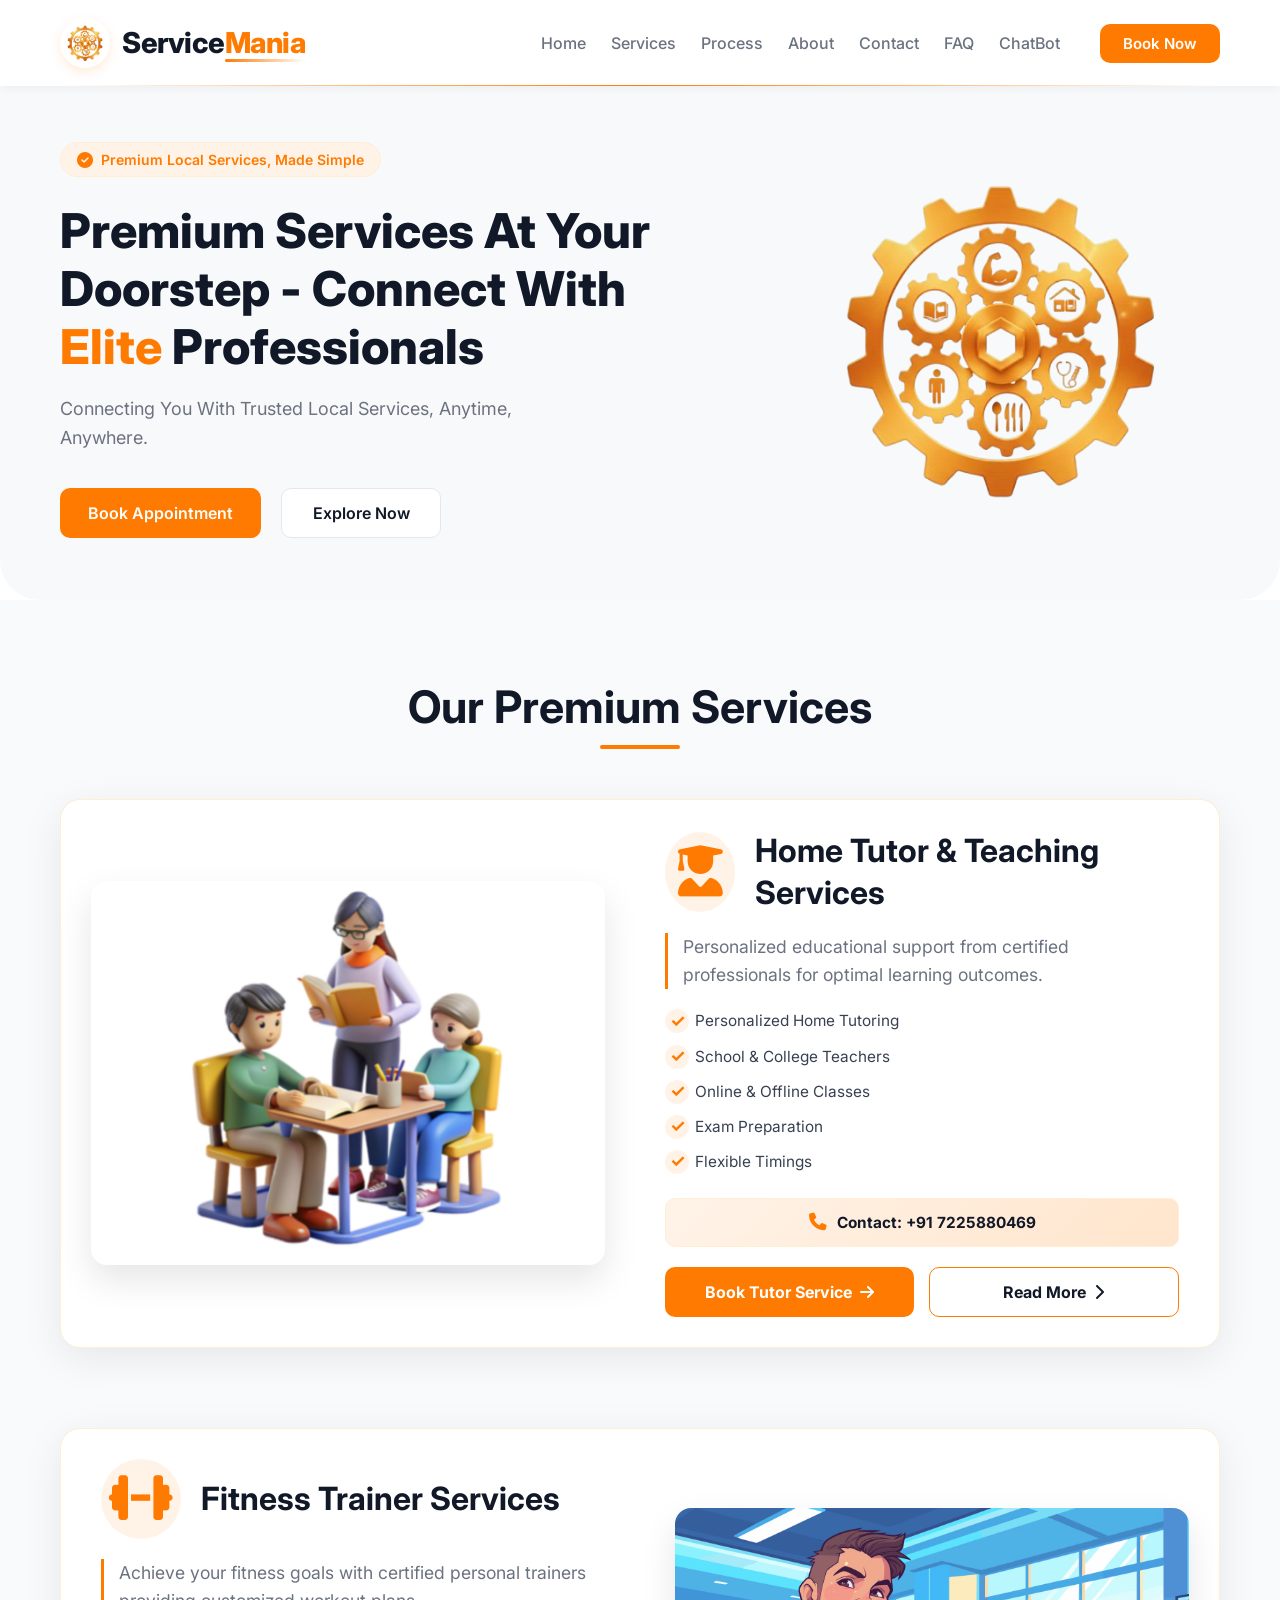
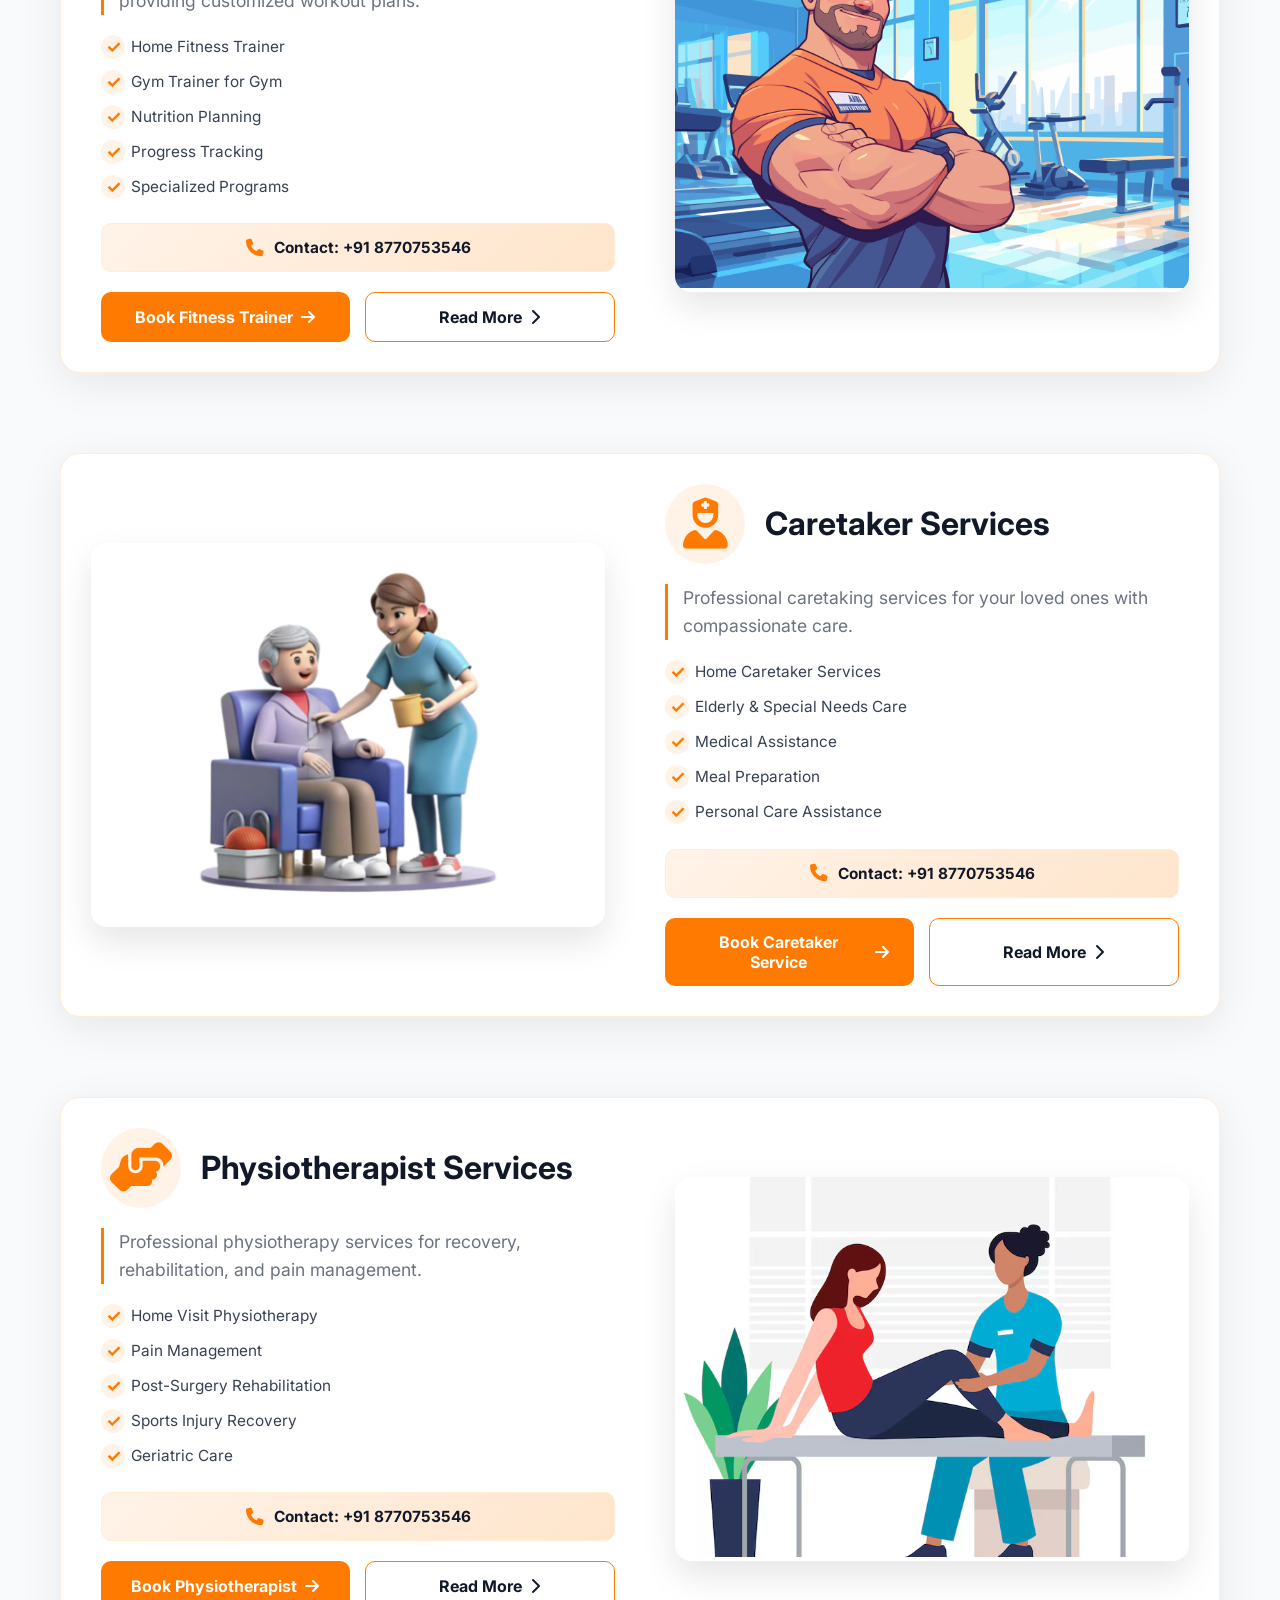
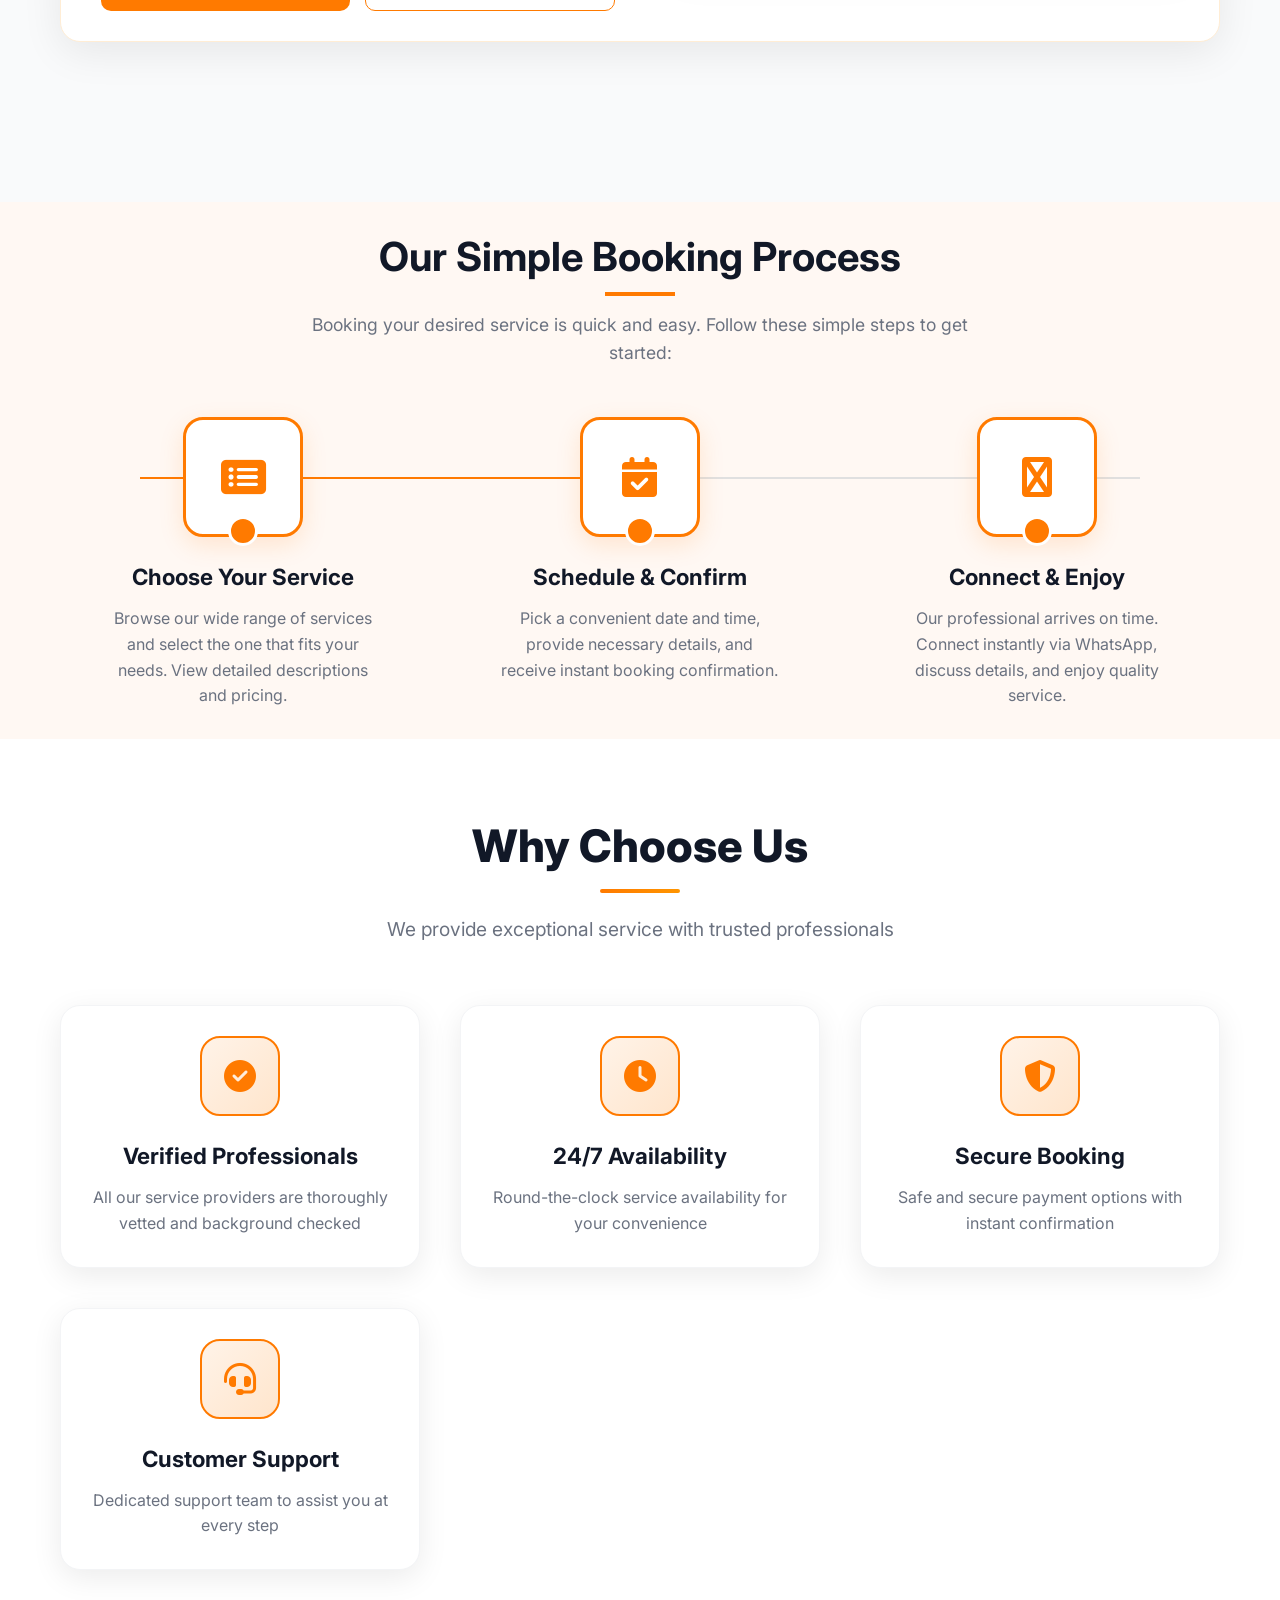
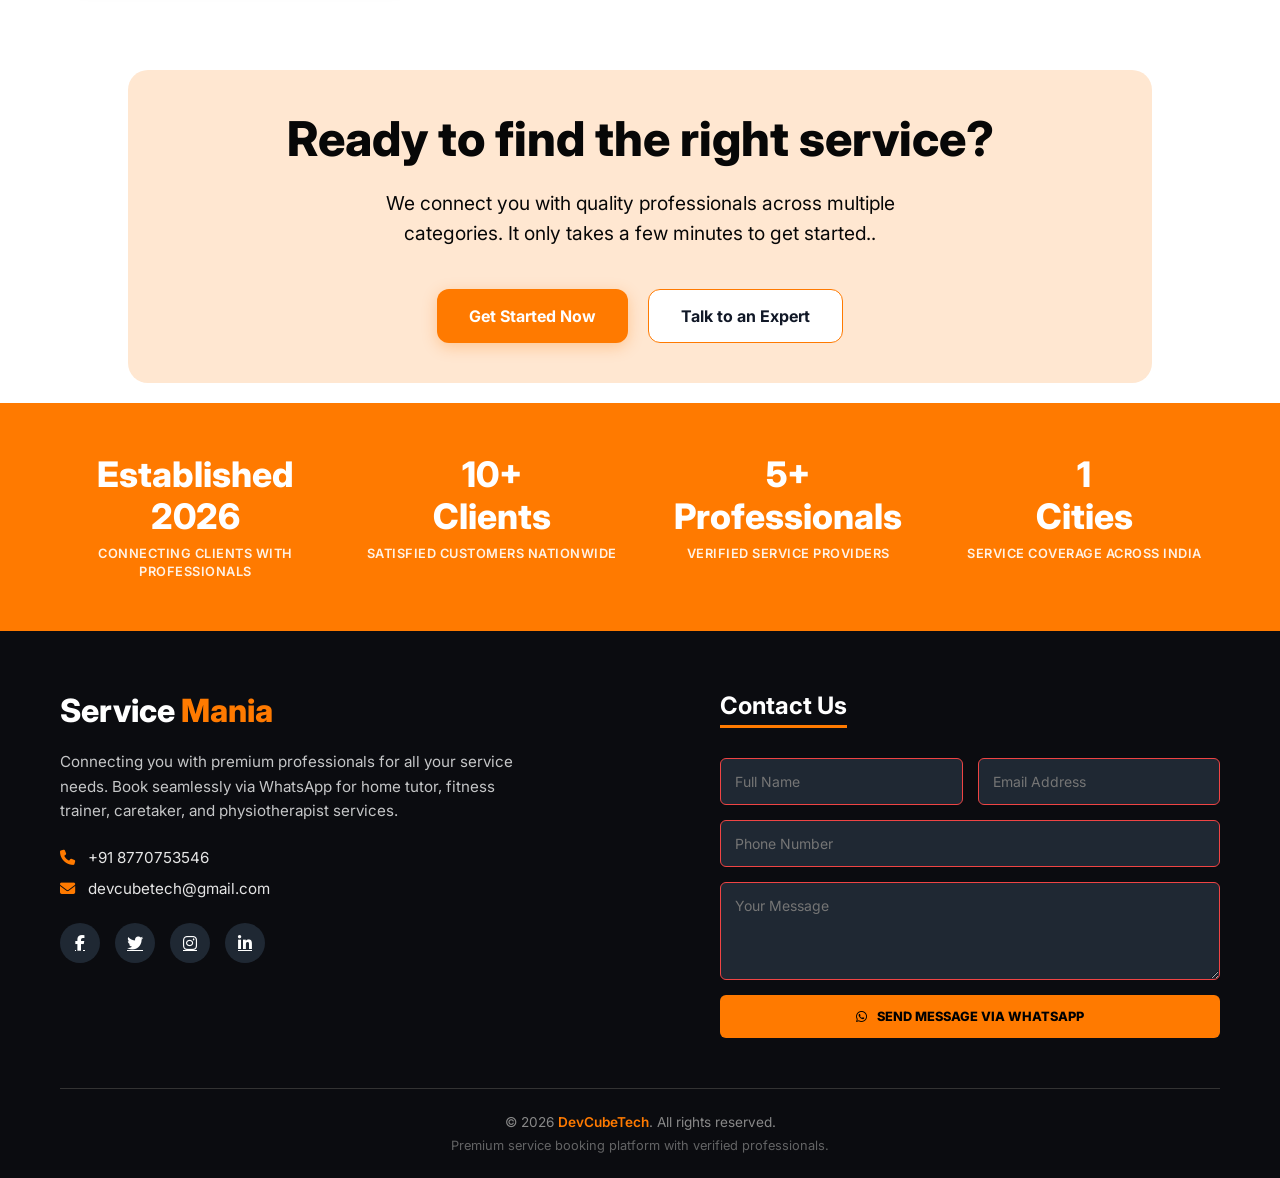
<file: index.html>
<!DOCTYPE html>
<html lang="en">
<head>
    <meta charset="UTF-8" />
    <meta name="viewport" content="width=device-width, initial-scale=1.0">
    <!-- Google tag (gtag.js) -->
<script async src="https://www.googletagmanager.com/gtag/js?id=G-65V86V89R3"></script>
<script>
  window.dataLayer = window.dataLayer || [];
  function gtag(){dataLayer.push(arguments);}
  gtag('js', new Date());

  gtag('config', 'G-65V86V89R3');
</script>
    <link rel="icon" href="img/Logo.png">
    <meta name="description" content="Service Mania connects you with verified professionals for home tutoring, fitness training, caretaking, and physiotherapy. Instant booking and WhatsApp support for a smooth and trusted service experience.">
    <meta name="author" content="Service Mania">
    <title>Service Mania</title>

    <!-- Fonts & Icons -->
    <link href="https://fonts.googleapis.com/css2?family=Inter:wght@400;600;700;800&display=swap" rel="stylesheet">
    <link rel="stylesheet" href="https://cdnjs.cloudflare.com/ajax/libs/font-awesome/6.5.1/css/all.min.css">
    <link rel="preconnect" href="https://fonts.googleapis.com">
    <link rel="preconnect" href="https://fonts.gstatic.com" crossorigin>
    <link href="https://fonts.googleapis.com/css2?family=Poppins:wght@400;500;600;700;800&display=swap" rel="stylesheet">

    <!-- Main CSS -->
    <link rel="stylesheet" href="css/style.css">
</head>

<body>
    <!-- Navbar -->
    <header class="navbar">
        <div class="container">
            <div class="nav-container">
                <div class="logo">
                    <div class="logo-container">
                        <img src="img/Logo.png" alt="Service Mania Logo" class="logo-image">
                        <span class="logo-text">Service<span class="logo-highlight">Mania</span></span>
                    </div>
                </div>

                <div class="nav-menu">
                    <nav class="nav-links">
                        <a href="#home">Home</a>
                        <a href="#services">Services</a>
                        <a href="#process">Process</a>
                        <a href="about.html">About</a>
                        <a href="contact.html">Contact</a>
                        <a href="faq.html">FAQ</a>
                        <a href="chatbot/chatbot.html">ChatBot</a>
                    </nav>

                    <div class="nav-actions">
                        <a href="BookService.html" class="btn primary">Book Now</a>
                    </div>
                </div>
                
                <div class="hamburger">
                    <span></span>
                    <span></span>
                    <span></span>
                </div>
            </div>
        </div>
    </header>

    <!-- Hero Section -->
    <section class="hero" id="home">
        <div class="container">
            <div class="hero-content">
                <!-- Left Column - Text Content -->
                <div class="hero-left">
                    <div class="trust-badge">
                        <i class="fas fa-check-circle"></i>
                        Premium Local Services, Made Simple
                    </div>
                    
                    <h1>
                        Premium Services At Your Doorstep - Connect With <span class="highlight">Elite</span> Professionals
                    </h1>
                    
                    <p class="hero-subtitle">
                        Connecting You With Trusted Local Services, Anytime, Anywhere.
                    </p>
                    
                    <div class="hero-buttons">
                        <a href="#services" class="btn primary">
                            Book Appointment
                        </a>
                        <a href="#services" class="btn secondary">
                            Explore Now
                        </a>
                    </div>
                </div>
                
                <!-- Right Column - Image -->
                <div class="hero-right">
                    <div class="hero-image-container">
                        <img src="img/Logo.png" alt="Healthcare Professional" class="hero-image">
                    </div>
                </div>
            </div>
        </div>
    </section>

    <!-- Services Section -->
    <section class="services-section" id="services">
        <div class="container">
            <h2>Our Premium Services</h2>

            <!-- Service 1: Home Tutor -->
            <div class="service-alternate">
                <div class="service-image">
                    <img src="img/Home Tutor.png" alt="Home Tutor Service">
                </div>
                <div class="service-content">
                    <div class="service-header">
                        <div class="service-icon">
                            <i class="fas fa-user-graduate"></i>
                        </div>
                        <h3>Home Tutor & Teaching Services</h3>
                    </div>
                    <p class="service-description">Personalized educational support from certified professionals for optimal learning outcomes.</p>
                    <ul class="service-features">
                        <li>Personalized Home Tutoring</li>
                        <li>School & College Teachers</li>
                        <li>Online & Offline Classes</li>
                        <li>Exam Preparation</li>
                        <li>Flexible Timings</li>
                    </ul>
                    <div class="service-contact">
                        <p><i class="fas fa-phone"></i> Contact: +91 7225880469</p>
                    </div>
                    <div class="service-action-buttons">
                        <a href="BookService.html" class="btn primary book-btn">
                            Book Tutor Service
                            <i class="fa-solid fa-arrow-right"></i>
                        </a>
                        <a href="services/home-tutor.html" class="btn secondary read-more-btn">
                            Read More
                            <i class="fa-solid fa-chevron-right"></i>
                        </a>
                    </div>
                </div>
            </div>

            <!-- Service 2: Fitness Trainer -->
            <div class="service-alternate reverse">
                <div class="service-image">
                    <img src="img/Gym Trainer.png" alt="Fitness Trainer Service">
                </div>
                <div class="service-content">
                    <div class="service-header">
                        <div class="service-icon">
                            <i class="fas fa-dumbbell"></i>
                        </div>
                        <h3>Fitness Trainer Services</h3>
                    </div>
                    <p class="service-description">Achieve your fitness goals with certified personal trainers providing customized workout plans.</p>
                    <ul class="service-features">
                        <li>Home Fitness Trainer</li>
                        <li>Gym Trainer for Gym</li>
                        <li>Nutrition Planning</li>
                        <li>Progress Tracking</li>
                        <li>Specialized Programs</li>
                    </ul>
                    <div class="service-contact">
                        <p><i class="fas fa-phone"></i> Contact: +91 8770753546</p>
                    </div>
                    <div class="service-action-buttons">
                        <a href="BookService.html" class="btn primary book-btn">
                            Book Fitness Trainer
                            <i class="fa-solid fa-arrow-right"></i>
                        </a>
                        <a href="services/fitness-trainer.html" class="btn secondary read-more-btn">
                            Read More
                            <i class="fa-solid fa-chevron-right"></i>
                        </a>
                    </div>
                </div>
            </div>

            <!-- Service 3: Caretaker -->
            <div class="service-alternate">
                <div class="service-image">
                    <img src="img/Caretaker.png" alt="Caretaker Service">
                </div>
                <div class="service-content">
                    <div class="service-header">
                        <div class="service-icon">
                            <i class="fas fa-user-nurse"></i>
                        </div>
                        <h3>Caretaker Services</h3>
                    </div>
                    <p class="service-description">Professional caretaking services for your loved ones with compassionate care.</p>
                    <ul class="service-features">
                        <li>Home Caretaker Services</li>
                        <li>Elderly & Special Needs Care</li>
                        <li>Medical Assistance</li>
                        <li>Meal Preparation</li>
                        <li>Personal Care Assistance</li>
                    </ul>
                    <div class="service-contact">
                        <p><i class="fas fa-phone"></i> Contact: +91 8770753546</p>
                    </div>
                    <div class="service-action-buttons">
                        <a href="BookService.html" class="btn primary book-btn">
                            Book Caretaker Service
                            <i class="fa-solid fa-arrow-right"></i>
                        </a>
                        <a href="services/caretaker.html" class="btn secondary read-more-btn">
                            Read More
                            <i class="fa-solid fa-chevron-right"></i>
                        </a>
                    </div>
                </div>
            </div>

            <!-- Service 4: Physiotherapist -->
            <div class="service-alternate reverse">
                <div class="service-image">
                    <img src="img/Physiotherapist.png" alt="Physiotherapist Service">
                </div>
                <div class="service-content">
                    <div class="service-header">
                        <div class="service-icon">
                            <i class="fas fa-hands-helping"></i>
                        </div>
                        <h3>Physiotherapist Services</h3>
                    </div>
                    <p class="service-description">Professional physiotherapy services for recovery, rehabilitation, and pain management.</p>
                    <ul class="service-features">
                        <li>Home Visit Physiotherapy</li>
                        <li>Pain Management</li>
                        <li>Post-Surgery Rehabilitation</li>
                        <li>Sports Injury Recovery</li>
                        <li>Geriatric Care</li>
                    </ul>
                    <div class="service-contact">
                        <p><i class="fas fa-phone"></i> Contact: +91 8770753546</p>
                    </div>
                    <div class="service-action-buttons">
                        <a href="BookService.html" class="btn primary book-btn">
                            Book Physiotherapist
                            <i class="fa-solid fa-arrow-right"></i>
                        </a>
                        <a href="services/physiotherapist.html" class="btn secondary read-more-btn">
                            Read More
                            <i class="fa-solid fa-chevron-right"></i>
                        </a>
                    </div>
                </div>
            </div>
        </div>
    </section>

    <!-- Process Section -->
    <section class="process-section">
        <div class="container">
            <h2>Our Simple Booking Process</h2>
            <p class="process-subtitle">Booking your desired service is quick and easy. Follow these simple steps to get started:</p>
            <div class="process-steps">
                <div class="process-step">
                    <div class="step-icon">
                        <i class="fas fa-list-alt"></i>
                    </div>
                    <h3>Choose Your Service</h3>
                    <p>Browse our wide range of services and select the one that fits your needs. View detailed descriptions and pricing.</p>
                </div>
                <div class="process-step">
                    <div class="step-icon">
                        <i class="fas fa-calendar-check"></i>
                    </div>
                    <h3>Schedule & Confirm</h3>
                    <p>Pick a convenient date and time, provide necessary details, and receive instant booking confirmation.</p>
                </div>
                <div class="process-step">
                    <div class="step-icon">
                        <i class="fas fa-whatsapp"></i>
                    </div>
                    <h3>Connect & Enjoy</h3>
                    <p>Our professional arrives on time. Connect instantly via WhatsApp, discuss details, and enjoy quality service.</p>
                </div>
            </div>
        </div>
    </section>

    <!-- Why Choose Us Section -->
    <section class="why-choose-section">
        <div class="container">
            <h2>Why Choose Us</h2>
            <p class="why-subtitle">We provide exceptional service with trusted professionals</p>
            <div class="why-grid">
                <div class="why-item">
                    <div class="why-icon">
                        <i class="fas fa-check-circle"></i>
                    </div>
                    <h3>Verified Professionals</h3>
                    <p>All our service providers are thoroughly vetted and background checked</p>
                </div>
                <div class="why-item">
                    <div class="why-icon">
                        <i class="fas fa-clock"></i>
                    </div>
                    <h3>24/7 Availability</h3>
                    <p>Round-the-clock service availability for your convenience</p>
                </div>
                <div class="why-item">
                    <div class="why-icon">
                        <i class="fas fa-shield-alt"></i>
                    </div>
                    <h3>Secure Booking</h3>
                    <p>Safe and secure payment options with instant confirmation</p>
                </div>
                <div class="why-item">
                    <div class="why-icon">
                        <i class="fas fa-headset"></i>
                    </div>
                    <h3>Customer Support</h3>
                    <p>Dedicated support team to assist you at every step</p>
                </div>
            </div>
        </div>
    </section>

    <!-- CTA Banner Section -->
    <section class="cta-banner-section">
        <div class="container">
            <div class="cta-banner-content">
                <h2>Ready to find the right service?</h2>
                <p class="cta-subtitle">We connect you with quality professionals across multiple categories.
It only takes a few minutes to get started..</p>
                <div class="cta-buttons">
                    <a href="#services" class="btn primary cta-btn-primary">Get Started Now</a>
                    <a href="#contact" class="btn secondary cta-btn-secondary">Talk to an Expert</a>
                </div>
            </div>
        </div>
    </section>

    <!-- Stats Section -->
    <section class="stats-section">
        <div class="container">
            <div class="stats-grid">
                <div class="stat-item">
                    <h3>Established <br>2026</h3>
                    <p>CONNECTING CLIENTS WITH PROFESSIONALS</p>
                </div>
                <div class="stat-item">
                    <h3>10+ <br>Clients</h3>
                    <p>SATISFIED CUSTOMERS NATIONWIDE</p>
                </div>
                <div class="stat-item">
                    <h3>5+ <br>Professionals</h3>
                    <p>VERIFIED SERVICE PROVIDERS</p>
                </div>
                <div class="stat-item">
                    <h3>1 <br>Cities</h3>
                    <p>SERVICE COVERAGE ACROSS INDIA</p>
                </div>
            </div>
        </div>
    </section>

    <!-- Footer -->
    <footer class="footer" id="contact">
        <div class="container">
            <div class="footer-container">
                <!-- Left Column -->
                <div class="footer-left">
                    <h2 class="footer-logo">Service <span class="highlight">Mania</span></h2>
                    <p class="footer-desc">
                        Connecting you with premium professionals for all your service needs.
                        Book seamlessly via WhatsApp for home tutor, fitness trainer, caretaker, and physiotherapist services.
                    </p>

                    <div class="contact-info">
                        <p><i class="fas fa-phone"></i> +91 8770753546</p>
                        <p><i class="fas fa-envelope"></i> devcubetech@gmail.com</p>
                    </div>

                    <div class="social-icons">
                        <a href="#"><i class="fab fa-facebook-f"></i></a>
                        <a href="#"><i class="fab fa-twitter"></i></a>
                        <a href="#"><i class="fab fa-instagram"></i></a>
                        <a href="#"><i class="fab fa-linkedin-in"></i></a>
                    </div>
                </div>

                <!-- Right Column -->
                <div class="footer-right">
                    <h3>Contact Us</h3>
                    <form class="footer-form" id="contactForm">
                        <div class="form-row">
                            <input type="text" id="contactName" placeholder="Full Name" required>
                            <input type="email" id="contactEmail" placeholder="Email Address" required>
                        </div>
                        <input type="tel" id="contactPhone" placeholder="Phone Number" required>
                        <textarea id="contactMessage" placeholder="Your Message" rows="4" required></textarea>
                        <button type="submit" class="btn-whatsapp">
                            <i class="fab fa-whatsapp"></i> SEND MESSAGE VIA WHATSAPP
                        </button>
                    </form>
                </div>
            </div>

            <div class="footer-bottom">
                <p>&copy; <span id="currentYear"></span> <a href="https://www.devcubetech.com/" target="_blank" class="devcube-link">DevCubeTech</a>. All rights reserved.</p>
                <p class="footer-tagline">Premium service booking platform with verified professionals.</p>
            </div>
        </div>
    </footer>

    <script src="js/script.js"></script>
</body>
</html>
</file>
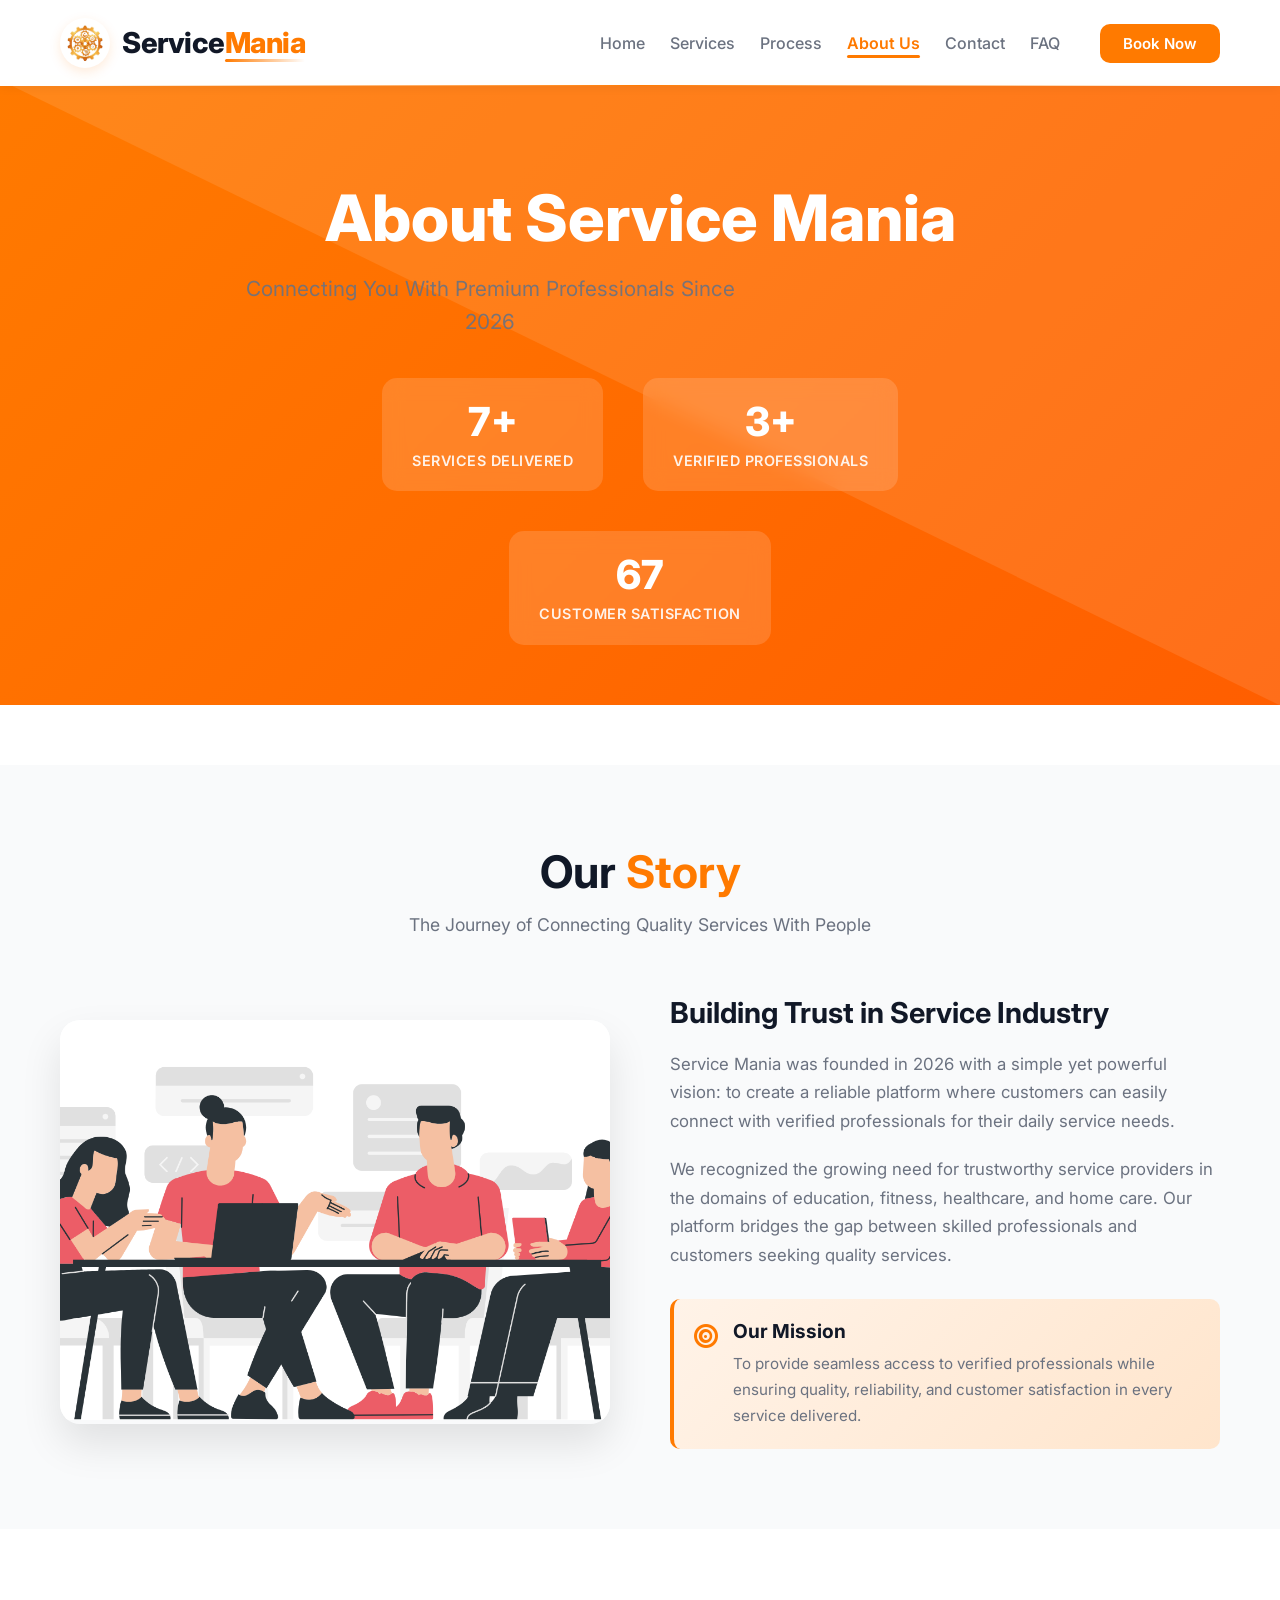
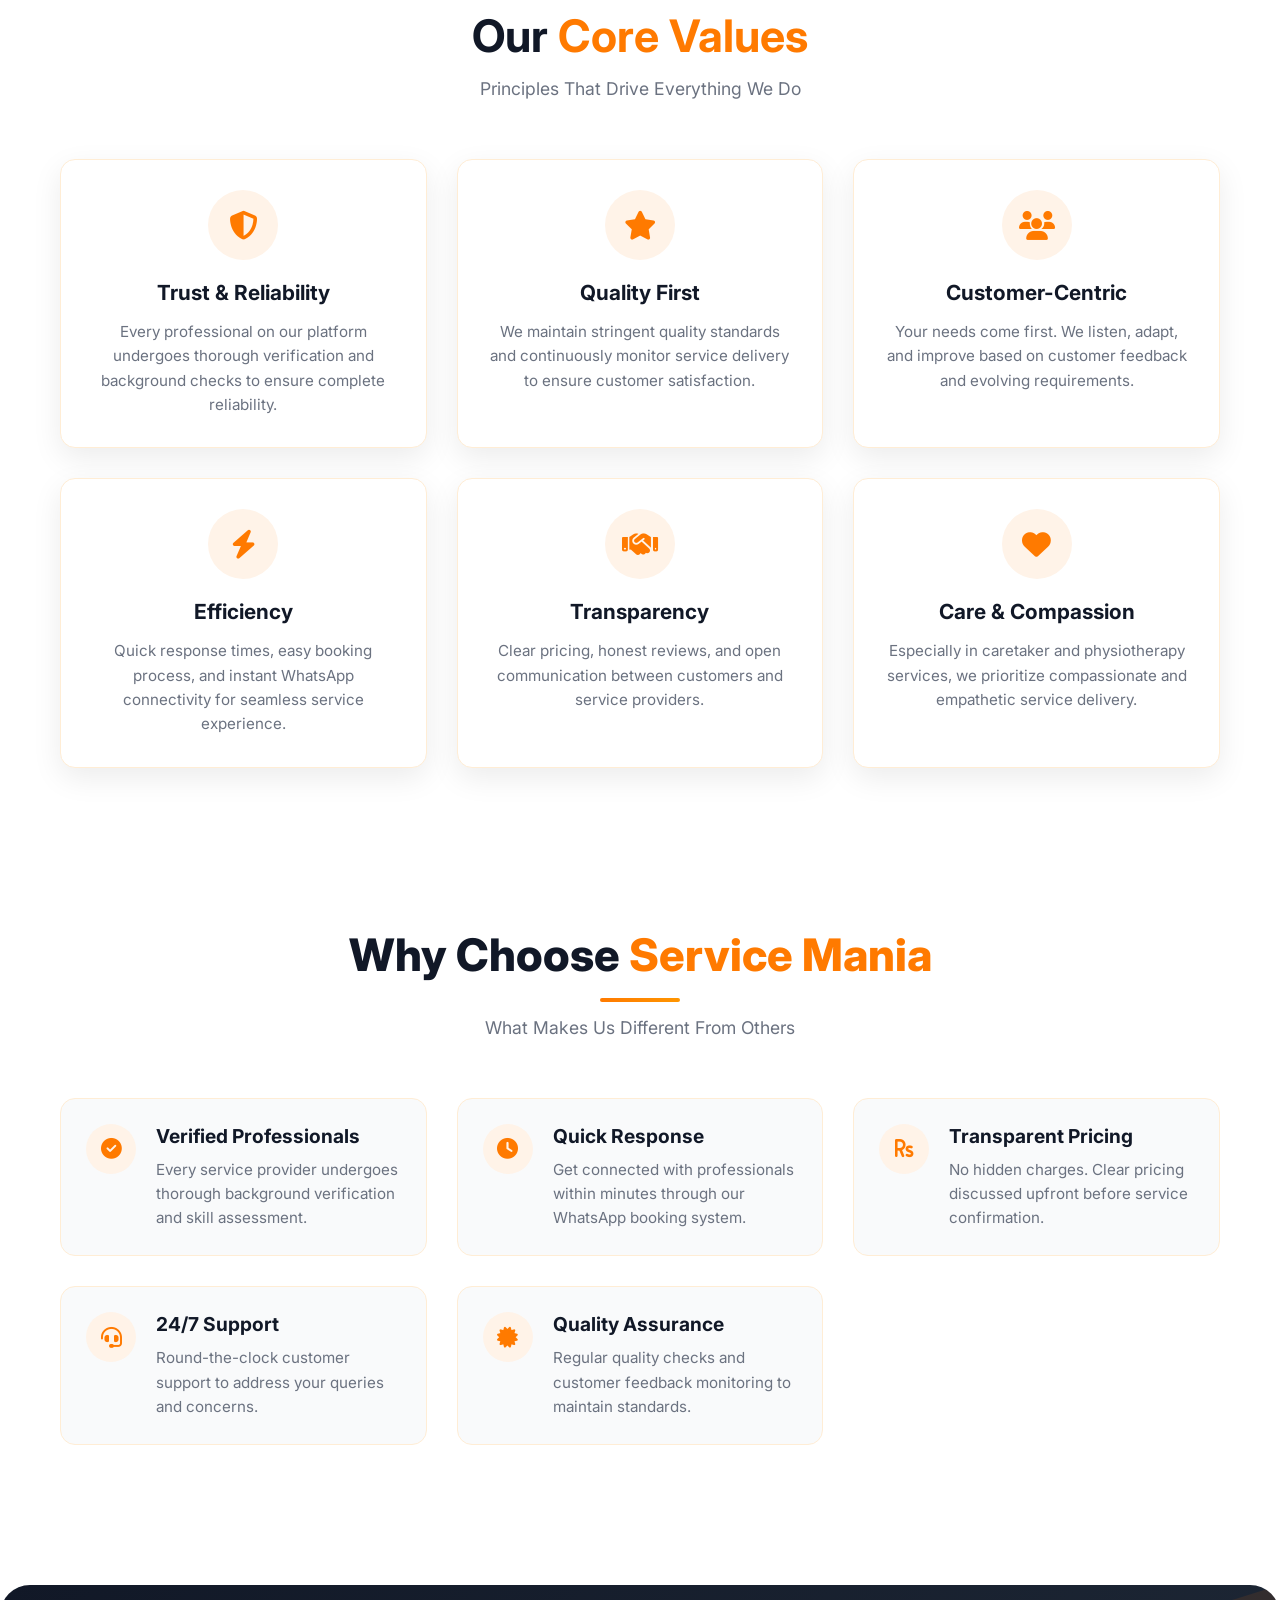
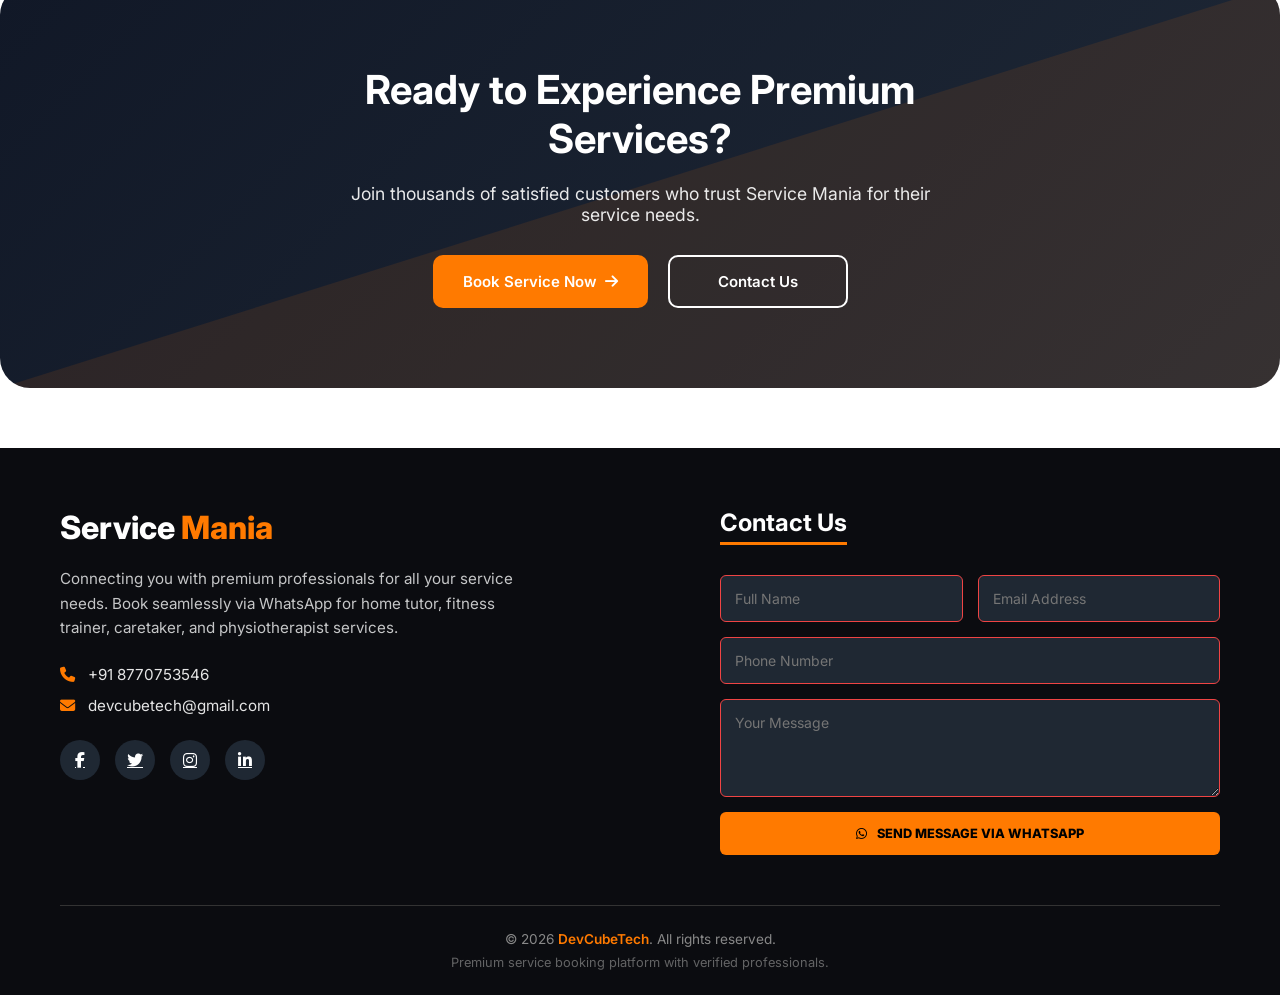
<file: about.html>
<!DOCTYPE html>
<html lang="en">
<head>
    <meta charset="UTF-8" />
    <meta name="viewport" content="width=device-width, initial-scale=1.0">
    <!-- Google tag (gtag.js) -->
    <script async src="https://www.googletagmanager.com/gtag/js?id=G-65V86V89R3"></script>
    <script>
        window.dataLayer = window.dataLayer || [];
        function gtag(){dataLayer.push(arguments);}
        gtag('js', new Date());
        gtag('config', 'G-65V86V89R3');
    </script>
    <link rel="icon" href="img/Logo.png">
    <meta name="description" content="Learn about Service Mania's mission to connect customers with verified professionals for home services. Our story, values, and commitment to excellence.">
    <meta name="author" content="Service Mania">
    <title>About Us - Service Mania</title>

    <!-- Fonts & Icons -->
    <link href="https://fonts.googleapis.com/css2?family=Inter:wght@400;600;700;800&display=swap" rel="stylesheet">
    <link rel="stylesheet" href="https://cdnjs.cloudflare.com/ajax/libs/font-awesome/6.5.1/css/all.min.css">
    <link rel="preconnect" href="https://fonts.googleapis.com">
    <link rel="preconnect" href="https://fonts.gstatic.com" crossorigin>
    <link href="https://fonts.googleapis.com/css2?family=Poppins:wght@400;500;600;700;800&display=swap" rel="stylesheet">

    <!-- Main CSS -->
    <link rel="stylesheet" href="css/style.css">
    <!-- About Page CSS -->
    <link rel="stylesheet" href="css/about.css">
</head>

<body>
    <!-- Navbar -->
    <header class="navbar">
        <div class="container">
            <div class="nav-container">
                <div class="logo">
                    <div class="logo-container">
                        <img src="img/Logo.png" alt="Service Mania Logo" class="logo-image">
                        <span class="logo-text">Service<span class="logo-highlight">Mania</span></span>
                    </div>
                </div>

                <div class="nav-menu">
                    <nav class="nav-links">
                        <a href="index.html">Home</a>
                        <a href="index.html#services">Services</a>
                        <a href="index.html#process">Process</a>
                        <a href="about.html" class="active">About Us</a>
                        <a href="contact.html">Contact</a>
                        <a href="faq.html">FAQ</a>
                    </nav>

                    <div class="nav-actions">
                        <a href="BookService.html" class="btn primary">Book Now</a>
                    </div>
                </div>
                
                <div class="hamburger">
                    <span></span>
                    <span></span>
                    <span></span>
                </div>
            </div>
        </div>
    </header>

    <!-- About Hero Section -->
    <section class="about-hero">
        <div class="container">
            <div class="about-hero-content">
                <h1>About <span class="highlight" style="color: white;">Service Mania</span></h1>
                <p class="hero-subtitle">Connecting You With Premium Professionals Since 2026</p>
                <div class="hero-stats">
                    <div class="stat-item">
                        <h3>10+</h3>
                        <p>Services Delivered</p>
                    </div>
                    <div class="stat-item">
                        <h3>5+</h3>
                        <p>Verified Professionals</p>
                    </div>
                    <div class="stat-item">
                        <h3>90%</h3>
                        <p>Customer Satisfaction</p>
                    </div>
                </div>
            </div>
        </div>
    </section>

    <!-- Our Story Section -->
    <section class="story-section">
        <div class="container">
            <div class="section-header">
                <h2>Our <span class="highlight">Story</span></h2>
                <p class="section-subtitle">The Journey of Connecting Quality Services With People</p>
            </div>
            
            <div class="story-content">
                <div class="story-image">
                    <img src="img/about.png" alt="Service Mania Team">
                </div>
                <div class="story-text">
                    <h3>Building Trust in Service Industry</h3>
                    <p>Service Mania was founded in 2026 with a simple yet powerful vision: to create a reliable platform where customers can easily connect with verified professionals for their daily service needs.</p>
                    <p>We recognized the growing need for trustworthy service providers in the domains of education, fitness, healthcare, and home care. Our platform bridges the gap between skilled professionals and customers seeking quality services.</p>
                    <div class="story-highlight">
                        <i class="fas fa-bullseye"></i>
                        <div>
                            <h4>Our Mission</h4>
                            <p>To provide seamless access to verified professionals while ensuring quality, reliability, and customer satisfaction in every service delivered.</p>
                        </div>
                    </div>
                </div>
            </div>
        </div>
    </section>

    <!-- Our Values Section -->
    <section class="values-section">
        <div class="container">
            <div class="section-header">
                <h2>Our <span class="highlight">Core Values</span></h2>
                <p class="section-subtitle">Principles That Drive Everything We Do</p>
            </div>
            
            <div class="values-grid">
                <div class="value-card">
                    <div class="value-icon">
                        <i class="fas fa-shield-alt"></i>
                    </div>
                    <h3>Trust & Reliability</h3>
                    <p>Every professional on our platform undergoes thorough verification and background checks to ensure complete reliability.</p>
                </div>
                
                <div class="value-card">
                    <div class="value-icon">
                        <i class="fas fa-star"></i>
                    </div>
                    <h3>Quality First</h3>
                    <p>We maintain stringent quality standards and continuously monitor service delivery to ensure customer satisfaction.</p>
                </div>
                
                <div class="value-card">
                    <div class="value-icon">
                        <i class="fas fa-users"></i>
                    </div>
                    <h3>Customer-Centric</h3>
                    <p>Your needs come first. We listen, adapt, and improve based on customer feedback and evolving requirements.</p>
                </div>
                
                <div class="value-card">
                    <div class="value-icon">
                        <i class="fas fa-bolt"></i>
                    </div>
                    <h3>Efficiency</h3>
                    <p>Quick response times, easy booking process, and instant WhatsApp connectivity for seamless service experience.</p>
                </div>
                
                <div class="value-card">
                    <div class="value-icon">
                        <i class="fas fa-handshake"></i>
                    </div>
                    <h3>Transparency</h3>
                    <p>Clear pricing, honest reviews, and open communication between customers and service providers.</p>
                </div>
                
                <div class="value-card">
                    <div class="value-icon">
                        <i class="fas fa-heart"></i>
                    </div>
                    <h3>Care & Compassion</h3>
                    <p>Especially in caretaker and physiotherapy services, we prioritize compassionate and empathetic service delivery.</p>
                </div>
            </div>
        </div>
    </section>

    <!-- Why Choose Us Section -->
    <section class="why-choose-section">
        <div class="container">
            <div class="section-header">
                <h2>Why Choose <span class="highlight">Service Mania</span></h2>
                <p class="section-subtitle">What Makes Us Different From Others</p>
            </div>
            
            <div class="benefits-grid">
                <div class="benefit-item">
                    <div class="benefit-icon">
                        <i class="fas fa-check-circle"></i>
                    </div>
                    <div class="benefit-content">
                        <h3>Verified Professionals</h3>
                        <p>Every service provider undergoes thorough background verification and skill assessment.</p>
                    </div>
                </div>
                
                <div class="benefit-item">
                    <div class="benefit-icon">
                        <i class="fas fa-clock"></i>
                    </div>
                    <div class="benefit-content">
                        <h3>Quick Response</h3>
                        <p>Get connected with professionals within minutes through our WhatsApp booking system.</p>
                    </div>
                </div>
                
                <div class="benefit-item">
                    <div class="benefit-icon">
                        <i class="fas fa-rupee-sign"></i>
                    </div>
                    <div class="benefit-content">
                        <h3>Transparent Pricing</h3>
                        <p>No hidden charges. Clear pricing discussed upfront before service confirmation.</p>
                    </div>
                </div>
                
                <div class="benefit-item">
                    <div class="benefit-icon">
                        <i class="fas fa-headset"></i>
                    </div>
                    <div class="benefit-content">
                        <h3>24/7 Support</h3>
                        <p>Round-the-clock customer support to address your queries and concerns.</p>
                    </div>
                </div>
                
                <div class="benefit-item">
                    <div class="benefit-icon">
                        <i class="fas fa-certificate"></i>
                    </div>
                    <div class="benefit-content">
                        <h3>Quality Assurance</h3>
                        <p>Regular quality checks and customer feedback monitoring to maintain standards.</p>
                    </div>
                </div>
                
                <div class="benefit-item">
                    <div class="benefit-icon">
                        <i class="fas fa-shield-alt"></i>
                    </div>
                    <div class="benefit-content">
                        <h3>Safety First</h3>
                        <p>Your safety is our priority. All professionals follow strict safety protocols.</p>
                    </div>
                </div>
            </div>
        </div>
    </section>

    <!-- CTA Section -->
    <section class="about-cta">
        <div class="container">
            <div class="cta-content">
                <h2>Ready to Experience Premium Services?</h2>
                <p>Join thousands of satisfied customers who trust Service Mania for their service needs.</p>
                <div class="cta-buttons">
                    <a href="BookService.html" class="btn primary">
                        Book Service Now
                        <i class="fa-solid fa-arrow-right"></i>
                    </a>
                    <a href="contact.html" class="btn secondary">Contact Us</a>
                </div>
            </div>
        </div>
    </section>

    <!-- Footer -->
    <footer class="footer" id="contact">
        <div class="container">
            <div class="footer-container">
                <!-- Left Column -->
                <div class="footer-left">
                    <h2 class="footer-logo">Service <span class="highlight">Mania</span></h2>
                    <p class="footer-desc">
                        Connecting you with premium professionals for all your service needs.
                        Book seamlessly via WhatsApp for home tutor, fitness trainer, caretaker, and physiotherapist services.
                    </p>

                    <div class="contact-info">
                        <p><i class="fas fa-phone"></i> +91 8770753546</p>
                        <p><i class="fas fa-envelope"></i> devcubetech@gmail.com</p>
                    </div>

                    <div class="social-icons">
                        <a href="#"><i class="fab fa-facebook-f"></i></a>
                        <a href="#"><i class="fab fa-twitter"></i></a>
                        <a href="#"><i class="fab fa-instagram"></i></a>
                        <a href="#"><i class="fab fa-linkedin-in"></i></a>
                    </div>
                </div>

                <!-- Right Column -->
                <div class="footer-right">
                    <h3>Contact Us</h3>
                    <form class="footer-form" id="contactForm">
                        <div class="form-row">
                            <input type="text" id="contactName" placeholder="Full Name" required>
                            <input type="email" id="contactEmail" placeholder="Email Address" required>
                        </div>
                        <input type="tel" id="contactPhone" placeholder="Phone Number" required>
                        <textarea id="contactMessage" placeholder="Your Message" rows="4" required></textarea>
                        <button type="submit" class="btn-whatsapp">
                            <i class="fab fa-whatsapp"></i> SEND MESSAGE VIA WHATSAPP
                        </button>
                    </form>
                </div>
            </div>

            <div class="footer-bottom">
                <p>&copy; <span id="currentYear"></span> <a href="https://www.devcubetech.com/" target="_blank" class="devcube-link">DevCubeTech</a>. All rights reserved.</p>
                <p class="footer-tagline">Premium service booking platform with verified professionals.</p>
            </div>
        </div>
    </footer>

    <script src="js/script.js"></script>
    <script src="js/about.js"></script>
</body>
</html>
</file>
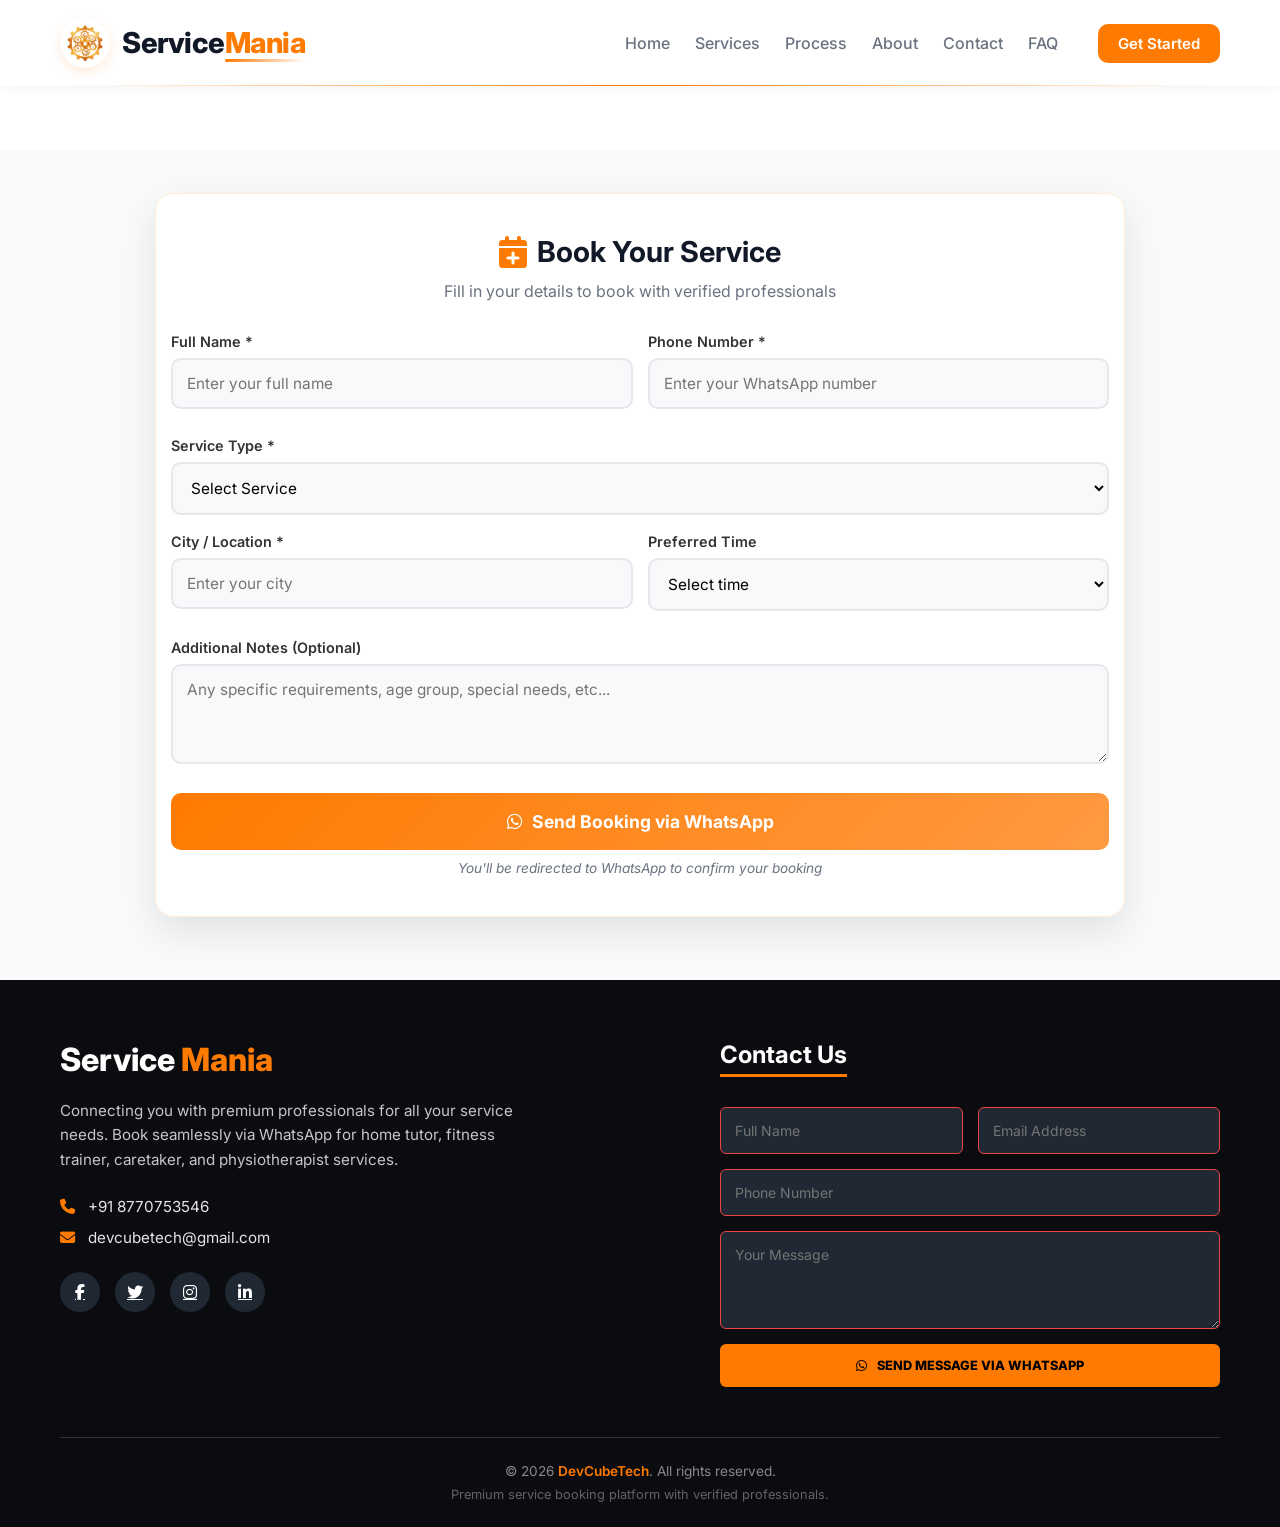
<file: bookservice.html>
<!DOCTYPE html>
<html lang="en">

<head>
    <meta charset="UTF-8" />
    <meta name="viewport" content="width=device-width, initial-scale=1.0">
    <link rel="icon" href="img/Logo.png">
    <meta name="description" content="Book premium services with Service Mania - Home tutoring, fitness training, caretaking, and physiotherapy with verified professionals.">
    <meta name="author" content="Service Mania">
    <title>Book Service | Service Mania</title>
    
    <!-- Fonts & Icons -->
    <link href="https://fonts.googleapis.com/css2?family=Inter:wght@400;600;700;800&display=swap" rel="stylesheet">
    <link rel="stylesheet" href="https://cdnjs.cloudflare.com/ajax/libs/font-awesome/6.5.1/css/all.min.css">
    <link rel="preconnect" href="https://fonts.googleapis.com">
    <link rel="preconnect" href="https://fonts.gstatic.com" crossorigin>
    <link href="https://fonts.googleapis.com/css2?family=Poppins:wght@400;500;600;700;800&display=swap" rel="stylesheet">

    <!-- CSS -->
    <link rel="stylesheet" href="css/style.css">
    <link rel="stylesheet" href="css/bookservice.css">
</head>

<body>
    <!-- Navbar -->
    <header class="navbar">
        <div class="container">
            <div class="nav-container">
                <div class="logo">
                    <div class="logo-container">
                        <img src="img/Logo.png" alt="Service Mania Logo" class="logo-image">
                        <span class="logo-text">Service<span class="logo-highlight">Mania</span></span>
                    </div>
                </div>

                <div class="nav-menu">
                    <nav class="nav-links">
                        <a href="index.html#home">Home</a>
                        <a href="index.html#services">Services</a>
                        <a href="index.html#process">Process</a>
                        <a href="about.html">About</a>
                        <a href="index.html#contact">Contact</a>
                        <a href="faq.html">FAQ</a>
                    </nav>

                    <div class="nav-actions">
                        <a href="index.html#contact" class="btn primary">Get Started</a>
                    </div>
                </div>
                
                <div class="hamburger">
                    <span></span>
                    <span></span>
                    <span></span>
                </div>
            </div>
        </div>
    </header>

    <!-- Rest of the file remains the same -->
    <!-- Booking Form Section -->
    <section class="booking-section">
        <div class="container">
            <div class="booking-container">
                <div class="booking-form-container">
                    <div class="booking-form-card">
                        <div class="form-header">
                            <h3><i class="fas fa-calendar-plus"></i> Book Your Service</h3>
                            <p>Fill in your details to book with verified professionals</p>
                        </div>
                        
                        <form id="bookingForm" class="booking-form">
                            <div class="form-row">
                                <div class="form-group form-group-half">
                                    <label for="fullName">Full Name *</label>
                                    <input type="text" id="fullName" name="fullName" required placeholder="Enter your full name">
                                </div>

                                <div class="form-group form-group-half">
                                    <label for="phoneNumber">Phone Number *</label>
                                    <input type="tel" id="phoneNumber" name="phoneNumber" required placeholder="Enter your WhatsApp number">
                                </div>
                            </div>

                            <div class="form-group">
                                <label for="serviceType">Service Type *</label>
                                <select id="serviceType" name="serviceType" required>
                                    <option value="">Select Service</option>
                                    <option value="Home Tutor & Teaching Services">Home Tutor & Teaching Services</option>
                                    <option value="Fitness Trainer Services">Fitness Trainer Services</option>
                                    <option value="Caretaker Services">Caretaker Services</option>
                                    <option value="Physiotherapist Services">Physiotherapist Services</option>
                                </select>
                            </div>

                            <!-- Service-specific fields container (initially hidden) -->
                            <div id="serviceSpecificFieldsContainer" class="service-specific-container" style="display: none;">
                                <h4 class="service-fields-title"><i class="fas fa-info-circle"></i> Service Specific Details</h4>
                                
                                <!-- Home Tutor Specific Fields -->
                                <div id="tutorFields" class="service-specific-fields">
                                    <div class="form-row">
                                        <div class="form-group form-group-half">
                                            <label for="classGrade">Class / Grade *</label>
                                            <select id="classGrade" name="classGrade" disabled>
                                                <option value="">Select Class/Grade</option>
                                                <option value="Class 1-5">Class 1-5</option>
                                                <option value="Class 6-8">Class 6-8</option>
                                                <option value="Class 9-10">Class 9-10</option>
                                                <option value="Class 11-12">Class 11-12</option>
                                                <option value="College Level">College Level</option>
                                                <option value="Competitive Exams">Competitive Exams</option>
                                            </select>
                                        </div>

                                        <div class="form-group form-group-half">
                                            <label for="subjects">Subjects</label>
                                            <input type="text" id="subjects" name="subjects" disabled placeholder="e.g., Math, Science, English">
                                        </div>
                                    </div>
                                </div>

                                <!-- Fitness Trainer Specific Fields -->
                                <div id="gymFields" class="service-specific-fields">
                                    <div class="form-row">
                                        <div class="form-group form-group-half">
                                            <label for="fitnessGoal">Fitness Goal *</label>
                                            <select id="fitnessGoal" name="fitnessGoal" disabled>
                                                <option value="">Select Goal</option>
                                                <option value="Weight Loss">Weight Loss</option>
                                                <option value="Weight Gain">Weight Gain</option>
                                                <option value="Muscle Building">Muscle Building</option>
                                                <option value="General Fitness">General Fitness</option>
                                                <option value="Body Toning">Body Toning</option>
                                                <option value="Sports Specific">Sports Specific</option>
                                            </select>
                                        </div>

                                        <div class="form-group form-group-half">
                                            <label for="sessionType">Session Type</label>
                                            <select id="sessionType" name="sessionType" disabled>
                                                <option value="">Select Type</option>
                                                <option value="One-on-One">One-on-One</option>
                                                <option value="Group Session">Group Session</option>
                                                <option value="Couple Session">Couple Session</option>
                                            </select>
                                        </div>
                                    </div>
                                </div>

                                <!-- Caretaker Specific Fields -->
                                <div id="caretakerFields" class="service-specific-fields">
                                    <div class="form-row">
                                        <div class="form-group form-group-half">
                                            <label for="careType">Type of Care *</label>
                                            <select id="careType" name="careType" disabled>
                                                <option value="">Select Care Type</option>
                                                <option value="Elderly Care">Elderly Care</option>
                                                <option value="Child Care">Child Care</option>
                                                <option value="Patient Care">Patient Care</option>
                                                <option value="Post-Surgery Care">Post-Surgery Care</option>
                                                <option value="General Assistance">General Assistance</option>
                                            </select>
                                        </div>

                                        <div class="form-group form-group-half">
                                            <label for="shiftDuration">Shift Duration</label>
                                            <select id="shiftDuration" name="shiftDuration" disabled>
                                                <option value="">Select Duration</option>
                                                <option value="4 hours">4 hours</option>
                                                <option value="8 hours">8 hours</option>
                                                <option value="12 hours">12 hours</option>
                                                <option value="24 hours">24 hours</option>
                                                <option value="Live-in">Live-in</option>
                                            </select>
                                        </div>
                                    </div>
                                </div>

                                <!-- Physiotherapist Specific Fields -->
                                <div id="physioFields" class="service-specific-fields">
                                    <div class="form-row">
                                        <div class="form-group form-group-half">
                                            <label for="therapyType">Type of Therapy *</label>
                                            <select id="therapyType" name="therapyType" disabled>
                                                <option value="">Select Therapy Type</option>
                                                <option value="Pain Management">Pain Management</option>
                                                <option value="Post-Surgery Rehabilitation">Post-Surgery Rehabilitation</option>
                                                <option value="Sports Injury Recovery">Sports Injury Recovery</option>
                                                <option value="Geriatric Care">Geriatric Care</option>
                                                <option value="Neurological Rehabilitation">Neurological Rehabilitation</option>
                                                <option value="Orthopedic Rehabilitation">Orthopedic Rehabilitation</option>
                                            </select>
                                        </div>

                                        <div class="form-group form-group-half">
                                            <label for="condition">Medical Condition</label>
                                            <input type="text" id="condition" name="condition" disabled placeholder="e.g., Back pain, Knee injury">
                                        </div>
                                    </div>
                                </div>
                            </div>

                            <div class="form-row">
                                <div class="form-group form-group-half">
                                    <label for="city">City / Location *</label>
                                    <input type="text" id="city" name="city" required placeholder="Enter your city">
                                </div>

                                <div class="form-group form-group-half">
                                    <label for="preferredTime">Preferred Time</label>
                                    <select id="preferredTime" name="preferredTime">
                                        <option value="">Select time</option>
                                        <option value="Morning (6 AM - 12 PM)">Morning (6 AM - 12 PM)</option>
                                        <option value="Afternoon (12 PM - 4 PM)">Afternoon (12 PM - 4 PM)</option>
                                        <option value="Evening (4 PM - 8 PM)">Evening (4 PM - 8 PM)</option>
                                        <option value="Night (8 PM - 10 PM)">Night (8 PM - 10 PM)</option>
                                        <option value="Flexible">Flexible</option>
                                    </select>
                                </div>
                            </div>

                            <div class="form-group">
                                <label for="additionalNotes">Additional Notes (Optional)</label>
                                <textarea id="additionalNotes" name="additionalNotes" rows="3" placeholder="Any specific requirements, age group, special needs, etc..."></textarea>
                            </div>

                            <div class="form-submit">
                                <button type="submit" class="btn btn-submit">
                                    <i class="fab fa-whatsapp"></i> Send Booking via WhatsApp
                                </button>
                                <p class="form-note">You'll be redirected to WhatsApp to confirm your booking</p>
                            </div>
                        </form>
                    </div>
                </div>
            </div>
        </div>
    </section>

    <!-- Footer -->
    <footer class="footer" id="contact">
        <div class="container">
            <div class="footer-container">
                <!-- Left Column -->
                <div class="footer-left">
                    <h2 class="footer-logo">Service <span class="highlight">Mania</span></h2>
                    <p class="footer-desc">
                        Connecting you with premium professionals for all your service needs.
                        Book seamlessly via WhatsApp for home tutor, fitness trainer, caretaker, and physiotherapist services.
                    </p>

                    <div class="contact-info">
                        <p><i class="fas fa-phone"></i> +91 8770753546</p>
                        <p><i class="fas fa-envelope"></i> devcubetech@gmail.com</p>
                    </div>

                    <div class="social-icons">
                        <a href="#"><i class="fab fa-facebook-f"></i></a>
                        <a href="#"><i class="fab fa-twitter"></i></a>
                        <a href="#"><i class="fab fa-instagram"></i></a>
                        <a href="#"><i class="fab fa-linkedin-in"></i></a>
                    </div>
                </div>

                <!-- Right Column -->
                <div class="footer-right">
                    <h3>Contact Us</h3>
                    <form class="footer-form" id="contactForm">
                        <div class="form-row">
                            <input type="text" id="contactName" placeholder="Full Name" required>
                            <input type="email" id="contactEmail" placeholder="Email Address" required>
                        </div>
                        <input type="tel" id="contactPhone" placeholder="Phone Number" required>
                        <textarea id="contactMessage" placeholder="Your Message" rows="4" required></textarea>
                        <button type="submit" class="btn-whatsapp">
                            <i class="fab fa-whatsapp"></i> SEND MESSAGE VIA WHATSAPP
                        </button>
                    </form>
                </div>
            </div>

            <div class="footer-bottom">
                <p>&copy; <span id="currentYear"></span> <a href="https://www.devcubetech.com/" target="_blank" class="devcube-link">DevCubeTech</a>. All rights reserved.</p>
                <p class="footer-tagline">Premium service booking platform with verified professionals.</p>
            </div>
        </div>
    </footer>

    <!-- Scripts -->
    <script src="js/script.js"></script>
    <script src="js/bookservice.js"></script>
</body>

</html>
</file>
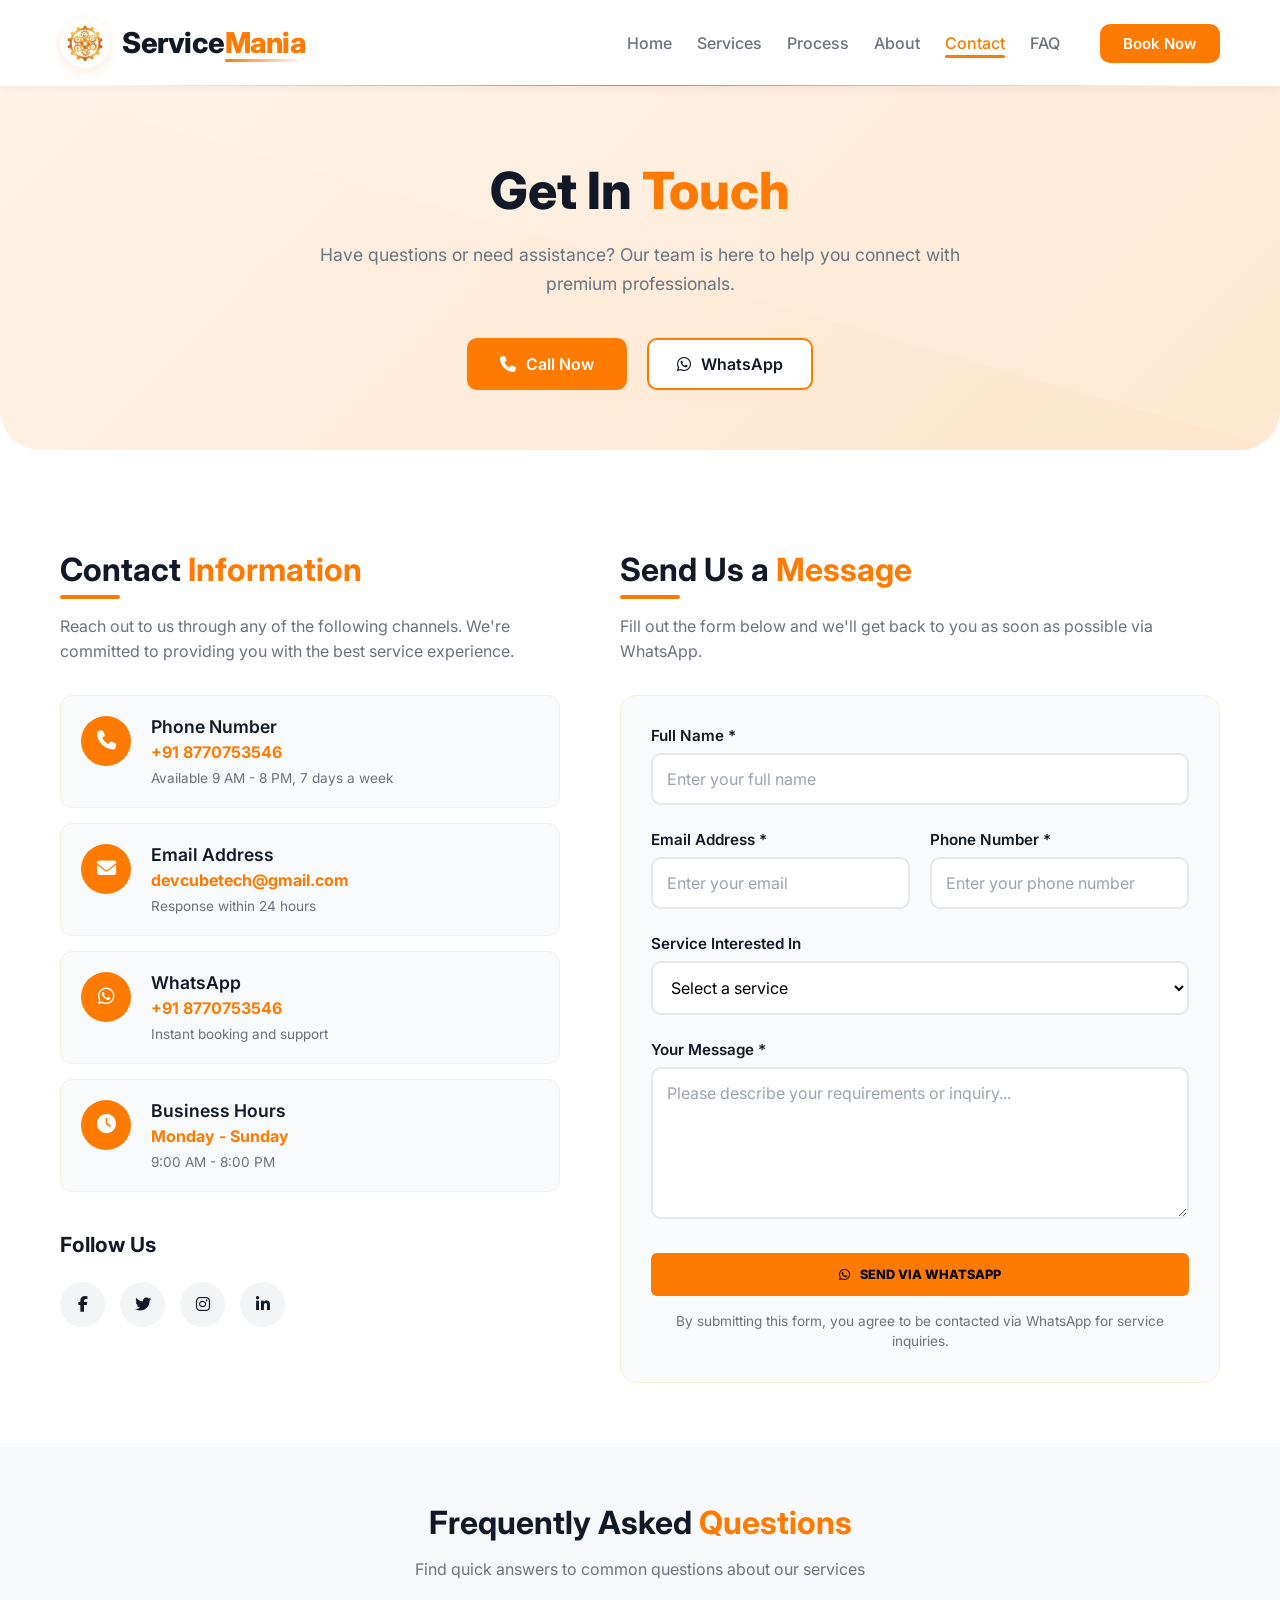
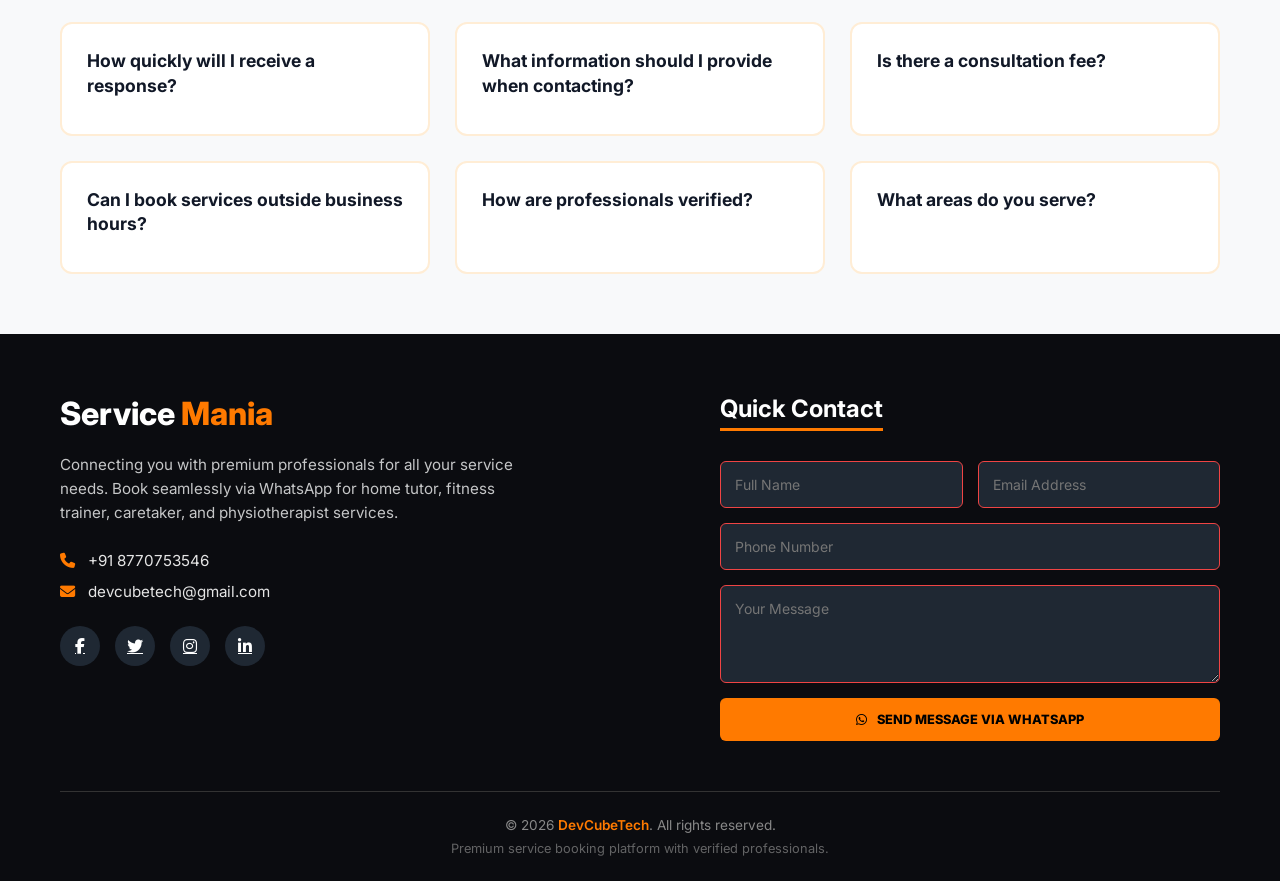
<file: contact.html>
<!DOCTYPE html>
<html lang="en">
<head>
    <meta charset="UTF-8" />
    <meta name="viewport" content="width=device-width, initial-scale=1.0">
    <!-- Google tag (gtag.js) -->
    <script async src="https://www.googletagmanager.com/gtag/js?id=G-65V86V89R3"></script>
    <script>
      window.dataLayer = window.dataLayer || [];
      function gtag(){dataLayer.push(arguments);}
      gtag('js', new Date());
      gtag('config', 'G-65V86V89R3');
    </script>
    <link rel="icon" href="img/Logo.png">
    <meta name="description" content="Contact Service Mania for premium home tutoring, fitness training, caretaking, and physiotherapy services. Get in touch via WhatsApp, phone, or email.">
    <meta name="author" content="Service Mania">
    <title>Contact Us - Service Mania</title>

    <!-- Fonts & Icons -->
    <link href="https://fonts.googleapis.com/css2?family=Inter:wght@400;600;700;800&display=swap" rel="stylesheet">
    <link rel="stylesheet" href="https://cdnjs.cloudflare.com/ajax/libs/font-awesome/6.5.1/css/all.min.css">
    <link rel="preconnect" href="https://fonts.googleapis.com">
    <link rel="preconnect" href="https://fonts.gstatic.com" crossorigin>
    <link href="https://fonts.googleapis.com/css2?family=Poppins:wght@400;500;600;700;800&display=swap" rel="stylesheet">

    <!-- Main CSS -->
    <link rel="stylesheet" href="css/style.css">
    <!-- Contact Page CSS -->
    <link rel="stylesheet" href="css/contact.css">
</head>

<body>
    <!-- Navbar -->
    <header class="navbar">
        <div class="container">
            <div class="nav-container">
                <div class="logo">
                    <div class="logo-container">
                        <img src="img/Logo.png" alt="Service Mania Logo" class="logo-image">
                        <span class="logo-text">Service<span class="logo-highlight">Mania</span></span>
                    </div>
                </div>

                <div class="nav-menu">
                    <nav class="nav-links">
                        <a href="index.html">Home</a>
                        <a href="index.html#services">Services</a>
                        <a href="index.html#process">Process</a>
                        <a href="about.html">About</a>
                        <a href="#contact" class="active">Contact</a>
                        <a href="faq.html">FAQ</a>
                    </nav>

                    <div class="nav-actions">
                        <a href="BookService.html" class="btn primary">Book Now</a>
                    </div>
                </div>
                
                <div class="hamburger">
                    <span></span>
                    <span></span>
                    <span></span>
                </div>
            </div>
        </div>
    </header>

    <!-- Contact Hero Section -->
    <section class="contact-hero">
        <div class="container">
            <div class="contact-hero-content">
                <h1>Get In <span class="highlight">Touch</span></h1>
                <p class="contact-subtitle">Have questions or need assistance? Our team is here to help you connect with premium professionals.</p>
                
                <div class="contact-cta">
                    <a href="tel:+918770753546" class="btn primary">
                        <i class="fas fa-phone"></i> Call Now
                    </a>
                    <a href="https://wa.me/918770753546" target="_blank" class="btn secondary">
                        <i class="fab fa-whatsapp"></i> WhatsApp
                    </a>
                </div>
            </div>
        </div>
    </section>

    <!-- Contact Main Section -->
    <section class="contact-main" id="contact">
        <div class="container">
            <div class="contact-grid">
                <!-- Left Column: Contact Information -->
                <div class="contact-info-section">
                    <h2>Contact <span class="highlight">Information</span></h2>
                    <p class="contact-description">
                        Reach out to us through any of the following channels. We're committed to providing you with the best service experience.
                    </p>

                    <div class="contact-methods">
                        <div class="contact-method">
                            <div class="method-icon">
                                <i class="fas fa-phone"></i>
                            </div>
                            <div class="method-content">
                                <h3>Phone Number</h3>
                                <p>+91 8770753546</p>
                                <small>Available 9 AM - 8 PM, 7 days a week</small>
                            </div>
                        </div>

                        <div class="contact-method">
                            <div class="method-icon">
                                <i class="fas fa-envelope"></i>
                            </div>
                            <div class="method-content">
                                <h3>Email Address</h3>
                                <p>devcubetech@gmail.com</p>
                                <small>Response within 24 hours</small>
                            </div>
                        </div>

                        <div class="contact-method">
                            <div class="method-icon">
                                <i class="fab fa-whatsapp"></i>
                            </div>
                            <div class="method-content">
                                <h3>WhatsApp</h3>
                                <p>+91 8770753546</p>
                                <small>Instant booking and support</small>
                            </div>
                        </div>

                        <div class="contact-method">
                            <div class="method-icon">
                                <i class="fas fa-clock"></i>
                            </div>
                            <div class="method-content">
                                <h3>Business Hours</h3>
                                <p>Monday - Sunday</p>
                                <small>9:00 AM - 8:00 PM</small>
                            </div>
                        </div>
                    </div>

                    <div class="contact-social">
                        <h3>Follow Us</h3>
                        <div class="social-icons">
                            <a href="#" class="social-icon"><i class="fab fa-facebook-f"></i></a>
                            <a href="#" class="social-icon"><i class="fab fa-twitter"></i></a>
                            <a href="#" class="social-icon"><i class="fab fa-instagram"></i></a>
                            <a href="#" class="social-icon"><i class="fab fa-linkedin-in"></i></a>
                        </div>
                    </div>
                </div>

                <!-- Right Column: Contact Form -->
                <div class="contact-form-section">
                    <h2>Send Us a <span class="highlight">Message</span></h2>
                    <p class="form-description">
                        Fill out the form below and we'll get back to you as soon as possible via WhatsApp.
                    </p>

                    <form class="contact-form" id="contactPageForm">
                        <div class="form-group">
                            <label for="fullName">Full Name *</label>
                            <input type="text" id="fullName" name="fullName" placeholder="Enter your full name" required>
                        </div>

                        <div class="form-row">
                            <div class="form-group">
                                <label for="email">Email Address *</label>
                                <input type="email" id="email" name="email" placeholder="Enter your email" required>
                            </div>
                            <div class="form-group">
                                <label for="phone">Phone Number *</label>
                                <input type="tel" id="phone" name="phone" placeholder="Enter your phone number" required>
                            </div>
                        </div>

                        <div class="form-group">
                            <label for="service">Service Interested In</label>
                            <select id="service" name="service">
                                <option value="">Select a service</option>
                                <option value="home-tutor">Home Tutor & Teaching Services</option>
                                <option value="fitness-trainer">Fitness Trainer Services</option>
                                <option value="caretaker">Caretaker Services</option>
                                <option value="physiotherapist">Physiotherapist Services</option>
                                <option value="other">Other Inquiry</option>
                            </select>
                        </div>

                        <div class="form-group">
                            <label for="message">Your Message *</label>
                            <textarea id="message" name="message" placeholder="Please describe your requirements or inquiry..." rows="6" required></textarea>
                        </div>

                        <div class="form-footer">
                            <button type="submit" class="btn-whatsapp">
                                <i class="fab fa-whatsapp"></i> SEND VIA WHATSAPP
                            </button>
                            <p class="form-note">
                                By submitting this form, you agree to be contacted via WhatsApp for service inquiries.
                            </p>
                        </div>
                    </form>
                </div>
            </div>
        </div>
    </section>

    <!-- FAQ Section -->
    <section class="faq-section">
        <div class="container">
            <h2>Frequently Asked <span class="highlight">Questions</span></h2>
            <p class="faq-subtitle">Find quick answers to common questions about our services</p>

            <div class="faq-grid">
                <div class="faq-item">
                    <h3>How quickly will I receive a response?</h3>
                    <p>We typically respond within 30 minutes during business hours (9 AM - 8 PM). For WhatsApp messages, response is usually instant.</p>
                </div>

                <div class="faq-item">
                    <h3>What information should I provide when contacting?</h3>
                    <p>Please share your service requirement, preferred location, date/time, and any special instructions for faster service matching.</p>
                </div>

                <div class="faq-item">
                    <h3>Is there a consultation fee?</h3>
                    <p>No, initial consultation and service matching are completely free. You only pay for the booked service.</p>
                </div>

                <div class="faq-item">
                    <h3>Can I book services outside business hours?</h3>
                    <p>Yes, you can submit inquiries anytime. WhatsApp messages will be responded to first thing next business day.</p>
                </div>

                <div class="faq-item">
                    <h3>How are professionals verified?</h3>
                    <p>All professionals undergo background checks, credential verification, and skill assessment before joining our platform.</p>
                </div>

                <div class="faq-item">
                    <h3>What areas do you serve?</h3>
                    <p>We currently serve major cities across India with plans to expand. Contact us to check availability in your area.</p>
                </div>
            </div>
        </div>
    </section>

    <!-- Footer -->
    <footer class="footer">
        <div class="container">
            <div class="footer-container">
                <!-- Left Column -->
                <div class="footer-left">
                    <h2 class="footer-logo">Service <span class="highlight">Mania</span></h2>
                    <p class="footer-desc">
                        Connecting you with premium professionals for all your service needs.
                        Book seamlessly via WhatsApp for home tutor, fitness trainer, caretaker, and physiotherapist services.
                    </p>

                    <div class="contact-info">
                        <p><i class="fas fa-phone"></i> +91 8770753546</p>
                        <p><i class="fas fa-envelope"></i> devcubetech@gmail.com</p>
                    </div>

                    <div class="social-icons">
                        <a href="#"><i class="fab fa-facebook-f"></i></a>
                        <a href="#"><i class="fab fa-twitter"></i></a>
                        <a href="#"><i class="fab fa-instagram"></i></a>
                        <a href="#"><i class="fab fa-linkedin-in"></i></a>
                    </div>
                </div>

                <!-- Right Column -->
                <div class="footer-right">
                    <h3>Quick Contact</h3>
                    <form class="footer-form" id="footerContactForm">
                        <div class="form-row">
                            <input type="text" id="footerName" placeholder="Full Name" required>
                            <input type="email" id="footerEmail" placeholder="Email Address" required>
                        </div>
                        <input type="tel" id="footerPhone" placeholder="Phone Number" required>
                        <textarea id="footerMessage" placeholder="Your Message" rows="4" required></textarea>
                        <button type="submit" class="btn-whatsapp">
                            <i class="fab fa-whatsapp"></i> SEND MESSAGE VIA WHATSAPP
                        </button>
                    </form>
                </div>
            </div>

            <div class="footer-bottom">
                <p>&copy; <span id="currentYear"></span> <a href="https://www.devcubetech.com/" target="_blank" class="devcube-link">DevCubeTech</a>. All rights reserved.</p>
                <p class="footer-tagline">Premium service booking platform with verified professionals.</p>
            </div>
        </div>
    </footer>

    <script src="js/script.js"></script>
    <script src="js/contact.js"></script>
</body>
</html>
</file>
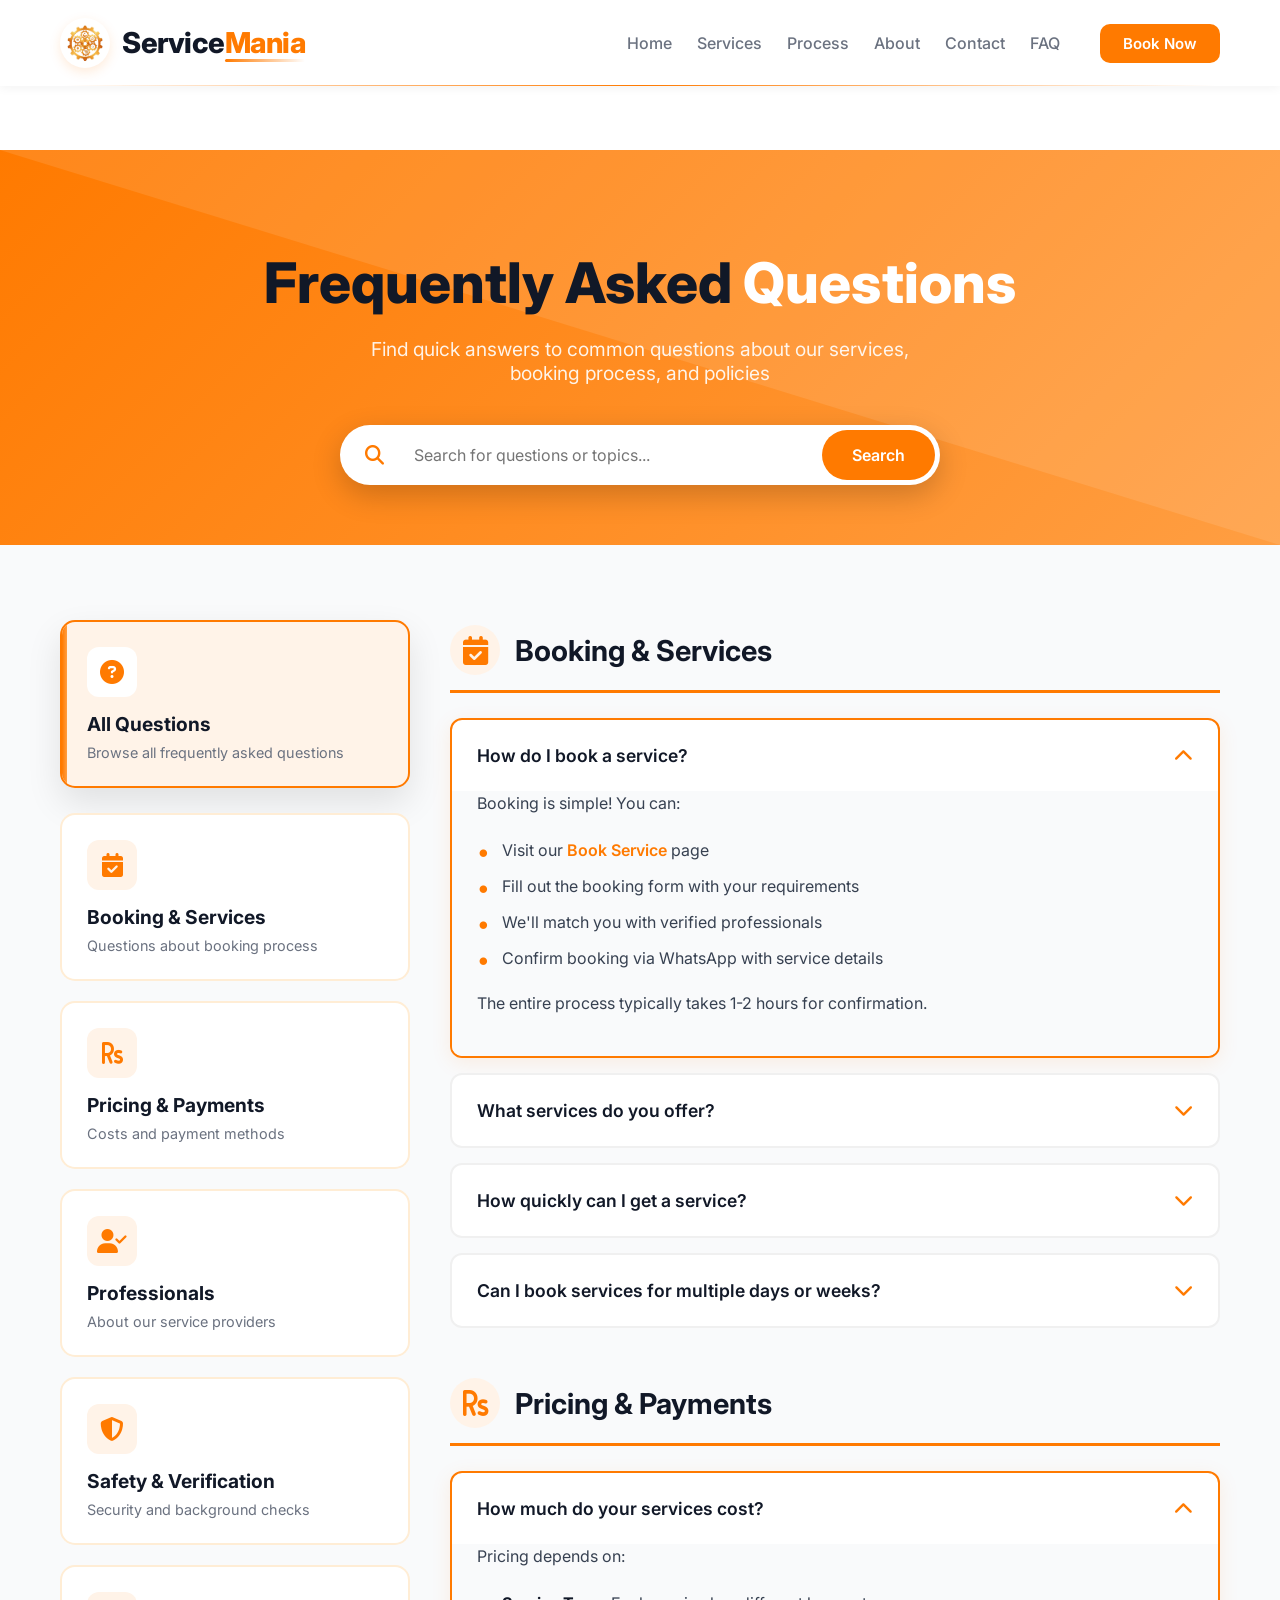
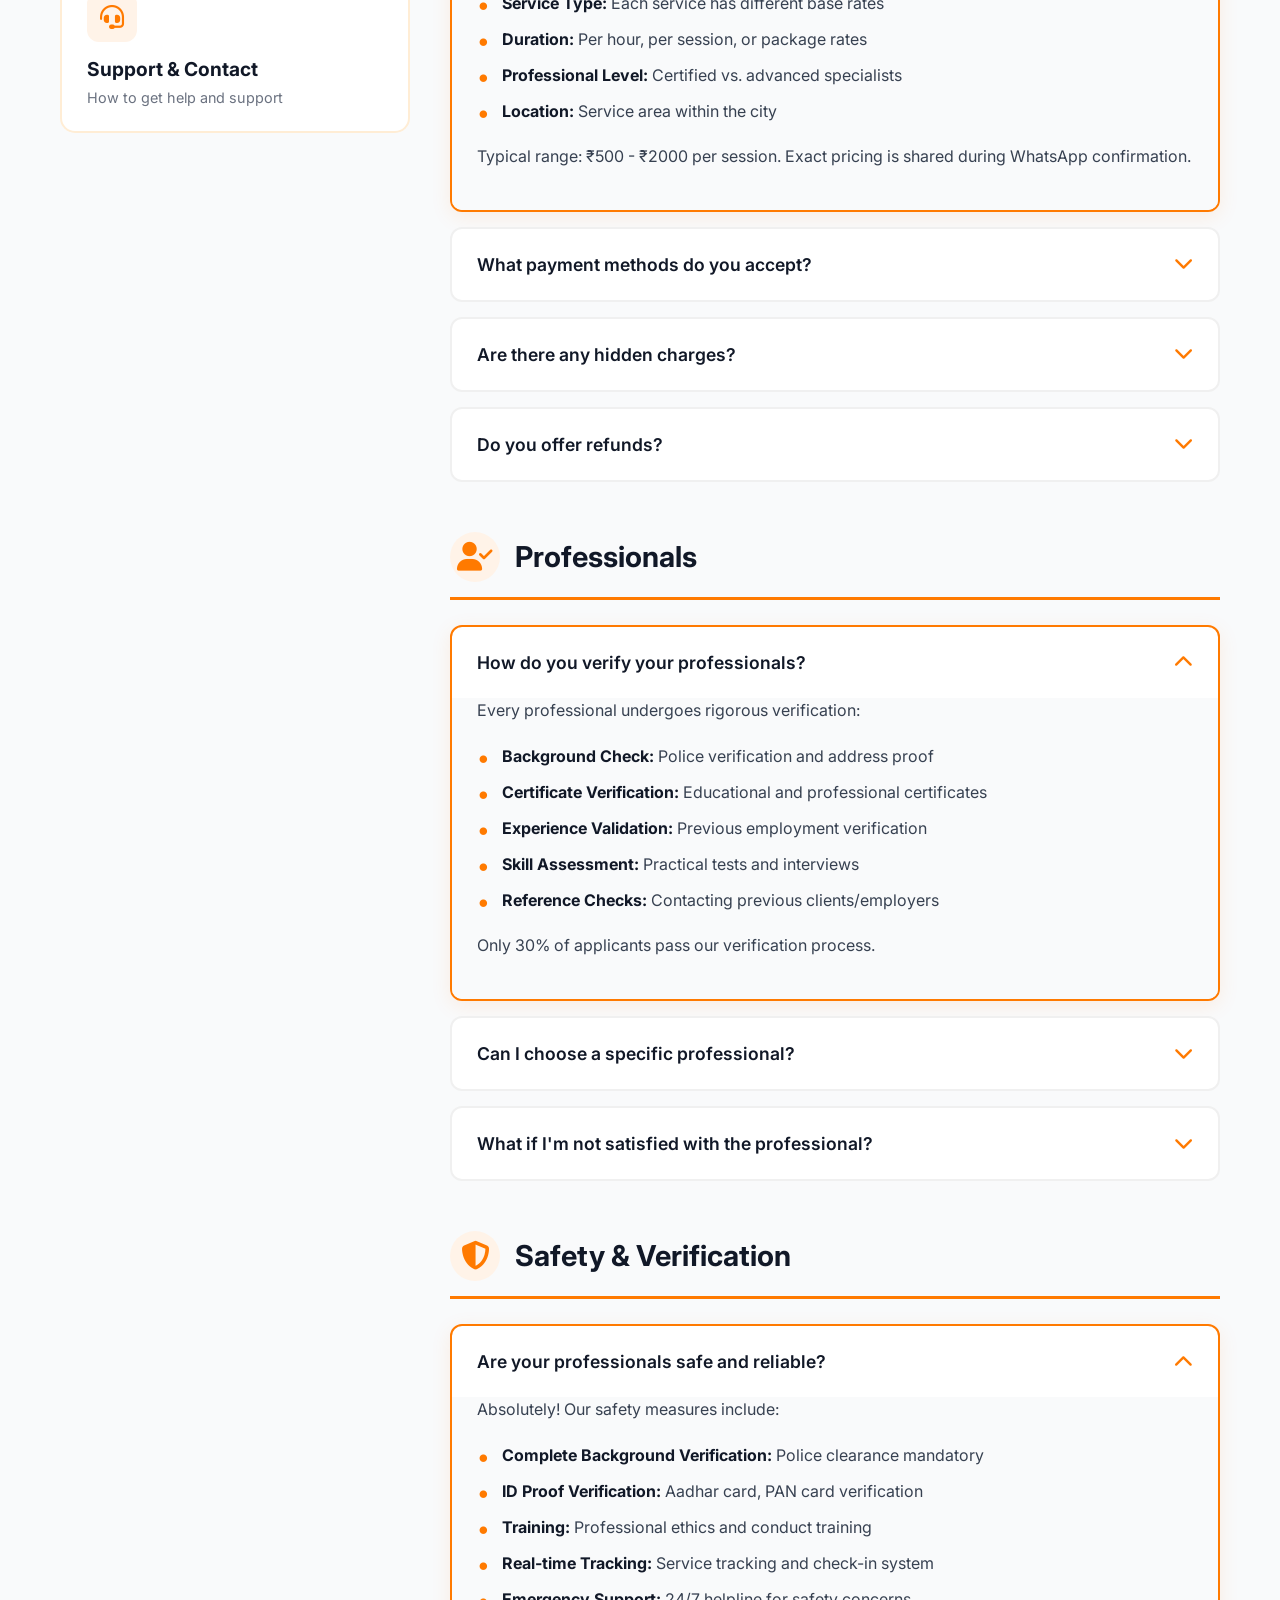
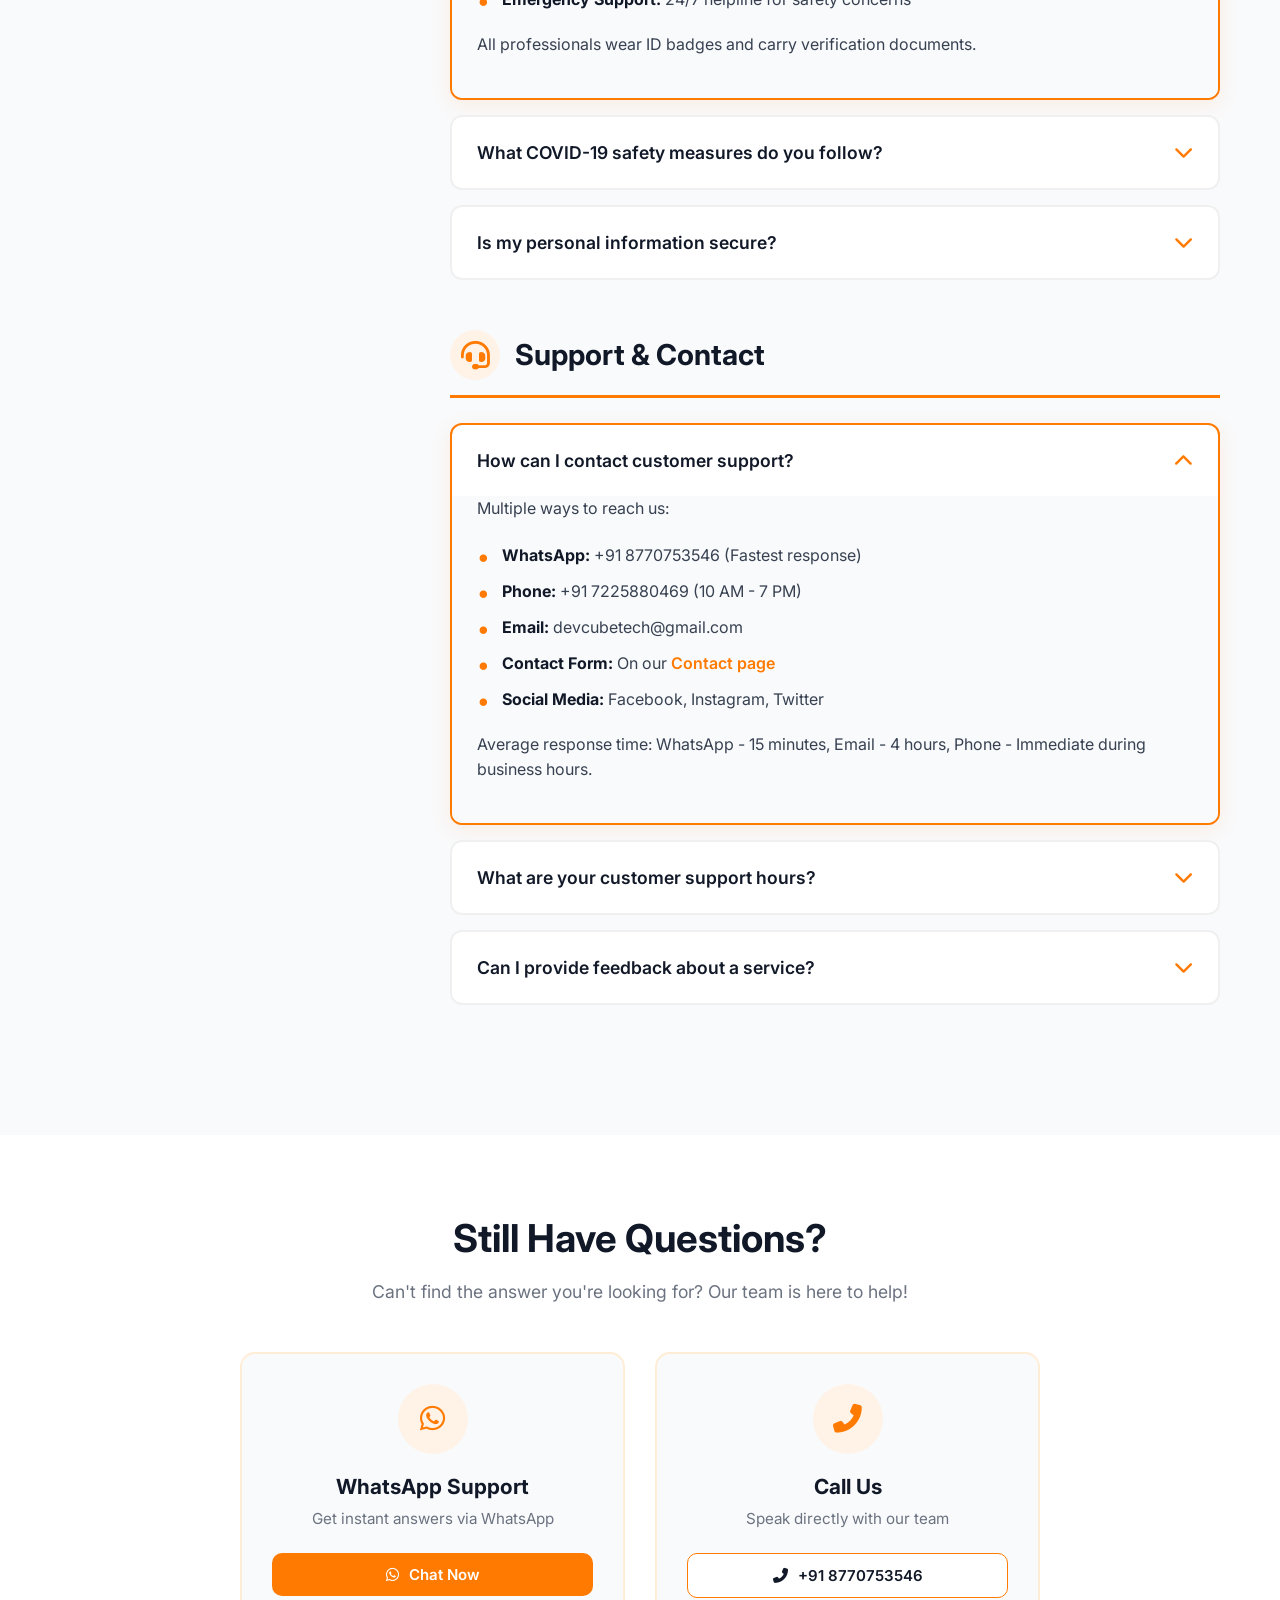
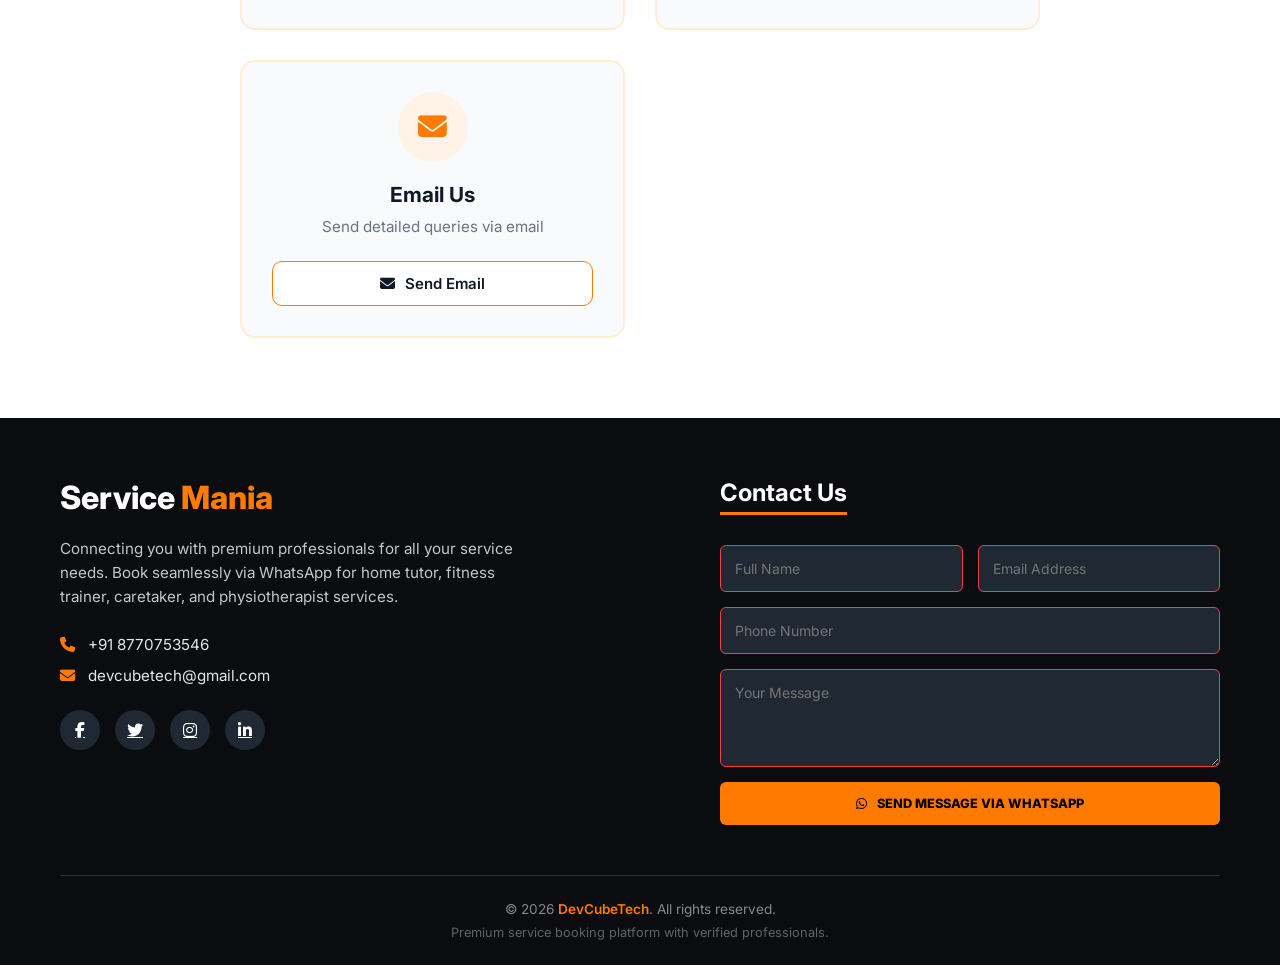
<file: faq.html>
<!DOCTYPE html>
<html lang="en">
<head>
    <meta charset="UTF-8" />
    <meta name="viewport" content="width=device-width, initial-scale=1.0">
    <!-- Google tag (gtag.js) -->
    <script async src="https://www.googletagmanager.com/gtag/js?id=G-65V86V89R3"></script>
    <script>
      window.dataLayer = window.dataLayer || [];
      function gtag(){dataLayer.push(arguments);}
      gtag('js', new Date());
      gtag('config', 'G-65V86V89R3');
    </script>
    <link rel="icon" href="img/Logo.png">
    <meta name="description" content="Find answers to common questions about Service Mania's professional services. Learn about booking, pricing, verification, and more.">
    <meta name="author" content="Service Mania">
    <title>FAQ - Service Mania</title>

    <!-- Fonts & Icons -->
    <link href="https://fonts.googleapis.com/css2?family=Inter:wght@400;600;700;800&display=swap" rel="stylesheet">
    <link rel="stylesheet" href="https://cdnjs.cloudflare.com/ajax/libs/font-awesome/6.5.1/css/all.min.css">
    <link rel="preconnect" href="https://fonts.googleapis.com">
    <link rel="preconnect" href="https://fonts.gstatic.com" crossorigin>
    <link href="https://fonts.googleapis.com/css2?family=Poppins:wght@400;500;600;700;800&display=swap" rel="stylesheet">

    <!-- Main CSS -->
    <link rel="stylesheet" href="css/style.css">
    <link rel="stylesheet" href="css/faq.css">
</head>

<body>
    <!-- Navbar (Same as index.html) -->
    <header class="navbar">
        <div class="container">
            <div class="nav-container">
                <div class="logo">
                    <div class="logo-container">
                        <img src="img/Logo.png" alt="Service Mania Logo" class="logo-image">
                        <span class="logo-text">Service<span class="logo-highlight">Mania</span></span>
                    </div>
                </div>

                <div class="nav-menu">
                    <nav class="nav-links">
                        <a href="index.html#home">Home</a>
                        <a href="index.html#services">Services</a>
                        <a href="index.html#process">Process</a>
                        <a href="about.html">About</a>
                        <a href="contact.html">Contact</a>
                        <a href="faq.html" class="active">FAQ</a>
                    </nav>

                    <div class="nav-actions">
                        <a href="BookService.html" class="btn primary">Book Now</a>
                    </div>
                </div>
                
                <div class="hamburger">
                    <span></span>
                    <span></span>
                    <span></span>
                </div>
            </div>
        </div>
    </header>

    <!-- FAQ Hero Section -->
    <section class="faq-hero">
        <div class="container">
            <div class="faq-hero-content">
                <h1><span class="highlight">Frequently Asked</span> Questions</h1>
                <p class="faq-subtitle">Find quick answers to common questions about our services, booking process, and policies</p>
                
                <div class="search-container">
                    <div class="search-box">
                        <i class="fas fa-search"></i>
                        <input type="text" id="faqSearch" placeholder="Search for questions or topics...">
                        <button class="search-btn">Search</button>
                    </div>
                </div>
            </div>
        </div>
    </section>

    <!-- FAQ Main Content -->
    <section class="faq-section">
        <div class="container">
            <div class="faq-container">
                <!-- Left Side - FAQ Categories -->
                <div class="faq-categories">
                    <div class="category-card active" data-category="all">
                        <div class="category-icon">
                            <i class="fas fa-question-circle"></i>
                        </div>
                        <h3>All Questions</h3>
                        <p>Browse all frequently asked questions</p>
                    </div>
                    
                    <div class="category-card" data-category="booking">
                        <div class="category-icon">
                            <i class="fas fa-calendar-check"></i>
                        </div>
                        <h3>Booking & Services</h3>
                        <p>Questions about booking process</p>
                    </div>
                    
                    <div class="category-card" data-category="pricing">
                        <div class="category-icon">
                            <i class="fas fa-rupee-sign"></i>
                        </div>
                        <h3>Pricing & Payments</h3>
                        <p>Costs and payment methods</p>
                    </div>
                    
                    <div class="category-card" data-category="professionals">
                        <div class="category-icon">
                            <i class="fas fa-user-check"></i>
                        </div>
                        <h3>Professionals</h3>
                        <p>About our service providers</p>
                    </div>
                    
                    <div class="category-card" data-category="safety">
                        <div class="category-icon">
                            <i class="fas fa-shield-alt"></i>
                        </div>
                        <h3>Safety & Verification</h3>
                        <p>Security and background checks</p>
                    </div>
                    
                    <div class="category-card" data-category="support">
                        <div class="category-icon">
                            <i class="fas fa-headset"></i>
                        </div>
                        <h3>Support & Contact</h3>
                        <p>How to get help and support</p>
                    </div>
                </div>

                <!-- Right Side - FAQ Items -->
                <div class="faq-items">
                    <!-- Booking & Services Category -->
                    <div class="faq-category-group" data-category="booking">
                        <h2 class="faq-category-title">
                            <i class="fas fa-calendar-check"></i> Booking & Services
                        </h2>
                        
                        <div class="faq-item">
                            <div class="faq-question">
                                <h3>How do I book a service?</h3>
                                <i class="fas fa-chevron-down"></i>
                            </div>
                            <div class="faq-answer">
                                <p>Booking is simple! You can:</p>
                                <ul>
                                    <li>Visit our <a href="BookService.html">Book Service</a> page</li>
                                    <li>Fill out the booking form with your requirements</li>
                                    <li>We'll match you with verified professionals</li>
                                    <li>Confirm booking via WhatsApp with service details</li>
                                </ul>
                                <p>The entire process typically takes 1-2 hours for confirmation.</p>
                            </div>
                        </div>
                        
                        <div class="faq-item">
                            <div class="faq-question">
                                <h3>What services do you offer?</h3>
                                <i class="fas fa-chevron-down"></i>
                            </div>
                            <div class="faq-answer">
                                <p>We offer four premium services:</p>
                                <ul>
                                    <li><strong>Home Tutor & Teaching Services:</strong> Personalized educational support for all subjects and levels</li>
                                    <li><strong>Fitness Trainer Services:</strong> Customized workout plans at home or gym</li>
                                    <li><strong>Caretaker Services:</strong> Professional care for elderly, children, or special needs</li>
                                    <li><strong>Physiotherapist Services:</strong> Home visit physiotherapy and rehabilitation</li>
                                </ul>
                            </div>
                        </div>
                        
                        <div class="faq-item">
                            <div class="faq-question">
                                <h3>How quickly can I get a service?</h3>
                                <i class="fas fa-chevron-down"></i>
                            </div>
                            <div class="faq-answer">
                                <p>Service availability varies:</p>
                                <ul>
                                    <li><strong>Immediate (Same Day):</strong> Available within 4-6 hours for urgent requirements</li>
                                    <li><strong>Standard Booking:</strong> 12-24 hours advance notice recommended</li>
                                    <li><strong>Regular/Scheduled:</strong> Weekly or monthly schedules can be arranged</li>
                                </ul>
                                <p>We recommend booking at least 24 hours in advance for guaranteed availability.</p>
                            </div>
                        </div>
                        
                        <div class="faq-item">
                            <div class="faq-question">
                                <h3>Can I book services for multiple days or weeks?</h3>
                                <i class="fas fa-chevron-down"></i>
                            </div>
                            <div class="faq-answer">
                                <p>Yes! We offer flexible booking options:</p>
                                <ul>
                                    <li><strong>Single Session:</strong> One-time service booking</li>
                                    <li><strong>Weekly Packages:</strong> 3-5 sessions per week at discounted rates</li>
                                    <li><strong>Monthly Packages:</strong> Regular scheduled services with best pricing</li>
                                    <li><strong>Custom Plans:</strong> Tailored to your specific needs and schedule</li>
                                </ul>
                                <p>Contact us via WhatsApp for custom package details and pricing.</p>
                            </div>
                        </div>
                    </div>

                    <!-- Pricing & Payments Category -->
                    <div class="faq-category-group" data-category="pricing">
                        <h2 class="faq-category-title">
                            <i class="fas fa-rupee-sign"></i> Pricing & Payments
                        </h2>
                        
                        <div class="faq-item">
                            <div class="faq-question">
                                <h3>How much do your services cost?</h3>
                                <i class="fas fa-chevron-down"></i>
                            </div>
                            <div class="faq-answer">
                                <p>Pricing depends on:</p>
                                <ul>
                                    <li><strong>Service Type:</strong> Each service has different base rates</li>
                                    <li><strong>Duration:</strong> Per hour, per session, or package rates</li>
                                    <li><strong>Professional Level:</strong> Certified vs. advanced specialists</li>
                                    <li><strong>Location:</strong> Service area within the city</li>
                                </ul>
                                <p>Typical range: ₹500 - ₹2000 per session. Exact pricing is shared during WhatsApp confirmation.</p>
                            </div>
                        </div>
                        
                        <div class="faq-item">
                            <div class="faq-question">
                                <h3>What payment methods do you accept?</h3>
                                <i class="fas fa-chevron-down"></i>
                            </div>
                            <div class="faq-answer">
                                <p>We offer multiple payment options:</p>
                                <ul>
                                    <li><strong>Cash:</strong> Direct payment to the professional after service</li>
                                    <li><strong>UPI:</strong> Google Pay, PhonePe, PayTM</li>
                                    <li><strong>Bank Transfer:</strong> NEFT/IMPS to our account</li>
                                    <li><strong>Digital Wallets:</strong> Various payment apps</li>
                                </ul>
                                <p>Payments are typically made after service completion unless booking a package.</p>
                            </div>
                        </div>
                        
                        <div class="faq-item">
                            <div class="faq-question">
                                <h3>Are there any hidden charges?</h3>
                                <i class="fas fa-chevron-down"></i>
                            </div>
                            <div class="faq-answer">
                                <p>No hidden charges! Our pricing is transparent:</p>
                                <ul>
                                    <li><strong>Service Fee:</strong> Clearly mentioned during booking</li>
                                    <li><strong>Travel Cost:</strong> Included if within city limits (extra for outskirts)</li>
                                    <li><strong>Materials/Equipment:</strong> Additional if required (will be informed)</li>
                                    <li><strong>Taxes:</strong> GST as applicable</li>
                                </ul>
                                <p>All costs are communicated upfront before confirmation. No surprises!</p>
                            </div>
                        </div>
                        
                        <div class="faq-item">
                            <div class="faq-question">
                                <h3>Do you offer refunds?</h3>
                                <i class="fas fa-chevron-down"></i>
                            </div>
                            <div class="faq-answer">
                                <p>Our refund policy is customer-friendly:</p>
                                <ul>
                                    <li><strong>Full Refund:</strong> If service is cancelled 24 hours before scheduled time</li>
                                    <li><strong>Partial Refund:</strong> 50% refund for cancellations within 24 hours</li>
                                    <li><strong>No Refund:</strong> For no-shows or last-minute cancellations</li>
                                    <li><strong>Service Issues:</strong> Full refund if professional doesn't meet agreed standards</li>
                                </ul>
                                <p>Refunds are processed within 5-7 working days to the original payment method.</p>
                            </div>
                        </div>
                    </div>

                    <!-- Professionals Category -->
                    <div class="faq-category-group" data-category="professionals">
                        <h2 class="faq-category-title">
                            <i class="fas fa-user-check"></i> Professionals
                        </h2>
                        
                        <div class="faq-item">
                            <div class="faq-question">
                                <h3>How do you verify your professionals?</h3>
                                <i class="fas fa-chevron-down"></i>
                            </div>
                            <div class="faq-answer">
                                <p>Every professional undergoes rigorous verification:</p>
                                <ul>
                                    <li><strong>Background Check:</strong> Police verification and address proof</li>
                                    <li><strong>Certificate Verification:</strong> Educational and professional certificates</li>
                                    <li><strong>Experience Validation:</strong> Previous employment verification</li>
                                    <li><strong>Skill Assessment:</strong> Practical tests and interviews</li>
                                    <li><strong>Reference Checks:</strong> Contacting previous clients/employers</li>
                                </ul>
                                <p>Only 30% of applicants pass our verification process.</p>
                            </div>
                        </div>
                        
                        <div class="faq-item">
                            <div class="faq-question">
                                <h3>Can I choose a specific professional?</h3>
                                <i class="fas fa-chevron-down"></i>
                            </div>
                            <div class="faq-answer">
                                <p>Yes! We offer three options:</p>
                                <ul>
                                    <li><strong>Auto-Assign:</strong> We match you with the best available professional</li>
                                    <li><strong>Professional Selection:</strong> Browse profiles and choose your preferred professional</li>
                                    <li><strong>Request Specific:</strong> If you want to continue with a professional you liked</li>
                                </ul>
                                <p>Professional profiles include photos, qualifications, experience, and client ratings.</p>
                            </div>
                        </div>
                        
                        <div class="faq-item">
                            <div class="faq-question">
                                <h3>What if I'm not satisfied with the professional?</h3>
                                <i class="fas fa-chevron-down"></i>
                            </div>
                            <div class="faq-answer">
                                <p>Your satisfaction is guaranteed:</p>
                                <ul>
                                    <li><strong>Immediate Replacement:</strong> Request a different professional at no extra cost</li>
                                    <li><strong>Quality Check:</strong> Our team will follow up to resolve issues</li>
                                    <li><strong>Feedback System:</strong> Rate your experience to help us improve</li>
                                    <li><strong>Escalation Support:</strong> Contact our support team for urgent issues</li>
                                </ul>
                                <p>We maintain a satisfaction rate of 98% across all services.</p>
                            </div>
                        </div>
                    </div>

                    <!-- Safety & Verification Category -->
                    <div class="faq-category-group" data-category="safety">
                        <h2 class="faq-category-title">
                            <i class="fas fa-shield-alt"></i> Safety & Verification
                        </h2>
                        
                        <div class="faq-item">
                            <div class="faq-question">
                                <h3>Are your professionals safe and reliable?</h3>
                                <i class="fas fa-chevron-down"></i>
                            </div>
                            <div class="faq-answer">
                                <p>Absolutely! Our safety measures include:</p>
                                <ul>
                                    <li><strong>Complete Background Verification:</strong> Police clearance mandatory</li>
                                    <li><strong>ID Proof Verification:</strong> Aadhar card, PAN card verification</li>
                                    <li><strong>Training:</strong> Professional ethics and conduct training</li>
                                    <li><strong>Real-time Tracking:</strong> Service tracking and check-in system</li>
                                    <li><strong>Emergency Support:</strong> 24/7 helpline for safety concerns</li>
                                </ul>
                                <p>All professionals wear ID badges and carry verification documents.</p>
                            </div>
                        </div>
                        
                        <div class="faq-item">
                            <div class="faq-question">
                                <h3>What COVID-19 safety measures do you follow?</h3>
                                <i class="fas fa-chevron-down"></i>
                            </div>
                            <div class="faq-answer">
                                <p>We maintain strict COVID-19 protocols:</p>
                                <ul>
                                    <li><strong>Vaccination:</strong> All professionals fully vaccinated</li>
                                    <li><strong>Daily Health Checks:</strong> Temperature monitoring and symptom screening</li>
                                    <li><strong>Safety Gear:</strong> Masks, gloves, and sanitizers provided</li>
                                    <li><strong>Sanitization:</strong> Regular sanitization of equipment</li>
                                    <li><strong>Contactless Service:</strong> Options available where possible</li>
                                </ul>
                                <p>You can request additional safety measures during booking.</p>
                            </div>
                        </div>
                        
                        <div class="faq-item">
                            <div class="faq-question">
                                <h3>Is my personal information secure?</h3>
                                <i class="fas fa-chevron-down"></i>
                            </div>
                            <div class="faq-answer">
                                <p>Your privacy is our priority:</p>
                                <ul>
                                    <li><strong>Data Encryption:</strong> SSL encryption for all data transmission</li>
                                    <li><strong>Limited Access:</strong> Only essential personnel access your information</li>
                                    <li><strong>Professional Confidentiality:</strong> Professionals sign confidentiality agreements</li>
                                    <li><strong>Data Protection:</strong> Compliance with data protection regulations</li>
                                    <li><strong>Secure Payments:</strong> Payment information is never stored</li>
                                </ul>
                                <p>We never share your personal information with third parties without consent.</p>
                            </div>
                        </div>
                    </div>

                    <!-- Support & Contact Category -->
                    <div class="faq-category-group" data-category="support">
                        <h2 class="faq-category-title">
                            <i class="fas fa-headset"></i> Support & Contact
                        </h2>
                        
                        <div class="faq-item">
                            <div class="faq-question">
                                <h3>How can I contact customer support?</h3>
                                <i class="fas fa-chevron-down"></i>
                            </div>
                            <div class="faq-answer">
                                <p>Multiple ways to reach us:</p>
                                <ul>
                                    <li><strong>WhatsApp:</strong> +91 8770753546 (Fastest response)</li>
                                    <li><strong>Phone:</strong> +91 7225880469 (10 AM - 7 PM)</li>
                                    <li><strong>Email:</strong> devcubetech@gmail.com</li>
                                    <li><strong>Contact Form:</strong> On our <a href="contact.html">Contact page</a></li>
                                    <li><strong>Social Media:</strong> Facebook, Instagram, Twitter</li>
                                </ul>
                                <p>Average response time: WhatsApp - 15 minutes, Email - 4 hours, Phone - Immediate during business hours.</p>
                            </div>
                        </div>
                        
                        <div class="faq-item">
                            <div class="faq-question">
                                <h3>What are your customer support hours?</h3>
                                <i class="fas fa-chevron-down"></i>
                            </div>
                            <div class="faq-answer">
                                <p>Our support team is available:</p>
                                <ul>
                                    <li><strong>Normal Hours:</strong> Monday to Saturday, 9:00 AM to 8:00 PM</li>
                                    <li><strong>Extended Support:</strong> Sundays & Holidays, 10:00 AM to 6:00 PM</li>
                                    <li><strong>Emergency Support:</strong> 24/7 for active service emergencies</li>
                                    <li><strong>WhatsApp Support:</strong> 24/7 for urgent queries</li>
                                </ul>
                                <p>We respond to all queries within maximum 24 hours.</p>
                            </div>
                        </div>
                        
                        <div class="faq-item">
                            <div class="faq-question">
                                <h3>Can I provide feedback about a service?</h3>
                                <i class="fas fa-chevron-down"></i>
                            </div>
                            <div class="faq-answer">
                                <p>We highly value your feedback:</p>
                                <ul>
                                    <li><strong>Post-Service Survey:</strong> Sent via WhatsApp after service completion</li>
                                    <li><strong>Rating System:</strong> Rate professionals from 1-5 stars</li>
                                    <li><strong>Written Reviews:</strong> Detailed feedback about your experience</li>
                                    <li><strong>Anonymous Feedback:</strong> Option available if preferred</li>
                                    <li><strong>Follow-up Calls:</strong> Our team may call to gather detailed feedback</li>
                                </ul>
                                <p>Your feedback helps us improve services and maintain quality standards.</p>
                            </div>
                        </div>
                    </div>
                </div>
            </div>
        </div>
    </section>

    <!-- Still Have Questions Section -->
    <section class="questions-section">
        <div class="container">
            <div class="questions-content">
                <h2>Still Have Questions?</h2>
                <p>Can't find the answer you're looking for? Our team is here to help!</p>
                
                <div class="contact-options">
                    <div class="contact-option">
                        <div class="contact-icon">
                            <i class="fab fa-whatsapp"></i>
                        </div>
                        <h3>WhatsApp Support</h3>
                        <p>Get instant answers via WhatsApp</p>
                        <a href="https://wa.me/918770753546" class="btn primary" target="_blank">
                            <i class="fab fa-whatsapp"></i> Chat Now
                        </a>
                    </div>
                    
                    <div class="contact-option">
                        <div class="contact-icon">
                            <i class="fas fa-phone-alt"></i>
                        </div>
                        <h3>Call Us</h3>
                        <p>Speak directly with our team</p>
                        <a href="tel:+918770753546" class="btn secondary">
                            <i class="fas fa-phone-alt"></i> +91 8770753546
                        </a>
                    </div>
                    
                    <div class="contact-option">
                        <div class="contact-icon">
                            <i class="fas fa-envelope"></i>
                        </div>
                        <h3>Email Us</h3>
                        <p>Send detailed queries via email</p>
                        <a href="mailto:devcubetech@gmail.com" class="btn secondary">
                            <i class="fas fa-envelope"></i> Send Email
                        </a>
                    </div>
                </div>
            </div>
        </div>
    </section>

    <!-- Footer (Same as index.html) -->
    <footer class="footer" id="contact">
        <div class="container">
            <div class="footer-container">
                <!-- Left Column -->
                <div class="footer-left">
                    <h2 class="footer-logo">Service <span class="highlight">Mania</span></h2>
                    <p class="footer-desc">
                        Connecting you with premium professionals for all your service needs.
                        Book seamlessly via WhatsApp for home tutor, fitness trainer, caretaker, and physiotherapist services.
                    </p>

                    <div class="contact-info">
                        <p><i class="fas fa-phone"></i> +91 8770753546</p>
                        <p><i class="fas fa-envelope"></i> devcubetech@gmail.com</p>
                    </div>

                    <div class="social-icons">
                        <a href="#"><i class="fab fa-facebook-f"></i></a>
                        <a href="#"><i class="fab fa-twitter"></i></a>
                        <a href="#"><i class="fab fa-instagram"></i></a>
                        <a href="#"><i class="fab fa-linkedin-in"></i></a>
                    </div>
                </div>

                <!-- Right Column -->
                <div class="footer-right">
                    <h3>Contact Us</h3>
                    <form class="footer-form" id="contactForm">
                        <div class="form-row">
                            <input type="text" id="contactName" placeholder="Full Name" required>
                            <input type="email" id="contactEmail" placeholder="Email Address" required>
                        </div>
                        <input type="tel" id="contactPhone" placeholder="Phone Number" required>
                        <textarea id="contactMessage" placeholder="Your Message" rows="4" required></textarea>
                        <button type="submit" class="btn-whatsapp">
                            <i class="fab fa-whatsapp"></i> SEND MESSAGE VIA WHATSAPP
                        </button>
                    </form>
                </div>
            </div>

            <div class="footer-bottom">
                <p>&copy; <span id="currentYear"></span> <a href="https://www.devcubetech.com/" target="_blank" class="devcube-link">DevCubeTech</a>. All rights reserved.</p>
                <p class="footer-tagline">Premium service booking platform with verified professionals.</p>
            </div>
        </div>
    </footer>

    <!-- JavaScript Files -->
    <script src="js/script.js"></script>
    <script src="js/faq.js"></script>
</body>
</html>
</file>
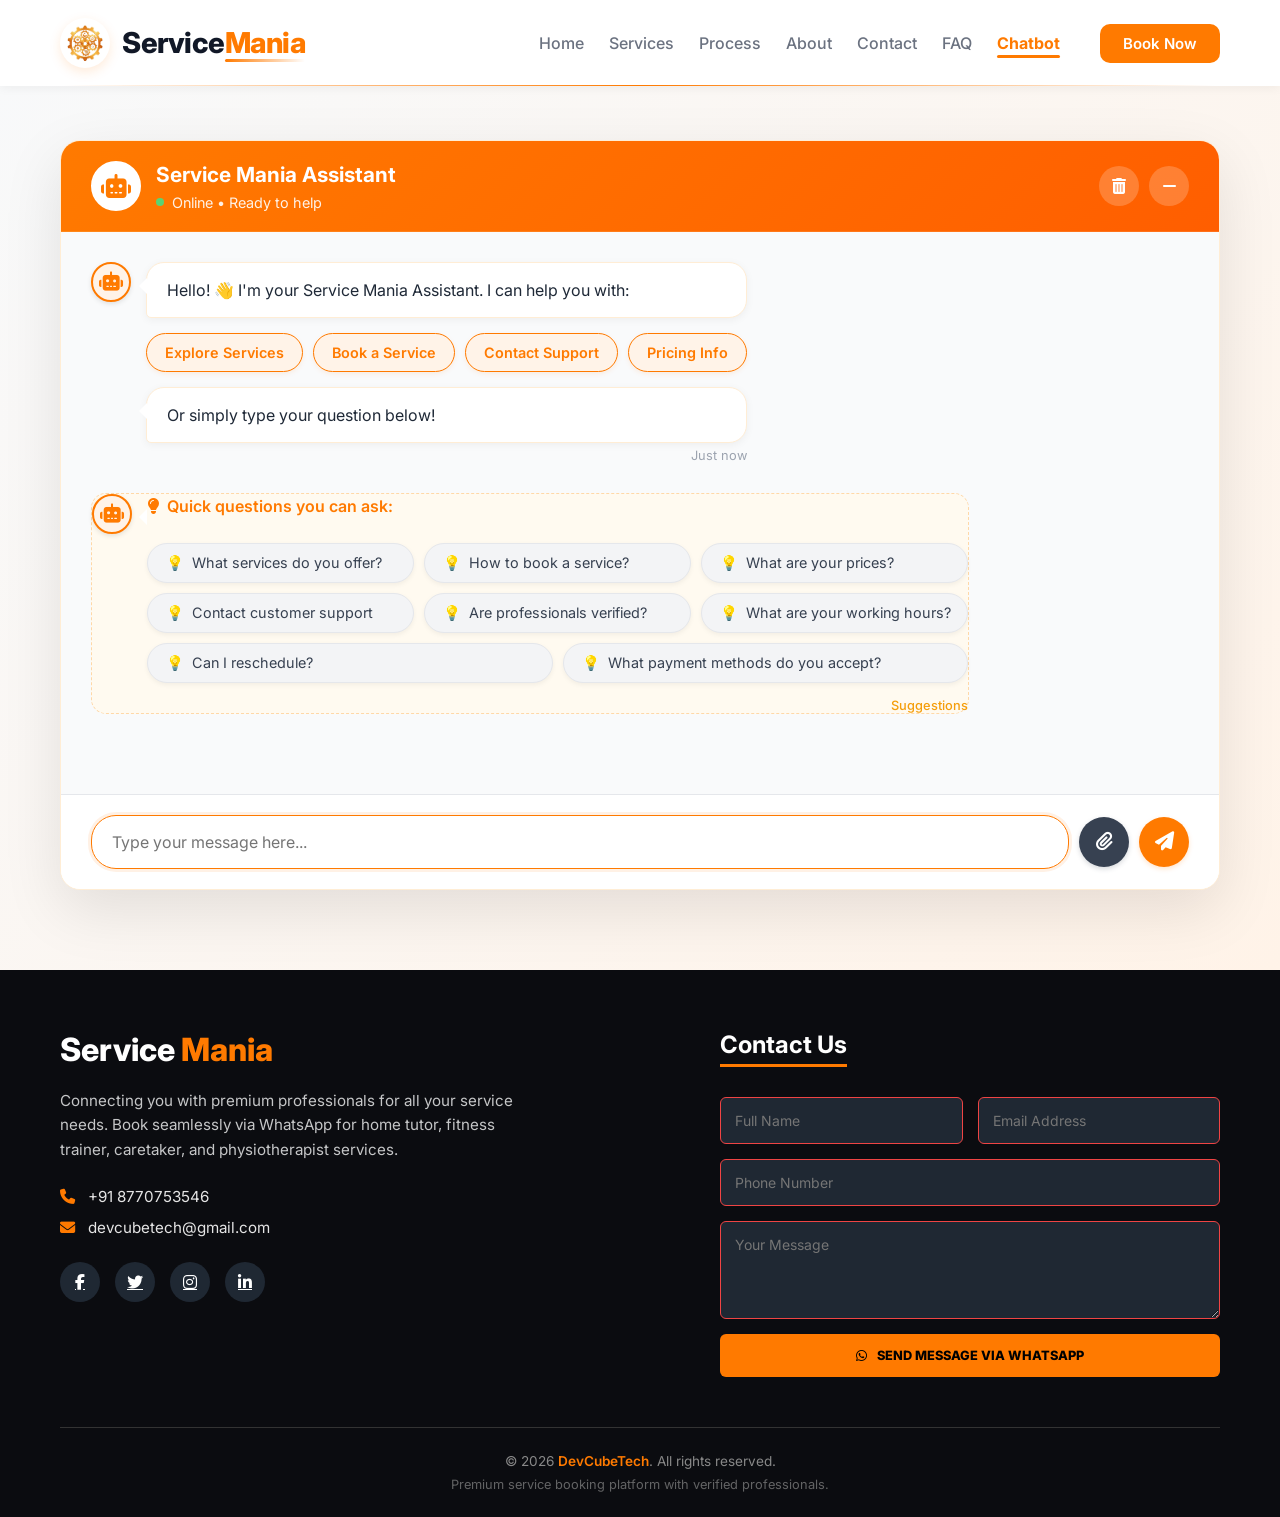
<file: chatbot/chatbot.html>
<!DOCTYPE html>
<html lang="en">
<head>
    <meta charset="UTF-8" />
    <meta name="viewport" content="width=device-width, initial-scale=1.0">
    <!-- Google tag (gtag.js) -->
    <script async src="https://www.googletagmanager.com/gtag/js?id=G-65V86V89R3"></script>
    <script>
      window.dataLayer = window.dataLayer || [];
      function gtag(){dataLayer.push(arguments);}
      gtag('js', new Date());
      gtag('config', 'G-65V86V89R3');
    </script>
    <link rel="icon" href="../img/Logo.png">
    <meta name="description" content="Service Mania AI Chatbot - Get instant assistance with service bookings, information, and support.">
    <meta name="author" content="Service Mania">
    <title>Service Mania - Chatbot</title>

    <!-- Fonts & Icons -->
    <link href="https://fonts.googleapis.com/css2?family=Inter:wght@400;600;700;800&display=swap" rel="stylesheet">
    <link rel="stylesheet" href="https://cdnjs.cloudflare.com/ajax/libs/font-awesome/6.5.1/css/all.min.css">
    <link rel="preconnect" href="https://fonts.googleapis.com">
    <link rel="preconnect" href="https://fonts.gstatic.com" crossorigin>
    <link href="https://fonts.googleapis.com/css2?family=Poppins:wght@400;500;600;700;800&display=swap" rel="stylesheet">

    <!-- Main CSS -->
    <link rel="stylesheet" href="../css/style.css">
    <!-- Chatbot CSS -->
    <link rel="stylesheet" href="css/chatbot.css">
</head>

<body>
    <!-- Navbar -->
    <header class="navbar">
        <div class="container">
            <div class="nav-container">
                <div class="logo">
                    <div class="logo-container">
                        <img src="../img/Logo.png" alt="Service Mania Logo" class="logo-image">
                        <span class="logo-text">Service<span class="logo-highlight">Mania</span></span>
                    </div>
                </div>

                <div class="nav-menu">
                    <nav class="nav-links">
                        <a href="../index.html">Home</a>
                        <a href="../index.html#services">Services</a>
                        <a href="../index.html#process">Process</a>
                        <a href="../about.html">About</a>
                        <a href="../contact.html">Contact</a>
                        <a href="../faq.html">FAQ</a>
                        <a href="chatbot.html" class="active">Chatbot</a>
                    </nav>

                    <div class="nav-actions">
                        <a href="BookService.html" class="btn primary">Book Now</a>
                    </div>
                </div>
                
                <div class="hamburger">
                    <span></span>
                    <span></span>
                    <span></span>
                </div>
            </div>
        </div>
    </header>

    <!-- Chatbot Container -->
    <section class="chatbot-container-section">
        <div class="container">
            <div class="chatbot-wrapper">
                <!-- Chatbot Header -->
                <div class="chatbot-header">
                    <div class="chatbot-avatar">
                        <i class="fas fa-robot"></i>
                    </div>
                    <div class="chatbot-info">
                        <h3>Service Mania Assistant</h3>
                        <p class="status"><span class="status-indicator"></span> Online • Ready to help</p>
                    </div>
                    <div class="chatbot-actions">
                        <button class="chatbot-action-btn" id="clearChat" title="Clear Chat">
                            <i class="fas fa-trash-alt"></i>
                        </button>
                        <button class="chatbot-action-btn" id="minimizeChat" title="Minimize">
                            <i class="fas fa-minus"></i>
                        </button>
                    </div>
                </div>

                <!-- Chat Messages Container -->
                <div class="chat-messages" id="chatMessages">
                    <!-- Initial welcome message -->
                    <div class="message bot-message">
                        <div class="message-avatar">
                            <i class="fas fa-robot"></i>
                        </div>
                        <div class="message-content">
                            <p class="message-text">Hello! 👋 I'm your Service Mania Assistant. I can help you with:</p>
                            <div class="quick-options">
                                <button class="quick-option" data-action="services">Explore Services</button>
                                <button class="quick-option" data-action="booking">Book a Service</button>
                                <button class="quick-option" data-action="contact">Contact Support</button>
                                <button class="quick-option" data-action="pricing">Pricing Info</button>
                            </div>
                            <p class="message-text">Or simply type your question below!</p>
                            <span class="message-time">Just now</span>
                        </div>
                    </div>

                    <!-- Quick Questions Message (Added inside chatbox) -->
                    <div class="message bot-message" id="quickQuestionsMessage">
                        <div class="message-avatar">
                            <i class="fas fa-robot"></i>
                        </div>
                        <div class="message-content">
                            <p class="message-text"><i class="fas fa-lightbulb"></i> Quick questions you can ask:</p>
                            <div class="suggestion-quick-questions">
                                <button class="suggestion-btn" data-question="What services do you offer?">What services do you offer?</button>
                                <button class="suggestion-btn" data-question="How to book a service?">How to book a service?</button>
                                <button class="suggestion-btn" data-question="What are your prices?">What are your prices?</button>
                                <button class="suggestion-btn" data-question="Contact customer support">Contact customer support</button>
                                <button class="suggestion-btn" data-question="Are professionals verified?">Are professionals verified?</button>
                                <button class="suggestion-btn" data-question="What are your working hours?">What are your working hours?</button>
                                <button class="suggestion-btn" data-question="Can I reschedule?">Can I reschedule?</button>
                                <button class="suggestion-btn" data-question="What payment methods do you accept?">What payment methods do you accept?</button>
                            </div>
                            <span class="message-time">Suggestions</span>
                        </div>
                    </div>
                </div>

                <!-- Contact Form (Hidden by default) -->
                <div class="contact-form-container" id="contactFormContainer">
                    <div class="contact-form-header">
                        <h4><i class="fas fa-headset"></i> Contact Support</h4>
                        <p>Fill in your details and we'll connect you via WhatsApp</p>
                    </div>
                    <form id="chatbotContactForm">
                        <div class="form-group">
                            <input type="text" id="chatbotName" placeholder="Your Full Name" required>
                        </div>
                        <div class="form-group">
                            <input type="email" id="chatbotEmail" placeholder="Email Address" required>
                        </div>
                        <div class="form-group">
                            <input type="tel" id="chatbotPhone" placeholder="Phone Number" required>
                        </div>
                        <div class="form-group">
                            <textarea id="chatbotMessage" placeholder="How can we help you?" rows="3" required></textarea>
                        </div>
                        <div class="form-group">
                            <select id="chatbotService" required>
                                <option value="">Select a Service</option>
                                <option value="home-tutor">Home Tutor Services</option>
                                <option value="fitness-trainer">Fitness Trainer</option>
                                <option value="caretaker">Caretaker Services</option>
                                <option value="physiotherapist">Physiotherapist</option>
                                <option value="general">General Inquiry</option>
                            </select>
                        </div>
                        <div class="form-buttons">
                            <button type="button" class="btn secondary" id="cancelContact">Cancel</button>
                            <button type="submit" class="btn primary">
                                <i class="fab fa-whatsapp"></i> Send via WhatsApp
                            </button>
                        </div>
                    </form>
                </div>

                <!-- Chat Input Area -->
                <div class="chat-input-area">
                    <div class="input-wrapper">
                        <input type="text" 
                               id="chatInput" 
                               placeholder="Type your message here..." 
                               autocomplete="off">
                        <div class="input-actions">
                            <button class="input-action-btn" id="attachFile" title="Attach File">
                                <i class="fas fa-paperclip"></i>
                            </button>
                            <button class="input-action-btn" id="sendMessage" title="Send Message">
                                <i class="fas fa-paper-plane"></i>
                            </button>
                        </div>
                    </div>
                </div>
            </div>
        </div>
    </section>

    <!-- Footer -->
    <footer class="footer" id="contact">
        <div class="container">
            <div class="footer-container">
                <!-- Left Column -->
                <div class="footer-left">
                    <h2 class="footer-logo">Service <span class="highlight">Mania</span></h2>
                    <p class="footer-desc">
                        Connecting you with premium professionals for all your service needs.
                        Book seamlessly via WhatsApp for home tutor, fitness trainer, caretaker, and physiotherapist services.
                    </p>

                    <div class="contact-info">
                        <p><i class="fas fa-phone"></i> +91 8770753546</p>
                        <p><i class="fas fa-envelope"></i> devcubetech@gmail.com</p>
                    </div>

                    <div class="social-icons">
                        <a href="#"><i class="fab fa-facebook-f"></i></a>
                        <a href="#"><i class="fab fa-twitter"></i></a>
                        <a href="#"><i class="fab fa-instagram"></i></a>
                        <a href="#"><i class="fab fa-linkedin-in"></i></a>
                    </div>
                </div>

                <!-- Right Column -->
                <div class="footer-right">
                    <h3>Contact Us</h3>
                    <form class="footer-form" id="footerContactForm">
                        <div class="form-row">
                            <input type="text" id="footerName" placeholder="Full Name" required>
                            <input type="email" id="footerEmail" placeholder="Email Address" required>
                        </div>
                        <input type="tel" id="footerPhone" placeholder="Phone Number" required>
                        <textarea id="footerMessage" placeholder="Your Message" rows="4" required></textarea>
                        <button type="submit" class="btn-whatsapp">
                            <i class="fab fa-whatsapp"></i> SEND MESSAGE VIA WHATSAPP
                        </button>
                    </form>
                </div>
            </div>

            <div class="footer-bottom">
                <p>&copy; <span id="currentYear"></span> <a href="https://www.devcubetech.com/" target="_blank" class="devcube-link">DevCubeTech</a>. All rights reserved.</p>
                <p class="footer-tagline">Premium service booking platform with verified professionals.</p>
            </div>
        </div>
    </footer>

    <!-- Scripts -->
    <script src="../js/script.js"></script>
    <script src="js/chatbot-messages.js"></script>
    <script src="js/chatbot.js"></script>
</body>
</html>
</file>
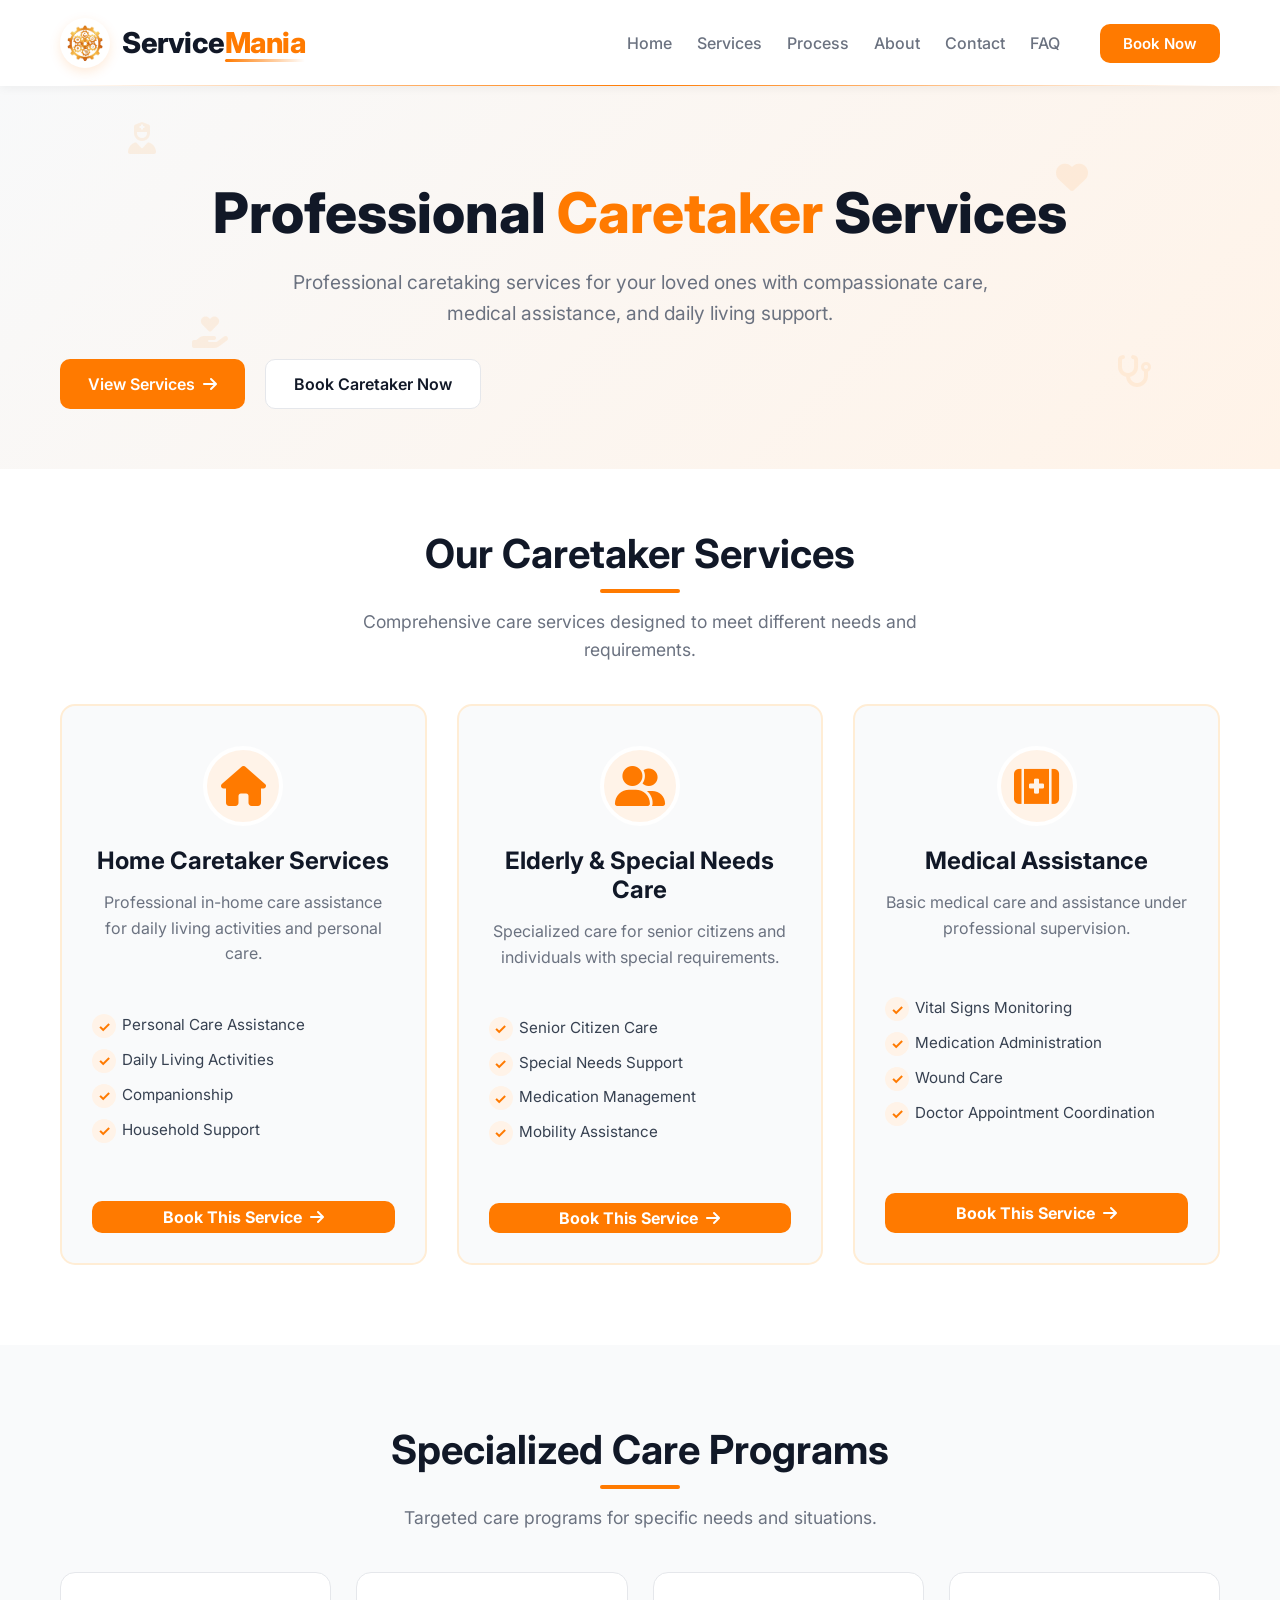
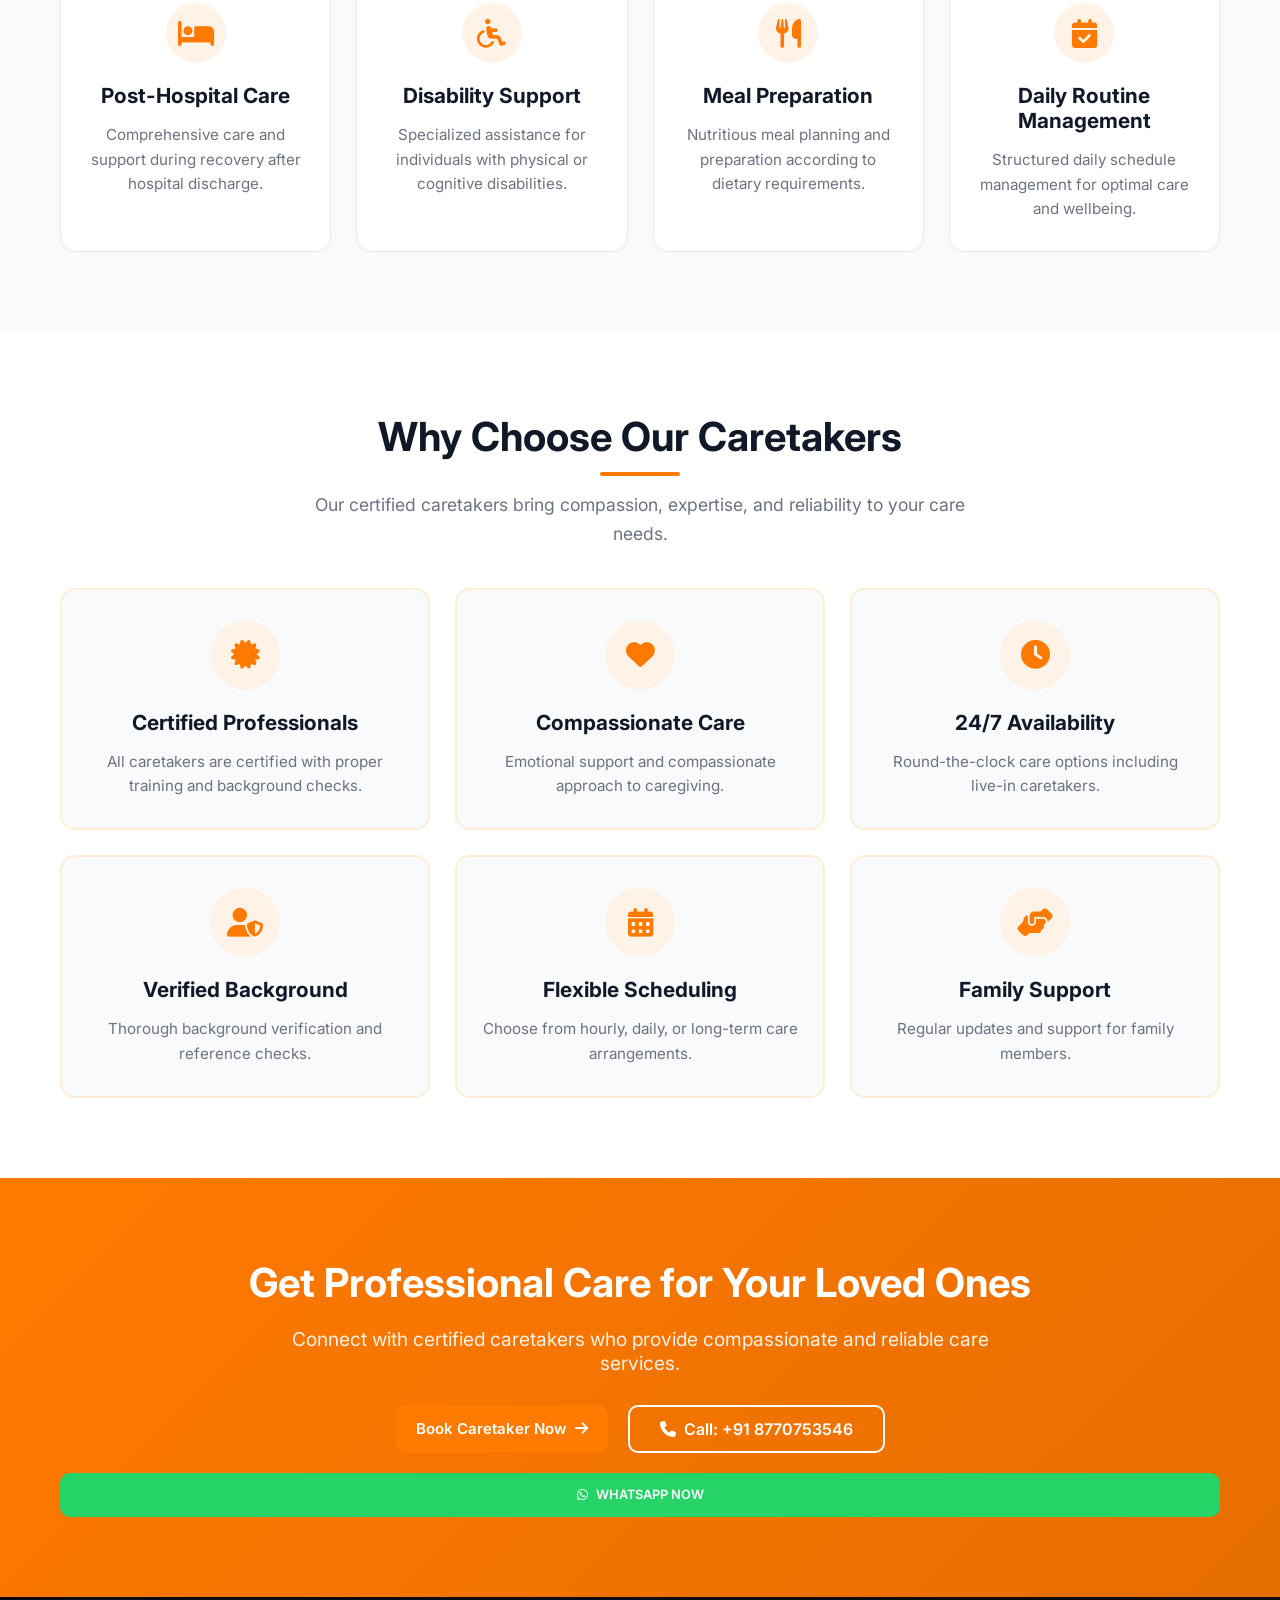
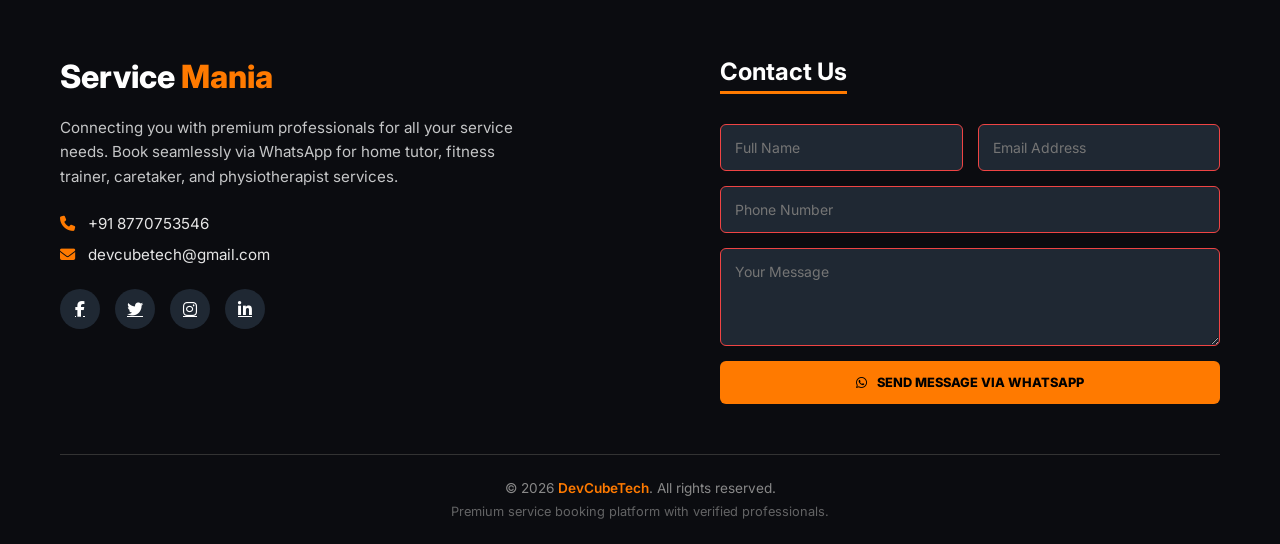
<file: services/caretaker.html>
<!DOCTYPE html>
<html lang="en">
<head>
    <meta charset="UTF-8" />
    <meta name="viewport" content="width=device-width, initial-scale=1.0">
    <!-- Google tag (gtag.js) -->
    <script async src="https://www.googletagmanager.com/gtag/js?id=G-65V86V89R3"></script>
    <script>
        window.dataLayer = window.dataLayer || [];
        function gtag(){dataLayer.push(arguments);}
        gtag('js', new Date());
        gtag('config', 'G-65V86V89R3');
    </script>
    <link rel="icon" href="../img/Logo.png">
    <meta name="description" content="Professional Caretaker Services - Certified caretakers for elderly care, special needs assistance, medical support, and daily living assistance.">
    <meta name="author" content="Service Mania">
    <title>Caretaker Services | Service Mania</title>

    <!-- Fonts & Icons -->
    <link href="https://fonts.googleapis.com/css2?family=Inter:wght@400;600;700;800&display=swap" rel="stylesheet">
    <link rel="stylesheet" href="https://cdnjs.cloudflare.com/ajax/libs/font-awesome/6.5.1/css/all.min.css">
    <link rel="preconnect" href="https://fonts.googleapis.com">
    <link rel="preconnect" href="https://fonts.gstatic.com" crossorigin>
    <link href="https://fonts.googleapis.com/css2?family=Poppins:wght@400;500;600;700;800&display=swap" rel="stylesheet">

    <!-- Main CSS -->
    <link rel="stylesheet" href="../css/style.css">
    <!-- Caretaker Page CSS -->
    <link rel="stylesheet" href="css/caretaker.css">
</head>

<body>
    <!-- Navbar - Same as Main Site -->
    <header class="navbar">
        <div class="container">
            <div class="nav-container">
                <div class="logo">
                    <div class="logo-container">
                        <img src="../img/Logo.png" alt="Service Mania Logo" class="logo-image">
                        <span class="logo-text">Service<span class="logo-highlight">Mania</span></span>
                    </div>
                </div>

                <div class="nav-menu">
                    <nav class="nav-links">
                        <a href="../index.html#home">Home</a>
                        <a href="../index.html#services">Services</a>
                        <a href="../index.html#process">Process</a>
                        <a href="../about.html">About</a>
                        <a href="../contact.html">Contact</a>
                        <a href="../faq.html">FAQ</a>
                    </nav>

                    <div class="nav-actions">
                        <a href="../BookService.html" class="btn primary">Book Now</a>
                    </div>
                </div>
                
                <div class="hamburger">
                    <span></span>
                    <span></span>
                    <span></span>
                </div>
            </div>
        </div>
    </header>

    <!-- Caretaker Hero Section -->
    <section class="caretaker-hero">
        <div class="container">
            <div class="hero-background-animation">
                <div class="hero-animation-element element-1"><i class="fas fa-user-nurse"></i></div>
                <div class="hero-animation-element element-2"><i class="fas fa-heart"></i></div>
                <div class="hero-animation-element element-3"><i class="fas fa-hand-holding-heart"></i></div>
                <div class="hero-animation-element element-4"><i class="fas fa-stethoscope"></i></div>
            </div>
            
            <h1>Professional <span class="highlight">Caretaker</span> Services</h1>
            <p>Professional caretaking services for your loved ones with compassionate care, medical assistance, and daily living support.</p>
            
            <div class="hero-buttons">
                <a href="#services" class="btn primary">
                    View Services
                    <i class="fa-solid fa-arrow-right"></i>
                </a>
                <a href="../BookService.html" class="btn secondary">Book Caretaker Now</a>
            </div>
        </div>
    </section>

    <!-- Caretaker Services Section -->
    <section class="caretaker-services" id="services">
        <div class="container">
            <h2>Our Caretaker Services</h2>
            <p class="process-subtitle">Comprehensive care services designed to meet different needs and requirements.</p>

            <div class="services-grid">
                <!-- Service 1: Home Caretaker -->
                <div class="service-card">
                    <div class="service-icon">
                        <i class="fas fa-home"></i>
                    </div>
                    <h3>Home Caretaker Services</h3>
                    <p>Professional in-home care assistance for daily living activities and personal care.</p>
                    <ul class="service-features">
                        <li>Personal Care Assistance</li>
                        <li>Daily Living Activities</li>
                        <li>Companionship</li>
                        <li>Household Support</li>
                    </ul>
                    <a href="../BookService.html" class="btn primary book-btn">
                        Book This Service
                        <i class="fa-solid fa-arrow-right"></i>
                    </a>
                </div>

                <!-- Service 2: Elderly Care -->
                <div class="service-card">
                    <div class="service-icon">
                        <i class="fas fa-user-friends"></i>
                    </div>
                    <h3>Elderly & Special Needs Care</h3>
                    <p>Specialized care for senior citizens and individuals with special requirements.</p>
                    <ul class="service-features">
                        <li>Senior Citizen Care</li>
                        <li>Special Needs Support</li>
                        <li>Medication Management</li>
                        <li>Mobility Assistance</li>
                    </ul>
                    <a href="../BookService.html" class="btn primary book-btn">
                        Book This Service
                        <i class="fa-solid fa-arrow-right"></i>
                    </a>
                </div>

                <!-- Service 3: Medical Assistance -->
                <div class="service-card">
                    <div class="service-icon">
                        <i class="fas fa-first-aid"></i>
                    </div>
                    <h3>Medical Assistance</h3>
                    <p>Basic medical care and assistance under professional supervision.</p>
                    <ul class="service-features">
                        <li>Vital Signs Monitoring</li>
                        <li>Medication Administration</li>
                        <li>Wound Care</li>
                        <li>Doctor Appointment Coordination</li>
                    </ul>
                    <a href="../BookService.html" class="btn primary book-btn">
                        Book This Service
                        <i class="fa-solid fa-arrow-right"></i>
                    </a>
                </div>
            </div>
        </div>
    </section>

    <!-- Specialized Care Section -->
    <section class="specialized-care">
        <div class="container">
            <h2>Specialized Care Programs</h2>
            <p class="process-subtitle">Targeted care programs for specific needs and situations.</p>

            <div class="care-grid">
                <div class="care-card">
                    <div class="care-icon">
                        <i class="fas fa-bed"></i>
                    </div>
                    <h3>Post-Hospital Care</h3>
                    <p>Comprehensive care and support during recovery after hospital discharge.</p>
                </div>

                <div class="care-card">
                    <div class="care-icon">
                        <i class="fas fa-wheelchair"></i>
                    </div>
                    <h3>Disability Support</h3>
                    <p>Specialized assistance for individuals with physical or cognitive disabilities.</p>
                </div>

                <div class="care-card">
                    <div class="care-icon">
                        <i class="fas fa-utensils"></i>
                    </div>
                    <h3>Meal Preparation</h3>
                    <p>Nutritious meal planning and preparation according to dietary requirements.</p>
                </div>

                <div class="care-card">
                    <div class="care-icon">
                        <i class="fas fa-calendar-check"></i>
                    </div>
                    <h3>Daily Routine Management</h3>
                    <p>Structured daily schedule management for optimal care and wellbeing.</p>
                </div>
            </div>
        </div>
    </section>

    <!-- Caretaker Benefits Section -->
    <section class="caretaker-benefits">
        <div class="container">
            <h2>Why Choose Our Caretakers</h2>
            <p class="process-subtitle">Our certified caretakers bring compassion, expertise, and reliability to your care needs.</p>

            <div class="benefits-grid">
                <div class="benefit-item">
                    <div class="benefit-icon">
                        <i class="fas fa-certificate"></i>
                    </div>
                    <h3>Certified Professionals</h3>
                    <p>All caretakers are certified with proper training and background checks.</p>
                </div>

                <div class="benefit-item">
                    <div class="benefit-icon">
                        <i class="fas fa-heart"></i>
                    </div>
                    <h3>Compassionate Care</h3>
                    <p>Emotional support and compassionate approach to caregiving.</p>
                </div>

                <div class="benefit-item">
                    <div class="benefit-icon">
                        <i class="fas fa-clock"></i>
                    </div>
                    <h3>24/7 Availability</h3>
                    <p>Round-the-clock care options including live-in caretakers.</p>
                </div>

                <div class="benefit-item">
                    <div class="benefit-icon">
                        <i class="fas fa-user-shield"></i>
                    </div>
                    <h3>Verified Background</h3>
                    <p>Thorough background verification and reference checks.</p>
                </div>

                <div class="benefit-item">
                    <div class="benefit-icon">
                        <i class="fas fa-calendar-alt"></i>
                    </div>
                    <h3>Flexible Scheduling</h3>
                    <p>Choose from hourly, daily, or long-term care arrangements.</p>
                </div>

                <div class="benefit-item">
                    <div class="benefit-icon">
                        <i class="fas fa-hands-helping"></i>
                    </div>
                    <h3>Family Support</h3>
                    <p>Regular updates and support for family members.</p>
                </div>
            </div>
        </div>
    </section>

    <!-- Call to Action Section -->
    <section class="caretaker-cta">
        <div class="container">
            <h2>Get Professional Care for Your Loved Ones</h2>
            <p>Connect with certified caretakers who provide compassionate and reliable care services.</p>
            
            <div class="cta-buttons">
                <a href="../BookService.html" class="btn primary">
                    Book Caretaker Now
                    <i class="fa-solid fa-arrow-right"></i>
                </a>
                <a href="tel:+918770753546" class="btn-outline-white">
                    <i class="fas fa-phone"></i> Call: +91 8770753546
                </a>
                <a href="https://wa.me/918770753546" class="btn-whatsapp" target="_blank">
                    <i class="fab fa-whatsapp"></i> WhatsApp Now
                </a>
            </div>
        </div>
    </section>

    <!-- Footer - Same as Main Site -->
    <footer class="footer" id="contact">
        <div class="container">
            <div class="footer-container">
                <!-- Left Column -->
                <div class="footer-left">
                    <h2 class="footer-logo">Service <span class="highlight">Mania</span></h2>
                    <p class="footer-desc">
                        Connecting you with premium professionals for all your service needs.
                        Book seamlessly via WhatsApp for home tutor, fitness trainer, caretaker, and physiotherapist services.
                    </p>

                    <div class="contact-info">
                        <p><i class="fas fa-phone"></i> +91 8770753546</p>
                        <p><i class="fas fa-envelope"></i> devcubetech@gmail.com</p>
                    </div>

                    <div class="social-icons">
                        <a href="#"><i class="fab fa-facebook-f"></i></a>
                        <a href="#"><i class="fab fa-twitter"></i></a>
                        <a href="#"><i class="fab fa-instagram"></i></a>
                        <a href="#"><i class="fab fa-linkedin-in"></i></a>
                    </div>
                </div>

                <!-- Right Column -->
                <div class="footer-right">
                    <h3>Contact Us</h3>
                    <form class="footer-form" id="contactForm">
                        <div class="form-row">
                            <input type="text" id="contactName" placeholder="Full Name" required>
                            <input type="email" id="contactEmail" placeholder="Email Address" required>
                        </div>
                        <input type="tel" id="contactPhone" placeholder="Phone Number" required>
                        <textarea id="contactMessage" placeholder="Your Message" rows="4" required></textarea>
                        <button type="submit" class="btn-whatsapp">
                            <i class="fab fa-whatsapp"></i> SEND MESSAGE VIA WHATSAPP
                        </button>
                    </form>
                </div>
            </div>

            <div class="footer-bottom">
                <p>&copy; <span id="currentYear"></span> <a href="https://www.devcubetech.com/" target="_blank" class="devcube-link">DevCubeTech</a>. All rights reserved.</p>
                <p class="footer-tagline">Premium service booking platform with verified professionals.</p>
            </div>
        </div>
    </footer>

    <script src="../js/script.js"></script>
    <script src="js/caretaker.js"></script>
</body>
</html>
</file>
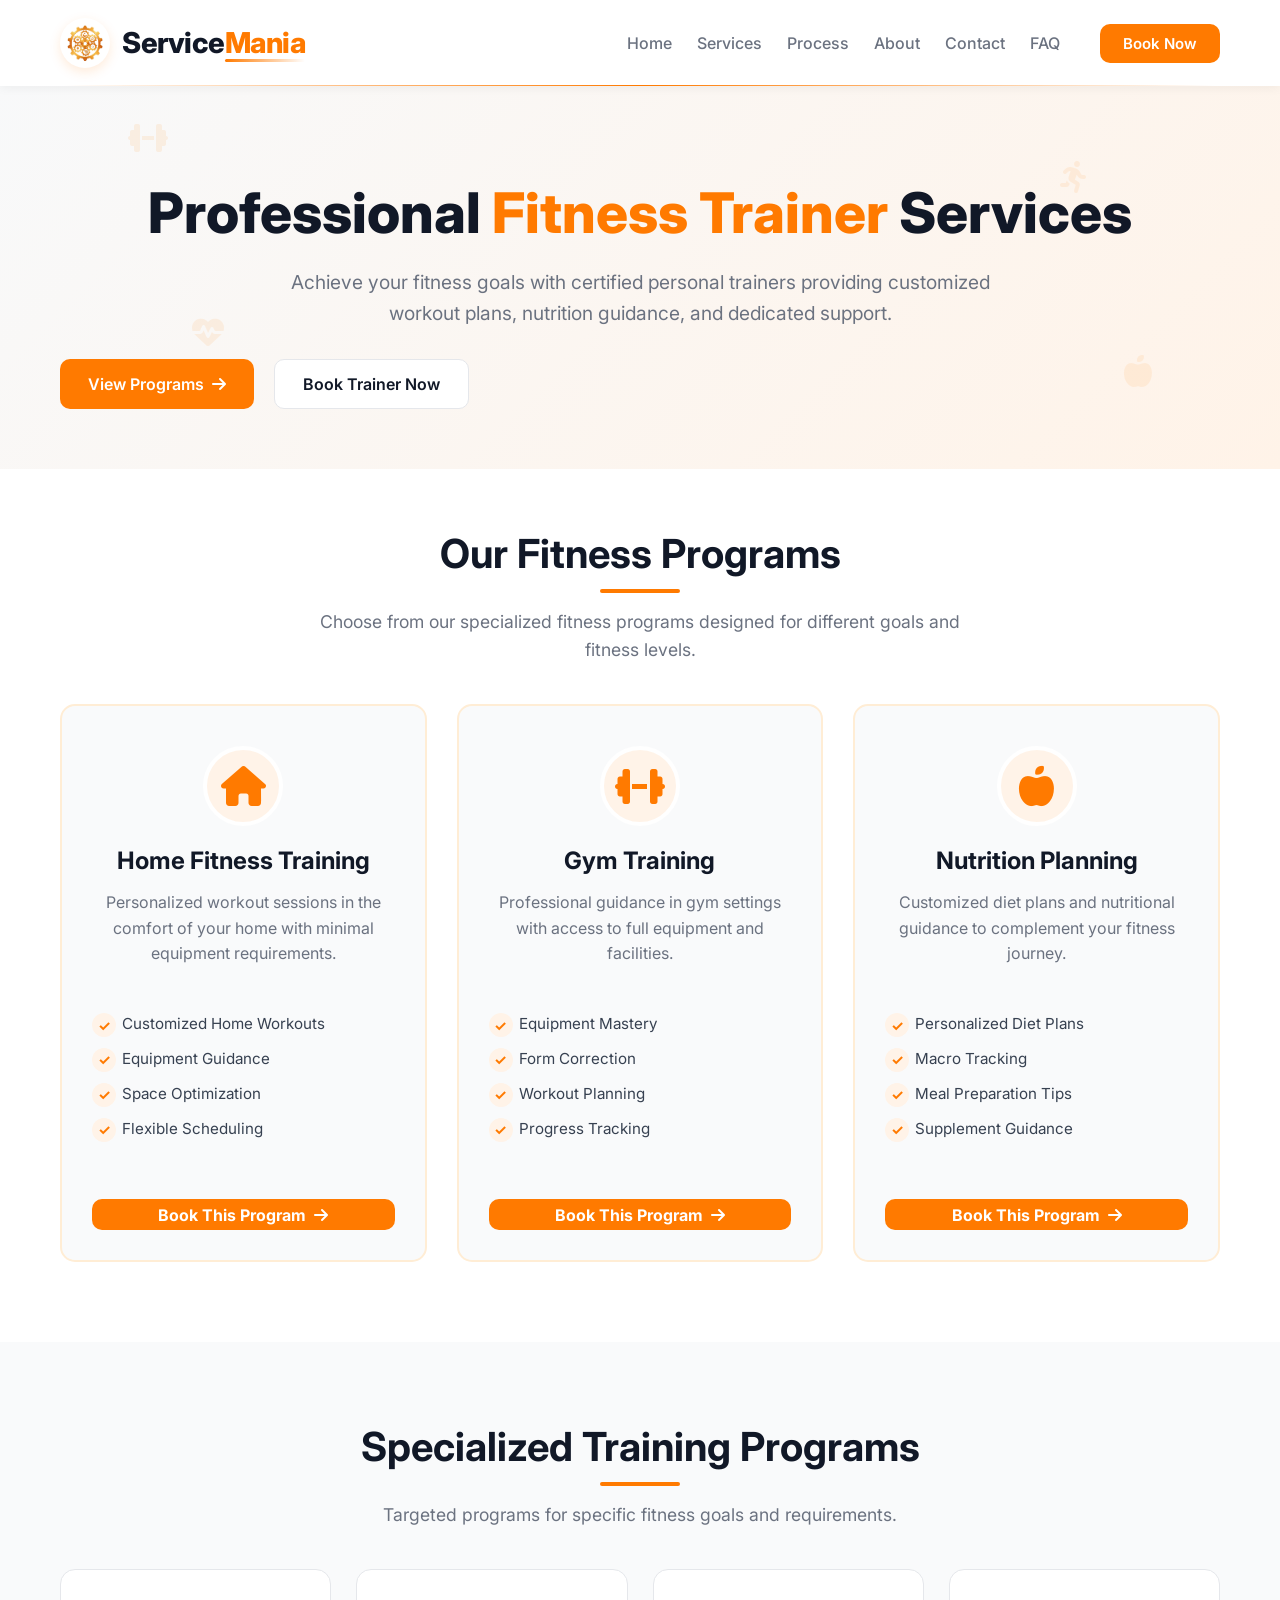
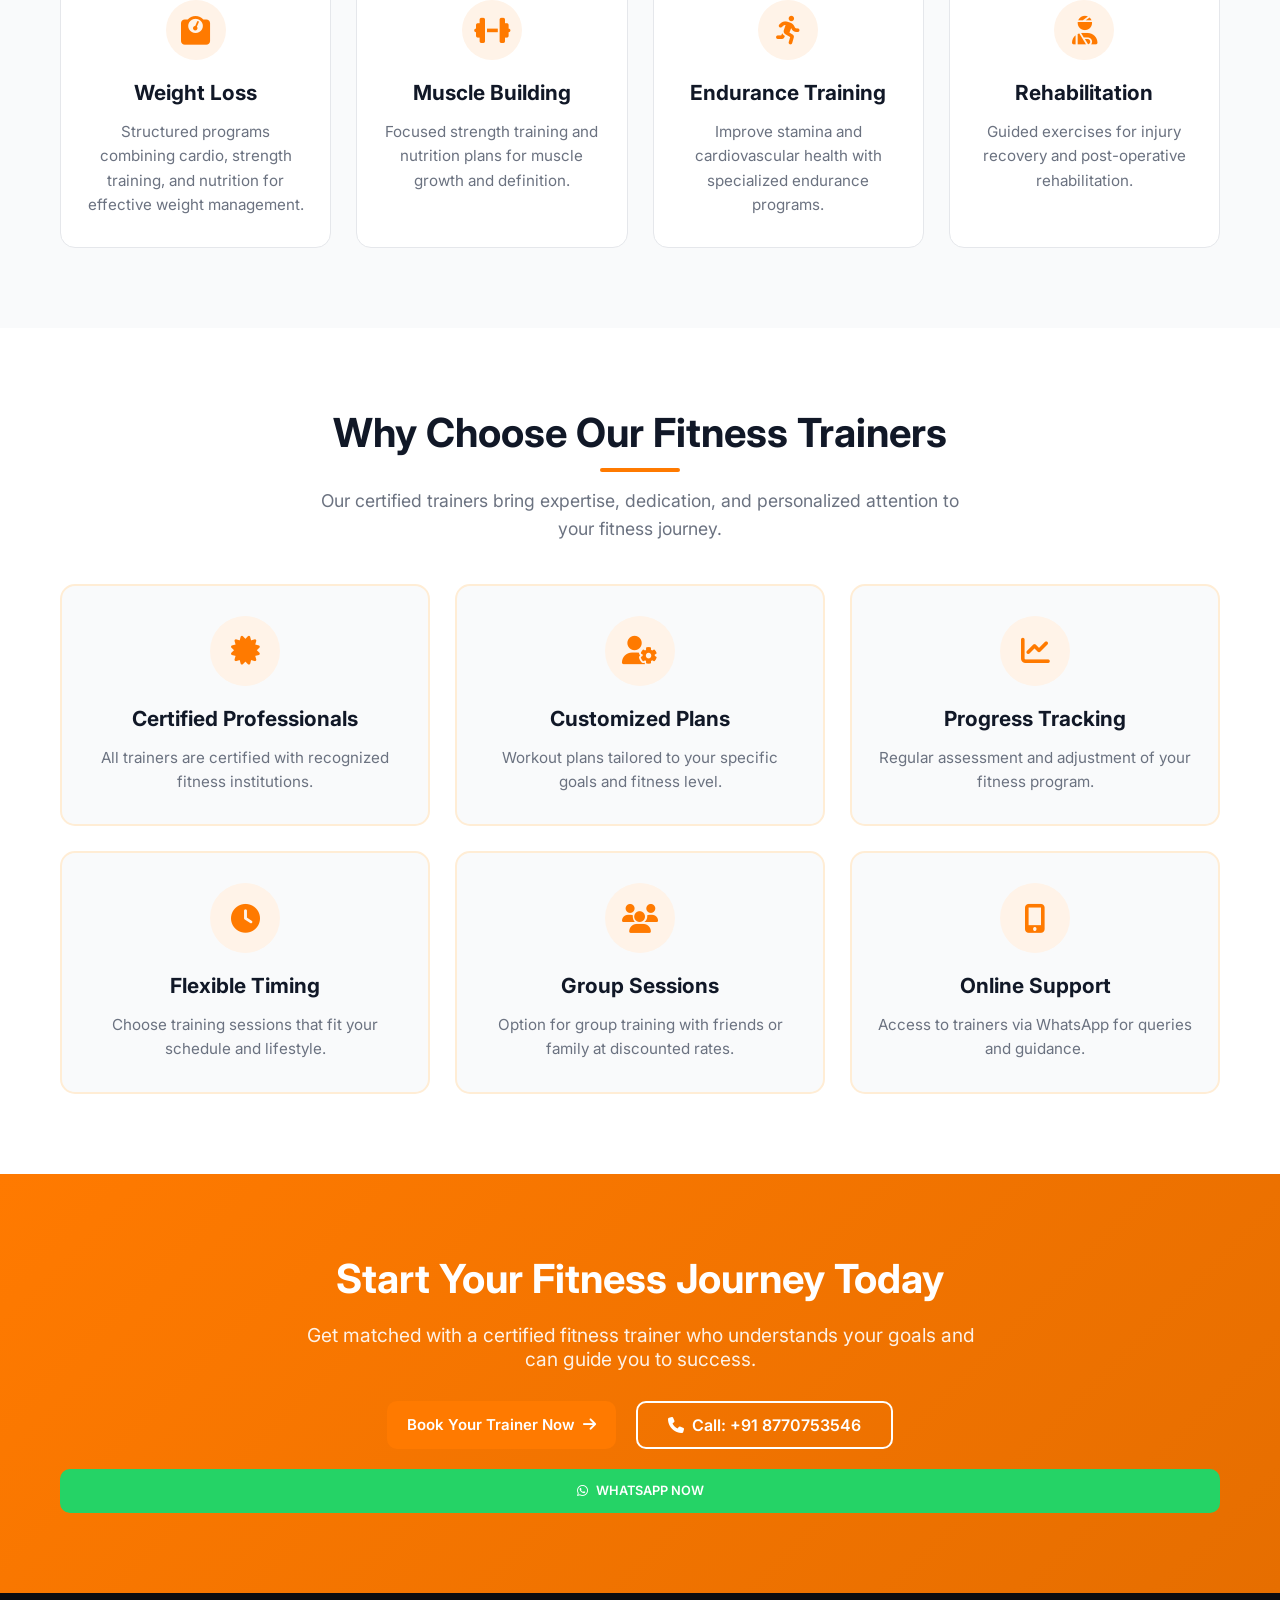
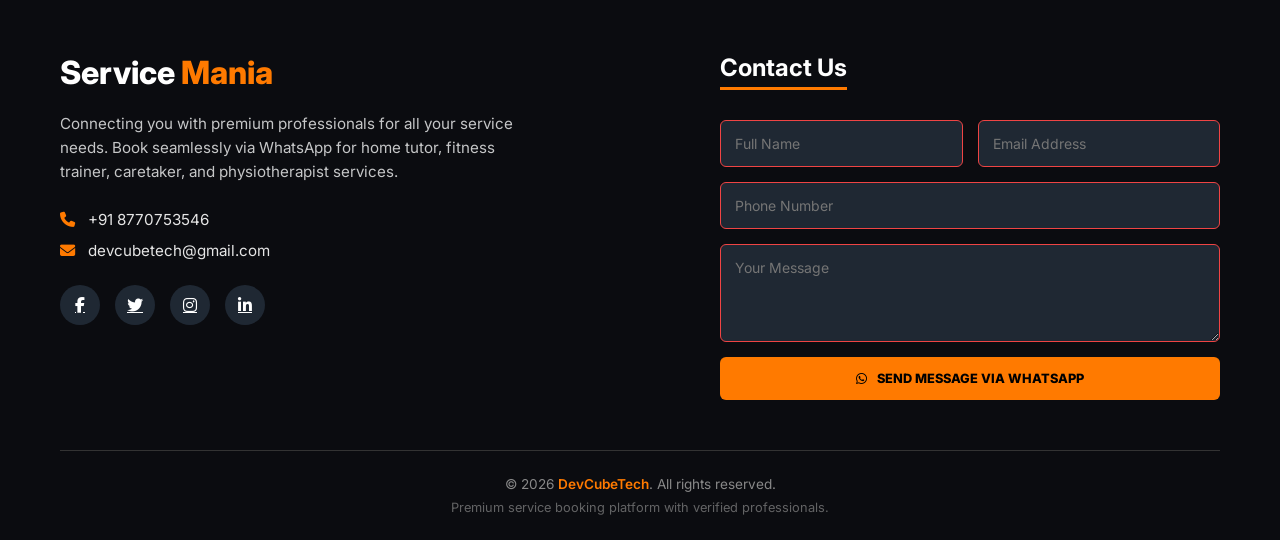
<file: services/fitness-trainer.html>
<!DOCTYPE html>
<html lang="en">
<head>
    <meta charset="UTF-8" />
    <meta name="viewport" content="width=device-width, initial-scale=1.0">
    <!-- Google tag (gtag.js) -->
    <script async src="https://www.googletagmanager.com/gtag/js?id=G-65V86V89R3"></script>
    <script>
        window.dataLayer = window.dataLayer || [];
        function gtag(){dataLayer.push(arguments);}
        gtag('js', new Date());
        gtag('config', 'G-65V86V89R3');
    </script>
    <link rel="icon" href="../img/Logo.png">
    <meta name="description" content="Professional Fitness Trainer Services - Certified personal trainers for home workouts, gym training, nutrition planning, and specialized fitness programs.">
    <meta name="author" content="Service Mania">
    <title>Fitness Trainer Services | Service Mania</title>

    <!-- Fonts & Icons -->
    <link href="https://fonts.googleapis.com/css2?family=Inter:wght@400;600;700;800&display=swap" rel="stylesheet">
    <link rel="stylesheet" href="https://cdnjs.cloudflare.com/ajax/libs/font-awesome/6.5.1/css/all.min.css">
    <link rel="preconnect" href="https://fonts.googleapis.com">
    <link rel="preconnect" href="https://fonts.gstatic.com" crossorigin>
    <link href="https://fonts.googleapis.com/css2?family=Poppins:wght@400;500;600;700;800&display=swap" rel="stylesheet">

    <!-- Main CSS -->
    <link rel="stylesheet" href="../css/style.css">
    <!-- Fitness Page CSS -->
    <link rel="stylesheet" href="css/fitness-trainer.css">
</head>

<body>
    <!-- Navbar - Same as Main Site -->
    <header class="navbar">
        <div class="container">
            <div class="nav-container">
                <div class="logo">
                    <div class="logo-container">
                        <img src="../img/Logo.png" alt="Service Mania Logo" class="logo-image">
                        <span class="logo-text">Service<span class="logo-highlight">Mania</span></span>
                    </div>
                </div>

                <div class="nav-menu">
                    <nav class="nav-links">
                        <a href="../index.html#home">Home</a>
                        <a href="../index.html#services">Services</a>
                        <a href="../index.html#process">Process</a>
                        <a href="../about.html">About</a>
                        <a href="../contact.html">Contact</a>
                        <a href="../faq.html">FAQ</a>
                    </nav>

                    <div class="nav-actions">
                        <a href="../BookService.html" class="btn primary">Book Now</a>
                    </div>
                </div>
                
                <div class="hamburger">
                    <span></span>
                    <span></span>
                    <span></span>
                </div>
            </div>
        </div>
    </header>

    <!-- Fitness Hero Section -->
    <section class="fitness-hero">
        <div class="container">
            <div class="hero-background-animation">
                <div class="hero-animation-element element-1"><i class="fas fa-dumbbell"></i></div>
                <div class="hero-animation-element element-2"><i class="fas fa-running"></i></div>
                <div class="hero-animation-element element-3"><i class="fas fa-heartbeat"></i></div>
                <div class="hero-animation-element element-4"><i class="fas fa-apple-alt"></i></div>
            </div>
            
            <h1>Professional <span class="highlight">Fitness Trainer</span> Services</h1>
            <p>Achieve your fitness goals with certified personal trainers providing customized workout plans, nutrition guidance, and dedicated support.</p>
            
            <div class="hero-buttons">
                <a href="#programs" class="btn primary">
                    View Programs
                    <i class="fa-solid fa-arrow-right"></i>
                </a>
                <a href="../BookService.html" class="btn secondary">Book Trainer Now</a>
            </div>
        </div>
    </section>

    <!-- Fitness Programs Section -->
    <section class="fitness-programs" id="programs">
        <div class="container">
            <h2>Our Fitness Programs</h2>
            <p class="process-subtitle">Choose from our specialized fitness programs designed for different goals and fitness levels.</p>

            <div class="programs-grid">
                <!-- Program 1: Home Training -->
                <div class="program-card">
                    <div class="program-icon">
                        <i class="fas fa-home"></i>
                    </div>
                    <h3>Home Fitness Training</h3>
                    <p>Personalized workout sessions in the comfort of your home with minimal equipment requirements.</p>
                    <ul class="program-features">
                        <li>Customized Home Workouts</li>
                        <li>Equipment Guidance</li>
                        <li>Space Optimization</li>
                        <li>Flexible Scheduling</li>
                    </ul>
                    <a href="../BookService.html" class="btn primary book-btn">
                        Book This Program
                        <i class="fa-solid fa-arrow-right"></i>
                    </a>
                </div>

                <!-- Program 2: Gym Training -->
                <div class="program-card">
                    <div class="program-icon">
                        <i class="fas fa-dumbbell"></i>
                    </div>
                    <h3>Gym Training</h3>
                    <p>Professional guidance in gym settings with access to full equipment and facilities.</p>
                    <ul class="program-features">
                        <li>Equipment Mastery</li>
                        <li>Form Correction</li>
                        <li>Workout Planning</li>
                        <li>Progress Tracking</li>
                    </ul>
                    <a href="../BookService.html" class="btn primary book-btn">
                        Book This Program
                        <i class="fa-solid fa-arrow-right"></i>
                    </a>
                </div>

                <!-- Program 3: Nutrition Planning -->
                <div class="program-card">
                    <div class="program-icon">
                        <i class="fas fa-apple-alt"></i>
                    </div>
                    <h3>Nutrition Planning</h3>
                    <p>Customized diet plans and nutritional guidance to complement your fitness journey.</p>
                    <ul class="program-features">
                        <li>Personalized Diet Plans</li>
                        <li>Macro Tracking</li>
                        <li>Meal Preparation Tips</li>
                        <li>Supplement Guidance</li>
                    </ul>
                    <a href="../BookService.html" class="btn primary book-btn">
                        Book This Program
                        <i class="fa-solid fa-arrow-right"></i>
                    </a>
                </div>
            </div>
        </div>
    </section>

    <!-- Specialized Training Section -->
    <section class="specialized-training">
        <div class="container">
            <h2>Specialized Training Programs</h2>
            <p class="process-subtitle">Targeted programs for specific fitness goals and requirements.</p>

            <div class="training-grid">
                <div class="training-card">
                    <div class="training-icon">
                        <i class="fas fa-weight"></i>
                    </div>
                    <h3>Weight Loss</h3>
                    <p>Structured programs combining cardio, strength training, and nutrition for effective weight management.</p>
                </div>

                <div class="training-card">
                    <div class="training-icon">
                        <i class="fas fa-dumbbell"></i>
                    </div>
                    <h3>Muscle Building</h3>
                    <p>Focused strength training and nutrition plans for muscle growth and definition.</p>
                </div>

                <div class="training-card">
                    <div class="training-icon">
                        <i class="fas fa-running"></i>
                    </div>
                    <h3>Endurance Training</h3>
                    <p>Improve stamina and cardiovascular health with specialized endurance programs.</p>
                </div>

                <div class="training-card">
                    <div class="training-icon">
                        <i class="fas fa-user-injured"></i>
                    </div>
                    <h3>Rehabilitation</h3>
                    <p>Guided exercises for injury recovery and post-operative rehabilitation.</p>
                </div>
            </div>
        </div>
    </section>

    <!-- Trainer Benefits Section -->
    <section class="trainer-benefits">
        <div class="container">
            <h2>Why Choose Our Fitness Trainers</h2>
            <p class="process-subtitle">Our certified trainers bring expertise, dedication, and personalized attention to your fitness journey.</p>

            <div class="benefits-grid">
                <div class="benefit-item">
                    <div class="benefit-icon">
                        <i class="fas fa-certificate"></i>
                    </div>
                    <h3>Certified Professionals</h3>
                    <p>All trainers are certified with recognized fitness institutions.</p>
                </div>

                <div class="benefit-item">
                    <div class="benefit-icon">
                        <i class="fas fa-user-cog"></i>
                    </div>
                    <h3>Customized Plans</h3>
                    <p>Workout plans tailored to your specific goals and fitness level.</p>
                </div>

                <div class="benefit-item">
                    <div class="benefit-icon">
                        <i class="fas fa-chart-line"></i>
                    </div>
                    <h3>Progress Tracking</h3>
                    <p>Regular assessment and adjustment of your fitness program.</p>
                </div>

                <div class="benefit-item">
                    <div class="benefit-icon">
                        <i class="fas fa-clock"></i>
                    </div>
                    <h3>Flexible Timing</h3>
                    <p>Choose training sessions that fit your schedule and lifestyle.</p>
                </div>

                <div class="benefit-item">
                    <div class="benefit-icon">
                        <i class="fas fa-users"></i>
                    </div>
                    <h3>Group Sessions</h3>
                    <p>Option for group training with friends or family at discounted rates.</p>
                </div>

                <div class="benefit-item">
                    <div class="benefit-icon">
                        <i class="fas fa-mobile-alt"></i>
                    </div>
                    <h3>Online Support</h3>
                    <p>Access to trainers via WhatsApp for queries and guidance.</p>
                </div>
            </div>
        </div>
    </section>

    <!-- Call to Action Section -->
    <section class="fitness-cta">
        <div class="container">
            <h2>Start Your Fitness Journey Today</h2>
            <p>Get matched with a certified fitness trainer who understands your goals and can guide you to success.</p>
            
            <div class="cta-buttons">
                <a href="../BookService.html" class="btn primary">
                    Book Your Trainer Now
                    <i class="fa-solid fa-arrow-right"></i>
                </a>
                <a href="tel:+918770753546" class="btn-outline-white">
                    <i class="fas fa-phone"></i> Call: +91 8770753546
                </a>
                <a href="https://wa.me/918770753546" class="btn-whatsapp" target="_blank">
                    <i class="fab fa-whatsapp"></i> WhatsApp Now
                </a>
            </div>
        </div>
    </section>

    <!-- Footer - Same as Main Site -->
    <footer class="footer" id="contact">
        <div class="container">
            <div class="footer-container">
                <!-- Left Column -->
                <div class="footer-left">
                    <h2 class="footer-logo">Service <span class="highlight">Mania</span></h2>
                    <p class="footer-desc">
                        Connecting you with premium professionals for all your service needs.
                        Book seamlessly via WhatsApp for home tutor, fitness trainer, caretaker, and physiotherapist services.
                    </p>

                    <div class="contact-info">
                        <p><i class="fas fa-phone"></i> +91 8770753546</p>
                        <p><i class="fas fa-envelope"></i> devcubetech@gmail.com</p>
                    </div>

                    <div class="social-icons">
                        <a href="#"><i class="fab fa-facebook-f"></i></a>
                        <a href="#"><i class="fab fa-twitter"></i></a>
                        <a href="#"><i class="fab fa-instagram"></i></a>
                        <a href="#"><i class="fab fa-linkedin-in"></i></a>
                    </div>
                </div>

                <!-- Right Column -->
                <div class="footer-right">
                    <h3>Contact Us</h3>
                    <form class="footer-form" id="contactForm">
                        <div class="form-row">
                            <input type="text" id="contactName" placeholder="Full Name" required>
                            <input type="email" id="contactEmail" placeholder="Email Address" required>
                        </div>
                        <input type="tel" id="contactPhone" placeholder="Phone Number" required>
                        <textarea id="contactMessage" placeholder="Your Message" rows="4" required></textarea>
                        <button type="submit" class="btn-whatsapp">
                            <i class="fab fa-whatsapp"></i> SEND MESSAGE VIA WHATSAPP
                        </button>
                    </form>
                </div>
            </div>

            <div class="footer-bottom">
                <p>&copy; <span id="currentYear"></span> <a href="https://www.devcubetech.com/" target="_blank" class="devcube-link">DevCubeTech</a>. All rights reserved.</p>
                <p class="footer-tagline">Premium service booking platform with verified professionals.</p>
            </div>
        </div>
    </footer>

    <script src="../js/script.js"></script>
    <script src="js/fitness-trainer.js"></script>
</body>
</html>
</file>
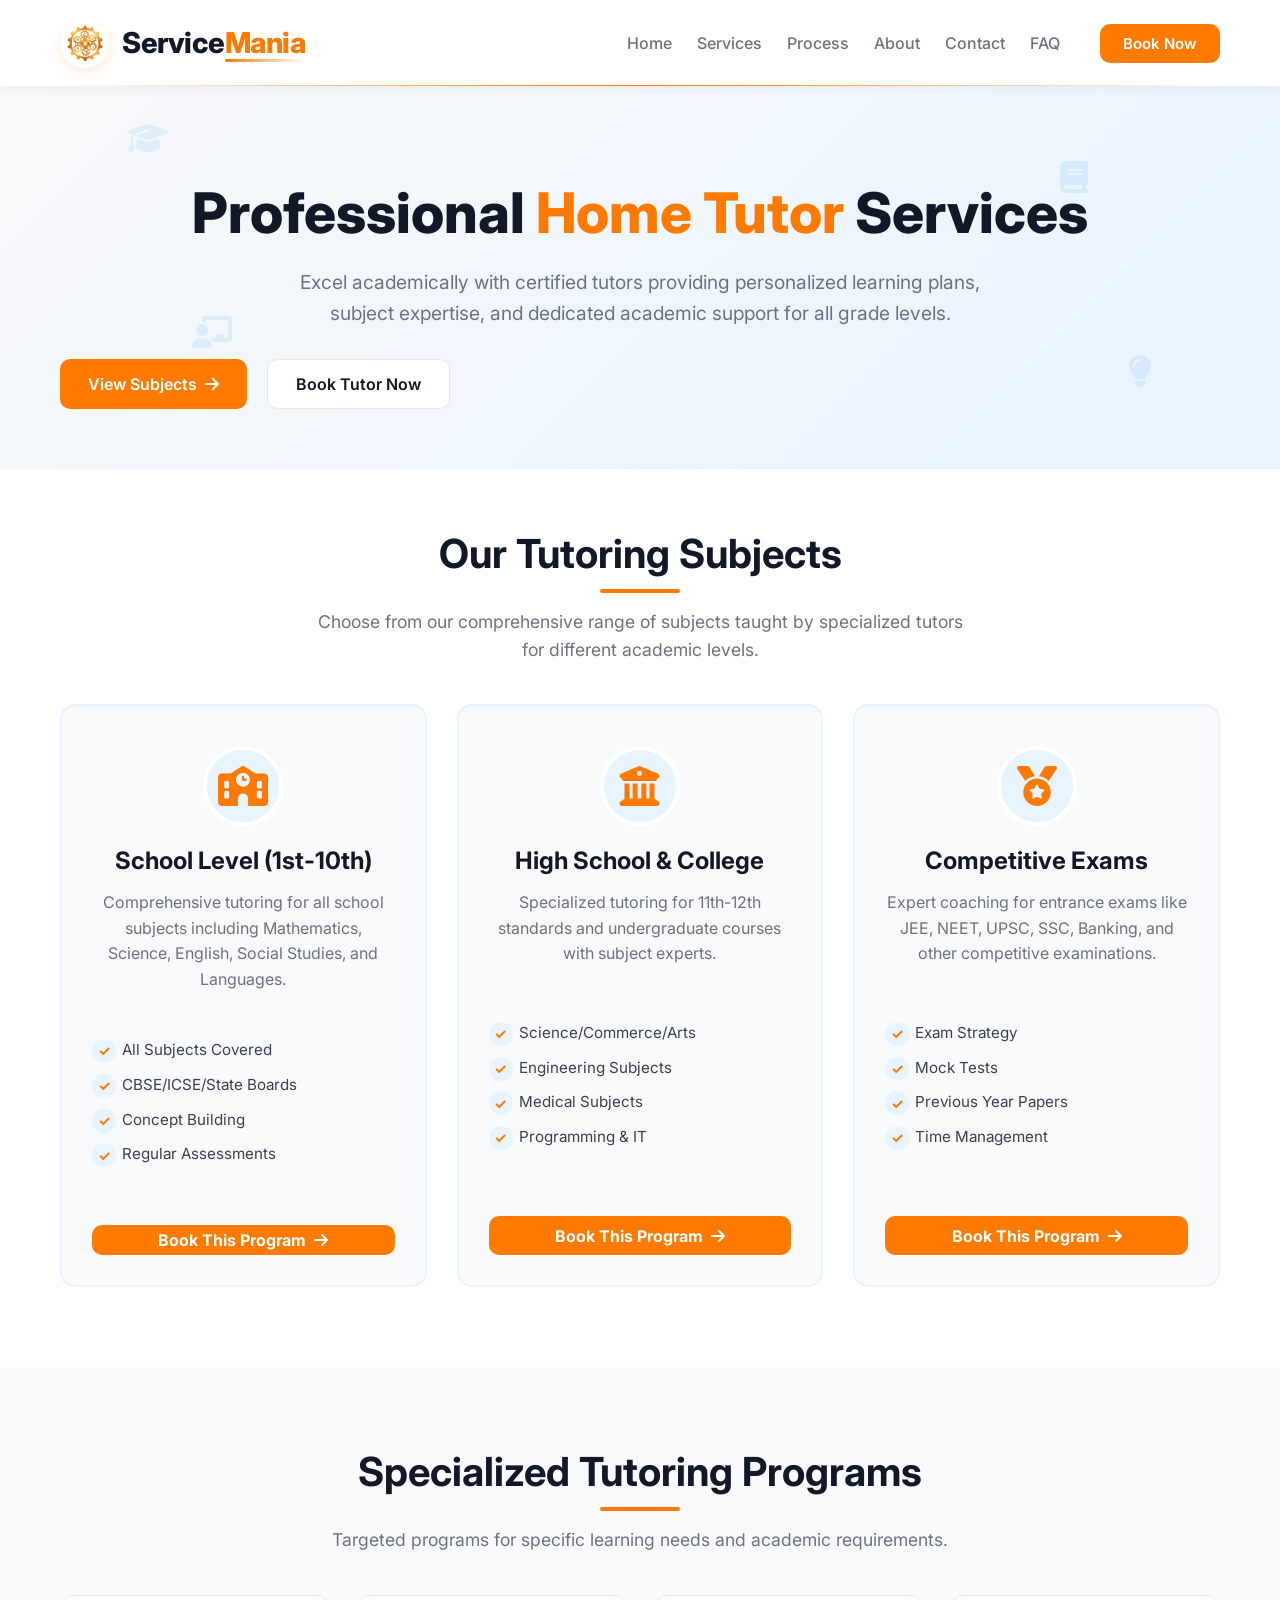
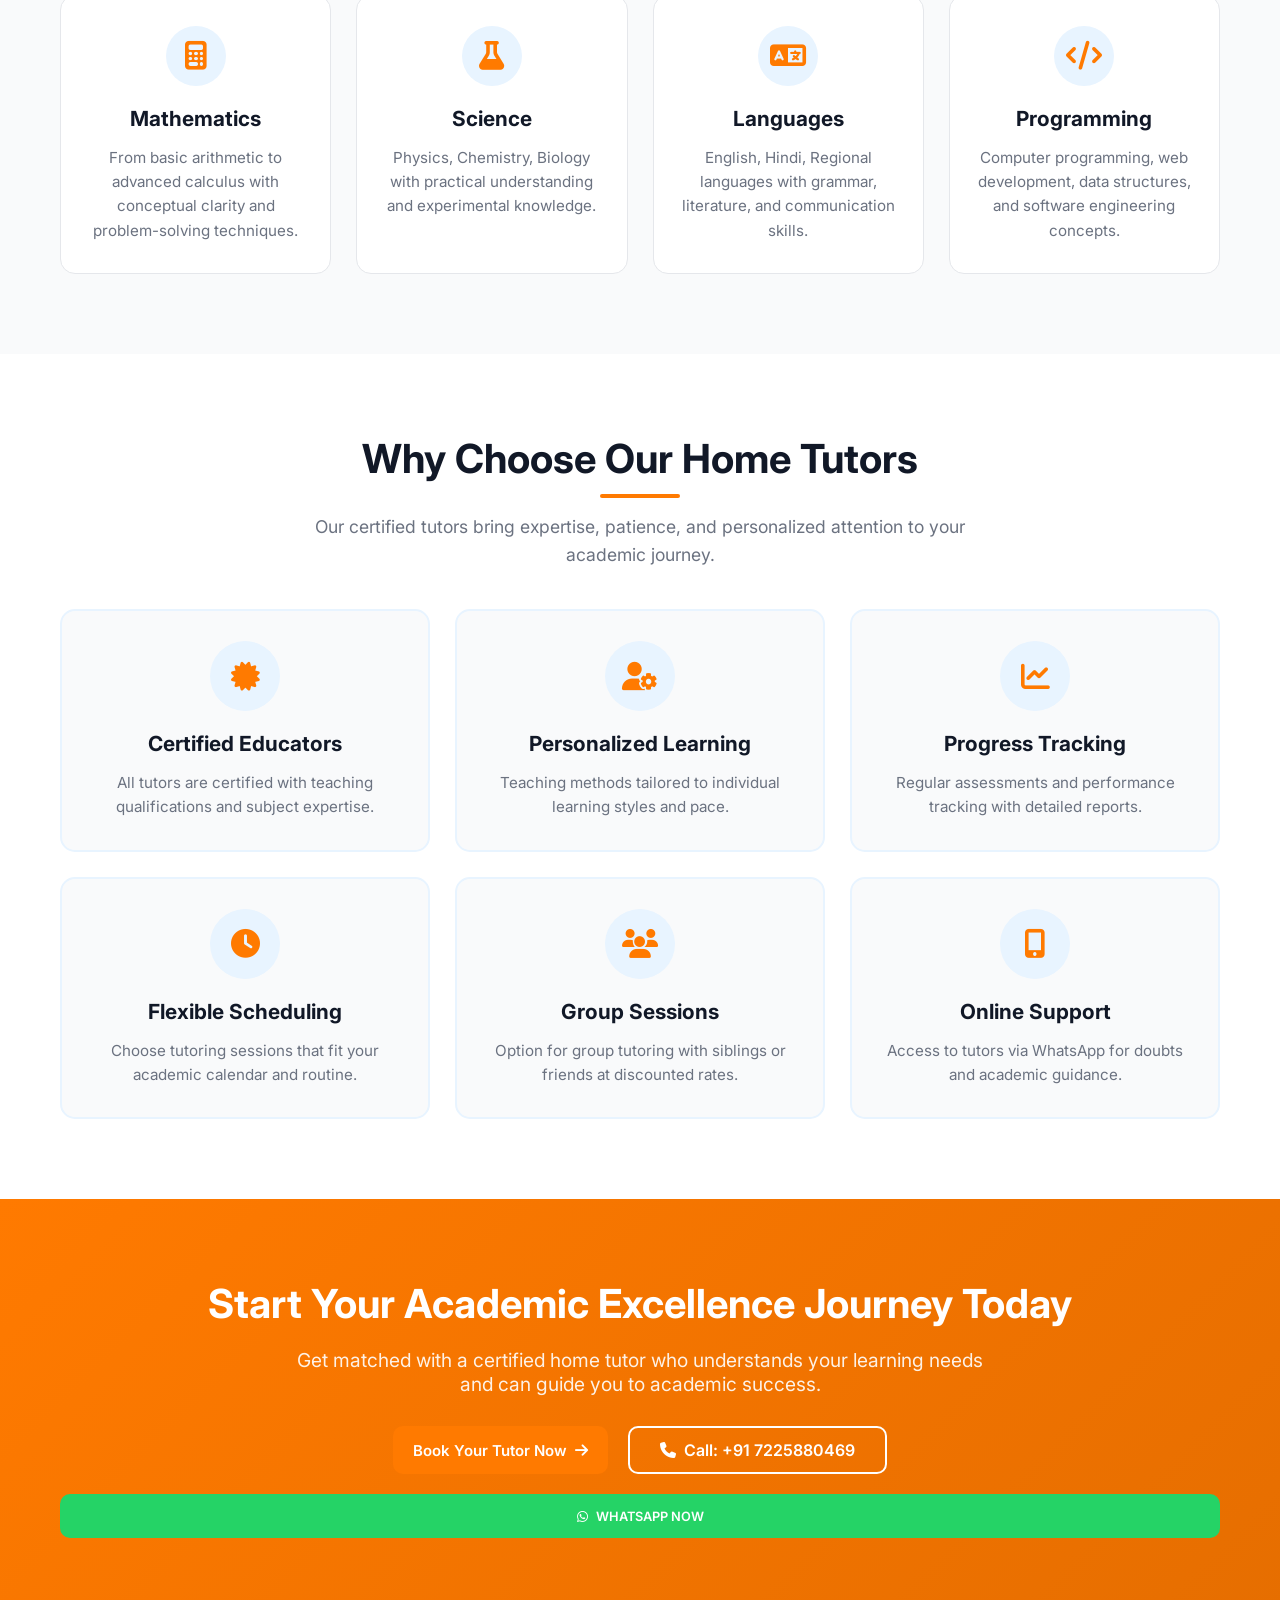
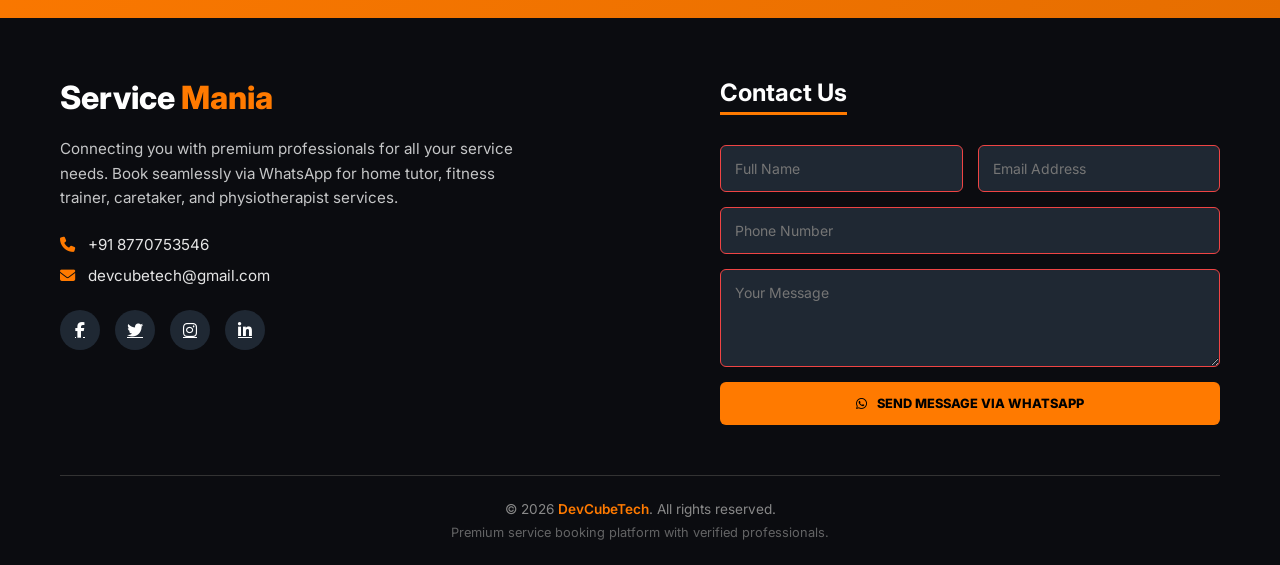
<file: services/home-tutor.html>
<!DOCTYPE html>
<html lang="en">
<head>
    <meta charset="UTF-8" />
    <meta name="viewport" content="width=device-width, initial-scale=1.0">
    <!-- Google tag (gtag.js) -->
    <script async src="https://www.googletagmanager.com/gtag/js?id=G-65V86V89R3"></script>
    <script>
        window.dataLayer = window.dataLayer || [];
        function gtag(){dataLayer.push(arguments);}
        gtag('js', new Date());
        gtag('config', 'G-65V86V89R3');
    </script>
    <link rel="icon" href="../img/Logo.png">
    <meta name="description" content="Professional Home Tutor Services - Certified tutors for all subjects, grade levels, exam preparation, and personalized learning plans.">
    <meta name="author" content="Service Mania">
    <title>Home Tutor Services | Service Mania</title>

    <!-- Fonts & Icons -->
    <link href="https://fonts.googleapis.com/css2?family=Inter:wght@400;600;700;800&display=swap" rel="stylesheet">
    <link rel="stylesheet" href="https://cdnjs.cloudflare.com/ajax/libs/font-awesome/6.5.1/css/all.min.css">
    <link rel="preconnect" href="https://fonts.googleapis.com">
    <link rel="preconnect" href="https://fonts.gstatic.com" crossorigin>
    <link href="https://fonts.googleapis.com/css2?family=Poppins:wght@400;500;600;700;800&display=swap" rel="stylesheet">

    <!-- Main CSS -->
    <link rel="stylesheet" href="../css/style.css">
    <!-- Home Tutor Page CSS -->
    <link rel="stylesheet" href="css/home-tutor.css">
</head>

<body>
    <!-- Navbar - Same as Main Site -->
    <header class="navbar">
        <div class="container">
            <div class="nav-container">
                <div class="logo">
                    <div class="logo-container">
                        <img src="../img/Logo.png" alt="Service Mania Logo" class="logo-image">
                        <span class="logo-text">Service<span class="logo-highlight">Mania</span></span>
                    </div>
                </div>

                <div class="nav-menu">
                    <nav class="nav-links">
                        <a href="../index.html#home">Home</a>
                        <a href="../index.html#services">Services</a>
                        <a href="../index.html#process">Process</a>
                        <a href="../about.html">About</a>
                        <a href="../contact.html">Contact</a>
                        <a href="../faq.html">FAQ</a>
                    </nav>

                    <div class="nav-actions">
                        <a href="../BookService.html" class="btn primary">Book Now</a>
                    </div>
                </div>
                
                <div class="hamburger">
                    <span></span>
                    <span></span>
                    <span></span>
                </div>
            </div>
        </div>
    </header>

    <!-- Home Tutor Hero Section -->
    <section class="home-tutor-hero">
        <div class="container">
            <div class="hero-background-animation">
                <div class="hero-animation-element element-1"><i class="fas fa-graduation-cap"></i></div>
                <div class="hero-animation-element element-2"><i class="fas fa-book"></i></div>
                <div class="hero-animation-element element-3"><i class="fas fa-chalkboard-teacher"></i></div>
                <div class="hero-animation-element element-4"><i class="fas fa-lightbulb"></i></div>
            </div>
            
            <h1>Professional <span class="highlight">Home Tutor</span> Services</h1>
            <p>Excel academically with certified tutors providing personalized learning plans, subject expertise, and dedicated academic support for all grade levels.</p>
            
            <div class="hero-buttons">
                <a href="#subjects" class="btn primary">
                    View Subjects
                    <i class="fa-solid fa-arrow-right"></i>
                </a>
                <a href="../BookService.html" class="btn secondary">Book Tutor Now</a>
            </div>
        </div>
    </section>

    <!-- Tutoring Subjects Section -->
    <section class="tutoring-subjects" id="subjects">
        <div class="container">
            <h2>Our Tutoring Subjects</h2>
            <p class="process-subtitle">Choose from our comprehensive range of subjects taught by specialized tutors for different academic levels.</p>

            <div class="subjects-grid">
                <!-- Subject 1: School Level -->
                <div class="subject-card">
                    <div class="subject-icon">
                        <i class="fas fa-school"></i>
                    </div>
                    <h3>School Level (1st-10th)</h3>
                    <p>Comprehensive tutoring for all school subjects including Mathematics, Science, English, Social Studies, and Languages.</p>
                    <ul class="subject-features">
                        <li>All Subjects Covered</li>
                        <li>CBSE/ICSE/State Boards</li>
                        <li>Concept Building</li>
                        <li>Regular Assessments</li>
                    </ul>
                    <a href="../BookService.html" class="btn primary book-btn">
                        Book This Program
                        <i class="fa-solid fa-arrow-right"></i>
                    </a>
                </div>

                <!-- Subject 2: High School & College -->
                <div class="subject-card">
                    <div class="subject-icon">
                        <i class="fas fa-university"></i>
                    </div>
                    <h3>High School & College</h3>
                    <p>Specialized tutoring for 11th-12th standards and undergraduate courses with subject experts.</p>
                    <ul class="subject-features">
                        <li>Science/Commerce/Arts</li>
                        <li>Engineering Subjects</li>
                        <li>Medical Subjects</li>
                        <li>Programming & IT</li>
                    </ul>
                    <a href="../BookService.html" class="btn primary book-btn">
                        Book This Program
                        <i class="fa-solid fa-arrow-right"></i>
                    </a>
                </div>

                <!-- Subject 3: Competitive Exams -->
                <div class="subject-card">
                    <div class="subject-icon">
                        <i class="fas fa-medal"></i>
                    </div>
                    <h3>Competitive Exams</h3>
                    <p>Expert coaching for entrance exams like JEE, NEET, UPSC, SSC, Banking, and other competitive examinations.</p>
                    <ul class="subject-features">
                        <li>Exam Strategy</li>
                        <li>Mock Tests</li>
                        <li>Previous Year Papers</li>
                        <li>Time Management</li>
                    </ul>
                    <a href="../BookService.html" class="btn primary book-btn">
                        Book This Program
                        <i class="fa-solid fa-arrow-right"></i>
                    </a>
                </div>
            </div>
        </div>
    </section>

    <!-- Specialized Tutoring Section -->
    <section class="specialized-tutoring">
        <div class="container">
            <h2>Specialized Tutoring Programs</h2>
            <p class="process-subtitle">Targeted programs for specific learning needs and academic requirements.</p>

            <div class="tutoring-grid">
                <div class="tutoring-card">
                    <div class="tutoring-icon">
                        <i class="fas fa-calculator"></i>
                    </div>
                    <h3>Mathematics</h3>
                    <p>From basic arithmetic to advanced calculus with conceptual clarity and problem-solving techniques.</p>
                </div>

                <div class="tutoring-card">
                    <div class="tutoring-icon">
                        <i class="fas fa-flask"></i>
                    </div>
                    <h3>Science</h3>
                    <p>Physics, Chemistry, Biology with practical understanding and experimental knowledge.</p>
                </div>

                <div class="tutoring-card">
                    <div class="tutoring-icon">
                        <i class="fas fa-language"></i>
                    </div>
                    <h3>Languages</h3>
                    <p>English, Hindi, Regional languages with grammar, literature, and communication skills.</p>
                </div>

                <div class="tutoring-card">
                    <div class="tutoring-icon">
                        <i class="fas fa-code"></i>
                    </div>
                    <h3>Programming</h3>
                    <p>Computer programming, web development, data structures, and software engineering concepts.</p>
                </div>
            </div>
        </div>
    </section>

    <!-- Tutor Benefits Section -->
    <section class="tutor-benefits">
        <div class="container">
            <h2>Why Choose Our Home Tutors</h2>
            <p class="process-subtitle">Our certified tutors bring expertise, patience, and personalized attention to your academic journey.</p>

            <div class="benefits-grid">
                <div class="benefit-item">
                    <div class="benefit-icon">
                        <i class="fas fa-certificate"></i>
                    </div>
                    <h3>Certified Educators</h3>
                    <p>All tutors are certified with teaching qualifications and subject expertise.</p>
                </div>

                <div class="benefit-item">
                    <div class="benefit-icon">
                        <i class="fas fa-user-cog"></i>
                    </div>
                    <h3>Personalized Learning</h3>
                    <p>Teaching methods tailored to individual learning styles and pace.</p>
                </div>

                <div class="benefit-item">
                    <div class="benefit-icon">
                        <i class="fas fa-chart-line"></i>
                    </div>
                    <h3>Progress Tracking</h3>
                    <p>Regular assessments and performance tracking with detailed reports.</p>
                </div>

                <div class="benefit-item">
                    <div class="benefit-icon">
                        <i class="fas fa-clock"></i>
                    </div>
                    <h3>Flexible Scheduling</h3>
                    <p>Choose tutoring sessions that fit your academic calendar and routine.</p>
                </div>

                <div class="benefit-item">
                    <div class="benefit-icon">
                        <i class="fas fa-users"></i>
                    </div>
                    <h3>Group Sessions</h3>
                    <p>Option for group tutoring with siblings or friends at discounted rates.</p>
                </div>

                <div class="benefit-item">
                    <div class="benefit-icon">
                        <i class="fas fa-mobile-alt"></i>
                    </div>
                    <h3>Online Support</h3>
                    <p>Access to tutors via WhatsApp for doubts and academic guidance.</p>
                </div>
            </div>
        </div>
    </section>

    <!-- Call to Action Section -->
    <section class="home-tutor-cta">
        <div class="container">
            <h2>Start Your Academic Excellence Journey Today</h2>
            <p>Get matched with a certified home tutor who understands your learning needs and can guide you to academic success.</p>
            
            <div class="cta-buttons">
                <a href="../BookService.html" class="btn primary">
                    Book Your Tutor Now
                    <i class="fa-solid fa-arrow-right"></i>
                </a>
                <a href="tel:+917225880469" class="btn-outline-white">
                    <i class="fas fa-phone"></i> Call: +91 7225880469
                </a>
                <a href="https://wa.me/917225880469" class="btn-whatsapp" target="_blank">
                    <i class="fab fa-whatsapp"></i> WhatsApp Now
                </a>
            </div>
        </div>
    </section>

    <!-- Footer - Same as Main Site -->
    <footer class="footer" id="contact">
        <div class="container">
            <div class="footer-container">
                <!-- Left Column -->
                <div class="footer-left">
                    <h2 class="footer-logo">Service <span class="highlight">Mania</span></h2>
                    <p class="footer-desc">
                        Connecting you with premium professionals for all your service needs.
                        Book seamlessly via WhatsApp for home tutor, fitness trainer, caretaker, and physiotherapist services.
                    </p>

                    <div class="contact-info">
                        <p><i class="fas fa-phone"></i> +91 8770753546</p>
                        <p><i class="fas fa-envelope"></i> devcubetech@gmail.com</p>
                    </div>

                    <div class="social-icons">
                        <a href="#"><i class="fab fa-facebook-f"></i></a>
                        <a href="#"><i class="fab fa-twitter"></i></a>
                        <a href="#"><i class="fab fa-instagram"></i></a>
                        <a href="#"><i class="fab fa-linkedin-in"></i></a>
                    </div>
                </div>

                <!-- Right Column -->
                <div class="footer-right">
                    <h3>Contact Us</h3>
                    <form class="footer-form" id="contactForm">
                        <div class="form-row">
                            <input type="text" id="contactName" placeholder="Full Name" required>
                            <input type="email" id="contactEmail" placeholder="Email Address" required>
                        </div>
                        <input type="tel" id="contactPhone" placeholder="Phone Number" required>
                        <textarea id="contactMessage" placeholder="Your Message" rows="4" required></textarea>
                        <button type="submit" class="btn-whatsapp">
                            <i class="fab fa-whatsapp"></i> SEND MESSAGE VIA WHATSAPP
                        </button>
                    </form>
                </div>
            </div>

            <div class="footer-bottom">
                <p>&copy; <span id="currentYear"></span> <a href="https://www.devcubetech.com/" target="_blank" class="devcube-link">DevCubeTech</a>. All rights reserved.</p>
                <p class="footer-tagline">Premium service booking platform with verified professionals.</p>
            </div>
        </div>
    </footer>

    <script src="../js/script.js"></script>
    <script src="js/home-tutor.js"></script>
</body>
</html>
</file>
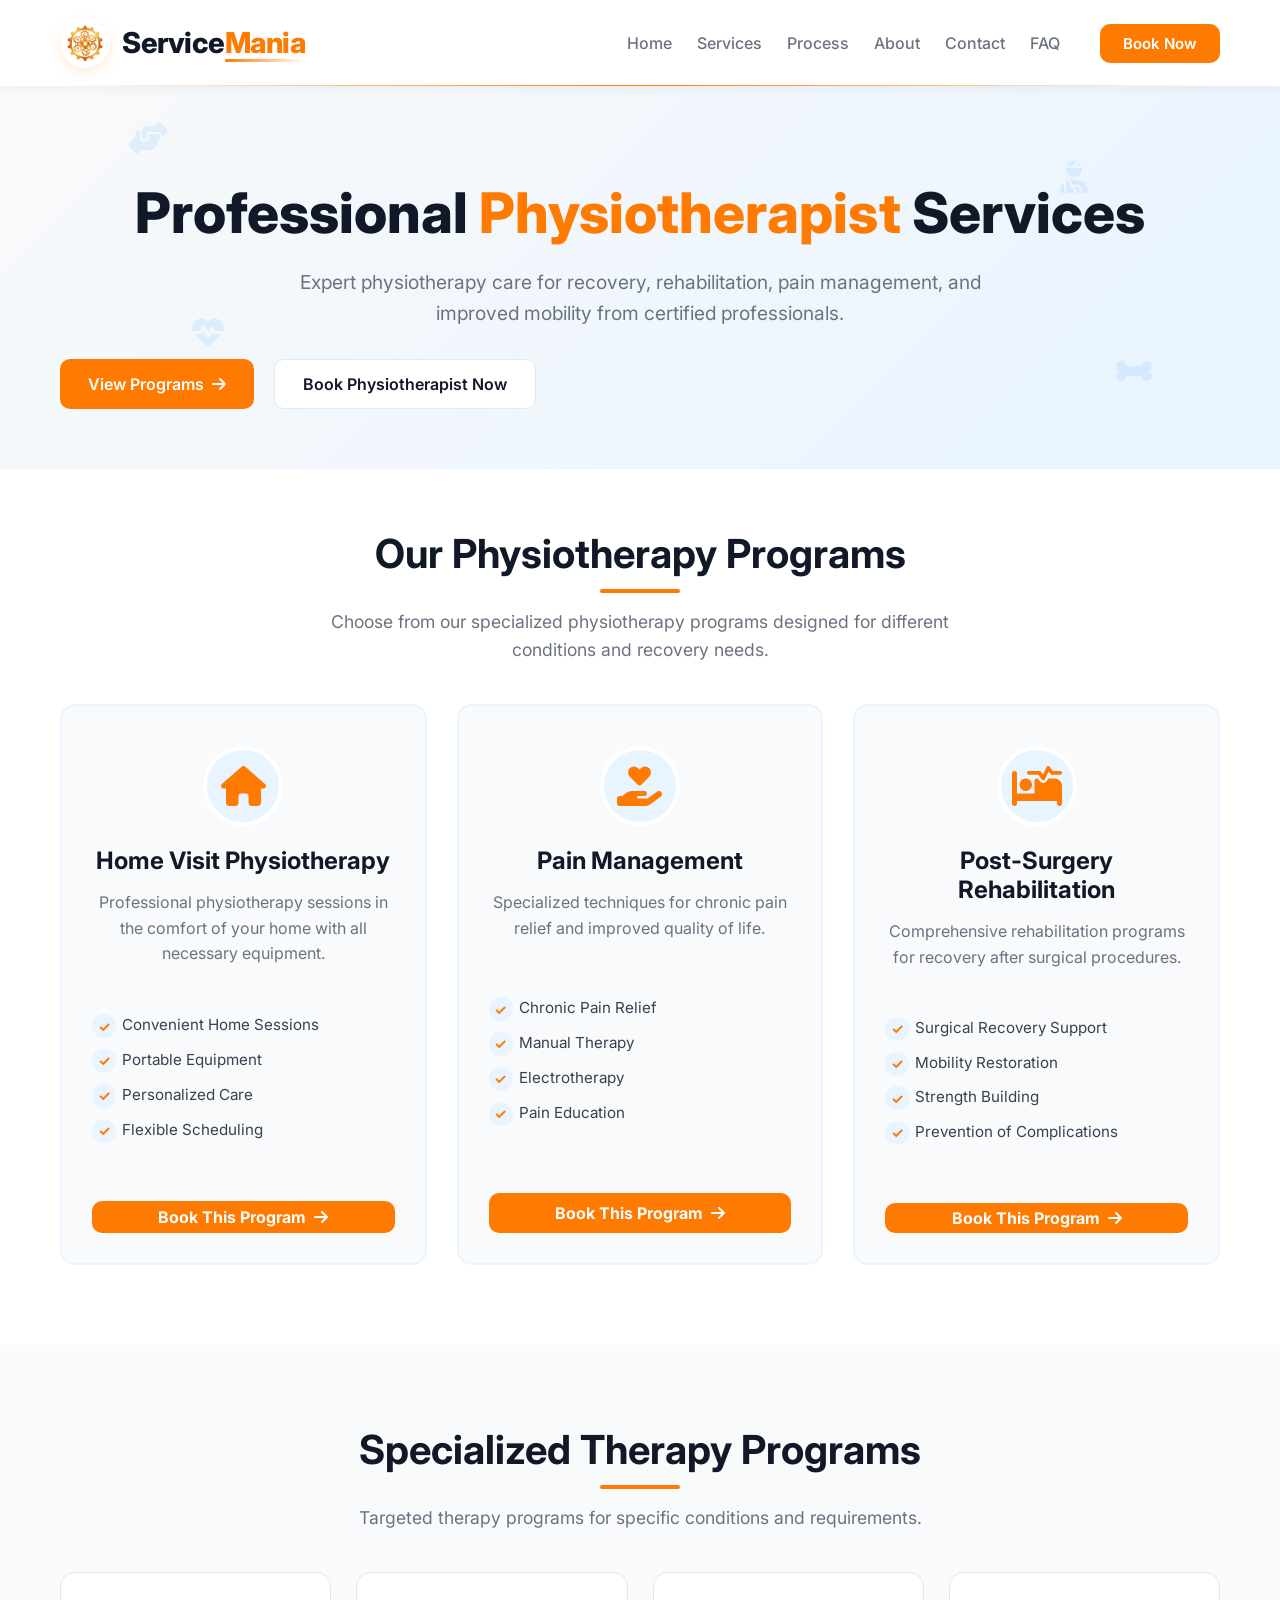
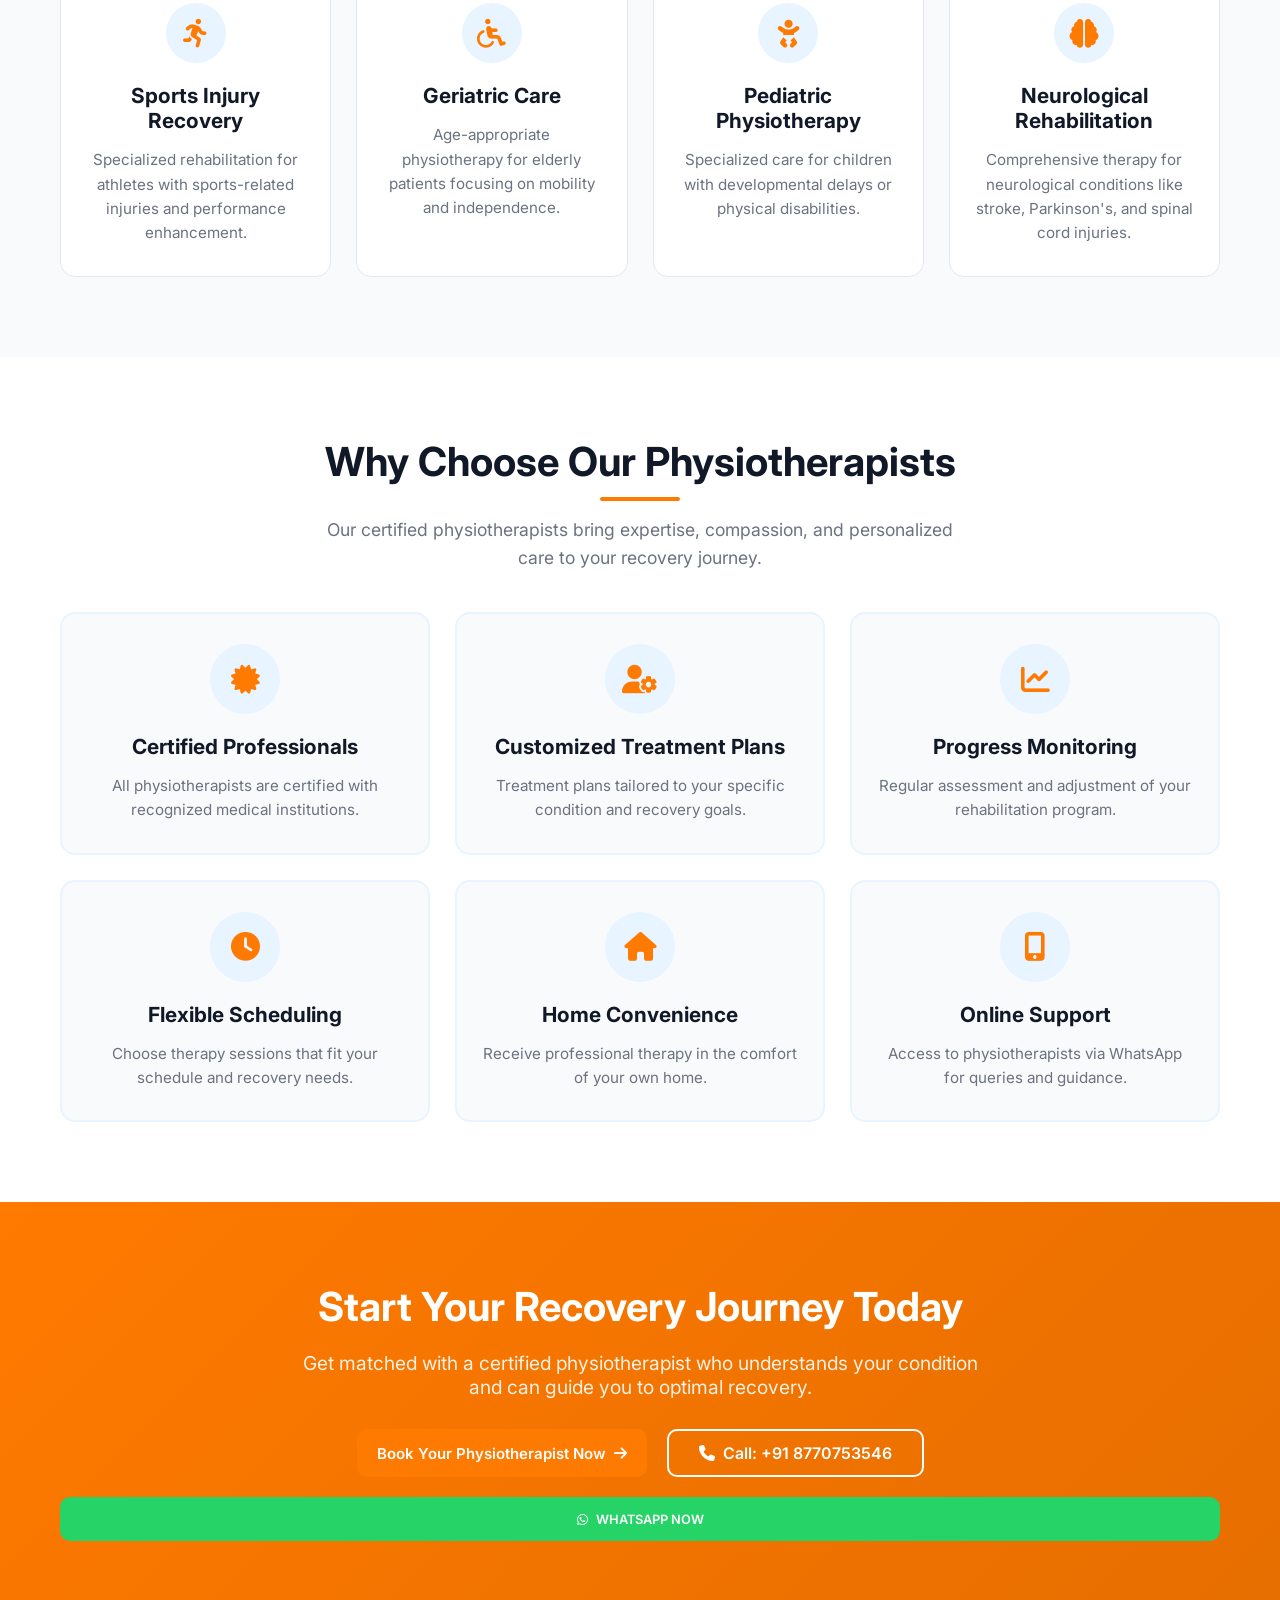
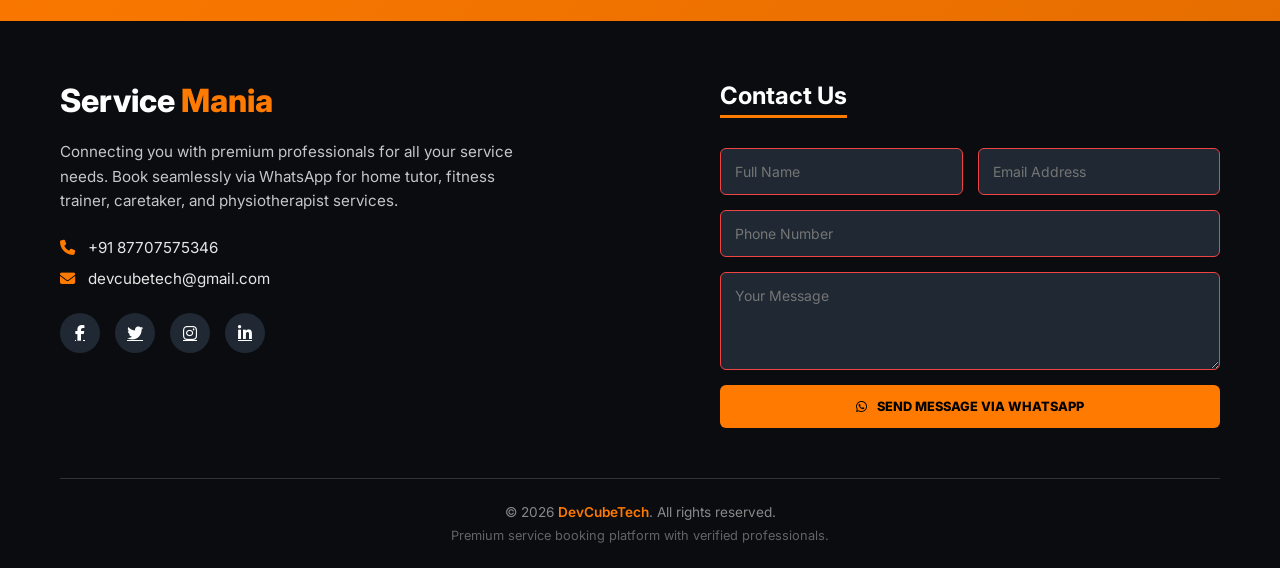
<file: services/physiotherapist.html>
<!DOCTYPE html>
<html lang="en">
<head>
    <meta charset="UTF-8" />
    <meta name="viewport" content="width=device-width, initial-scale=1.0">
    <!-- Google tag (gtag.js) -->
    <script async src="https://www.googletagmanager.com/gtag/js?id=G-65V86V89R3"></script>
    <script>
        window.dataLayer = window.dataLayer || [];
        function gtag(){dataLayer.push(arguments);}
        gtag('js', new Date());
        gtag('config', 'G-65V86V89R3');
    </script>
    <link rel="icon" href="../img/Logo.png">
    <meta name="description" content="Professional Physiotherapist Services - Certified physiotherapists for home visits, pain management, rehabilitation, and specialized physiotherapy programs.">
    <meta name="author" content="Service Mania">
    <title>Physiotherapist Services | Service Mania</title>

    <!-- Fonts & Icons -->
    <link href="https://fonts.googleapis.com/css2?family=Inter:wght@400;600;700;800&display=swap" rel="stylesheet">
    <link rel="stylesheet" href="https://cdnjs.cloudflare.com/ajax/libs/font-awesome/6.5.1/css/all.min.css">
    <link rel="preconnect" href="https://fonts.googleapis.com">
    <link rel="preconnect" href="https://fonts.gstatic.com" crossorigin>
    <link href="https://fonts.googleapis.com/css2?family=Poppins:wght@400;500;600;700;800&display=swap" rel="stylesheet">

    <!-- Main CSS -->
    <link rel="stylesheet" href="../css/style.css">
    <!-- Physiotherapy Page CSS -->
    <link rel="stylesheet" href="css/physiotherapist.css">
</head>

<body>
    <!-- Navbar - Same as Main Site -->
    <header class="navbar">
        <div class="container">
            <div class="nav-container">
                <div class="logo">
                    <div class="logo-container">
                        <img src="../img/Logo.png" alt="Service Mania Logo" class="logo-image">
                        <span class="logo-text">Service<span class="logo-highlight">Mania</span></span>
                    </div>
                </div>

                <div class="nav-menu">
                    <nav class="nav-links">
                        <a href="../index.html#home">Home</a>
                        <a href="../index.html#services">Services</a>
                        <a href="../index.html#process">Process</a>
                        <a href="../about.html">About</a>
                        <a href="../contact.html">Contact</a>
                        <a href="../faq.html">FAQ</a>
                    </nav>

                    <div class="nav-actions">
                        <a href="../BookService.html" class="btn primary">Book Now</a>
                    </div>
                </div>
                
                <div class="hamburger">
                    <span></span>
                    <span></span>
                    <span></span>
                </div>
            </div>
        </div>
    </header>

    <!-- Physiotherapy Hero Section -->
    <section class="physiotherapy-hero">
        <div class="container">
            <div class="hero-background-animation">
                <div class="hero-animation-element element-1"><i class="fas fa-hands-helping"></i></div>
                <div class="hero-animation-element element-2"><i class="fas fa-user-injured"></i></div>
                <div class="hero-animation-element element-3"><i class="fas fa-heartbeat"></i></div>
                <div class="hero-animation-element element-4"><i class="fas fa-bone"></i></div>
            </div>
            
            <h1>Professional <span class="highlight">Physiotherapist</span> Services</h1>
            <p>Expert physiotherapy care for recovery, rehabilitation, pain management, and improved mobility from certified professionals.</p>
            
            <div class="hero-buttons">
                <a href="#programs" class="btn primary">
                    View Programs
                    <i class="fa-solid fa-arrow-right"></i>
                </a>
                <a href="../BookService.html" class="btn secondary">Book Physiotherapist Now</a>
            </div>
        </div>
    </section>

    <!-- Physiotherapy Programs Section -->
    <section class="physiotherapy-programs" id="programs">
        <div class="container">
            <h2>Our Physiotherapy Programs</h2>
            <p class="process-subtitle">Choose from our specialized physiotherapy programs designed for different conditions and recovery needs.</p>

            <div class="programs-grid">
                <!-- Program 1: Home Visit Physiotherapy -->
                <div class="program-card">
                    <div class="program-icon">
                        <i class="fas fa-home"></i>
                    </div>
                    <h3>Home Visit Physiotherapy</h3>
                    <p>Professional physiotherapy sessions in the comfort of your home with all necessary equipment.</p>
                    <ul class="program-features">
                        <li>Convenient Home Sessions</li>
                        <li>Portable Equipment</li>
                        <li>Personalized Care</li>
                        <li>Flexible Scheduling</li>
                    </ul>
                    <a href="../BookService.html" class="btn primary book-btn">
                        Book This Program
                        <i class="fa-solid fa-arrow-right"></i>
                    </a>
                </div>

                <!-- Program 2: Pain Management -->
                <div class="program-card">
                    <div class="program-icon">
                        <i class="fa-solid fa-hand-holding-heart"></i>
                    </div>
                    <h3>Pain Management</h3>
                    <p>Specialized techniques for chronic pain relief and improved quality of life.</p>
                    <ul class="program-features">
                        <li>Chronic Pain Relief</li>
                        <li>Manual Therapy</li>
                        <li>Electrotherapy</li>
                        <li>Pain Education</li>
                    </ul>
                    <a href="../BookService.html" class="btn primary book-btn">
                        Book This Program
                        <i class="fa-solid fa-arrow-right"></i>
                    </a>
                </div>

                <!-- Program 3: Post-Surgery Rehabilitation -->
                <div class="program-card">
                    <div class="program-icon">
                        <i class="fas fa-procedures"></i>
                    </div>
                    <h3>Post-Surgery Rehabilitation</h3>
                    <p>Comprehensive rehabilitation programs for recovery after surgical procedures.</p>
                    <ul class="program-features">
                        <li>Surgical Recovery Support</li>
                        <li>Mobility Restoration</li>
                        <li>Strength Building</li>
                        <li>Prevention of Complications</li>
                    </ul>
                    <a href="../BookService.html" class="btn primary book-btn">
                        Book This Program
                        <i class="fa-solid fa-arrow-right"></i>
                    </a>
                </div>
            </div>
        </div>
    </section>

    <!-- Specialized Therapy Section -->
    <section class="specialized-therapy">
        <div class="container">
            <h2>Specialized Therapy Programs</h2>
            <p class="process-subtitle">Targeted therapy programs for specific conditions and requirements.</p>

            <div class="therapy-grid">
                <div class="therapy-card">
                    <div class="therapy-icon">
                        <i class="fas fa-running"></i>
                    </div>
                    <h3>Sports Injury Recovery</h3>
                    <p>Specialized rehabilitation for athletes with sports-related injuries and performance enhancement.</p>
                </div>

                <div class="therapy-card">
                    <div class="therapy-icon">
                        <i class="fas fa-wheelchair"></i>
                    </div>
                    <h3>Geriatric Care</h3>
                    <p>Age-appropriate physiotherapy for elderly patients focusing on mobility and independence.</p>
                </div>

                <div class="therapy-card">
                    <div class="therapy-icon">
                        <i class="fas fa-baby"></i>
                    </div>
                    <h3>Pediatric Physiotherapy</h3>
                    <p>Specialized care for children with developmental delays or physical disabilities.</p>
                </div>

                <div class="therapy-card">
                    <div class="therapy-icon">
                        <i class="fas fa-brain"></i>
                    </div>
                    <h3>Neurological Rehabilitation</h3>
                    <p>Comprehensive therapy for neurological conditions like stroke, Parkinson's, and spinal cord injuries.</p>
                </div>
            </div>
        </div>
    </section>

    <!-- Physiotherapist Benefits Section -->
    <section class="physiotherapist-benefits">
        <div class="container">
            <h2>Why Choose Our Physiotherapists</h2>
            <p class="process-subtitle">Our certified physiotherapists bring expertise, compassion, and personalized care to your recovery journey.</p>

            <div class="benefits-grid">
                <div class="benefit-item">
                    <div class="benefit-icon">
                        <i class="fas fa-certificate"></i>
                    </div>
                    <h3>Certified Professionals</h3>
                    <p>All physiotherapists are certified with recognized medical institutions.</p>
                </div>

                <div class="benefit-item">
                    <div class="benefit-icon">
                        <i class="fas fa-user-cog"></i>
                    </div>
                    <h3>Customized Treatment Plans</h3>
                    <p>Treatment plans tailored to your specific condition and recovery goals.</p>
                </div>

                <div class="benefit-item">
                    <div class="benefit-icon">
                        <i class="fas fa-chart-line"></i>
                    </div>
                    <h3>Progress Monitoring</h3>
                    <p>Regular assessment and adjustment of your rehabilitation program.</p>
                </div>

                <div class="benefit-item">
                    <div class="benefit-icon">
                        <i class="fas fa-clock"></i>
                    </div>
                    <h3>Flexible Scheduling</h3>
                    <p>Choose therapy sessions that fit your schedule and recovery needs.</p>
                </div>

                <div class="benefit-item">
                    <div class="benefit-icon">
                        <i class="fas fa-home"></i>
                    </div>
                    <h3>Home Convenience</h3>
                    <p>Receive professional therapy in the comfort of your own home.</p>
                </div>

                <div class="benefit-item">
                    <div class="benefit-icon">
                        <i class="fas fa-mobile-alt"></i>
                    </div>
                    <h3>Online Support</h3>
                    <p>Access to physiotherapists via WhatsApp for queries and guidance.</p>
                </div>
            </div>
        </div>
    </section>

    <!-- Call to Action Section -->
    <section class="physiotherapy-cta">
        <div class="container">
            <h2>Start Your Recovery Journey Today</h2>
            <p>Get matched with a certified physiotherapist who understands your condition and can guide you to optimal recovery.</p>
            
            <div class="cta-buttons">
                <a href="../BookService.html" class="btn primary">
                    Book Your Physiotherapist Now
                    <i class="fa-solid fa-arrow-right"></i>
                </a>
                <a href="tel:+918770753546" class="btn-outline-white">
                    <i class="fas fa-phone"></i> Call: +91 8770753546
                </a>
                <a href="https://wa.me/918770753546" class="btn-whatsapp" target="_blank">
                    <i class="fab fa-whatsapp"></i> WhatsApp Now
                </a>
            </div>
        </div>
    </section>

    <!-- Footer - Same as Main Site -->
    <footer class="footer" id="contact">
        <div class="container">
            <div class="footer-container">
                <!-- Left Column -->
                <div class="footer-left">
                    <h2 class="footer-logo">Service <span class="highlight">Mania</span></h2>
                    <p class="footer-desc">
                        Connecting you with premium professionals for all your service needs.
                        Book seamlessly via WhatsApp for home tutor, fitness trainer, caretaker, and physiotherapist services.
                    </p>

                    <div class="contact-info">
                        <p><i class="fas fa-phone"></i> +91 87707575346</p>
                        <p><i class="fas fa-envelope"></i> devcubetech@gmail.com</p>
                    </div>

                    <div class="social-icons">
                        <a href="#"><i class="fab fa-facebook-f"></i></a>
                        <a href="#"><i class="fab fa-twitter"></i></a>
                        <a href="#"><i class="fab fa-instagram"></i></a>
                        <a href="#"><i class="fab fa-linkedin-in"></i></a>
                    </div>
                </div>

                <!-- Right Column -->
                <div class="footer-right">
                    <h3>Contact Us</h3>
                    <form class="footer-form" id="contactForm">
                        <div class="form-row">
                            <input type="text" id="contactName" placeholder="Full Name" required>
                            <input type="email" id="contactEmail" placeholder="Email Address" required>
                        </div>
                        <input type="tel" id="contactPhone" placeholder="Phone Number" required>
                        <textarea id="contactMessage" placeholder="Your Message" rows="4" required></textarea>
                        <button type="submit" class="btn-whatsapp">
                            <i class="fab fa-whatsapp"></i> SEND MESSAGE VIA WHATSAPP
                        </button>
                    </form>
                </div>
            </div>

            <div class="footer-bottom">
                <p>&copy; <span id="currentYear"></span> <a href="https://www.devcubetech.com/" target="_blank" class="devcube-link">DevCubeTech</a>. All rights reserved.</p>
                <p class="footer-tagline">Premium service booking platform with verified professionals.</p>
            </div>
        </div>
    </footer>

    <script src="../js/script.js"></script>
    <script src="js/physiotherapist.js"></script>
</body>
</html>
</file>
<file: css/style.css>
/* style.css - Complete Final Version with 360° Logo Animation */
* {
  margin: 0;
  padding: 0;
  box-sizing: border-box;
  font-family: "Inter", sans-serif;
}

body {
  background: #ffffff;
  color: #1f2937;
  padding-top: 80px;
  overflow-x: hidden;
  width: 100%;
}

/* Container */
.container {
  width: 100%;
  max-width: 1200px;
  margin: 0 auto;
  padding: 0 20px;
}

/* ====== NAVBAR - WITH PROFESSIONAL LOGO (360° ROTATION) ====== */
.navbar {
  display: flex;
  justify-content: space-between;
  align-items: center;
  padding: 18px 5%;
  position: fixed;
  top: 0;
  left: 0;
  width: 100%;
  background: rgba(255, 255, 255, 0.98);
  backdrop-filter: blur(10px);
  z-index: 1000;
  box-shadow: 0 2px 10px rgba(0, 0, 0, 0.05);
  min-height: 70px;
}

.navbar::after {
  content: "";
  position: absolute;
  bottom: 0;
  left: 50%;
  transform: translateX(-50%);
  width: 90%;
  max-width: 1420px;
  height: 1px;
  background: linear-gradient(to right, transparent, #ff7a00, transparent);
  border-radius: 10px;
}

/* Professional Logo with Circular Image - 360° ROTATION ANIMATION */
.logo {
  display: flex;
  align-items: center;
  gap: 10px;
  font-weight: 800;
  font-size: 20px;
  z-index: 1001;
  margin-right: auto;
}

.logo-container {
  display: flex;
  align-items: center;
  gap: 12px;
  transition: transform 0.3s ease;
}

.logo-container:hover {
  transform: scale(1.02);
}

.logo-image {
  width: 50px;
  height: 50px;
  border-radius: 50%;
  object-fit: cover;
  box-shadow: 0 4px 12px rgba(255, 122, 0, 0.15);
  transition: all 0.3s ease;
  border: none; /* NO BORDER */
  /* 360° Rotation Animation */
  animation: rotate360 20s linear infinite;
  animation-play-state: running;
}

.logo-image:hover {
  animation-play-state: paused;
  transform: scale(1.05);
  box-shadow: 0 6px 18px rgba(255, 122, 0, 0.25);
}

/* Smooth 360° Rotation Animation */
@keyframes rotate360 {
  0% {
    transform: rotate(0deg) scale(1);
  }
  25% {
    transform: rotate(90deg) scale(1.02);
  }
  50% {
    transform: rotate(180deg) scale(1);
  }
  75% {
    transform: rotate(270deg) scale(1.02);
  }
  100% {
    transform: rotate(360deg) scale(1);
  }
}

.logo-text {
  font-size: 1.8rem;
  font-weight: 800;
  color: #111827;
  letter-spacing: -0.5px;
  line-height: 1;
}

.logo-highlight {
  color: #ff7a00;
  position: relative;
}

.logo-highlight::after {
  content: '';
  position: absolute;
  bottom: -2px;
  left: 0;
  width: 100%;
  height: 3px;
  background: linear-gradient(90deg, #ff7a00, transparent);
  border-radius: 2px;
}

/* Nav menu container */
.nav-container {
  display: flex;
  align-items: center;
  width: 100%;
  justify-content: flex-end;
}

.nav-menu {
  display: flex;
  align-items: center;
  gap: 40px;
  margin-left: auto;
}

/* Navigation links - aligned to right */
.nav-links {
  display: flex;
  align-items: center;
  gap: 25px;
}

.nav-links a {
  text-decoration: none;
  color: #6b7280;
  font-weight: 500;
  transition: color 0.3s;
  font-size: 16px;
  white-space: nowrap;
}

.nav-links a:hover {
  color: #ff7a00;
}

/* Call to action buttons */
.nav-actions {
  display: flex;
  align-items: center;
  gap: 15px;
}

.btn {
  padding: 10px 20px;
  border-radius: 10px;
  text-decoration: none;
  font-weight: 600;
  transition: all 0.3s ease;
  display: inline-block;
  text-align: center;
  cursor: pointer;
  border: none;
  font-size: 15px;
}

.btn.primary {
  background: #ff7a00;
  color: white;
  display: inline-flex;
  align-items: center;
  justify-content: center;
  gap: 8px;
  position: relative;
  overflow: hidden;
  min-width: 120px;
}

.btn.primary:hover {
  background: #e66e00;
  transform: translateY(-3px);
  box-shadow: 0 5px 15px rgba(255, 122, 0, 0.3);
}

.btn.secondary {
  border: 1px solid #ff7a00;
  color: #111827;
  background: white;
}

.btn.secondary:hover {
  background: #fff3e8;
}

/* Hamburger Menu */
.hamburger {
  display: none;
  cursor: pointer;
  z-index: 1001;
  flex-direction: column;
  gap: 4px;
  padding: 5px;
  margin-left: 20px;
}

.hamburger span {
  display: block;
  width: 25px;
  height: 2.5px;
  background-color: #111827;
  transition: all 0.3s ease-in-out;
  border-radius: 2px;
}

/* Responsive Navbar */
@media (max-width: 1024px) {
  .nav-links {
    gap: 20px;
  }
  
  .nav-menu {
    gap: 25px;
  }
  
  .btn {
    padding: 9px 18px;
    font-size: 14px;
  }
  
  .logo-text {
    font-size: 1.6rem;
  }
  
  .logo-image {
    width: 45px;
    height: 45px;
    animation: rotate360 25s linear infinite;
  }
}

/* Mobile Responsive */
@media (max-width: 768px) {
  .navbar {
    padding: 15px 20px;
    min-height: 65px;
  }
  
  .logo-container {
    gap: 10px;
  }
  
  .logo-text {
    font-size: 1.5rem;
  }
  
  .logo-image {
    width: 42px;
    height: 42px;
    animation: rotate360 30s linear infinite;
  }
  
  .hamburger {
    display: flex;
    margin-left: 15px;
  }
  
  .hamburger.active span:nth-child(1) {
    transform: rotate(45deg) translate(6px, 6px);
  }
  
  .hamburger.active span:nth-child(2) {
    opacity: 0;
  }
  
  .hamburger.active span:nth-child(3) {
    transform: rotate(-45deg) translate(6px, -6px);
  }
  
  /* Mobile menu - full width right-aligned content */
  .nav-menu {
    position: fixed;
    top: 65px;
    left: -100%;
    width: 100%;
    height: calc(100vh - 65px);
    background: white;
    flex-direction: column;
    align-items: flex-end;
    justify-content: flex-start;
    padding: 40px 30px;
    gap: 30px;
    transition: 0.3s ease-in-out;
    box-shadow: 0 10px 30px rgba(0, 0, 0, 0.1);
    z-index: 999;
    overflow-y: auto;
    margin-left: 0;
  }
  
  .nav-menu.active {
    left: 0;
  }
  
  .nav-links {
    flex-direction: column;
    gap: 25px;
    width: 100%;
    align-items: flex-end;
    padding-right: 20px;
  }
  
  .nav-links a {
    font-size: 18px;
    padding: 12px 25px;
    text-align: right;
    border-bottom: 1px solid #f0f0f0;
    width: auto;
  }
  
  .nav-actions {
    width: 100%;
    justify-content: flex-end;
    margin-top: 20px;
    padding-right: 20px;
  }
  
  .nav-actions .btn {
    width: auto;
    min-width: 180px;
    padding: 14px 30px;
  }
}

@media (max-width: 480px) {
  .navbar {
    padding: 12px 15px;
    min-height: 60px;
  }
  
  .logo-container {
    gap: 8px;
  }
  
  .logo-text {
    font-size: 1.4rem;
  }
  
  .logo-image {
    width: 38px;
    height: 38px;
    animation: rotate360 35s linear infinite;
  }
  
  .nav-menu {
    top: 60px;
    height: calc(100vh - 60px);
    padding: 30px 20px;
  }
  
  .nav-links a {
    font-size: 17px;
    padding: 10px 20px;
  }
  
  .hamburger {
    margin-left: 10px;
  }
  
  .nav-actions .btn {
    min-width: 160px;
    padding: 12px 25px;
  }
}

@media (max-width: 360px) {
  .logo-text {
    font-size: 1.3rem;
  }
  
  .logo-image {
    width: 36px;
    height: 36px;
    animation: rotate360 40s linear infinite;
  }
}

/* ====== HERO SECTION ====== */
.hero {
  position: relative;
  padding: 40px 20px;
  background: #f8f9fa;
  border-radius: 0 0 40px 40px;

  width: 100%;
  overflow: hidden;
}

.hero-content {
  display: flex;
  align-items: center;
  gap: 60px;
  max-width: 1200px;
  margin: 0 auto;
}

/* Left Column - Text Content */
.hero-left {
  flex: 1.5;
  text-align: left;
  z-index: 2;
}

.trust-badge {
  display: inline-flex;
  align-items: center;
  gap: 8px;
  background: #fff3e8;
  color: #ff7a00;
  padding: 8px 16px;
  border-radius: 50px;
  font-weight: 600;
  font-size: 14px;
  margin-bottom: 25px;
  border: 1px solid #ffedd5;
}

.trust-badge i {
  font-size: 16px;
}

.highlight {
  color: #ff7a00;
}

.hero h1 {
  font-size: clamp(32px, 4vw, 48px);
  font-weight: 800;
  line-height: 1.2;
  margin-bottom: 20px;
  color: #111827;
}

.hero-subtitle {
  font-size: clamp(16px, 2vw, 18px);
  color: #6b7280;
  line-height: 1.6;
  margin-bottom: 35px;
  max-width: 500px;
}

.hero-buttons {
  display: flex;
  gap: 20px;
  flex-wrap: wrap;
}

.hero-buttons .btn {
  min-width: 160px;
  padding: 14px 28px;
  font-weight: 600;
  border-radius: 10px;
  font-size: 16px;
}

.hero-buttons .btn.primary {
  background: #ff7a00;
  color: white;
  border: none;
}

.hero-buttons .btn.primary:hover {
  background: #e66e00;
  transform: translateY(-2px);
  box-shadow: 0 8px 25px rgba(255, 122, 0, 0.3);
}

.hero-buttons .btn.secondary {
  background: white;
  color: #111827;
  border: 1px solid #e5e7eb;
}

.hero-buttons .btn.secondary:hover {
  background: #f9fafb;
  border-color: #ff7a00;
  transform: translateY(-2px);
  box-shadow: 0 8px 25px rgba(0, 0, 0, 0.1);
}

/* Right Column - Image */
.hero-right {
  flex: 1;
  display: flex;
  justify-content: center;
  align-items: center;
  z-index: 2;
}

.hero-image-container {
  position: relative;
  width: 100%;
  max-width: 500px;
  border-radius: 20px;
  overflow: hidden;

  background: #f8f9fa
}

.hero-image {
  width: 100%;
  height: auto;
  display: block;
  border-radius: 20px;
  transition: transform 0.3s ease;
  /* 360° Rotation Animation */
  animation: rotate360 18s linear infinite;
  animation-play-state: running;
}

.hero-image-container:hover .hero-image {
  transform: scale(1.02);
  animation-play-state: paused;
}

/* Responsive Design */
@media (max-width: 1024px) {
  .hero-content {
    gap: 40px;
  }
  
  .hero h1 {
    font-size: clamp(28px, 3.5vw, 40px);
  }
}

@media (max-width: 768px) {
  .hero {
    padding: 60px 15px;
    border-radius: 0 0 30px 30px;
  }
  
  .hero-content {
    flex-direction: column;
    gap: 40px;
    text-align: center;
  }
  
  .hero-left {
    text-align: center;
  }
  
  .hero-buttons {
    justify-content: center;
  }
  
  .hero-buttons .btn {
    width: 100%;
    max-width: 280px;
  }
  
  .hero-image-container {
    max-width: 400px;
  }
}

@media (max-width: 480px) {
  .hero {
    padding: 40px 10px;
    border-radius: 0 0 25px 25px;
  }
  
  .hero-content {
    gap: 30px;
  }
  
  .hero h1 {
    font-size: 24px;
  }
  
  .hero-subtitle {
    font-size: 14px;
  }
  
  .trust-badge {
    font-size: 12px;
    padding: 6px 12px;
  }
  
  .hero-buttons .btn {
    padding: 12px 20px;
    font-size: 14px;
  }
  
  .hero-image-container {
    max-width: 300px;
    border-radius: 15px;
  }
}

/* ====== SERVICES SECTION ====== */
.services-section {
  padding: 80px 0;
  background: #f9fafb;
  position: relative;
  width: 100%;
}

.services-section h2 {
  text-align: center;
  font-size: clamp(2rem, 4vw, 2.8rem);
  color: #111827;
  margin-bottom: 50px;
  position: relative;
  padding-bottom: 15px;
}

.services-section h2::after {
  content: "";
  position: absolute;
  bottom: 0;
  left: 50%;
  transform: translateX(-50%);
  width: 80px;
  height: 4px;
  background-color: #ff7a00;
  border-radius: 3px;
}

/* Service alternate layout */
.service-alternate {
  display: flex;
  align-items: center;
  gap: 50px;
  margin-bottom: 80px;
  background: white;
  border-radius: 20px;
  padding: 30px;
  box-shadow: 0 10px 40px rgba(0, 0, 0, 0.08);
  border: 1px solid #ffedd5;
  transition: all 0.4s cubic-bezier(0.4, 0, 0.2, 1);
}

.service-alternate.reverse {
  flex-direction: row-reverse;
}

/* Service image */
.service-image {
  flex: 1;
  border-radius: 16px;
  overflow: hidden;
  box-shadow: 0 15px 35px rgba(0, 0, 0, 0.1);
  transition: all 0.4s ease;
}

.service-alternate:hover .service-image {
  transform: scale(1.02);
}

.service-image img {
  width: 100%;
  height: 380px;
  object-fit: cover;
  transition: transform 0.6s ease;
}

.service-alternate:hover .service-image img {
  transform: scale(1.05);
}

/* Service content */
.service-content {
  flex: 1;
  padding: 0 10px;
}

.service-header {
  display: flex;
  align-items: center;
  gap: 20px;
  margin-bottom: 20px;
}

.service-icon {
  font-size: clamp(2.5rem, 4vw, 3.5rem);
  color: #ff7a00;
  background: #fff3e8;
  width: clamp(60px, 8vw, 80px);
  height: clamp(60px, 8vw, 80px);
  border-radius: 50%;
  display: flex;
  align-items: center;
  justify-content: center;
  transition: all 0.4s ease;
}

.service-content h3 {
  font-size: clamp(1.5rem, 3vw, 2rem);
  color: #111827;
  margin: 0;
  line-height: 1.3;
}

.service-description {
  color: #6b7280;
  font-size: clamp(0.95rem, 1.5vw, 1.1rem);
  line-height: 1.6;
  margin-bottom: 20px;
  padding-left: 15px;
  border-left: 3px solid #ff7a00;
}

.service-features {
  list-style: none;
  margin-bottom: 25px;
}

.service-features li {
  margin-bottom: 12px;
  color: #374151;
  padding-left: 30px;
  position: relative;
  font-size: clamp(0.9rem, 1.2vw, 1rem);
  line-height: 1.5;
}

.service-features li::before {
  content: "✓";
  color: #ff7a00;
  position: absolute;
  left: 0;
  font-weight: bold;
  font-size: 1.1rem;
  background: #fff3e8;
  width: 24px;
  height: 24px;
  border-radius: 50%;
  display: flex;
  align-items: center;
  justify-content: center;
}

.service-contact {
  background: linear-gradient(135deg, #fff3e8 0%, #ffe5cc 100%);
  padding: 14px 18px;
  border-radius: 10px;
  margin: 20px 0;
  border: 1px solid #ffedd5;
}

.service-contact p {
  margin: 0;
  color: #111827;
  font-weight: 700;
  font-size: clamp(0.9rem, 1.2vw, 1rem);
  display: flex;
  align-items: center;
  justify-content: center;
  gap: 10px;
}

.service-contact i {
  color: #ff7a00;
  font-size: 1.1rem;
}

/* Service Action Buttons */
.service-action-buttons {
  display: flex;
  gap: 15px;
  margin-top: 10px;
  flex-wrap: wrap;
}

.book-btn {
  flex: 1;
  min-width: 200px;
  padding: 14px 25px;
  font-size: clamp(1rem, 1.2vw, 1.1rem);
  font-weight: 700;
  border-radius: 10px;
  display: flex;
  align-items: center;
  justify-content: center;
  gap: 10px;
}

.read-more-btn {
  flex: 1;
  min-width: 140px;
  padding: 14px 25px;
  font-size: clamp(1rem, 1.2vw, 1.1rem);
  font-weight: 700;
  border-radius: 10px;
  display: flex;
  align-items: center;
  justify-content: center;
  gap: 8px;
  border: 1px solid #ff7a00;
  color: #111827;
  background: white;
  text-decoration: none;
  transition: all 0.3s ease;
}

.read-more-btn:hover {
  background: #fff3e8;
  transform: translateY(-3px);
  box-shadow: 0 5px 15px rgba(255, 122, 0, 0.15);
}

/* Responsive Service Layout */
@media (max-width: 1024px) {
  .service-alternate {
    gap: 40px;
    padding: 25px;
    margin-bottom: 60px;
  }
  
  .service-image img {
    height: 340px;
  }
  
  .service-action-buttons {
    gap: 12px;
  }
}

@media (max-width: 768px) {
  .services-section {
    padding: 60px 0;
  }
  
  .service-alternate,
  .service-alternate.reverse {
    flex-direction: column;
    gap: 30px;
    padding: 25px;
    margin-bottom: 50px;
  }
  
  .service-image {
    width: 100%;
  }
  
  .service-image img {
    height: 300px;
  }
  
  .service-content {
    width: 100%;
    padding: 0;
  }
  
  .service-header {
    gap: 15px;
  }
  
  .service-features li {
    padding-left: 28px;
  }
  
  .service-action-buttons {
    flex-direction: column;
  }
  
  .book-btn,
  .read-more-btn {
    width: 100%;
    min-width: 100%;
  }
}

@media (max-width: 480px) {
  .services-section {
    padding: 50px 0;
  }
  
  .service-alternate {
    padding: 20px 15px;
    margin-bottom: 40px;
    border-radius: 15px;
  }
  
  .service-image img {
    height: 220px;
  }
  
  .service-header {
    flex-direction: column;
    text-align: center;
    gap: 12px;
  }
  
  .service-content h3 {
    text-align: center;
  }
  
  .service-features li {
    font-size: 0.9rem;
    padding-left: 26px;
  }
  
  .book-btn,
  .read-more-btn {
    padding: 12px 20px;
  }
}

/* ====== PROCESS SECTION ====== */
.process-section {
  padding: 30px 0;
  background: #fff8f3;
  width: 100%;
}

.process-section h2 {
  text-align: center;
  font-size: clamp(1.8rem, 3.5vw, 2.5rem);
  color: #111827;
  margin-bottom: 15px;
  position: relative;
  padding-bottom: 15px;
}

.process-section h2::after {
  content: "";
  position: absolute;
  bottom: 0;
  left: 50%;
  transform: translateX(-50%);
  width: 70px;
  height: 4px;
  background-color: #ff7a00;
}

.process-subtitle {
  text-align: center;
  color: #6b7280;
  font-size: clamp(0.95rem, 1.5vw, 1.1rem);
  max-width: 700px;
  margin: 0 auto 50px;
  padding: 0 20px;
  line-height: 1.6;
}

.process-steps {
  display: flex;
  justify-content: space-between;
  align-items: flex-start;
  gap: 30px;
  max-width: 1200px;
  margin: 0 auto;
  position: relative;
}

.process-steps::before {
  content: '';
  position: absolute;
  top: 60px;
  left: 80px;
  right: 80px;
  height: 2px;
  background: linear-gradient(90deg, #ff7a00 0%, #ff7a00 50%, #e0e0e0 50%, #e0e0e0 100%);
  z-index: 1;
}

.process-step {
  flex: 1;
  text-align: center;
  position: relative;
  z-index: 2;
  max-width: 280px;
  margin: 0 auto;
}

.step-icon {
  width: 120px;
  height: 120px;
  background: #ffffff;
  border: 3px solid #ff7a00;
  border-radius: 20px;
  display: flex;
  align-items: center;
  justify-content: center;
  margin: 0 auto 25px;
  position: relative;
  box-shadow: 0 8px 25px rgba(255, 122, 0, 0.15);
  transition: all 0.3s ease;
}

.step-icon i {
  font-size: 2.5rem;
  color: #ff7a00;
  transition: all 0.3s ease;
}

.step-icon::after {
  content: '';
  position: absolute;
  bottom: -12px;
  left: 50%;
  transform: translateX(-50%);
  width: 24px;
  height: 24px;
  background: #ff7a00;
  border-radius: 50%;
  border: 3px solid #ffffff;
}

.process-step:hover .step-icon {
  transform: translateY(-5px);
  box-shadow: 0 12px 35px rgba(255, 122, 0, 0.25);
}

.process-step:hover .step-icon i {
  transform: scale(1.1);
}

.process-step h3 {
  color: #111827;
  margin-bottom: 15px;
  font-size: clamp(1.2rem, 2vw, 1.4rem);
  font-weight: 700;
  line-height: 1.3;
}

.process-step p {
  color: #6b7280;
  line-height: 1.6;
  font-size: clamp(0.9rem, 1.3vw, 1rem);
  margin: 0;
}

/* Responsive Process Section */
@media (max-width: 768px) {
  .process-section {
    padding: 60px 0;
  }
  
  .process-steps {
    flex-direction: column;
    align-items: center;
    gap: 50px;
  }
  
  .process-steps::before {
    display: none;
  }
  
  .process-step {
    max-width: 320px;
  }
  
  .step-icon {
    width: 100px;
    height: 100px;
  }
  
  .step-icon i {
    font-size: 2rem;
  }
  
  .step-icon::after {
    bottom: -15px;
  }
}

@media (max-width: 480px) {
  .process-section {
    padding: 50px 0;
  }
  
  .process-step {
    max-width: 280px;
  }
  
  .step-icon {
    width: 90px;
    height: 90px;
  }
  
  .step-icon i {
    font-size: 1.8rem;
  }
}

/* ====== WHY CHOOSE US SECTION ====== */
.why-choose-section {
  padding: 80px 0;
  background: #ffffff;
  width: 100%;
}

.why-choose-section h2 {
  text-align: center;
  font-size: clamp(2rem, 4vw, 2.8rem);
  color: #111827;
  margin-bottom: 20px;
  position: relative;
  padding-bottom: 20px;
  font-weight: 800;
}

.why-choose-section h2::after {
  content: "";
  position: absolute;
  bottom: 0;
  left: 50%;
  transform: translateX(-50%);
  width: 80px;
  height: 4px;
  background: linear-gradient(90deg, #ff7a00, #ff9500);
  border-radius: 2px;
}

.why-subtitle {
  text-align: center;
  color: #6b7280;
  font-size: clamp(1rem, 2vw, 1.2rem);
  max-width: 600px;
  margin: 0 auto 60px;
  padding: 0 20px;
  line-height: 1.7;
}

.why-grid {
  display: grid;
  grid-template-columns: repeat(auto-fit, minmax(280px, 1fr));
  gap: 40px;
  max-width: 1200px;
  margin: 0 auto;
}

.why-item {
  text-align: center;
  padding: 30px 20px;
  background: #ffffff;
  border-radius: 20px;
  box-shadow: 0 8px 30px rgba(0, 0, 0, 0.08);
  border: 1px solid #f3f4f6;
  transition: all 0.3s ease;
  position: relative;
  overflow: hidden;
}

.why-item::before {
  content: '';
  position: absolute;
  top: 0;
  left: 0;
  right: 0;
  height: 4px;
  background: linear-gradient(90deg, #ff7a00, #ff9500);
  opacity: 0;
  transition: opacity 0.3s ease;
}

.why-item:hover {
  transform: translateY(-10px);
  box-shadow: 0 15px 40px rgba(255, 122, 0, 0.15);
}

.why-item:hover::before {
  opacity: 1;
}

.why-icon {
  width: 80px;
  height: 80px;
  background: linear-gradient(135deg, #fff3e8 0%, #ffe5cc 100%);
  border-radius: 20px;
  display: flex;
  align-items: center;
  justify-content: center;
  margin: 0 auto 25px;
  position: relative;
  border: 2px solid #ff7a00;
  transition: all 0.3s ease;
}

.why-icon i {
  font-size: 2rem;
  color: #ff7a00;
  transition: all 0.3s ease;
}

.why-item:hover .why-icon {
  transform: scale(1.1);
  box-shadow: 0 8px 25px rgba(255, 122, 0, 0.2);
}

.why-item:hover .why-icon i {
  transform: scale(1.1);
  color: #e66e00;
}

.why-item h3 {
  color: #111827;
  margin-bottom: 15px;
  font-size: clamp(1.2rem, 2vw, 1.4rem);
  font-weight: 700;
  line-height: 1.3;
}

.why-item p {
  color: #6b7280;
  line-height: 1.6;
  font-size: clamp(0.9rem, 1.3vw, 1rem);
  margin: 0;
}

/* Responsive Why Choose Section */
@media (max-width: 768px) {
  .why-choose-section {
    padding: 60px 0;
  }
  
  .why-grid {
    grid-template-columns: repeat(auto-fit, minmax(250px, 1fr));
    gap: 30px;
  }
  
  .why-item {
    padding: 25px 20px;
  }
  
  .why-icon {
    width: 70px;
    height: 70px;
  }
  
  .why-icon i {
    font-size: 1.8rem;
  }
}

@media (max-width: 480px) {
  .why-choose-section {
    padding: 50px 0;
  }
  
  .why-grid {
    grid-template-columns: 1fr;
    gap: 25px;
  }
  
  .why-item {
    padding: 20px 15px;
  }
  
  .why-icon {
    width: 60px;
    height: 60px;
  }
  
  .why-icon i {
    font-size: 1.6rem;
  }
}

/* ====== CTA BANNER SECTION ====== */
.cta-banner-section {
  background: #ffe7d1;
  position: relative;
  max-width: 80%;
  margin: 20px auto;
  border-radius: 20px;
  overflow: hidden;
}



.cta-banner-content {
  text-align: center;
  position: relative;
  z-index: 2;
  max-width: 900px;
  margin: 0 auto;
  padding: 40px;
  border-radius: 20px;
}

.cta-banner-content h2 {
  font-size: clamp(2rem, 4vw, 3rem);
  color: #070707;
  font-weight: 800;
  margin-bottom: 20px;
  line-height: 1.2;
}

.cta-subtitle {
  font-size: clamp(1rem, 2vw, 1.2rem);
  color: #070707;
  line-height: 1.6;
  margin-bottom: 40px;
  max-width: 600px;
  margin-left: auto;
  margin-right: auto;
}

.cta-buttons {
  display: flex;
  gap: 20px;
  justify-content: center;
  flex-wrap: wrap;
}

.cta-btn-primary {
  background: #ff7a00;
  color: white;
  padding: 16px 32px;
  font-size: clamp(1rem, 1.2vw, 1.1rem);
  font-weight: 700;
  border-radius: 12px;
  text-decoration: none;
  transition: all 0.3s ease;
  display: inline-flex;
  align-items: center;
  justify-content: center;
  min-width: 180px;
  box-shadow: 0 4px 15px rgba(255, 122, 0, 0.3);
}

.cta-btn-primary:hover {
  background: #e66e00;
  transform: translateY(-3px);
  box-shadow: 0 8px 25px rgba(255, 122, 0, 0.4);
}

.cta-btn-secondary {
  background: #2c2c2c;
  color: white;
  padding: 16px 32px;
  font-size: clamp(1rem, 1.2vw, 1.1rem);
  font-weight: 700;
  border-radius: 12px;
  text-decoration: none;
  transition: all 0.3s ease;
  display: inline-flex;
  align-items: center;
  justify-content: center;
  min-width: 180px;
  border: 2px solid rgba(255, 255, 255, 0.2);
}

.cta-btn-secondary:hover {
  background: #1a1a1a;
  transform: translateY(-3px);
  border-color: rgba(255, 255, 255, 0.3);
  box-shadow: 0 8px 25px rgba(0, 0, 0, 0.3);
}

/* Responsive CTA Banner */
@media (max-width: 768px) {
  .cta-banner-section {
    padding: 60px 20px;
    max-width: 90%;
  }
  
  .cta-banner-content {
    max-width: 90%;
    padding: 30px 25px;
  }
  
  .cta-banner-content h2 {
    font-size: clamp(1.8rem, 5vw, 2.5rem);
  }
  
  .cta-subtitle {
    font-size: clamp(0.95rem, 2.5vw, 1.1rem);
    margin-bottom: 30px;
  }
  
  .cta-buttons {
    flex-direction: column;
    align-items: center;
    gap: 15px;
  }
  
  .cta-btn-primary,
  .cta-btn-secondary {
    width: 100%;
    max-width: 280px;
  }
}

@media (max-width: 480px) {
  .cta-banner-section {
    padding: 50px 15px;
    max-width: 95%;
  }
  
  .cta-banner-content {
    max-width: 95%;
    padding: 25px 20px;
  }
  
  .cta-banner-content h2 {
    font-size: 1.8rem;
  }
  
  .cta-subtitle {
    font-size: 0.95rem;
  }
  
  .cta-btn-primary,
  .cta-btn-secondary {
    padding: 14px 28px;
    font-size: 1rem;
  }
}

/* ====== STATS SECTION ====== */
.stats-section {
  padding: 50px 0;
  background: #ff7a00;
  color: white;
  width: 100%;
}

.stats-grid {
  display: grid;
  grid-template-columns: repeat(auto-fit, minmax(180px, 1fr));
  gap: 25px;
  text-align: center;
}

.stat-item h3 {
  font-size: clamp(1.8rem, 3vw, 2.2rem);
  font-weight: 800;
  margin-bottom: 8px;
  line-height: 1.2;
}

.stat-item p {
  font-size: clamp(0.8rem, 1vw, 0.9rem);
  font-weight: 600;
  text-transform: uppercase;
  letter-spacing: 0.5px;
  opacity: 0.9;
  line-height: 1.4;
}

@media (max-width: 768px) {
  .stats-section {
    padding: 40px 0;
  }
  
  .stats-grid {
    grid-template-columns: repeat(2, 1fr);
    gap: 20px;
  }
}

@media (max-width: 480px) {
  .stats-grid {
    grid-template-columns: 1fr;
    gap: 25px;
  }
}

/* ====== FOOTER SECTION ====== */
.footer {
  background-color: #0b0c10;
  color: #ffffff;
  padding: 60px 5% 25px;
  width: 100%;
}

.footer-container {
  display: flex;
  flex-wrap: wrap;
  gap: 50px;
  max-width: 1400px;
  margin: 0 auto;
}

.footer-left {
  flex: 1;
  min-width: 300px;
}

.footer-logo {
  font-size: clamp(1.8rem, 3vw, 2rem);
  font-weight: 800;
  margin-bottom: 20px;
}

.footer-desc {
  line-height: 1.6;
  color: #c5c6c7;
  max-width: 480px;
  margin-bottom: 25px;
  font-size: clamp(0.9rem, 1.2vw, 0.95rem);
}

.contact-info p {
  margin-bottom: 12px;
  display: flex;
  align-items: center;
  gap: 10px;
  color: #e5e5e5;
  font-size: clamp(0.9rem, 1.2vw, 0.95rem);
}

.contact-info i {
  color: #ff7a00;
  width: 18px;
}

.social-icons {
  display: flex;
  gap: 15px;
  margin-top: 25px;
}

.social-icons a {
  width: 40px;
  height: 40px;
  background: #1f2833;
  border-radius: 50%;
  display: flex;
  align-items: center;
  justify-content: center;
  color: #fff;
  transition: all 0.3s ease;
  font-size: 16px;
}

.footer-right {
  flex: 1;
  min-width: 300px;
  max-width: 500px;
}

.footer-right h3 {
  font-size: clamp(1.2rem, 2vw, 1.5rem);
  font-weight: 700;
  margin-bottom: 10px;
  border-bottom: 3px solid #ff7a00;
  display: inline-block;
  padding-bottom: 5px;
}

.footer-form {
  margin-top: 20px;
  display: flex;
  flex-direction: column;
  gap: 15px;
}

.footer-form .form-row {
  display: flex;
  gap: 15px;
}

.footer-form input,
.footer-form textarea {
  width: 100%;
  padding: 14px;
  background: #1f2833;
  border: 1px solid #333;
  color: #fff;
  border-radius: 6px;
  outline: none;
  font-family: "Inter", sans-serif;
  font-size: 14px;
}

.btn-whatsapp {
  background: #ff7a00;
  color: #000;
  font-weight: 800;
  border: none;
  padding: 14px;
  border-radius: 6px;
  cursor: pointer;
  width: 100%;
  text-transform: uppercase;
  font-size: clamp(0.8rem, 1vw, 0.85rem);
  display: flex;
  justify-content: center;
  align-items: center;
  gap: 10px;
  transition: background 0.3s;
}

.devcube-link {
  color: #ff7a00;
  text-decoration: none;
  font-weight: 600;
  transition: all 0.3s ease;
}

.footer-bottom {
  border-top: 1px solid #333;
  margin-top: 50px;
  padding-top: 25px;
  text-align: center;
  color: #888;
  font-size: clamp(0.85rem, 1vw, 0.9rem);
}

.footer-tagline {
  margin-top: 8px;
  font-size: clamp(0.8rem, 1vw, 0.85rem);
  opacity: 0.7;
}

@media (max-width: 768px) {
  .footer {
    padding: 50px 20px 25px;
  }
  
  .footer-container {
    gap: 40px;
  }
  
  .footer-form .form-row {
    flex-direction: column;
    gap: 15px;
  }
  
  .social-icons a {
    width: 38px;
    height: 38px;
    font-size: 15px;
  }
}

@media (max-width: 480px) {
  .footer {
    padding: 40px 15px 20px;
  }
  
  .footer-container {
    gap: 30px;
  }
  
  .footer-left,
  .footer-right {
    min-width: 100%;
  }
  
  .social-icons {
    justify-content: center;
  }
  
  .btn-whatsapp {
    padding: 12px;
    font-size: 0.8rem;
  }
}

/* ====== HERO ANIMATION ====== */
.hero-background-animation {
  position: absolute;
  top: 0;
  left: 0;
  width: 100%;
  height: 100%;
  z-index: 0;
  overflow: hidden;
}

.hero-animation-element {
  position: absolute;
  color: #aab6cc;
  opacity: 0.2;
  font-size: clamp(1.5rem, 2.5vw, 2rem);
  animation: floatAround 20s linear infinite;
  z-index: 0;
}

.hero-animation-element.element-1 {
  top: 10%;
  left: 10%;
  animation-delay: 0s;
  animation-duration: 25s;
}

.hero-animation-element.element-2 {
  top: 20%;
  right: 15%;
  animation-delay: 2s;
  animation-duration: 22s;
}

.hero-animation-element.element-3 {
  bottom: 30%;
  left: 15%;
  animation-delay: 4s;
  animation-duration: 28s;
}

.hero-animation-element.element-4 {
  bottom: 20%;
  right: 10%;
  animation-delay: 6s;
  animation-duration: 24s;
}

@keyframes floatAround {
  0% {
    transform: translate(0, 0) rotate(0deg);
  }
  25% {
    transform: translate(100px, 50px) rotate(90deg);
  }
  50% {
    transform: translate(50px, 100px) rotate(180deg);
  }
  75% {
    transform: translate(-50px, 50px) rotate(270deg);
  }
  100% {
    transform: translate(0, 0) rotate(360deg);
  }
}

/* Responsive Animation Adjustments */
@media (max-width: 768px) {
  .hero-animation-element {
    font-size: 1.5rem;
  }
  
  @keyframes floatAround {
    0% {
      transform: translate(0, 0) rotate(0deg);
    }
    25% {
      transform: translate(50px, 25px) rotate(90deg);
    }
    50% {
      transform: translate(25px, 50px) rotate(180deg);
    }
    75% {
      transform: translate(-25px, 25px) rotate(270deg);
    }
    100% {
      transform: translate(0, 0) rotate(360deg);
    }
  }
}

@media (max-width: 480px) {
  .hero-animation-element {
    font-size: 1.2rem;
  }
}

/* ====== FORM VALIDATION ====== */
input:invalid,
select:invalid,
textarea:invalid {
  border-color: #ef4444;
}

input:valid,
select:valid,
textarea:valid {
  border-color: #10b981;
}

/* Loading spinner */
.fa-spinner {
  animation: spin 1s linear infinite;
}

@keyframes spin {
  0% {
    transform: rotate(0deg);
  }
  100% {
    transform: rotate(360deg);
  }
}

/* Ripple effect animations */
.ripple {
  position: absolute;
  background: rgba(255, 255, 255, 0.7);
  border-radius: 50%;
  transform: scale(0);
  animation: ripple-animation 0.6s linear;
  pointer-events: none;
}

@keyframes ripple-animation {
  to {
    transform: scale(4);
    opacity: 0;
  }
}

.btn,
.btn-whatsapp,
.btn-submit {
  position: relative;
  overflow: hidden;
}

/* Button loading states */
.btn-submit:disabled {
  opacity: 0.7;
  cursor: not-allowed;
  transform: none;
}

/* Focus outlines for accessibility */
*:focus {
  outline: 2px solid #ff7a00;
  outline-offset: 2px;
}

*:focus:not(:focus-visible) {
  outline: none;
}

/* Print styles */
@media print {
  .navbar,
  .hero-buttons,
  .footer-form,
  .social-icons {
    display: none !important;
  }

  body {
    padding-top: 20px;
  }

  .service-alternate {
    break-inside: avoid;
    box-shadow: none !important;
    border: 1px solid #ddd !important;
  }
}

/* Touch feedback for mobile */
.service-alternate.touch-active {
  transform: scale(0.98);
  transition: transform 0.1s ease;
}

/* Prevent text selection on mobile */
.nav-links a,
.btn,
.btn-whatsapp,
.btn-submit {
  -webkit-tap-highlight-color: transparent;
  user-select: none;
}

/* Improve touch targets on mobile */
@media (max-width: 768px) {
  .nav-links a {
    padding: 12px 0;
  }
  
  .btn, .btn-whatsapp {
    min-height: 44px;
    display: flex;
    align-items: center;
    justify-content: center;
  }
}

/* Safe area for notch phones */
@supports (padding: max(0px)) {
  .navbar {
    padding-left: max(20px, env(safe-area-inset-left));
    padding-right: max(20px, env(safe-area-inset-right));
  }
  
  .hero, .footer {
    padding-left: max(15px, env(safe-area-inset-left));
    padding-right: max(15px, env(safe-area-inset-right));
  }
}

/* Prevent zoom on iOS */
@media screen and (max-width: 768px) {
  input[type="text"],
  input[type="tel"],
  input[type="email"],
  select,
  textarea {
    font-size: 16px;
  }
}
</file>
<file: css/about.css>
/* About Page Styles - Service Mania */

/* About Hero Section */
.about-hero {
    background: linear-gradient(135deg, #ff7a00 0%, #ff5e00 100%);
    color: white;
    padding: 100px 20px 60px;
    text-align: center;
    position: relative;
    overflow: hidden;
    margin-bottom: 60px;
}

.about-hero::before {
    content: '';
    position: absolute;
    top: 0;
    left: 0;
    right: 0;
    bottom: 0;
    background: url('data:image/svg+xml,<svg xmlns="http://www.w3.org/2000/svg" viewBox="0 0 100 100" preserveAspectRatio="none"><path d="M0,0 L100,0 L100,100 Z" fill="rgba(255,255,255,0.1)"/></svg>');
    background-size: cover;
}

.about-hero-content {
    position: relative;
    z-index: 2;
    max-width: 800px;
    margin: 0 auto;
}

.about-hero h1 {
    font-size: clamp(2.5rem, 5vw, 4rem);
    font-weight: 800;
    margin-bottom: 15px;
    line-height: 1.2;
}

.hero-subtitle {
    font-size: clamp(1.1rem, 2vw, 1.3rem);
    margin-bottom: 40px;
    opacity: 0.9;
}

.hero-stats {
    display: flex;
    justify-content: center;
    gap: 40px;
    flex-wrap: wrap;
    margin-top: 40px;
}

.hero-stats .stat-item {
    background: rgba(255, 255, 255, 0.15);
    backdrop-filter: blur(10px);
    padding: 20px 30px;
    border-radius: 15px;
    min-width: 150px;
}

.hero-stats h3 {
    font-size: 2.5rem;
    font-weight: 800;
    margin-bottom: 5px;
}

.hero-stats p {
    font-size: 0.9rem;
    opacity: 0.9;
}

/* Section Header */
.section-header {
    text-align: center;
    margin-bottom: 60px;
}

.section-header h2 {
    font-size: clamp(2rem, 4vw, 2.8rem);
    color: #111827;
    margin-bottom: 15px;
}

.section-subtitle {
    color: #6b7280;
    font-size: 1.1rem;
    max-width: 600px;
    margin: 0 auto;
}

/* Story Section */
.story-section {
    padding: 80px 0;
    background: #f9fafb;
}

.story-content {
    display: grid;
    grid-template-columns: 1fr 1fr;
    gap: 60px;
    align-items: center;
}

.story-image {
    border-radius: 20px;
    overflow: hidden;
    box-shadow: 0 20px 40px rgba(0, 0, 0, 0.1);
}

.story-image img {
    width: 100%;
    height: 400px;
    object-fit: cover;
    transition: transform 0.6s ease;
}

.story-image:hover img {
    transform: scale(1.05);
}

.story-text h3 {
    font-size: 1.8rem;
    color: #111827;
    margin-bottom: 20px;
}

.story-text p {
    color: #6b7280;
    line-height: 1.7;
    margin-bottom: 20px;
    font-size: 1.05rem;
}

.story-highlight {
    background: linear-gradient(135deg, #fff3e8 0%, #ffe5cc 100%);
    border-left: 4px solid #ff7a00;
    padding: 20px;
    border-radius: 10px;
    margin-top: 30px;
    display: flex;
    gap: 15px;
    align-items: flex-start;
}

.story-highlight i {
    color: #ff7a00;
    font-size: 1.5rem;
    margin-top: 5px;
}

.story-highlight h4 {
    color: #111827;
    margin-bottom: 8px;
    font-size: 1.2rem;
}

.story-highlight p {
    margin: 0;
    font-size: 0.95rem;
}

/* Values Section */
.values-section {
    padding: 80px 0;
    background: white;
}

.values-grid {
    display: grid;
    grid-template-columns: repeat(auto-fit, minmax(300px, 1fr));
    gap: 30px;
}

.value-card {
    background: white;
    border-radius: 15px;
    padding: 30px;
    text-align: center;
    box-shadow: 0 10px 30px rgba(0, 0, 0, 0.08);
    border: 1px solid #ffedd5;
    transition: all 0.3s ease;
}

.value-card:hover {
    transform: translateY(-10px);
    box-shadow: 0 20px 40px rgba(255, 122, 0, 0.15);
}

.value-icon {
    width: 70px;
    height: 70px;
    background: #fff3e8;
    border-radius: 50%;
    display: flex;
    align-items: center;
    justify-content: center;
    margin: 0 auto 20px;
    font-size: 1.8rem;
    color: #ff7a00;
    transition: all 0.3s ease;
}

.value-card:hover .value-icon {
    background: #ff7a00;
    color: white;
    transform: scale(1.1);
}

.value-card h3 {
    color: #111827;
    margin-bottom: 15px;
    font-size: 1.3rem;
}

.value-card p {
    color: #6b7280;
    line-height: 1.6;
    font-size: 0.95rem;
}

/* Why Choose Section */
.why-choose-section {
    padding: 80px 0;
    background: white;
}

.benefits-grid {
    display: grid;
    grid-template-columns: repeat(auto-fit, minmax(350px, 1fr));
    gap: 30px;
}

.benefit-item {
    display: flex;
    gap: 20px;
    align-items: flex-start;
    padding: 25px;
    background: #f9fafb;
    border-radius: 15px;
    border: 1px solid #ffedd5;
    transition: all 0.3s ease;
}

.benefit-item:hover {
    background: white;
    border-color: #ff7a00;
    transform: translateX(10px);
    box-shadow: 0 15px 30px rgba(255, 122, 0, 0.1);
}

.benefit-icon {
    width: 50px;
    height: 50px;
    background: #fff3e8;
    border-radius: 50%;
    display: flex;
    align-items: center;
    justify-content: center;
    font-size: 1.3rem;
    color: #ff7a00;
    flex-shrink: 0;
}

.benefit-content h3 {
    color: #111827;
    margin-bottom: 10px;
    font-size: 1.2rem;
}

.benefit-content p {
    color: #6b7280;
    line-height: 1.6;
    font-size: 0.95rem;
}

/* CTA Section */
.about-cta {
    background: linear-gradient(135deg, #111827 0%, #1f2937 100%);
    color: white;
    padding: 80px 20px;
    text-align: center;
    margin: 60px 0;
    border-radius: 30px;
    overflow: hidden;
    position: relative;
}

.about-cta::before {
    content: '';
    position: absolute;
    top: 0;
    left: 0;
    right: 0;
    bottom: 0;
    background: url('data:image/svg+xml,<svg xmlns="http://www.w3.org/2000/svg" viewBox="0 0 100 100" preserveAspectRatio="none"><path d="M0,100 L100,0 L100,100 Z" fill="rgba(255,122,0,0.1)"/></svg>');
    background-size: cover;
}

.cta-content {
    position: relative;
    z-index: 2;
    max-width: 700px;
    margin: 0 auto;
}

.about-cta h2 {
    font-size: clamp(2rem, 4vw, 2.5rem);
    margin-bottom: 20px;
}

.about-cta p {
    font-size: 1.1rem;
    opacity: 0.9;
    margin-bottom: 30px;
    max-width: 600px;
    margin-left: auto;
    margin-right: auto;
}

.cta-buttons {
    display: flex;
    justify-content: center;
    gap: 20px;
    flex-wrap: wrap;
}

.cta-buttons .btn {
    min-width: 180px;
    padding: 15px 30px;
}

.btn.secondary {
    border: 2px solid white;
    color: white;
    background: transparent;
}

.btn.secondary:hover {
    background: white;
    color: #111827;
}

/* Active nav link */
.nav-links a.active {
    color: #ff7a00;
    font-weight: 600;
    position: relative;
}

.nav-links a.active::after {
    content: '';
    position: absolute;
    bottom: -5px;
    left: 0;
    width: 100%;
    height: 3px;
    background: #ff7a00;
    border-radius: 2px;
}

/* Responsive Design */
@media (max-width: 1024px) {
    .story-content {
        gap: 40px;
    }
    
    .story-image img {
        height: 350px;
    }
}

@media (max-width: 768px) {
    .about-hero {
        padding: 80px 20px 40px;
    }
    
    .hero-stats {
        gap: 20px;
    }
    
    .hero-stats .stat-item {
        min-width: 120px;
        padding: 15px 20px;
    }
    
    .story-content {
        grid-template-columns: 1fr;
        gap: 40px;
    }
    
    .story-image img {
        height: 300px;
    }
    
    .values-grid,
    .benefits-grid {
        grid-template-columns: 1fr;
        gap: 25px;
    }
    
    .benefit-item {
        padding: 20px;
    }
    
    .cta-buttons {
        flex-direction: column;
        align-items: center;
    }
    
    .cta-buttons .btn {
        width: 100%;
        max-width: 300px;
    }
}

@media (max-width: 480px) {
    .about-hero h1 {
        font-size: 2.2rem;
    }
    
    .hero-stats {
        flex-direction: column;
        align-items: center;
    }
    
    .hero-stats .stat-item {
        width: 100%;
        max-width: 200px;
    }
    
    .story-highlight {
        flex-direction: column;
        text-align: center;
    }
    
    .value-card {
        padding: 20px;
    }
    
    .benefit-item {
        flex-direction: column;
        text-align: center;
    }
    
    .about-cta {
        padding: 60px 15px;
        border-radius: 20px;
    }
}
</file>
<file: css/bookservice.css>
/* BookService Page Specific Styles - Clean Booking Form */

/* Booking Form Section - Responsive */
.booking-section {
  padding: 30px 15px 50px;
  background: #f9fafb;
  min-height: calc(100vh - 70px);
  display: flex;
  align-items: center;
  justify-content: center;
  margin-top: 70px;
  width: 100%;
}

.booking-container {
  max-width: 900px;
  margin: 0 auto;
  width: 100%;
  padding: 0 15px;
}

/* Booking Form Container */
.booking-form-container {
  position: relative;
  width: 100%;
}

.booking-form-card {
  background: white;
  border-radius: 18px;
  padding: clamp(25px, 4vw, 35px);
  box-shadow: 0 15px 40px rgba(0, 0, 0, 0.1);
  border: 1px solid #ffedd5;
  animation: fadeInUp 0.4s ease-out;
  width: 100%;
}

.form-header {
  text-align: center;
  margin-bottom: 30px;
}

.form-header h3 {
  font-size: clamp(1.4rem, 2.5vw, 1.8rem);
  color: #111827;
  margin-bottom: 10px;
  display: flex;
  align-items: center;
  justify-content: center;
  gap: 10px;
  flex-wrap: wrap;
}

.form-header h3 i {
  color: #ff7a00;
  font-size: clamp(1.6rem, 2.5vw, 2rem);
  transition: transform 0.3s ease;
}

.form-header p {
  color: #6b7280;
  font-size: clamp(0.9rem, 1.5vw, 1rem);
  max-width: 500px;
  margin: 0 auto;
  line-height: 1.5;
  padding: 0 10px;
}

/* Form Styles - Responsive */
.booking-form .form-row {
  display: flex;
  flex-wrap: wrap;
  gap: 15px;
  margin-bottom: 10px;
}

.booking-form .form-group {
  margin-bottom: 18px;
  position: relative;
  width: 100%;
  flex: 1;
}

.booking-form .form-group-half {
  flex: 1;
  min-width: 250px;
}

.booking-form label {
  display: block;
  margin-bottom: 8px;
  font-weight: 600;
  color: #333;
  font-size: clamp(0.85rem, 1.2vw, 0.9rem);
}

.booking-form input,
.booking-form select,
.booking-form textarea {
  width: 100%;
  padding: 14px;
  border: 2px solid #e5e7eb;
  border-radius: 10px;
  font-size: clamp(0.9rem, 1.2vw, 1rem);
  font-family: 'Inter', sans-serif;
  background: #f8f9fa;
  transition: all 0.3s;
}

/* Orange hover and focus effects */
.booking-form input:hover,
.booking-form select:hover,
.booking-form textarea:hover {
  border-color: #ff9a42;
  background: #fffaf5;
}

.booking-form input:focus,
.booking-form select:focus,
.booking-form textarea:focus {
  outline: none;
  border-color: #ff7a00;
  background: white;
  box-shadow: 0 0 0 3px rgba(255, 122, 0, 0.1);
}

.booking-form textarea {
  resize: vertical;
  min-height: 100px;
  width: 100%;
}

/* Service Specific Container */
.service-specific-container {
  animation: slideDown 0.3s ease-out;
  overflow: hidden;
  border-left: 3px solid #ff7a00;
  padding-left: 15px;
  margin: 15px 0;
  background: #fef7ed;
  border-radius: 8px;
  padding: 20px;
  width: 100%;
}

.service-fields-title {
  color: #ff7a00;
  font-size: 1.1rem;
  margin-bottom: 15px;
  display: flex;
  align-items: center;
  gap: 8px;
  font-weight: 600;
}

.service-fields-title i {
  font-size: 1.2rem;
}

/* Service Specific Fields */
.service-specific-fields {
  display: none;
  animation: fadeIn 0.3s ease-out;
}

.service-specific-fields.active {
  display: block;
}

/* Disabled field styling */
.booking-form input:disabled,
.booking-form select:disabled {
  background-color: #f0f0f0;
  color: #666;
  cursor: not-allowed;
  opacity: 0.7;
  border-color: #e5e7eb;
}

.booking-form input:disabled:hover {
  border-color: #e5e7eb;
  background-color: #f0f0f0;
}

.booking-form input:disabled::placeholder {
  color: #999;
}

.form-submit {
  margin-top: 25px;
  width: 100%;
}

.btn-submit {
  width: 100%;
  background: linear-gradient(135deg, #ff7a00 0%, #ff9a42 100%);
  color: white;
  padding: clamp(16px, 3vw, 18px);
  font-size: clamp(1rem, 1.5vw, 1.1rem);
  border: none;
  border-radius: 10px;
  cursor: pointer;
  font-weight: 700;
  display: flex;
  align-items: center;
  justify-content: center;
  gap: 10px;
  transition: all 0.3s;
  position: relative;
  overflow: hidden;
  white-space: nowrap;
}

.btn-submit:hover {
  transform: translateY(-2px);
  box-shadow: 0 10px 20px rgba(255, 122, 0, 0.25);
  background: linear-gradient(135deg, #ff8a1a 0%, #ffaa5a 100%);
}

.btn-submit:active {
  transform: translateY(0);
  box-shadow: 0 5px 15px rgba(255, 122, 0, 0.2);
}

.btn-submit:disabled {
  opacity: 0.7;
  cursor: not-allowed;
  transform: none;
  background: linear-gradient(135deg, #ff7a00 0%, #ff9a42 100%);
}

.form-note {
  text-align: center;
  color: #6b7280;
  font-size: clamp(0.8rem, 1.2vw, 0.85rem);
  margin-top: 10px;
  font-style: italic;
}

/* Required field indicators - Only one asterisk */
.booking-form label[for]:after {
  content: "";
  color: #ff7a00;
}

/* Remove asterisk from optional fields */
.booking-form label[for="preferredTime"]:after,
.booking-form label[for="additionalNotes"]:after,
.booking-form label[for="subjects"]:after,
.booking-form label[for="sessionType"]:after,
.booking-form label[for="shiftDuration"]:after,
.booking-form label[for="condition"]:after {
  content: "";
}

/* Service-specific required fields */
.booking-form label[for="classGrade"]:after,
.booking-form label[for="fitnessGoal"]:after,
.booking-form label[for="careType"]:after,
.booking-form label[for="therapyType"]:after {
  content: "";
  color: #ff7a00;
}

/* Responsive Design Breakpoints */

/* Mobile - Portrait */
@media (max-width: 480px) {
  .booking-section {
    padding: 20px 10px 35px;
    margin-top: 60px;
  }
  
  .booking-form-card {
    padding: 20px 15px;
    border-radius: 15px;
  }
  
  .form-header h3 {
    font-size: 1.3rem;
    flex-direction: column;
    gap: 8px;
  }
  
  .form-header p {
    font-size: 0.9rem;
    padding: 0;
  }
  
  .booking-form .form-row {
    flex-direction: column;
    gap: 0;
  }
  
  .booking-form .form-group-half {
    min-width: 100%;
    margin-bottom: 15px;
  }
  
  .booking-form input,
  .booking-form select,
  .booking-form textarea {
    padding: 12px;
    font-size: 0.9rem;
  }
  
  .btn-submit {
    padding: 14px;
    font-size: 0.95rem;
    white-space: normal;
  }
  
  .service-specific-container {
    padding: 12px;
    margin: 10px 0;
  }
  
  .service-fields-title {
    font-size: 0.95rem;
  }
}

/* Mobile - Landscape & Small Tablets */
@media (min-width: 481px) and (max-width: 767px) {
  .booking-section {
    padding: 25px 15px 40px;
    margin-top: 65px;
  }
  
  .booking-form-card {
    padding: 25px 20px;
  }
  
  .booking-form .form-group-half {
    min-width: calc(50% - 8px);
  }
  
  .form-header h3 {
    font-size: 1.5rem;
  }
}

/* Tablet - Portrait */
@media (min-width: 768px) and (max-width: 1024px) {
  .booking-section {
    padding: 35px 20px 60px;
  }
  
  .booking-form-card {
    padding: 30px 25px;
  }
  
  .booking-form .form-group-half {
    min-width: calc(50% - 10px);
  }
  
  .form-header h3 {
    font-size: 1.7rem;
  }
}

/* Tablet - Landscape & Small Desktops */
@media (min-width: 1025px) and (max-width: 1199px) {
  .booking-container {
    max-width: 950px;
  }
  
  .booking-form-card {
    padding: 35px 30px;
  }
}

/* Desktop - Medium */
@media (min-width: 1200px) and (max-width: 1399px) {
  .booking-container {
    max-width: 1000px;
  }
  
  .booking-form-card {
    padding: 40px 35px;
  }
}

/* Desktop - Large */
@media (min-width: 1400px) {
  .booking-container {
    max-width: 1100px;
  }
  
  .booking-form-card {
    padding: 45px 40px;
  }
}

/* Extra Small Mobile Devices */
@media (max-width: 360px) {
  .booking-section {
    padding: 15px 8px 30px;
  }
  
  .booking-form-card {
    padding: 18px 12px;
  }
  
  .form-header h3 {
    font-size: 1.2rem;
  }
  
  .booking-form input,
  .booking-form select,
  .booking-form textarea {
    padding: 10px;
    font-size: 0.85rem;
  }
  
  .btn-submit {
    padding: 12px;
    font-size: 0.9rem;
  }
  
  .service-specific-container {
    padding: 10px;
  }
}

/* Animations */
@keyframes fadeInUp {
  from {
    opacity: 0;
    transform: translateY(20px);
  }
  to {
    opacity: 1;
    transform: translateY(0);
  }
}

@keyframes slideDown {
  from {
    opacity: 0;
    max-height: 0;
    transform: translateY(-10px);
  }
  to {
    opacity: 1;
    max-height: 1000px;
    transform: translateY(0);
  }
}

@keyframes fadeIn {
  from {
    opacity: 0;
  }
  to {
    opacity: 1;
  }
}

/* Touch device optimizations */
@media (hover: none) and (pointer: coarse) {
  .booking-form input,
  .booking-form select,
  .booking-form textarea {
    font-size: 16px; /* Prevents iOS zoom on focus */
    min-height: 44px; /* Better touch target */
  }
  
  .btn-submit {
    min-height: 50px;
  }
}

/* Safe area for modern devices with notches */
@supports (padding: max(0px)) {
  .booking-section {
    padding-left: max(10px, env(safe-area-inset-left));
    padding-right: max(10px, env(safe-area-inset-right));
  }
  
  .booking-form-card {
    padding-left: max(15px, env(safe-area-inset-left));
    padding-right: max(15px, env(safe-area-inset-right));
  }
  
  @media (max-width: 768px) {
    .booking-form-card {
      padding-left: max(15px, env(safe-area-inset-left));
      padding-right: max(15px, env(safe-area-inset-right));
      padding-top: max(20px, env(safe-area-inset-top));
      padding-bottom: max(20px, env(safe-area-inset-bottom));
    }
  }
}

/* Print styles */
@media print {
  .booking-section {
    margin-top: 0;
    background: white;
    padding: 20px;
  }
  
  .booking-form-card {
    box-shadow: none;
    border: 1px solid #ddd;
  }
  
  .btn-submit {
    background: #666 !important;
    color: white !important;
    -webkit-print-color-adjust: exact;
  }
}

/* High contrast mode support */
@media (prefers-contrast: high) {
  .booking-form input,
  .booking-form select,
  .booking-form textarea {
    border: 2px solid #000;
  }
  
  .booking-form input:focus,
  .booking-form select:focus,
  .booking-form textarea:focus {
    border-color: #ff7a00;
    outline: 3px solid #ff7a00;
  }
}

/* Reduced motion preference */
@media (prefers-reduced-motion: reduce) {
  .booking-form-card,
  .service-specific-container,
  .service-specific-fields {
    animation: none;
    transition: none;
  }
}
</file>
<file: css/contact.css>
/* Contact Page Specific Styles */

/* Contact Hero Section */
.contact-hero {
    background: linear-gradient(135deg, #fff3e8 0%, #ffe5cc 100%);
    padding: 80px 0 60px;
    text-align: center;
    border-radius: 0 0 40px 40px;
    margin-bottom: 40px;
    position: relative;
    overflow: hidden;
}

.contact-hero::before {
    content: '';
    position: absolute;
    top: 0;
    left: 0;
    right: 0;
    bottom: 0;
    background: url('data:image/svg+xml,<svg xmlns="http://www.w3.org/2000/svg" viewBox="0 0 100 100" preserveAspectRatio="none"><path d="M0,0 L100,0 L100,100 Z" fill="%23ffffff" opacity="0.1"/></svg>');
    background-size: cover;
}

.contact-hero-content {
    position: relative;
    z-index: 1;
}

.contact-hero h1 {
    font-size: clamp(2.5rem, 4vw, 3.5rem);
    font-weight: 800;
    line-height: 1.2;
    margin-bottom: 20px;
    color: #111827;
}

.contact-subtitle {
    max-width: 700px;
    margin: 0 auto 40px;
    font-size: clamp(1rem, 1.5vw, 1.1rem);
    color: #6b7280;
    line-height: 1.6;
    padding: 0 20px;
}

.contact-cta {
    display: flex;
    justify-content: center;
    gap: 20px;
    flex-wrap: wrap;
}

.contact-cta .btn {
    min-width: 160px;
    padding: 14px 28px;
    font-size: 1rem;
    font-weight: 600;
    display: inline-flex;
    align-items: center;
    justify-content: center;
    gap: 10px;
}

.contact-cta .btn.primary {
    background: #ff7a00;
    color: white;
}

.contact-cta .btn.secondary {
    background: white;
    color: #111827;
    border: 2px solid #ff7a00;
}

.contact-cta .btn.secondary:hover {
    background: #ff7a00;
    color: white;
}

/* Contact Main Section */
.contact-main {
    padding: 60px 0;
    background: #ffffff;
}

.contact-grid {
    display: grid;
    grid-template-columns: 1fr 1.2fr;
    gap: 60px;
    align-items: start;
}

.contact-info-section h2,
.contact-form-section h2 {
    font-size: clamp(1.8rem, 2.5vw, 2.2rem);
    margin-bottom: 15px;
    color: #111827;
    position: relative;
    padding-bottom: 10px;
}

.contact-info-section h2::after,
.contact-form-section h2::after {
    content: '';
    position: absolute;
    bottom: 0;
    left: 0;
    width: 60px;
    height: 4px;
    background-color: #ff7a00;
    border-radius: 2px;
}

.contact-description,
.form-description {
    color: #6b7280;
    line-height: 1.6;
    margin-bottom: 30px;
    font-size: 1rem;
}

/* Contact Methods */
.contact-methods {
    margin-bottom: 40px;
}

.contact-method {
    display: flex;
    align-items: flex-start;
    gap: 20px;
    padding: 20px;
    background: #f9fafb;
    border-radius: 12px;
    margin-bottom: 15px;
    border: 1px solid #ffedd5;
    transition: all 0.3s ease;
}

.contact-method:hover {
    transform: translateX(5px);
    background: #fff3e8;
    box-shadow: 0 5px 15px rgba(255, 122, 0, 0.1);
}

.method-icon {
    width: 50px;
    height: 50px;
    background: #ff7a00;
    border-radius: 50%;
    display: flex;
    align-items: center;
    justify-content: center;
    color: white;
    font-size: 1.2rem;
    flex-shrink: 0;
}

.method-content h3 {
    font-size: 1.1rem;
    font-weight: 600;
    margin-bottom: 5px;
    color: #111827;
}

.method-content p {
    font-size: 1rem;
    font-weight: 700;
    color: #ff7a00;
    margin-bottom: 5px;
}

.method-content small {
    color: #6b7280;
    font-size: 0.85rem;
}

/* Contact Social */
.contact-social h3 {
    font-size: 1.3rem;
    margin-bottom: 15px;
    color: #111827;
}

.contact-social .social-icons {
    display: flex;
    gap: 15px;
}

.contact-social .social-icon {
    width: 45px;
    height: 45px;
    background: #f3f4f6;
    border-radius: 50%;
    display: flex;
    align-items: center;
    justify-content: center;
    color: #111827;
    text-decoration: none;
    transition: all 0.3s ease;
    font-size: 1rem;
}

.contact-social .social-icon:hover {
    background: #ff7a00;
    color: white;
    transform: translateY(-3px);
}

/* Contact Form */
.contact-form {
    background: #f9fafb;
    padding: 30px;
    border-radius: 16px;
    border: 1px solid #ffedd5;
}

.form-group {
    margin-bottom: 25px;
}

.form-group label {
    display: block;
    margin-bottom: 8px;
    font-weight: 600;
    color: #111827;
    font-size: 0.95rem;
}

.form-group input,
.form-group select,
.form-group textarea {
    width: 100%;
    padding: 14px;
    border: 2px solid #e5e7eb;
    border-radius: 10px;
    font-family: "Inter", sans-serif;
    font-size: 1rem;
    transition: all 0.3s ease;
    background: white;
}

.form-group input:focus,
.form-group select:focus,
.form-group textarea:focus {
    outline: none;
    border-color: #ff7a00;
    box-shadow: 0 0 0 3px rgba(255, 122, 0, 0.1);
}

.form-group input::placeholder,
.form-group textarea::placeholder {
    color: #9ca3af;
}

.form-row {
    display: grid;
    grid-template-columns: 1fr 1fr;
    gap: 20px;
}

.form-footer {
    margin-top: 30px;
}

.form-note {
    font-size: 0.85rem;
    color: #6b7280;
    margin-top: 15px;
    line-height: 1.5;
    text-align: center;
}

/* FAQ Section */
.faq-section {
    padding: 60px 0;
    background: #f8f9fa;
}

.faq-section h2 {
    text-align: center;
    font-size: clamp(1.8rem, 2.5vw, 2.2rem);
    margin-bottom: 15px;
    color: #111827;
}

.faq-subtitle {
    text-align: center;
    color: #6b7280;
    font-size: 1rem;
    max-width: 700px;
    margin: 0 auto 40px;
    line-height: 1.6;
}

.faq-grid {
    display: grid;
    grid-template-columns: repeat(auto-fit, minmax(300px, 1fr));
    gap: 25px;
}

.faq-item {
    background: white;
    padding: 25px;
    border-radius: 12px;
    border: 2px solid #ffedd5;
    transition: all 0.3s ease;
}

.faq-item:hover {
    transform: translateY(-5px);
    box-shadow: 0 10px 30px rgba(0, 0, 0, 0.08);
}

.faq-item h3 {
    font-size: 1.1rem;
    font-weight: 700;
    margin-bottom: 10px;
    color: #111827;
    line-height: 1.4;
}

.faq-item p {
    color: #6b7280;
    line-height: 1.6;
    font-size: 0.95rem;
}

/* Responsive Design */
@media (max-width: 1024px) {
    .contact-grid {
        gap: 40px;
    }
}

@media (max-width: 768px) {
    .contact-hero {
        padding: 60px 0 40px;
        border-radius: 0 0 30px 30px;
    }
    
    .contact-cta {
        gap: 15px;
    }
    
    .contact-cta .btn {
        min-width: 140px;
        padding: 12px 24px;
    }
    
    .contact-grid {
        grid-template-columns: 1fr;
        gap: 40px;
    }
    
    .contact-form {
        padding: 25px;
    }
    
    .form-row {
        grid-template-columns: 1fr;
        gap: 25px;
    }
    
    .faq-grid {
        grid-template-columns: 1fr;
    }
}

@media (max-width: 480px) {
    .contact-hero {
        padding: 50px 0 30px;
        border-radius: 0 0 25px 25px;
    }
    
    .contact-hero h1 {
        font-size: 2rem;
    }
    
    .contact-cta {
        flex-direction: column;
        align-items: center;
    }
    
    .contact-cta .btn {
        width: 100%;
        max-width: 280px;
    }
    
    .contact-method {
        flex-direction: column;
        text-align: center;
        align-items: center;
    }
    
    .method-icon {
        width: 45px;
        height: 45px;
        font-size: 1.1rem;
    }
    
    .contact-social .social-icons {
        justify-content: center;
    }
    
    .contact-form {
        padding: 20px;
    }
    
    .faq-item {
        padding: 20px;
    }
}

/* Active Navigation Link */
.nav-links a.active {
    color: #ff7a00;
    position: relative;
}

.nav-links a.active::after {
    content: '';
    position: absolute;
    bottom: -5px;
    left: 0;
    width: 100%;
    height: 3px;
    background-color: #ff7a00;
    border-radius: 2px;
}
</file>
<file: css/faq.css>
/* faq.css - FAQ Page Styles Matching Main Theme */

/* FAQ Hero Section */
.faq-hero {
    background: linear-gradient(135deg, #ff7a00 0%, #ff9e42 100%);
    color: white;
    padding: 100px 0 60px;
    position: relative;
    overflow: hidden;
    margin-top: 70px;
    width: 100%;
}

.faq-hero::before {
    content: '';
    position: absolute;
    top: 0;
    left: 0;
    right: 0;
    bottom: 0;
    background: url('data:image/svg+xml,<svg xmlns="http://www.w3.org/2000/svg" viewBox="0 0 100 100" preserveAspectRatio="none"><path fill="rgba(255,255,255,0.1)" d="M0,0 L100,0 L100,100 Z"></path></svg>');
    background-size: cover;
}

.faq-hero-content {
    text-align: center;
    position: relative;
    z-index: 2;
    max-width: 800px;
    margin: 0 auto;
}

.faq-hero h1 {
    font-size: clamp(2.5rem, 5vw, 3.5rem);
    font-weight: 800;
    margin-bottom: 20px;
    line-height: 1.2;
}

.faq-hero .highlight {
    color: #111827;
}

.faq-subtitle {
    font-size: clamp(1rem, 2vw, 1.2rem);
    opacity: 0.9;
    margin-bottom: 40px;
    max-width: 600px;
    margin-left: auto;
    margin-right: auto;
}

/* Search Container */
.search-container {
    max-width: 600px;
    margin: 30px auto 0;
}

.search-box {
    display: flex;
    background: white;
    border-radius: 50px;
    padding: 5px;
    box-shadow: 0 10px 30px rgba(0, 0, 0, 0.2);
    overflow: hidden;
}

.search-box i {
    color: #ff7a00;
    font-size: 1.2rem;
    padding: 15px 20px;
    display: flex;
    align-items: center;
}

.search-box input {
    flex: 1;
    border: none;
    outline: none;
    padding: 15px 10px;
    font-size: 1rem;
    font-family: 'Inter', sans-serif;
    background: transparent;
}

.search-btn {
    background: #ff7a00;
    color: white;
    border: none;
    padding: 15px 30px;
    border-radius: 50px;
    font-weight: 600;
    cursor: pointer;
    transition: all 0.3s ease;
    font-family: 'Inter', sans-serif;
    font-size: 1rem;
}

.search-btn:hover {
    background: #e66e00;
    transform: translateY(-2px);
}

/* FAQ Main Section */
.faq-section {
    padding: 80px 0;
    background: #f9fafb;
    width: 100%;
}

.faq-container {
    display: flex;
    gap: 40px;
    flex-wrap: wrap;
}

/* FAQ Categories (Left Side) */
.faq-categories {
    flex: 1;
    min-width: 300px;
    max-width: 350px;
}

.category-card {
    background: white;
    border-radius: 15px;
    padding: 25px;
    margin-bottom: 20px;
    cursor: pointer;
    transition: all 0.3s ease;
    border: 2px solid #ffedd5;
    position: relative;
    overflow: hidden;
}

.category-card::before {
    content: '';
    position: absolute;
    left: 0;
    top: 0;
    height: 100%;
    width: 0;
    background: linear-gradient(to right, #ff7a00, #ff9e42);
    transition: width 0.3s ease;
    z-index: 1;
}

.category-card.active::before {
    width: 5px;
}

.category-card:hover {
    transform: translateY(-5px);
    box-shadow: 0 15px 35px rgba(0, 0, 0, 0.1);
    border-color: #ff7a00;
}

.category-card.active {
    background: #fff3e8;
    border-color: #ff7a00;
    transform: translateY(-5px);
    box-shadow: 0 15px 35px rgba(0, 0, 0, 0.1);
}

.category-icon {
    width: 50px;
    height: 50px;
    background: #fff3e8;
    border-radius: 12px;
    display: flex;
    align-items: center;
    justify-content: center;
    margin-bottom: 15px;
    font-size: 1.5rem;
    color: #ff7a00;
    position: relative;
    z-index: 2;
}

.category-card.active .category-icon {
    background: white;
}

.category-card h3 {
    font-size: 1.2rem;
    color: #111827;
    margin-bottom: 8px;
    position: relative;
    z-index: 2;
}

.category-card p {
    color: #6b7280;
    font-size: 0.9rem;
    margin: 0;
    position: relative;
    z-index: 2;
}

/* FAQ Items (Right Side) */
.faq-items {
    flex: 2;
    min-width: 300px;
}

.faq-category-group {
    margin-bottom: 50px;
    display: block;
}

.faq-category-title {
    font-size: 1.8rem;
    color: #111827;
    margin-bottom: 25px;
    padding-bottom: 15px;
    border-bottom: 3px solid #ff7a00;
    display: flex;
    align-items: center;
    gap: 15px;
}

.faq-category-title i {
    color: #ff7a00;
    background: #fff3e8;
    width: 50px;
    height: 50px;
    border-radius: 50%;
    display: flex;
    align-items: center;
    justify-content: center;
}

.faq-item {
    background: white;
    border-radius: 12px;
    margin-bottom: 15px;
    overflow: hidden;
    border: 2px solid #f0f0f0;
    transition: all 0.3s ease;
}

.faq-item.active {
    border-color: #ff7a00;
    box-shadow: 0 5px 20px rgba(255, 122, 0, 0.1);
}

.faq-question {
    padding: 25px;
    display: flex;
    justify-content: space-between;
    align-items: center;
    cursor: pointer;
    transition: background 0.3s ease;
}

.faq-question:hover {
    background: #f9fafb;
}

.faq-question h3 {
    font-size: 1.1rem;
    color: #111827;
    margin: 0;
    font-weight: 600;
    flex: 1;
}

.faq-question i {
    color: #ff7a00;
    font-size: 1.2rem;
    transition: transform 0.3s ease;
    margin-left: 20px;
}

.faq-item.active .faq-question i {
    transform: rotate(180deg);
}

.faq-answer {
    padding: 0 25px;
    max-height: 0;
    overflow: hidden;
    transition: all 0.3s ease;
    background: #f9fafb;
}

.faq-item.active .faq-answer {
    padding: 0 25px 25px;
    max-height: 2000px;
}

.faq-answer p {
    color: #374151;
    line-height: 1.6;
    margin-bottom: 15px;
}

.faq-answer ul {
    list-style: none;
    padding-left: 0;
    margin-bottom: 15px;
}

.faq-answer li {
    padding: 8px 0;
    padding-left: 25px;
    position: relative;
    color: #374151;
}

.faq-answer li::before {
    content: "•";
    color: #ff7a00;
    font-size: 1.5rem;
    position: absolute;
    left: 0;
    top: 5px;
}

.faq-answer strong {
    color: #111827;
}

.faq-answer a {
    color: #ff7a00;
    text-decoration: none;
    font-weight: 600;
    transition: color 0.3s ease;
}

.faq-answer a:hover {
    color: #e66e00;
    text-decoration: underline;
}

/* Still Have Questions Section */
.questions-section {
    padding: 80px 0;
    background: white;
    width: 100%;
}

.questions-content {
    text-align: center;
    max-width: 800px;
    margin: 0 auto;
}

.questions-content h2 {
    font-size: clamp(1.8rem, 3vw, 2.5rem);
    color: #111827;
    margin-bottom: 20px;
}

.questions-content p {
    color: #6b7280;
    font-size: 1.1rem;
    margin-bottom: 50px;
    max-width: 600px;
    margin-left: auto;
    margin-right: auto;
}

.contact-options {
    display: grid;
    grid-template-columns: repeat(auto-fit, minmax(250px, 1fr));
    gap: 30px;
    margin-top: 40px;
}

.contact-option {
    background: #f9fafb;
    border-radius: 15px;
    padding: 30px;
    border: 2px solid #ffedd5;
    transition: all 0.3s ease;
}

.contact-option:hover {
    transform: translateY(-10px);
    box-shadow: 0 15px 35px rgba(0, 0, 0, 0.1);
    border-color: #ff7a00;
}

.contact-icon {
    width: 70px;
    height: 70px;
    background: #fff3e8;
    border-radius: 50%;
    display: flex;
    align-items: center;
    justify-content: center;
    margin: 0 auto 20px;
    font-size: 1.8rem;
    color: #ff7a00;
}

.contact-option h3 {
    font-size: 1.3rem;
    color: #111827;
    margin-bottom: 10px;
}

.contact-option p {
    color: #6b7280;
    margin-bottom: 25px;
    font-size: 0.95rem;
}

.contact-option .btn {
    width: 100%;
    padding: 12px 20px;
    display: flex;
    align-items: center;
    justify-content: center;
    gap: 10px;
}

/* Responsive Design */
@media (max-width: 1024px) {
    .faq-container {
        flex-direction: column;
    }
    
    .faq-categories {
        max-width: 100%;
    }
    
    .contact-options {
        grid-template-columns: repeat(2, 1fr);
    }
}

@media (max-width: 768px) {
    .faq-hero {
        padding: 80px 0 50px;
        margin-top: 65px;
    }
    
    .faq-section {
        padding: 60px 0;
    }
    
    .search-box {
        flex-direction: column;
        border-radius: 15px;
        padding: 0;
    }
    
    .search-box i {
        display: none;
    }
    
    .search-box input {
        padding: 15px 20px;
        border-bottom: 1px solid #eee;
    }
    
    .search-btn {
        border-radius: 0 0 15px 15px;
        padding: 15px;
    }
    
    .category-card {
        padding: 20px;
    }
    
    .faq-question {
        padding: 20px;
    }
    
    .faq-answer {
        padding: 0 20px;
    }
    
    .faq-item.active .faq-answer {
        padding: 0 20px 20px;
    }
    
    .contact-options {
        grid-template-columns: 1fr;
    }
    
    .questions-section {
        padding: 60px 0;
    }
}

@media (max-width: 480px) {
    .faq-hero {
        padding: 70px 0 40px;
        margin-top: 60px;
    }
    
    .faq-hero h1 {
        font-size: 2rem;
    }
    
    .faq-section {
        padding: 50px 0;
    }
    
    .category-card {
        padding: 18px;
    }
    
    .faq-category-title {
        font-size: 1.5rem;
    }
    
    .faq-question h3 {
        font-size: 1rem;
    }
    
    .contact-option {
        padding: 25px 20px;
    }
}

/* Animation for FAQ items */
@keyframes fadeIn {
    from {
        opacity: 0;
        transform: translateY(20px);
    }
    to {
        opacity: 1;
        transform: translateY(0);
    }
}

.faq-category-group {
    animation: fadeIn 0.5s ease forwards;
}

/* Active state for category filter */
.faq-category-group.hidden {
    display: none;
}

/* Highlight search results */
.highlighted {
    background-color: #fff3e8;
    color: #ff7a00;
    padding: 2px 5px;
    border-radius: 3px;
}
</file>
<file: chatbot/css/chatbot.css>
/* chatbot.css - Service Mania Chatbot Styles - RESPONSIVE with Quick Questions Inside */

/* Chatbot Container Section */
.chatbot-container-section {
    padding: 60px 0 80px;
    background: linear-gradient(135deg, #f8f9fa 0%, #fff3e8 100%);
    min-height: calc(100vh - 80px);
    display: flex;
    align-items: center;
}

.container {
    width: 100%;
    max-width: 1200px;
    margin: 0 auto;
    padding: 0 20px;
}

.chatbot-wrapper {
    width: 100%;
    background: white;
    border-radius: 20px;
    box-shadow: 0 20px 60px rgba(0, 0, 0, 0.1);
    overflow: hidden;
    border: 1px solid #ffedd5;
    height: 750px;
    display: flex;
    flex-direction: column;
    position: relative;
}

/* Chatbot Header */
.chatbot-header {
    display: flex;
    align-items: center;
    padding: 20px 30px;
    background: linear-gradient(135deg, #ff7a00 0%, #ff5e00 100%);
    color: white;
    border-bottom: 1px solid rgba(255, 255, 255, 0.1);
    flex-shrink: 0;
}

.chatbot-avatar {
    width: 50px;
    height: 50px;
    border-radius: 50%;
    overflow: hidden;
    border: 3px solid white;
    background: white;
    flex-shrink: 0;
    display: flex;
    align-items: center;
    justify-content: center;
    color: #ff7a00;
    font-size: 1.5rem;
}

.chatbot-info {
    flex: 1;
    margin-left: 15px;
}

.chatbot-info h3 {
    font-size: 1.3rem;
    font-weight: 700;
    margin: 0 0 5px 0;
    line-height: 1.3;
}

.chatbot-info .status {
    font-size: 0.9rem;
    opacity: 0.9;
    margin: 0;
    display: flex;
    align-items: center;
    gap: 8px;
}

.status-indicator {
    display: inline-block;
    width: 8px;
    height: 8px;
    background: #4ade80;
    border-radius: 50%;
    animation: pulse 2s infinite;
}

@keyframes pulse {
    0%, 100% { opacity: 1; }
    50% { opacity: 0.5; }
}

.chatbot-actions {
    display: flex;
    gap: 10px;
}

.chatbot-action-btn {
    background: rgba(255, 255, 255, 0.2);
    border: none;
    width: 40px;
    height: 40px;
    border-radius: 50%;
    color: white;
    cursor: pointer;
    display: flex;
    align-items: center;
    justify-content: center;
    transition: all 0.3s ease;
    font-size: 1rem;
}

.chatbot-action-btn:hover {
    background: rgba(255, 255, 255, 0.3);
    transform: scale(1.1);
}

/* Chat Messages Container */
.chat-messages {
    flex: 1;
    overflow-y: auto;
    padding: 30px;
    background: #f9fafb;
    display: flex;
    flex-direction: column;
    gap: 20px;
    scroll-behavior: smooth;
    -webkit-overflow-scrolling: touch;
}

/* Custom scrollbar for chat */
.chat-messages::-webkit-scrollbar {
    width: 6px;
}

.chat-messages::-webkit-scrollbar-track {
    background: #f1f1f1;
    border-radius: 10px;
}

.chat-messages::-webkit-scrollbar-thumb {
    background: #ff7a00;
    border-radius: 10px;
}

.chat-messages::-webkit-scrollbar-thumb:hover {
    background: #e66e00;
}

/* Message Styles */
.message {
    display: flex;
    gap: 15px;
    max-width: 80%;
    animation: fadeIn 0.3s ease;
    position: relative;
}

@keyframes fadeIn {
    from { opacity: 0; transform: translateY(10px); }
    to { opacity: 1; transform: translateY(0); }
}

.bot-message {
    align-self: flex-start;
}

.user-message {
    align-self: flex-end;
    flex-direction: row-reverse;
}

.message-avatar {
    width: 40px;
    height: 40px;
    border-radius: 50%;
    overflow: hidden;
    flex-shrink: 0;
    background: white;
    border: 2px solid #ff7a00;
    display: flex;
    align-items: center;
    justify-content: center;
    font-size: 1.2rem;
    color: #ff7a00;
    box-shadow: 0 2px 5px rgba(0, 0, 0, 0.1);
}

.bot-message .message-avatar {
    border-color: #ff7a00;
    background: #fff3e8;
}

.user-message .message-avatar {
    border-color: #374151;
    background: #374151;
    color: white;
}

.message-content {
    flex: 1;
    min-width: 0; /* Prevent overflow */
}

.message-text {
    background: white;
    padding: 15px 20px;
    border-radius: 18px;
    margin: 0 0 5px 0;
    line-height: 1.5;
    box-shadow: 0 2px 8px rgba(0, 0, 0, 0.05);
    position: relative;
    word-wrap: break-word;
    overflow-wrap: break-word;
}

.bot-message .message-text {
    border-bottom-left-radius: 5px;
    background: white;
    border: 1px solid #ffedd5;
}

.user-message .message-text {
    background: #ff7a00;
    color: white;
    border-bottom-right-radius: 5px;
}

.user-message .message-text::after {
    content: '';
    position: absolute;
    right: -8px;
    top: 15px;
    border-left: 8px solid #ff7a00;
    border-top: 8px solid transparent;
    border-bottom: 8px solid transparent;
}

.bot-message .message-text::before {
    content: '';
    position: absolute;
    left: -8px;
    top: 15px;
    border-right: 8px solid white;
    border-top: 8px solid transparent;
    border-bottom: 8px solid transparent;
}

.message-time {
    font-size: 0.8rem;
    color: #9ca3af;
    display: block;
    margin-top: 5px;
    text-align: right;
    white-space: nowrap;
}

.user-message .message-time {
    color: #d1d5db;
}

/* Quick Options */
.quick-options {
    display: flex;
    flex-wrap: wrap;
    gap: 10px;
    margin: 15px 0;
}

.quick-option {
    background: #fff3e8;
    border: 1px solid #ff7a00;
    color: #ff7a00;
    padding: 10px 18px;
    border-radius: 25px;
    font-size: 0.9rem;
    font-weight: 600;
    cursor: pointer;
    transition: all 0.3s ease;
    white-space: nowrap;
    box-shadow: 0 2px 5px rgba(255, 122, 0, 0.1);
}

.quick-option:hover {
    background: #ff7a00;
    color: white;
    transform: translateY(-2px);
    box-shadow: 0 4px 10px rgba(255, 122, 0, 0.2);
}

/* Quick Questions Suggestions Inside Chat */
.suggestion-quick-questions {
    display: flex;
    flex-wrap: wrap;
    gap: 10px;
    margin: 15px 0;
}

.suggestion-quick-questions .suggestion-btn {
    background: #f3f4f6;
    border: 1px solid #e5e7eb;
    color: #374151;
    padding: 10px 18px;
    border-radius: 20px;
    font-size: 0.9rem;
    cursor: pointer;
    transition: all 0.3s ease;
    white-space: nowrap;
    flex: 1;
    min-width: 200px;
    box-shadow: 0 2px 5px rgba(0, 0, 0, 0.05);
    text-align: left;
    position: relative;
    overflow: hidden;
}

.suggestion-quick-questions .suggestion-btn:hover {
    background: #ff7a00;
    color: white;
    border-color: #ff7a00;
    transform: translateY(-2px);
    box-shadow: 0 4px 10px rgba(255, 122, 0, 0.2);
}

.suggestion-quick-questions .suggestion-btn::before {
    content: '💡';
    margin-right: 8px;
    font-size: 0.9rem;
}

/* Quick Questions Message Styling */
#quickQuestionsMessage {
    background: #fffaf0;
    border-radius: 15px;
    margin-top: 10px;
    border: 1px dashed #ffd8a8;
}

#quickQuestionsMessage .message-text {
    background: transparent;
    border: none;
    box-shadow: none;
    padding: 0 0 10px 0;
    font-weight: 600;
    color: #ff7a00;
    display: flex;
    align-items: center;
    gap: 8px;
}

#quickQuestionsMessage .message-text i {
    color: #ff7a00;
}

#quickQuestionsMessage .message-time {
    color: #f59e0b;
    font-weight: 500;
}

/* Contact Form Container */
.contact-form-container {
    padding: 25px;
    background: white;
    border-top: 1px solid #e5e7eb;
    display: none;
    flex-shrink: 0;
    animation: slideUp 0.3s ease;
}

@keyframes slideUp {
    from { opacity: 0; transform: translateY(20px); }
    to { opacity: 1; transform: translateY(0); }
}

.contact-form-header {
    text-align: center;
    margin-bottom: 25px;
}

.contact-form-header h4 {
    font-size: 1.3rem;
    color: #111827;
    margin-bottom: 10px;
    display: flex;
    align-items: center;
    justify-content: center;
    gap: 10px;
}

.contact-form-header h4 i {
    color: #ff7a00;
}

.contact-form-header p {
    color: #6b7280;
    font-size: 0.95rem;
    line-height: 1.4;
}

#chatbotContactForm .form-group {
    margin-bottom: 20px;
}

#chatbotContactForm input,
#chatbotContactForm textarea,
#chatbotContactForm select {
    width: 100%;
    padding: 14px 18px;
    border: 1px solid #d1d5db;
    border-radius: 12px;
    font-size: 1rem;
    font-family: "Inter", sans-serif;
    transition: all 0.3s ease;
    background: white;
    box-sizing: border-box;
}

#chatbotContactForm input:focus,
#chatbotContactForm textarea:focus,
#chatbotContactForm select:focus {
    outline: none;
    border-color: #ff7a00;
    box-shadow: 0 0 0 3px rgba(255, 122, 0, 0.1);
}

#chatbotContactForm select {
    appearance: none;
    background-image: url("data:image/svg+xml,%3Csvg xmlns='http://www.w3.org/2000/svg' width='16' height='16' fill='%236b7280' viewBox='0 0 16 16'%3E%3Cpath d='M7.247 11.14 2.451 5.658C1.885 5.013 2.345 4 3.204 4h9.592a1 1 0 0 1 .753 1.659l-4.796 5.48a1 1 0 0 1-1.506 0z'/%3E%3C/svg%3E");
    background-repeat: no-repeat;
    background-position: right 15px center;
    background-size: 16px;
    padding-right: 40px;
}

.form-buttons {
    display: flex;
    gap: 15px;
    margin-top: 25px;
}

.form-buttons .btn {
    flex: 1;
    padding: 14px;
    font-size: 1rem;
    font-weight: 600;
    border-radius: 12px;
    border: none;
    cursor: pointer;
    transition: all 0.3s ease;
    display: flex;
    align-items: center;
    justify-content: center;
    gap: 8px;
}

.form-buttons .btn.secondary {
    background: #f3f4f6;
    color: #374151;
    border: 1px solid #d1d5db;
}

.form-buttons .btn.primary {
    background: #ff7a00;
    color: white;
    border: 1px solid #e66e00;
}

.form-buttons .btn:hover {
    transform: translateY(-2px);
    box-shadow: 0 4px 10px rgba(0, 0, 0, 0.1);
}

/* Chat Input Area */
.chat-input-area {
    padding: 20px 30px;
    background: white;
    border-top: 1px solid #e5e7eb;
    flex-shrink: 0;
}

.input-wrapper {
    display: flex;
    gap: 10px;
    margin-bottom: 0;
    align-items: center;
}

#chatInput {
    flex: 1;
    padding: 16px 20px;
    border: 1px solid #d1d5db;
    border-radius: 25px;
    font-size: 1rem;
    transition: all 0.3s ease;
    background: white;
    min-width: 0;
    box-sizing: border-box;
}

#chatInput:focus {
    outline: none;
    border-color: #ff7a00;
    box-shadow: 0 0 0 3px rgba(255, 122, 0, 0.1);
}

.input-actions {
    display: flex;
    gap: 10px;
}

.input-action-btn {
    width: 50px;
    height: 50px;
    border-radius: 50%;
    border: none;
    background: #ff7a00;
    color: white;
    cursor: pointer;
    display: flex;
    align-items: center;
    justify-content: center;
    font-size: 1.2rem;
    transition: all 0.3s ease;
    box-shadow: 0 2px 5px rgba(255, 122, 0, 0.2);
}

.input-action-btn:hover {
    background: #e66e00;
    transform: scale(1.05) translateY(-2px);
    box-shadow: 0 4px 10px rgba(255, 122, 0, 0.3);
}

#attachFile {
    background: #374151;
    box-shadow: 0 2px 5px rgba(55, 65, 81, 0.2);
}

#attachFile:hover {
    background: #1f2937;
    box-shadow: 0 4px 10px rgba(55, 65, 81, 0.3);
}

/* Typing Indicator */
.typing-indicator {
    display: flex;
    align-items: center;
    gap: 5px;
    padding: 15px 20px;
    background: white;
    border-radius: 18px;
    border-bottom-left-radius: 5px;
    border: 1px solid #ffedd5;
    width: fit-content;
    box-shadow: 0 2px 8px rgba(0, 0, 0, 0.05);
}

.typing-dot {
    width: 8px;
    height: 8px;
    background: #ff7a00;
    border-radius: 50%;
    animation: typing 1.4s infinite ease-in-out;
}

.typing-dot:nth-child(1) {
    animation-delay: -0.32s;
}

.typing-dot:nth-child(2) {
    animation-delay: -0.16s;
}

@keyframes typing {
    0%, 80%, 100% {
        transform: scale(0);
    }
    40% {
        transform: scale(1);
    }
}

/* Active Navigation Link */
.nav-links a.active {
    color: #ff7a00;
    font-weight: 700;
    position: relative;
}

.nav-links a.active::after {
    content: '';
    position: absolute;
    bottom: -5px;
    left: 0;
    width: 100%;
    height: 3px;
    background: #ff7a00;
    border-radius: 2px;
}

/* Form Validation Styles */
input:invalid,
textarea:invalid,
select:invalid {
    border-color: #ef4444;
}

input:valid,
textarea:valid,
select:valid {
    border-color: #10b981;
}

/* Mobile-first Responsive Design */
@media (max-width: 1200px) {
    .container {
        max-width: 100%;
        padding: 0 15px;
    }
}

@media (max-width: 992px) {
    .chatbot-container-section {
        padding: 40px 0 60px;
    }
    
    .chatbot-wrapper {
        height: 650px;
        border-radius: 15px;
    }
    
    .chatbot-header {
        padding: 15px 20px;
    }
    
    .chatbot-avatar {
        width: 45px;
        height: 45px;
        font-size: 1.3rem;
    }
    
    .chatbot-info h3 {
        font-size: 1.2rem;
    }
    
    .chat-messages {
        padding: 20px;
    }
    
    .message {
        max-width: 85%;
    }
    
    .suggestion-quick-questions .suggestion-btn {
        min-width: 160px;
    }
}

@media (max-width: 768px) {
    .chatbot-container-section {
        padding: 20px 0 40px;
        min-height: calc(100vh - 60px);
    }
    
    .chatbot-wrapper {
        height: 550px;
        border-radius: 12px;
        box-shadow: 0 10px 30px rgba(0, 0, 0, 0.1);
    }
    
    .chatbot-header {
        padding: 12px 15px;
    }
    
    .chatbot-avatar {
        width: 40px;
        height: 40px;
        font-size: 1.2rem;
        border-width: 2px;
    }
    
    .chatbot-info {
        margin-left: 10px;
    }
    
    .chatbot-info h3 {
        font-size: 1.1rem;
        margin-bottom: 3px;
    }
    
    .chatbot-info .status {
        font-size: 0.8rem;
    }
    
    .status-indicator {
        width: 6px;
        height: 6px;
    }
    
    .chatbot-action-btn {
        width: 36px;
        height: 36px;
        font-size: 0.9rem;
    }
    
    .chat-messages {
        padding: 15px;
        gap: 15px;
    }
    
    .message {
        gap: 10px;
        max-width: 90%;
    }
    
    .message-avatar {
        width: 35px;
        height: 35px;
        font-size: 1rem;
        border-width: 1.5px;
    }
    
    .message-text {
        padding: 12px 16px;
        font-size: 0.95rem;
        line-height: 1.4;
    }
    
    .quick-options {
        gap: 8px;
        margin: 10px 0;
    }
    
    .quick-option {
        padding: 8px 14px;
        font-size: 0.85rem;
        border-radius: 20px;
    }
    
    /* Quick Questions adjustments */
    .suggestion-quick-questions {
        gap: 8px;
        margin: 10px 0;
    }
    
    .suggestion-quick-questions .suggestion-btn {
        min-width: 140px;
        padding: 8px 12px;
        font-size: 0.85rem;
        border-radius: 15px;
    }
    
    #quickQuestionsMessage {
        margin-top: 5px;
    }
    
    #quickQuestionsMessage .message-text {
        font-size: 0.9rem;
        padding-bottom: 8px;
    }
    
    .contact-form-container {
        padding: 20px;
    }
    
    .contact-form-header h4 {
        font-size: 1.1rem;
        flex-direction: column;
        gap: 5px;
    }
    
    .contact-form-header p {
        font-size: 0.9rem;
    }
    
    #chatbotContactForm input,
    #chatbotContactForm textarea,
    #chatbotContactForm select {
        padding: 12px 15px;
        font-size: 0.95rem;
    }
    
    .form-buttons {
        flex-direction: column;
        gap: 10px;
    }
    
    .form-buttons .btn {
        width: 100%;
    }
    
    .chat-input-area {
        padding: 15px 20px;
    }
    
    .input-wrapper {
        margin-bottom: 0;
    }
    
    #chatInput {
        padding: 14px 16px;
        font-size: 0.95rem;
    }
    
    .input-action-btn {
        width: 45px;
        height: 45px;
        font-size: 1.1rem;
    }
    
    /* Remove speech bubbles on mobile for better fit */
    .user-message .message-text::after,
    .bot-message .message-text::before {
        display: none;
    }
}

@media (max-width: 480px) {
    .chatbot-container-section {
        padding: 15px 0 30px;
    }
    
    .container {
        padding: 0 12px;
    }
    
    .chatbot-wrapper {
        height: 500px;
        border-radius: 10px;
        border-width: 0.5px;
    }
    
    .chatbot-header {
        padding: 10px 12px;
    }
    
    .chatbot-avatar {
        width: 36px;
        height: 36px;
        font-size: 1.1rem;
    }
    
    .chatbot-info h3 {
        font-size: 1rem;
    }
    
    .chatbot-info .status {
        font-size: 0.75rem;
    }
    
    .chat-messages {
        padding: 12px;
        gap: 12px;
    }
    
    .message {
        max-width: 95%;
        gap: 8px;
    }
    
    .message-avatar {
        width: 32px;
        height: 32px;
        font-size: 0.9rem;
    }
    
    .message-text {
        padding: 10px 14px;
        font-size: 0.9rem;
        border-radius: 15px;
    }
    
    .quick-options {
        gap: 6px;
    }
    
    .quick-option {
        padding: 7px 12px;
        font-size: 0.8rem;
        border-radius: 18px;
    }
    
    /* Quick Questions mobile adjustments */
    .suggestion-quick-questions {
        flex-direction: column;
        gap: 6px;
    }
    
    .suggestion-quick-questions .suggestion-btn {
        width: 100%;
        min-width: unset;
        padding: 10px 14px;
        font-size: 0.85rem;
        border-radius: 12px;
    }
    
    #quickQuestionsMessage {
        border-width: 0.5px;
        border-style: dashed;
    }
    
    .message-time {
        font-size: 0.75rem;
    }
    
    .contact-form-container {
        padding: 15px;
    }
    
    .chat-input-area {
        padding: 12px 15px;
    }
    
    .input-action-btn {
        width: 42px;
        height: 42px;
        font-size: 1rem;
    }
}

/* Landscape Mode Optimization */
@media (max-height: 600px) and (orientation: landscape) {
    .chatbot-container-section {
        padding: 15px 0 30px;
    }
    
    .chatbot-wrapper {
        height: 400px;
    }
    
    .chat-messages {
        max-height: 200px;
    }
    
    .chat-input-area {
        padding: 10px 15px;
    }
    
    /* Hide quick questions in landscape to save space */
    #quickQuestionsMessage {
        display: none;
    }
}

/* Tablet Portrait Optimization */
@media (min-width: 481px) and (max-width: 768px) {
    .chatbot-wrapper {
        height: 600px;
    }
    
    .suggestion-quick-questions .suggestion-btn {
        flex: 0 0 calc(50% - 5px);
        min-width: unset;
    }
}

/* Dark Mode Support (optional) */
@media (prefers-color-scheme: dark) {
    .chatbot-wrapper {
        background: #1f2937;
        border-color: #374151;
    }
    
    .chat-messages {
        background: #111827;
    }
    
    .bot-message .message-text {
        background: #374151;
        color: #f9fafb;
        border-color: #4b5563;
    }
    
    .message-text {
        background: #374151;
        color: #f9fafb;
    }
    
    .quick-option {
        background: #374151;
        color: #ff7a00;
        border-color: #ff7a00;
    }
    
    .suggestion-quick-questions .suggestion-btn {
        background: #374151;
        color: #f9fafb;
        border-color: #4b5563;
    }
    
    #quickQuestionsMessage {
        background: #1e293b;
        border-color: #475569;
    }
    
    #quickQuestionsMessage .message-text {
        color: #ff7a00;
        background: transparent;
    }
    
    #chatInput {
        background: #374151;
        color: #f9fafb;
        border-color: #4b5563;
    }
    
    #chatInput:focus {
        border-color: #ff7a00;
    }
}

/* High Contrast Mode Support */
@media (prefers-contrast: high) {
    .chatbot-header {
        background: #ff7a00;
    }
    
    .quick-option {
        border-width: 2px;
    }
    
    .suggestion-quick-questions .suggestion-btn {
        border-width: 2px;
    }
    
    #quickQuestionsMessage {
        border-width: 2px;
    }
}
</file>
<file: services/css/caretaker.css>
/* Caretaker Page Specific Styles */

/* Caretaker Hero Section */
.caretaker-hero {
    background: linear-gradient(135deg, #f8f9fa 0%, #fff3e8 100%);
    padding: 100px 0 60px;
    text-align: center;
    position: relative;
    overflow: hidden;
}

.caretaker-hero h1 {
    font-size: clamp(2.5rem, 5vw, 3.5rem);
    font-weight: 800;
    line-height: 1.2;
    margin-bottom: 20px;
    color: #111827;
    position: relative;
    z-index: 1;
}

.caretaker-hero .highlight {
    color: #ff7a00;
}

.caretaker-hero p {
    font-size: clamp(1rem, 2vw, 1.2rem);
    color: #6b7280;
    max-width: 700px;
    margin: 0 auto 30px;
    line-height: 1.6;
    position: relative;
    z-index: 1;
}

/* Hero Animation */
.hero-background-animation {
    position: absolute;
    top: 0;
    left: 0;
    width: 100%;
    height: 100%;
    z-index: 0;
    overflow: hidden;
}

.hero-animation-element {
    position: absolute;
    color: #ffb366;
    opacity: 0.15;
    font-size: clamp(1.5rem, 2.5vw, 2rem);
    animation: floatAround 20s linear infinite;
    z-index: 0;
}

.hero-animation-element.element-1 {
    top: 10%;
    left: 10%;
    animation-delay: 0s;
    animation-duration: 25s;
}

.hero-animation-element.element-2 {
    top: 20%;
    right: 15%;
    animation-delay: 2s;
    animation-duration: 22s;
}

.hero-animation-element.element-3 {
    bottom: 30%;
    left: 15%;
    animation-delay: 4s;
    animation-duration: 28s;
}

.hero-animation-element.element-4 {
    bottom: 20%;
    right: 10%;
    animation-delay: 6s;
    animation-duration: 24s;
}

@keyframes floatAround {
    0% {
        transform: translate(0, 0) rotate(0deg);
    }
    25% {
        transform: translate(100px, 50px) rotate(90deg);
    }
    50% {
        transform: translate(50px, 100px) rotate(180deg);
    }
    75% {
        transform: translate(-50px, 50px) rotate(270deg);
    }
    100% {
        transform: translate(0, 0) rotate(360deg);
    }
}

/* Caretaker Services Section */
.caretaker-services {
    padding: 60px 0 80px;
    background: #ffffff;
}

.caretaker-services h2 {
    text-align: center;
    font-size: clamp(2rem, 4vw, 2.5rem);
    color: #111827;
    margin-bottom: 15px;
    position: relative;
    padding-bottom: 15px;
}

.caretaker-services h2::after {
    content: "";
    position: absolute;
    bottom: 0;
    left: 50%;
    transform: translateX(-50%);
    width: 80px;
    height: 4px;
    background-color: #ff7a00;
    border-radius: 3px;
}

.process-subtitle {
    text-align: center;
    color: #6b7280;
    font-size: clamp(0.95rem, 1.5vw, 1.1rem);
    max-width: 700px;
    margin: 0 auto 40px;
    padding: 0 20px;
    line-height: 1.6;
}

/* Services Grid */
.services-grid {
    display: grid;
    grid-template-columns: repeat(auto-fit, minmax(320px, 1fr));
    gap: 30px;
    margin-top: 40px;
}

.service-card {
    background: #f9fafb;
    border-radius: 15px;
    overflow: hidden;
    padding: 40px 30px 30px;
    text-align: center;
    border: 2px solid #ffedd5;
    transition: all 0.3s ease;
    height: 100%;
    display: flex;
    flex-direction: column;
    position: relative;
}

.service-card:hover {
    transform: translateY(-10px);
    box-shadow: 0 15px 30px rgba(255, 122, 0, 0.15);
    border-color: #ff7a00;
}

.service-icon {
    font-size: 2.5rem;
    color: #ff7a00;
    margin-bottom: 20px;
    background: #fff3e8;
    width: 80px;
    height: 80px;
    border-radius: 50%;
    display: flex;
    align-items: center;
    justify-content: center;
    margin: 0 auto 20px;
    position: relative;
    z-index: 1;
    border: 4px solid white;
}

.service-card h3 {
    color: #111827;
    margin-bottom: 15px;
    font-size: 1.5rem;
}

.service-card p {
    color: #6b7280;
    line-height: 1.6;
    margin-bottom: 20px;
    flex-grow: 1;
}

.service-features {
    list-style: none;
    text-align: left;
    margin: 20px 0;
    flex-grow: 1;
}

.service-features li {
    margin-bottom: 12px;
    padding-left: 30px;
    position: relative;
    color: #374151;
    font-size: 0.95rem;
    line-height: 1.5;
}

.service-features li::before {
    content: "✓";
    color: #ff7a00;
    position: absolute;
    left: 0;
    font-weight: bold;
    background: #fff3e8;
    width: 24px;
    height: 24px;
    border-radius: 50%;
    display: flex;
    align-items: center;
    justify-content: center;
    font-size: 0.9rem;
}

.book-btn {
    margin-top: 20px;
    padding: 12px 25px;
    font-size: 1rem;
    border-radius: 10px;
    display: flex;
    align-items: center;
    justify-content: center;
    gap: 8px;
}

/* Specialized Care Section */
.specialized-care {
    padding: 80px 0;
    background: #f9fafb;
}

.specialized-care h2 {
    text-align: center;
    font-size: clamp(2rem, 4vw, 2.5rem);
    color: #111827;
    margin-bottom: 15px;
    position: relative;
    padding-bottom: 15px;
}

.specialized-care h2::after {
    content: "";
    position: absolute;
    bottom: 0;
    left: 50%;
    transform: translateX(-50%);
    width: 80px;
    height: 4px;
    background-color: #ff7a00;
    border-radius: 3px;
}

.care-grid {
    display: grid;
    grid-template-columns: repeat(auto-fit, minmax(250px, 1fr));
    gap: 25px;
    margin-top: 40px;
}

.care-card {
    background: white;
    padding: 30px 25px;
    border-radius: 15px;
    text-align: center;
    border: 1px solid #e5e7eb;
    transition: all 0.3s ease;
}

.care-card:hover {
    transform: translateY(-5px);
    border-color: #ff7a00;
    box-shadow: 0 10px 20px rgba(255, 122, 0, 0.1);
}

.care-icon {
    width: 60px;
    height: 60px;
    background: #fff3e8;
    border-radius: 50%;
    display: flex;
    align-items: center;
    justify-content: center;
    margin: 0 auto 20px;
    font-size: 1.8rem;
    color: #ff7a00;
}

.care-card h3 {
    color: #111827;
    margin-bottom: 15px;
    font-size: 1.3rem;
}

.care-card p {
    color: #6b7280;
    line-height: 1.6;
    font-size: 0.95rem;
}

/* Caretaker Benefits Section */
.caretaker-benefits {
    padding: 80px 0;
    background: #ffffff;
}

.caretaker-benefits h2 {
    text-align: center;
    font-size: clamp(2rem, 4vw, 2.5rem);
    color: #111827;
    margin-bottom: 15px;
    position: relative;
    padding-bottom: 15px;
}

.caretaker-benefits h2::after {
    content: "";
    position: absolute;
    bottom: 0;
    left: 50%;
    transform: translateX(-50%);
    width: 80px;
    height: 4px;
    background-color: #ff7a00;
    border-radius: 3px;
}

.benefits-grid {
    display: grid;
    grid-template-columns: repeat(auto-fit, minmax(280px, 1fr));
    gap: 25px;
    margin-top: 40px;
}

.benefit-item {
    background: #f9fafb;
    padding: 30px 25px;
    border-radius: 15px;
    text-align: center;
    border: 2px solid #ffedd5;
    transition: all 0.3s ease;
}

.benefit-item:hover {
    border-color: #ff7a00;
    background: #fff3e8;
    transform: translateY(-5px);
}

.benefit-icon {
    width: 70px;
    height: 70px;
    background: #fff3e8;
    border-radius: 50%;
    display: flex;
    align-items: center;
    justify-content: center;
    margin: 0 auto 20px;
    font-size: 1.8rem;
    color: #ff7a00;
    transition: all 0.3s ease;
}

.benefit-item:hover .benefit-icon {
    background: white;
    transform: scale(1.1);
}

.benefit-item h3 {
    color: #111827;
    margin-bottom: 15px;
    font-size: 1.3rem;
}

.benefit-item p {
    color: #6b7280;
    line-height: 1.6;
    font-size: 0.95rem;
}

/* Call to Action Section */
.caretaker-cta {
    padding: 80px 0;
    background: linear-gradient(135deg, #ff7a00 0%, #e66e00 100%);
    color: white;
    text-align: center;
    position: relative;
    overflow: hidden;
}

.caretaker-cta h2 {
    font-size: clamp(2rem, 4vw, 2.5rem);
    margin-bottom: 20px;
    position: relative;
    z-index: 1;
}

.caretaker-cta p {
    font-size: clamp(1rem, 2vw, 1.2rem);
    max-width: 700px;
    margin: 0 auto 30px;
    opacity: 0.9;
    position: relative;
    z-index: 1;
}

.cta-buttons {
    display: flex;
    gap: 20px;
    justify-content: center;
    flex-wrap: wrap;
    position: relative;
    z-index: 1;
}

.btn-outline-white {
    background: transparent;
    border: 2px solid white;
    color: white;
    padding: 12px 30px;
    border-radius: 10px;
    text-decoration: none;
    font-weight: 600;
    transition: all 0.3s ease;
    display: inline-flex;
    align-items: center;
    justify-content: center;
    gap: 8px;
    min-height: 44px;
}

.btn-outline-white:hover {
    background: white;
    color: #ff7a00;
    transform: translateY(-3px);
    box-shadow: 0 5px 15px rgba(255, 255, 255, 0.2);
}

.cta-buttons .btn-whatsapp {
    background: #25D366;
    border: 2px solid #25D366;
    color: white;
    padding: 12px 30px;
    border-radius: 10px;
    text-decoration: none;
    font-weight: 600;
    transition: all 0.3s ease;
    display: inline-flex;
    align-items: center;
    justify-content: center;
    gap: 8px;
    min-height: 44px;
}

.cta-buttons .btn-whatsapp:hover {
    background: #128C7E;
    border-color: #128C7E;
    transform: translateY(-3px);
    box-shadow: 0 5px 15px rgba(37, 211, 102, 0.3);
}

/* Animation for CTA */
.cta-buttons .btn, 
.cta-buttons .btn-outline-white, 
.cta-buttons .btn-whatsapp {
    position: relative;
    overflow: hidden;
}

.cta-buttons .btn::after,
.cta-buttons .btn-outline-white::after,
.cta-buttons .btn-whatsapp::after {
    content: '';
    position: absolute;
    top: 50%;
    left: 50%;
    width: 0;
    height: 0;
    border-radius: 50%;
    background: rgba(255, 255, 255, 0.2);
    transform: translate(-50%, -50%);
    transition: width 0.6s, height 0.6s;
}

.cta-buttons .btn:hover::after,
.cta-buttons .btn-outline-white:hover::after,
.cta-buttons .btn-whatsapp:hover::after {
    width: 300px;
    height: 300px;
}

/* Responsive Design */
@media (max-width: 1024px) {
    .services-grid {
        grid-template-columns: repeat(auto-fit, minmax(300px, 1fr));
        gap: 25px;
    }
    
    .benefits-grid {
        grid-template-columns: repeat(auto-fit, minmax(250px, 1fr));
    }
}

@media (max-width: 768px) {
    .caretaker-hero {
        padding: 80px 0 40px;
    }
    
    .caretaker-services, 
    .specialized-care,
    .caretaker-benefits {
        padding: 60px 0;
    }
    
    .services-grid {
        grid-template-columns: 1fr;
        gap: 25px;
    }
    
    .care-grid {
        grid-template-columns: repeat(2, 1fr);
        gap: 20px;
    }
    
    .benefits-grid {
        grid-template-columns: repeat(2, 1fr);
        gap: 20px;
    }
    
    .cta-buttons {
        flex-direction: column;
        align-items: center;
        gap: 15px;
    }
    
    .btn-outline-white, 
    .btn.primary, 
    .btn-whatsapp {
        width: 100%;
        max-width: 300px;
    }
    
    .service-card {
        padding: 30px 20px;
    }
}

@media (max-width: 480px) {
    .caretaker-hero {
        padding: 70px 0 30px;
    }
    
    .caretaker-cta {
        padding: 60px 0;
    }
    
    .care-grid {
        grid-template-columns: 1fr;
    }
    
    .benefits-grid {
        grid-template-columns: 1fr;
    }
    
    .service-features {
        padding: 0 10px;
    }
    
    .hero-animation-element {
        font-size: 1.2rem;
    }
    
    .service-card {
        padding: 25px 15px;
    }
}

/* Animation for service cards */
.service-card,
.care-card,
.benefit-item {
    opacity: 0;
    transform: translateY(20px);
    transition: opacity 0.6s ease, transform 0.6s ease;
}

.service-card.visible,
.care-card.visible,
.benefit-item.visible {
    opacity: 1;
    transform: translateY(0);
}
</file>
<file: services/css/fitness-trainer.css>
/* Fitness Trainer Page Specific Styles */

/* Fitness Hero Section */
.fitness-hero {
    background: linear-gradient(135deg, #f8f9fa 0%, #fff3e8 100%);
    padding: 100px 0 60px;
    text-align: center;
    position: relative;
    overflow: hidden;
}

.fitness-hero h1 {
    font-size: clamp(2.5rem, 5vw, 3.5rem);
    font-weight: 800;
    line-height: 1.2;
    margin-bottom: 20px;
    color: #111827;
    position: relative;
    z-index: 1;
}

.fitness-hero .highlight {
    color: #ff7a00;
}

.fitness-hero p {
    font-size: clamp(1rem, 2vw, 1.2rem);
    color: #6b7280;
    max-width: 700px;
    margin: 0 auto 30px;
    line-height: 1.6;
    position: relative;
    z-index: 1;
}

/* Hero Animation */
.hero-background-animation {
    position: absolute;
    top: 0;
    left: 0;
    width: 100%;
    height: 100%;
    z-index: 0;
    overflow: hidden;
}

.hero-animation-element {
    position: absolute;
    color: #ffb366;
    opacity: 0.15;
    font-size: clamp(1.5rem, 2.5vw, 2rem);
    animation: floatAround 20s linear infinite;
    z-index: 0;
}

.hero-animation-element.element-1 {
    top: 10%;
    left: 10%;
    animation-delay: 0s;
    animation-duration: 25s;
}

.hero-animation-element.element-2 {
    top: 20%;
    right: 15%;
    animation-delay: 2s;
    animation-duration: 22s;
}

.hero-animation-element.element-3 {
    bottom: 30%;
    left: 15%;
    animation-delay: 4s;
    animation-duration: 28s;
}

.hero-animation-element.element-4 {
    bottom: 20%;
    right: 10%;
    animation-delay: 6s;
    animation-duration: 24s;
}

@keyframes floatAround {
    0% {
        transform: translate(0, 0) rotate(0deg);
    }
    25% {
        transform: translate(100px, 50px) rotate(90deg);
    }
    50% {
        transform: translate(50px, 100px) rotate(180deg);
    }
    75% {
        transform: translate(-50px, 50px) rotate(270deg);
    }
    100% {
        transform: translate(0, 0) rotate(360deg);
    }
}

/* Fitness Programs Section */
.fitness-programs {
    padding: 60px 0 80px;
    background: #ffffff;
}

.fitness-programs h2 {
    text-align: center;
    font-size: clamp(2rem, 4vw, 2.5rem);
    color: #111827;
    margin-bottom: 15px;
    position: relative;
    padding-bottom: 15px;
}

.fitness-programs h2::after {
    content: "";
    position: absolute;
    bottom: 0;
    left: 50%;
    transform: translateX(-50%);
    width: 80px;
    height: 4px;
    background-color: #ff7a00;
    border-radius: 3px;
}

.process-subtitle {
    text-align: center;
    color: #6b7280;
    font-size: clamp(0.95rem, 1.5vw, 1.1rem);
    max-width: 700px;
    margin: 0 auto 40px;
    padding: 0 20px;
    line-height: 1.6;
}

/* Programs Grid */
.programs-grid {
    display: grid;
    grid-template-columns: repeat(auto-fit, minmax(320px, 1fr));
    gap: 30px;
    margin-top: 40px;
}

.program-card {
    background: #f9fafb;
    border-radius: 15px;
    overflow: hidden;
    padding: 40px 30px 30px;
    text-align: center;
    border: 2px solid #ffedd5;
    transition: all 0.3s ease;
    height: 100%;
    display: flex;
    flex-direction: column;
    position: relative;
}

.program-card:hover {
    transform: translateY(-10px);
    box-shadow: 0 15px 30px rgba(255, 122, 0, 0.15);
    border-color: #ff7a00;
}

.program-icon {
    font-size: 2.5rem;
    color: #ff7a00;
    margin-bottom: 20px;
    background: #fff3e8;
    width: 80px;
    height: 80px;
    border-radius: 50%;
    display: flex;
    align-items: center;
    justify-content: center;
    margin: 0 auto 20px;
    position: relative;
    z-index: 1;
    border: 4px solid white;
}

.program-card h3 {
    color: #111827;
    margin-bottom: 15px;
    font-size: 1.5rem;
}

.program-card p {
    color: #6b7280;
    line-height: 1.6;
    margin-bottom: 20px;
    flex-grow: 1;
}

.program-features {
    list-style: none;
    text-align: left;
    margin: 20px 0;
    flex-grow: 1;
}

.program-features li {
    margin-bottom: 12px;
    padding-left: 30px;
    position: relative;
    color: #374151;
    font-size: 0.95rem;
    line-height: 1.5;
}

.program-features li::before {
    content: "✓";
    color: #ff7a00;
    position: absolute;
    left: 0;
    font-weight: bold;
    background: #fff3e8;
    width: 24px;
    height: 24px;
    border-radius: 50%;
    display: flex;
    align-items: center;
    justify-content: center;
    font-size: 0.9rem;
}

.book-btn {
    margin-top: 20px;
    padding: 12px 25px;
    font-size: 1rem;
    border-radius: 10px;
    display: flex;
    align-items: center;
    justify-content: center;
    gap: 8px;
}

/* Specialized Training Section */
.specialized-training {
    padding: 80px 0;
    background: #f9fafb;
}

.specialized-training h2 {
    text-align: center;
    font-size: clamp(2rem, 4vw, 2.5rem);
    color: #111827;
    margin-bottom: 15px;
    position: relative;
    padding-bottom: 15px;
}

.specialized-training h2::after {
    content: "";
    position: absolute;
    bottom: 0;
    left: 50%;
    transform: translateX(-50%);
    width: 80px;
    height: 4px;
    background-color: #ff7a00;
    border-radius: 3px;
}

.training-grid {
    display: grid;
    grid-template-columns: repeat(auto-fit, minmax(250px, 1fr));
    gap: 25px;
    margin-top: 40px;
}

.training-card {
    background: white;
    padding: 30px 25px;
    border-radius: 15px;
    text-align: center;
    border: 1px solid #e5e7eb;
    transition: all 0.3s ease;
}

.training-card:hover {
    transform: translateY(-5px);
    border-color: #ff7a00;
    box-shadow: 0 10px 20px rgba(255, 122, 0, 0.1);
}

.training-icon {
    width: 60px;
    height: 60px;
    background: #fff3e8;
    border-radius: 50%;
    display: flex;
    align-items: center;
    justify-content: center;
    margin: 0 auto 20px;
    font-size: 1.8rem;
    color: #ff7a00;
}

.training-card h3 {
    color: #111827;
    margin-bottom: 15px;
    font-size: 1.3rem;
}

.training-card p {
    color: #6b7280;
    line-height: 1.6;
    font-size: 0.95rem;
}

/* Trainer Benefits Section */
.trainer-benefits {
    padding: 80px 0;
    background: #ffffff;
}

.trainer-benefits h2 {
    text-align: center;
    font-size: clamp(2rem, 4vw, 2.5rem);
    color: #111827;
    margin-bottom: 15px;
    position: relative;
    padding-bottom: 15px;
}

.trainer-benefits h2::after {
    content: "";
    position: absolute;
    bottom: 0;
    left: 50%;
    transform: translateX(-50%);
    width: 80px;
    height: 4px;
    background-color: #ff7a00;
    border-radius: 3px;
}

.benefits-grid {
    display: grid;
    grid-template-columns: repeat(auto-fit, minmax(280px, 1fr));
    gap: 25px;
    margin-top: 40px;
}

.benefit-item {
    background: #f9fafb;
    padding: 30px 25px;
    border-radius: 15px;
    text-align: center;
    border: 2px solid #ffedd5;
    transition: all 0.3s ease;
}

.benefit-item:hover {
    border-color: #ff7a00;
    background: #fff3e8;
    transform: translateY(-5px);
}

.benefit-icon {
    width: 70px;
    height: 70px;
    background: #fff3e8;
    border-radius: 50%;
    display: flex;
    align-items: center;
    justify-content: center;
    margin: 0 auto 20px;
    font-size: 1.8rem;
    color: #ff7a00;
    transition: all 0.3s ease;
}

.benefit-item:hover .benefit-icon {
    background: white;
    transform: scale(1.1);
}

.benefit-item h3 {
    color: #111827;
    margin-bottom: 15px;
    font-size: 1.3rem;
}

.benefit-item p {
    color: #6b7280;
    line-height: 1.6;
    font-size: 0.95rem;
}

/* Call to Action Section */
.fitness-cta {
    padding: 80px 0;
    background: linear-gradient(135deg, #ff7a00 0%, #e66e00 100%);
    color: white;
    text-align: center;
    position: relative;
    overflow: hidden;
}

.fitness-cta h2 {
    font-size: clamp(2rem, 4vw, 2.5rem);
    margin-bottom: 20px;
    position: relative;
    z-index: 1;
}

.fitness-cta p {
    font-size: clamp(1rem, 2vw, 1.2rem);
    max-width: 700px;
    margin: 0 auto 30px;
    opacity: 0.9;
    position: relative;
    z-index: 1;
}

.cta-buttons {
    display: flex;
    gap: 20px;
    justify-content: center;
    flex-wrap: wrap;
    position: relative;
    z-index: 1;
}

.btn-outline-white {
    background: transparent;
    border: 2px solid white;
    color: white;
    padding: 12px 30px;
    border-radius: 10px;
    text-decoration: none;
    font-weight: 600;
    transition: all 0.3s ease;
    display: inline-flex;
    align-items: center;
    justify-content: center;
    gap: 8px;
    min-height: 44px;
}

.btn-outline-white:hover {
    background: white;
    color: #ff7a00;
    transform: translateY(-3px);
    box-shadow: 0 5px 15px rgba(255, 255, 255, 0.2);
}

.cta-buttons .btn-whatsapp {
    background: #25D366;
    border: 2px solid #25D366;
    color: white;
    padding: 12px 30px;
    border-radius: 10px;
    text-decoration: none;
    font-weight: 600;
    transition: all 0.3s ease;
    display: inline-flex;
    align-items: center;
    justify-content: center;
    gap: 8px;
    min-height: 44px;
}

.cta-buttons .btn-whatsapp:hover {
    background: #128C7E;
    border-color: #128C7E;
    transform: translateY(-3px);
    box-shadow: 0 5px 15px rgba(37, 211, 102, 0.3);
}

/* Animation for CTA */
.cta-buttons .btn, 
.cta-buttons .btn-outline-white, 
.cta-buttons .btn-whatsapp {
    position: relative;
    overflow: hidden;
}

.cta-buttons .btn::after,
.cta-buttons .btn-outline-white::after,
.cta-buttons .btn-whatsapp::after {
    content: '';
    position: absolute;
    top: 50%;
    left: 50%;
    width: 0;
    height: 0;
    border-radius: 50%;
    background: rgba(255, 255, 255, 0.2);
    transform: translate(-50%, -50%);
    transition: width 0.6s, height 0.6s;
}

.cta-buttons .btn:hover::after,
.cta-buttons .btn-outline-white:hover::after,
.cta-buttons .btn-whatsapp:hover::after {
    width: 300px;
    height: 300px;
}

/* Responsive Design */
@media (max-width: 1024px) {
    .programs-grid {
        grid-template-columns: repeat(auto-fit, minmax(300px, 1fr));
        gap: 25px;
    }
    
    .benefits-grid {
        grid-template-columns: repeat(auto-fit, minmax(250px, 1fr));
    }
}

@media (max-width: 768px) {
    .fitness-hero {
        padding: 80px 0 40px;
    }
    
    .fitness-programs, 
    .specialized-training,
    .trainer-benefits {
        padding: 60px 0;
    }
    
    .programs-grid {
        grid-template-columns: 1fr;
        gap: 25px;
    }
    
    .training-grid {
        grid-template-columns: repeat(2, 1fr);
        gap: 20px;
    }
    
    .benefits-grid {
        grid-template-columns: repeat(2, 1fr);
        gap: 20px;
    }
    
    .cta-buttons {
        flex-direction: column;
        align-items: center;
        gap: 15px;
    }
    
    .btn-outline-white, 
    .btn.primary, 
    .btn-whatsapp {
        width: 100%;
        max-width: 300px;
    }
    
    .program-card {
        padding: 30px 20px;
    }
}

@media (max-width: 480px) {
    .fitness-hero {
        padding: 70px 0 30px;
    }
    
    .fitness-cta {
        padding: 60px 0;
    }
    
    .training-grid {
        grid-template-columns: 1fr;
    }
    
    .benefits-grid {
        grid-template-columns: 1fr;
    }
    
    .program-features {
        padding: 0 10px;
    }
    
    .hero-animation-element {
        font-size: 1.2rem;
    }
    
    .program-card {
        padding: 25px 15px;
    }
}

/* Animation for program cards */
.program-card,
.training-card,
.benefit-item {
    opacity: 0;
    transform: translateY(20px);
    transition: opacity 0.6s ease, transform 0.6s ease;
}

.program-card.visible,
.training-card.visible,
.benefit-item.visible {
    opacity: 1;
    transform: translateY(0);
}
</file>
<file: services/css/home-tutor.css>
/* Home Tutor Page Specific Styles */

/* Home Tutor Hero Section */
.home-tutor-hero {
    background: linear-gradient(135deg, #f8f9fa 0%, #e8f4ff 100%);
    padding: 100px 0 60px;
    text-align: center;
    position: relative;
    overflow: hidden;
}

.home-tutor-hero h1 {
    font-size: clamp(2.5rem, 5vw, 3.5rem);
    font-weight: 800;
    line-height: 1.2;
    margin-bottom: 20px;
    color: #111827;
    position: relative;
    z-index: 1;
}

.home-tutor-hero .highlight {
    color: #ff7a00;
}

.home-tutor-hero p {
    font-size: clamp(1rem, 2vw, 1.2rem);
    color: #6b7280;
    max-width: 700px;
    margin: 0 auto 30px;
    line-height: 1.6;
    position: relative;
    z-index: 1;
}

/* Hero Animation */
.hero-background-animation {
    position: absolute;
    top: 0;
    left: 0;
    width: 100%;
    height: 100%;
    z-index: 0;
    overflow: hidden;
}

.hero-animation-element {
    position: absolute;
    color: #66b3ff;
    opacity: 0.15;
    font-size: clamp(1.5rem, 2.5vw, 2rem);
    animation: floatAround 20s linear infinite;
    z-index: 0;
}

.hero-animation-element.element-1 {
    top: 10%;
    left: 10%;
    animation-delay: 0s;
    animation-duration: 25s;
}

.hero-animation-element.element-2 {
    top: 20%;
    right: 15%;
    animation-delay: 2s;
    animation-duration: 22s;
}

.hero-animation-element.element-3 {
    bottom: 30%;
    left: 15%;
    animation-delay: 4s;
    animation-duration: 28s;
}

.hero-animation-element.element-4 {
    bottom: 20%;
    right: 10%;
    animation-delay: 6s;
    animation-duration: 24s;
}

@keyframes floatAround {
    0% {
        transform: translate(0, 0) rotate(0deg);
    }
    25% {
        transform: translate(100px, 50px) rotate(90deg);
    }
    50% {
        transform: translate(50px, 100px) rotate(180deg);
    }
    75% {
        transform: translate(-50px, 50px) rotate(270deg);
    }
    100% {
        transform: translate(0, 0) rotate(360deg);
    }
}

/* Tutoring Subjects Section */
.tutoring-subjects {
    padding: 60px 0 80px;
    background: #ffffff;
}

.tutoring-subjects h2 {
    text-align: center;
    font-size: clamp(2rem, 4vw, 2.5rem);
    color: #111827;
    margin-bottom: 15px;
    position: relative;
    padding-bottom: 15px;
}

.tutoring-subjects h2::after {
    content: "";
    position: absolute;
    bottom: 0;
    left: 50%;
    transform: translateX(-50%);
    width: 80px;
    height: 4px;
    background-color: #ff7a00;
    border-radius: 3px;
}

.process-subtitle {
    text-align: center;
    color: #6b7280;
    font-size: clamp(0.95rem, 1.5vw, 1.1rem);
    max-width: 700px;
    margin: 0 auto 40px;
    padding: 0 20px;
    line-height: 1.6;
}

/* Subjects Grid */
.subjects-grid {
    display: grid;
    grid-template-columns: repeat(auto-fit, minmax(320px, 1fr));
    gap: 30px;
    margin-top: 40px;
}

.subject-card {
    background: #f9fafb;
    border-radius: 15px;
    overflow: hidden;
    padding: 40px 30px 30px;
    text-align: center;
    border: 2px solid #e8f4ff;
    transition: all 0.3s ease;
    height: 100%;
    display: flex;
    flex-direction: column;
    position: relative;
}

.subject-card:hover {
    transform: translateY(-10px);
    box-shadow: 0 15px 30px rgba(255, 122, 0, 0.15);
    border-color: #ff7a00;
}

.subject-icon {
    font-size: 2.5rem;
    color: #ff7a00;
    margin-bottom: 20px;
    background: #e8f4ff;
    width: 80px;
    height: 80px;
    border-radius: 50%;
    display: flex;
    align-items: center;
    justify-content: center;
    margin: 0 auto 20px;
    position: relative;
    z-index: 1;
    border: 4px solid white;
}

.subject-card h3 {
    color: #111827;
    margin-bottom: 15px;
    font-size: 1.5rem;
}

.subject-card p {
    color: #6b7280;
    line-height: 1.6;
    margin-bottom: 20px;
    flex-grow: 1;
}

.subject-features {
    list-style: none;
    text-align: left;
    margin: 20px 0;
    flex-grow: 1;
}

.subject-features li {
    margin-bottom: 12px;
    padding-left: 30px;
    position: relative;
    color: #374151;
    font-size: 0.95rem;
    line-height: 1.5;
}

.subject-features li::before {
    content: "✓";
    color: #ff7a00;
    position: absolute;
    left: 0;
    font-weight: bold;
    background: #e8f4ff;
    width: 24px;
    height: 24px;
    border-radius: 50%;
    display: flex;
    align-items: center;
    justify-content: center;
    font-size: 0.9rem;
}

.book-btn {
    margin-top: 20px;
    padding: 12px 25px;
    font-size: 1rem;
    border-radius: 10px;
    display: flex;
    align-items: center;
    justify-content: center;
    gap: 8px;
}

/* Specialized Tutoring Section */
.specialized-tutoring {
    padding: 80px 0;
    background: #f9fafb;
}

.specialized-tutoring h2 {
    text-align: center;
    font-size: clamp(2rem, 4vw, 2.5rem);
    color: #111827;
    margin-bottom: 15px;
    position: relative;
    padding-bottom: 15px;
}

.specialized-tutoring h2::after {
    content: "";
    position: absolute;
    bottom: 0;
    left: 50%;
    transform: translateX(-50%);
    width: 80px;
    height: 4px;
    background-color: #ff7a00;
    border-radius: 3px;
}

.tutoring-grid {
    display: grid;
    grid-template-columns: repeat(auto-fit, minmax(250px, 1fr));
    gap: 25px;
    margin-top: 40px;
}

.tutoring-card {
    background: white;
    padding: 30px 25px;
    border-radius: 15px;
    text-align: center;
    border: 1px solid #e5e7eb;
    transition: all 0.3s ease;
}

.tutoring-card:hover {
    transform: translateY(-5px);
    border-color: #ff7a00;
    box-shadow: 0 10px 20px rgba(255, 122, 0, 0.1);
}

.tutoring-icon {
    width: 60px;
    height: 60px;
    background: #e8f4ff;
    border-radius: 50%;
    display: flex;
    align-items: center;
    justify-content: center;
    margin: 0 auto 20px;
    font-size: 1.8rem;
    color: #ff7a00;
}

.tutoring-card h3 {
    color: #111827;
    margin-bottom: 15px;
    font-size: 1.3rem;
}

.tutoring-card p {
    color: #6b7280;
    line-height: 1.6;
    font-size: 0.95rem;
}

/* Tutor Benefits Section */
.tutor-benefits {
    padding: 80px 0;
    background: #ffffff;
}

.tutor-benefits h2 {
    text-align: center;
    font-size: clamp(2rem, 4vw, 2.5rem);
    color: #111827;
    margin-bottom: 15px;
    position: relative;
    padding-bottom: 15px;
}

.tutor-benefits h2::after {
    content: "";
    position: absolute;
    bottom: 0;
    left: 50%;
    transform: translateX(-50%);
    width: 80px;
    height: 4px;
    background-color: #ff7a00;
    border-radius: 3px;
}

.benefits-grid {
    display: grid;
    grid-template-columns: repeat(auto-fit, minmax(280px, 1fr));
    gap: 25px;
    margin-top: 40px;
}

.benefit-item {
    background: #f9fafb;
    padding: 30px 25px;
    border-radius: 15px;
    text-align: center;
    border: 2px solid #e8f4ff;
    transition: all 0.3s ease;
}

.benefit-item:hover {
    border-color: #ff7a00;
    background: #e8f4ff;
    transform: translateY(-5px);
}

.benefit-icon {
    width: 70px;
    height: 70px;
    background: #e8f4ff;
    border-radius: 50%;
    display: flex;
    align-items: center;
    justify-content: center;
    margin: 0 auto 20px;
    font-size: 1.8rem;
    color: #ff7a00;
    transition: all 0.3s ease;
}

.benefit-item:hover .benefit-icon {
    background: white;
    transform: scale(1.1);
}

.benefit-item h3 {
    color: #111827;
    margin-bottom: 15px;
    font-size: 1.3rem;
}

.benefit-item p {
    color: #6b7280;
    line-height: 1.6;
    font-size: 0.95rem;
}

/* Call to Action Section */
.home-tutor-cta {
    padding: 80px 0;
    background: linear-gradient(135deg, #ff7a00 0%, #e66e00 100%);
    color: white;
    text-align: center;
    position: relative;
    overflow: hidden;
}

.home-tutor-cta h2 {
    font-size: clamp(2rem, 4vw, 2.5rem);
    margin-bottom: 20px;
    position: relative;
    z-index: 1;
}

.home-tutor-cta p {
    font-size: clamp(1rem, 2vw, 1.2rem);
    max-width: 700px;
    margin: 0 auto 30px;
    opacity: 0.9;
    position: relative;
    z-index: 1;
}

.cta-buttons {
    display: flex;
    gap: 20px;
    justify-content: center;
    flex-wrap: wrap;
    position: relative;
    z-index: 1;
}

.btn-outline-white {
    background: transparent;
    border: 2px solid white;
    color: white;
    padding: 12px 30px;
    border-radius: 10px;
    text-decoration: none;
    font-weight: 600;
    transition: all 0.3s ease;
    display: inline-flex;
    align-items: center;
    justify-content: center;
    gap: 8px;
    min-height: 44px;
}

.btn-outline-white:hover {
    background: white;
    color: #ff7a00;
    transform: translateY(-3px);
    box-shadow: 0 5px 15px rgba(255, 255, 255, 0.2);
}

.cta-buttons .btn-whatsapp {
    background: #25D366;
    border: 2px solid #25D366;
    color: white;
    padding: 12px 30px;
    border-radius: 10px;
    text-decoration: none;
    font-weight: 600;
    transition: all 0.3s ease;
    display: inline-flex;
    align-items: center;
    justify-content: center;
    gap: 8px;
    min-height: 44px;
}

.cta-buttons .btn-whatsapp:hover {
    background: #128C7E;
    border-color: #128C7E;
    transform: translateY(-3px);
    box-shadow: 0 5px 15px rgba(37, 211, 102, 0.3);
}

/* Animation for CTA */
.cta-buttons .btn, 
.cta-buttons .btn-outline-white, 
.cta-buttons .btn-whatsapp {
    position: relative;
    overflow: hidden;
}

.cta-buttons .btn::after,
.cta-buttons .btn-outline-white::after,
.cta-buttons .btn-whatsapp::after {
    content: '';
    position: absolute;
    top: 50%;
    left: 50%;
    width: 0;
    height: 0;
    border-radius: 50%;
    background: rgba(255, 255, 255, 0.2);
    transform: translate(-50%, -50%);
    transition: width 0.6s, height 0.6s;
}

.cta-buttons .btn:hover::after,
.cta-buttons .btn-outline-white:hover::after,
.cta-buttons .btn-whatsapp:hover::after {
    width: 300px;
    height: 300px;
}

/* Responsive Design */
@media (max-width: 1024px) {
    .subjects-grid {
        grid-template-columns: repeat(auto-fit, minmax(300px, 1fr));
        gap: 25px;
    }
    
    .benefits-grid {
        grid-template-columns: repeat(auto-fit, minmax(250px, 1fr));
    }
}

@media (max-width: 768px) {
    .home-tutor-hero {
        padding: 80px 0 40px;
    }
    
    .tutoring-subjects, 
    .specialized-tutoring,
    .tutor-benefits {
        padding: 60px 0;
    }
    
    .subjects-grid {
        grid-template-columns: 1fr;
        gap: 25px;
    }
    
    .tutoring-grid {
        grid-template-columns: repeat(2, 1fr);
        gap: 20px;
    }
    
    .benefits-grid {
        grid-template-columns: repeat(2, 1fr);
        gap: 20px;
    }
    
    .cta-buttons {
        flex-direction: column;
        align-items: center;
        gap: 15px;
    }
    
    .btn-outline-white, 
    .btn.primary, 
    .btn-whatsapp {
        width: 100%;
        max-width: 300px;
    }
    
    .subject-card {
        padding: 30px 20px;
    }
}

@media (max-width: 480px) {
    .home-tutor-hero {
        padding: 70px 0 30px;
    }
    
    .home-tutor-cta {
        padding: 60px 0;
    }
    
    .tutoring-grid {
        grid-template-columns: 1fr;
    }
    
    .benefits-grid {
        grid-template-columns: 1fr;
    }
    
    .subject-features {
        padding: 0 10px;
    }
    
    .hero-animation-element {
        font-size: 1.2rem;
    }
    
    .subject-card {
        padding: 25px 15px;
    }
}

/* Animation for subject cards */
.subject-card,
.tutoring-card,
.benefit-item {
    opacity: 0;
    transform: translateY(20px);
    transition: opacity 0.6s ease, transform 0.6s ease;
}

.subject-card.visible,
.tutoring-card.visible,
.benefit-item.visible {
    opacity: 1;
    transform: translateY(0);
}
</file>
<file: services/css/physiotherapist.css>
/* Physiotherapist Page Specific Styles */

/* Physiotherapy Hero Section */
.physiotherapy-hero {
    background: linear-gradient(135deg, #f8f9fa 0%, #e8f4ff 100%);
    padding: 100px 0 60px;
    text-align: center;
    position: relative;
    overflow: hidden;
}

.physiotherapy-hero h1 {
    font-size: clamp(2.5rem, 5vw, 3.5rem);
    font-weight: 800;
    line-height: 1.2;
    margin-bottom: 20px;
    color: #111827;
    position: relative;
    z-index: 1;
}

.physiotherapy-hero .highlight {
    color: #ff7a00;
}

.physiotherapy-hero p {
    font-size: clamp(1rem, 2vw, 1.2rem);
    color: #6b7280;
    max-width: 700px;
    margin: 0 auto 30px;
    line-height: 1.6;
    position: relative;
    z-index: 1;
}

/* Hero Animation */
.hero-background-animation {
    position: absolute;
    top: 0;
    left: 0;
    width: 100%;
    height: 100%;
    z-index: 0;
    overflow: hidden;
}

.hero-animation-element {
    position: absolute;
    color: #66b3ff;
    opacity: 0.15;
    font-size: clamp(1.5rem, 2.5vw, 2rem);
    animation: floatAround 20s linear infinite;
    z-index: 0;
}

.hero-animation-element.element-1 {
    top: 10%;
    left: 10%;
    animation-delay: 0s;
    animation-duration: 25s;
}

.hero-animation-element.element-2 {
    top: 20%;
    right: 15%;
    animation-delay: 2s;
    animation-duration: 22s;
}

.hero-animation-element.element-3 {
    bottom: 30%;
    left: 15%;
    animation-delay: 4s;
    animation-duration: 28s;
}

.hero-animation-element.element-4 {
    bottom: 20%;
    right: 10%;
    animation-delay: 6s;
    animation-duration: 24s;
}

@keyframes floatAround {
    0% {
        transform: translate(0, 0) rotate(0deg);
    }
    25% {
        transform: translate(100px, 50px) rotate(90deg);
    }
    50% {
        transform: translate(50px, 100px) rotate(180deg);
    }
    75% {
        transform: translate(-50px, 50px) rotate(270deg);
    }
    100% {
        transform: translate(0, 0) rotate(360deg);
    }
}

/* Physiotherapy Programs Section */
.physiotherapy-programs {
    padding: 60px 0 80px;
    background: #ffffff;
}

.physiotherapy-programs h2 {
    text-align: center;
    font-size: clamp(2rem, 4vw, 2.5rem);
    color: #111827;
    margin-bottom: 15px;
    position: relative;
    padding-bottom: 15px;
}

.physiotherapy-programs h2::after {
    content: "";
    position: absolute;
    bottom: 0;
    left: 50%;
    transform: translateX(-50%);
    width: 80px;
    height: 4px;
    background-color: #ff7a00;
    border-radius: 3px;
}

.process-subtitle {
    text-align: center;
    color: #6b7280;
    font-size: clamp(0.95rem, 1.5vw, 1.1rem);
    max-width: 700px;
    margin: 0 auto 40px;
    padding: 0 20px;
    line-height: 1.6;
}

/* Programs Grid */
.programs-grid {
    display: grid;
    grid-template-columns: repeat(auto-fit, minmax(320px, 1fr));
    gap: 30px;
    margin-top: 40px;
}

.program-card {
    background: #f9fafb;
    border-radius: 15px;
    overflow: hidden;
    padding: 40px 30px 30px;
    text-align: center;
    border: 2px solid #e8f4ff;
    transition: all 0.3s ease;
    height: 100%;
    display: flex;
    flex-direction: column;
    position: relative;
}

.program-card:hover {
    transform: translateY(-10px);
    box-shadow: 0 15px 30px rgba(255, 122, 0, 0.15);
    border-color: #ff7a00;
}

.program-icon {
    font-size: 2.5rem;
    color: #ff7a00;
    margin-bottom: 20px;
    background: #e8f4ff;
    width: 80px;
    height: 80px;
    border-radius: 50%;
    display: flex;
    align-items: center;
    justify-content: center;
    margin: 0 auto 20px;
    position: relative;
    z-index: 1;
    border: 4px solid white;
}

.program-card h3 {
    color: #111827;
    margin-bottom: 15px;
    font-size: 1.5rem;
}

.program-card p {
    color: #6b7280;
    line-height: 1.6;
    margin-bottom: 20px;
    flex-grow: 1;
}

.program-features {
    list-style: none;
    text-align: left;
    margin: 20px 0;
    flex-grow: 1;
}

.program-features li {
    margin-bottom: 12px;
    padding-left: 30px;
    position: relative;
    color: #374151;
    font-size: 0.95rem;
    line-height: 1.5;
}

.program-features li::before {
    content: "✓";
    color: #ff7a00;
    position: absolute;
    left: 0;
    font-weight: bold;
    background: #e8f4ff;
    width: 24px;
    height: 24px;
    border-radius: 50%;
    display: flex;
    align-items: center;
    justify-content: center;
    font-size: 0.9rem;
}

.book-btn {
    margin-top: 20px;
    padding: 12px 25px;
    font-size: 1rem;
    border-radius: 10px;
    display: flex;
    align-items: center;
    justify-content: center;
    gap: 8px;
}

/* Specialized Therapy Section */
.specialized-therapy {
    padding: 80px 0;
    background: #f9fafb;
}

.specialized-therapy h2 {
    text-align: center;
    font-size: clamp(2rem, 4vw, 2.5rem);
    color: #111827;
    margin-bottom: 15px;
    position: relative;
    padding-bottom: 15px;
}

.specialized-therapy h2::after {
    content: "";
    position: absolute;
    bottom: 0;
    left: 50%;
    transform: translateX(-50%);
    width: 80px;
    height: 4px;
    background-color: #ff7a00;
    border-radius: 3px;
}

.therapy-grid {
    display: grid;
    grid-template-columns: repeat(auto-fit, minmax(250px, 1fr));
    gap: 25px;
    margin-top: 40px;
}

.therapy-card {
    background: white;
    padding: 30px 25px;
    border-radius: 15px;
    text-align: center;
    border: 1px solid #e5e7eb;
    transition: all 0.3s ease;
}

.therapy-card:hover {
    transform: translateY(-5px);
    border-color: #ff7a00;
    box-shadow: 0 10px 20px rgba(255, 122, 0, 0.1);
}

.therapy-icon {
    width: 60px;
    height: 60px;
    background: #e8f4ff;
    border-radius: 50%;
    display: flex;
    align-items: center;
    justify-content: center;
    margin: 0 auto 20px;
    font-size: 1.8rem;
    color: #ff7a00;
}

.therapy-card h3 {
    color: #111827;
    margin-bottom: 15px;
    font-size: 1.3rem;
}

.therapy-card p {
    color: #6b7280;
    line-height: 1.6;
    font-size: 0.95rem;
}

/* Physiotherapist Benefits Section */
.physiotherapist-benefits {
    padding: 80px 0;
    background: #ffffff;
}

.physiotherapist-benefits h2 {
    text-align: center;
    font-size: clamp(2rem, 4vw, 2.5rem);
    color: #111827;
    margin-bottom: 15px;
    position: relative;
    padding-bottom: 15px;
}

.physiotherapist-benefits h2::after {
    content: "";
    position: absolute;
    bottom: 0;
    left: 50%;
    transform: translateX(-50%);
    width: 80px;
    height: 4px;
    background-color: #ff7a00;
    border-radius: 3px;
}

.benefits-grid {
    display: grid;
    grid-template-columns: repeat(auto-fit, minmax(280px, 1fr));
    gap: 25px;
    margin-top: 40px;
}

.benefit-item {
    background: #f9fafb;
    padding: 30px 25px;
    border-radius: 15px;
    text-align: center;
    border: 2px solid #e8f4ff;
    transition: all 0.3s ease;
}

.benefit-item:hover {
    border-color: #ff7a00;
    background: #e8f4ff;
    transform: translateY(-5px);
}

.benefit-icon {
    width: 70px;
    height: 70px;
    background: #e8f4ff;
    border-radius: 50%;
    display: flex;
    align-items: center;
    justify-content: center;
    margin: 0 auto 20px;
    font-size: 1.8rem;
    color: #ff7a00;
    transition: all 0.3s ease;
}

.benefit-item:hover .benefit-icon {
    background: white;
    transform: scale(1.1);
}

.benefit-item h3 {
    color: #111827;
    margin-bottom: 15px;
    font-size: 1.3rem;
}

.benefit-item p {
    color: #6b7280;
    line-height: 1.6;
    font-size: 0.95rem;
}

/* Call to Action Section */
.physiotherapy-cta {
    padding: 80px 0;
    background: linear-gradient(135deg, #ff7a00 0%, #e66e00 100%);
    color: white;
    text-align: center;
    position: relative;
    overflow: hidden;
}

.physiotherapy-cta h2 {
    font-size: clamp(2rem, 4vw, 2.5rem);
    margin-bottom: 20px;
    position: relative;
    z-index: 1;
}

.physiotherapy-cta p {
    font-size: clamp(1rem, 2vw, 1.2rem);
    max-width: 700px;
    margin: 0 auto 30px;
    opacity: 0.9;
    position: relative;
    z-index: 1;
}

.cta-buttons {
    display: flex;
    gap: 20px;
    justify-content: center;
    flex-wrap: wrap;
    position: relative;
    z-index: 1;
}

.btn-outline-white {
    background: transparent;
    border: 2px solid white;
    color: white;
    padding: 12px 30px;
    border-radius: 10px;
    text-decoration: none;
    font-weight: 600;
    transition: all 0.3s ease;
    display: inline-flex;
    align-items: center;
    justify-content: center;
    gap: 8px;
    min-height: 44px;
}

.btn-outline-white:hover {
    background: white;
    color: #ff7a00;
    transform: translateY(-3px);
    box-shadow: 0 5px 15px rgba(255, 255, 255, 0.2);
}

.cta-buttons .btn-whatsapp {
    background: #25D366;
    border: 2px solid #25D366;
    color: white;
    padding: 12px 30px;
    border-radius: 10px;
    text-decoration: none;
    font-weight: 600;
    transition: all 0.3s ease;
    display: inline-flex;
    align-items: center;
    justify-content: center;
    gap: 8px;
    min-height: 44px;
}

.cta-buttons .btn-whatsapp:hover {
    background: #128C7E;
    border-color: #128C7E;
    transform: translateY(-3px);
    box-shadow: 0 5px 15px rgba(37, 211, 102, 0.3);
}

/* Animation for CTA */
.cta-buttons .btn, 
.cta-buttons .btn-outline-white, 
.cta-buttons .btn-whatsapp {
    position: relative;
    overflow: hidden;
}

.cta-buttons .btn::after,
.cta-buttons .btn-outline-white::after,
.cta-buttons .btn-whatsapp::after {
    content: '';
    position: absolute;
    top: 50%;
    left: 50%;
    width: 0;
    height: 0;
    border-radius: 50%;
    background: rgba(255, 255, 255, 0.2);
    transform: translate(-50%, -50%);
    transition: width 0.6s, height 0.6s;
}

.cta-buttons .btn:hover::after,
.cta-buttons .btn-outline-white:hover::after,
.cta-buttons .btn-whatsapp:hover::after {
    width: 300px;
    height: 300px;
}

/* Responsive Design */
@media (max-width: 1024px) {
    .programs-grid {
        grid-template-columns: repeat(auto-fit, minmax(300px, 1fr));
        gap: 25px;
    }
    
    .benefits-grid {
        grid-template-columns: repeat(auto-fit, minmax(250px, 1fr));
    }
}

@media (max-width: 768px) {
    .physiotherapy-hero {
        padding: 80px 0 40px;
    }
    
    .physiotherapy-programs, 
    .specialized-therapy,
    .physiotherapist-benefits {
        padding: 60px 0;
    }
    
    .programs-grid {
        grid-template-columns: 1fr;
        gap: 25px;
    }
    
    .therapy-grid {
        grid-template-columns: repeat(2, 1fr);
        gap: 20px;
    }
    
    .benefits-grid {
        grid-template-columns: repeat(2, 1fr);
        gap: 20px;
    }
    
    .cta-buttons {
        flex-direction: column;
        align-items: center;
        gap: 15px;
    }
    
    .btn-outline-white, 
    .btn.primary, 
    .btn-whatsapp {
        width: 100%;
        max-width: 300px;
    }
    
    .program-card {
        padding: 30px 20px;
    }
}

@media (max-width: 480px) {
    .physiotherapy-hero {
        padding: 70px 0 30px;
    }
    
    .physiotherapy-cta {
        padding: 60px 0;
    }
    
    .therapy-grid {
        grid-template-columns: 1fr;
    }
    
    .benefits-grid {
        grid-template-columns: 1fr;
    }
    
    .program-features {
        padding: 0 10px;
    }
    
    .hero-animation-element {
        font-size: 1.2rem;
    }
    
    .program-card {
        padding: 25px 15px;
    }
}

/* Animation for program cards */
.program-card,
.therapy-card,
.benefit-item {
    opacity: 0;
    transform: translateY(20px);
    transition: opacity 0.6s ease, transform 0.6s ease;
}

.program-card.visible,
.therapy-card.visible,
.benefit-item.visible {
    opacity: 1;
    transform: translateY(0);
}
</file>
